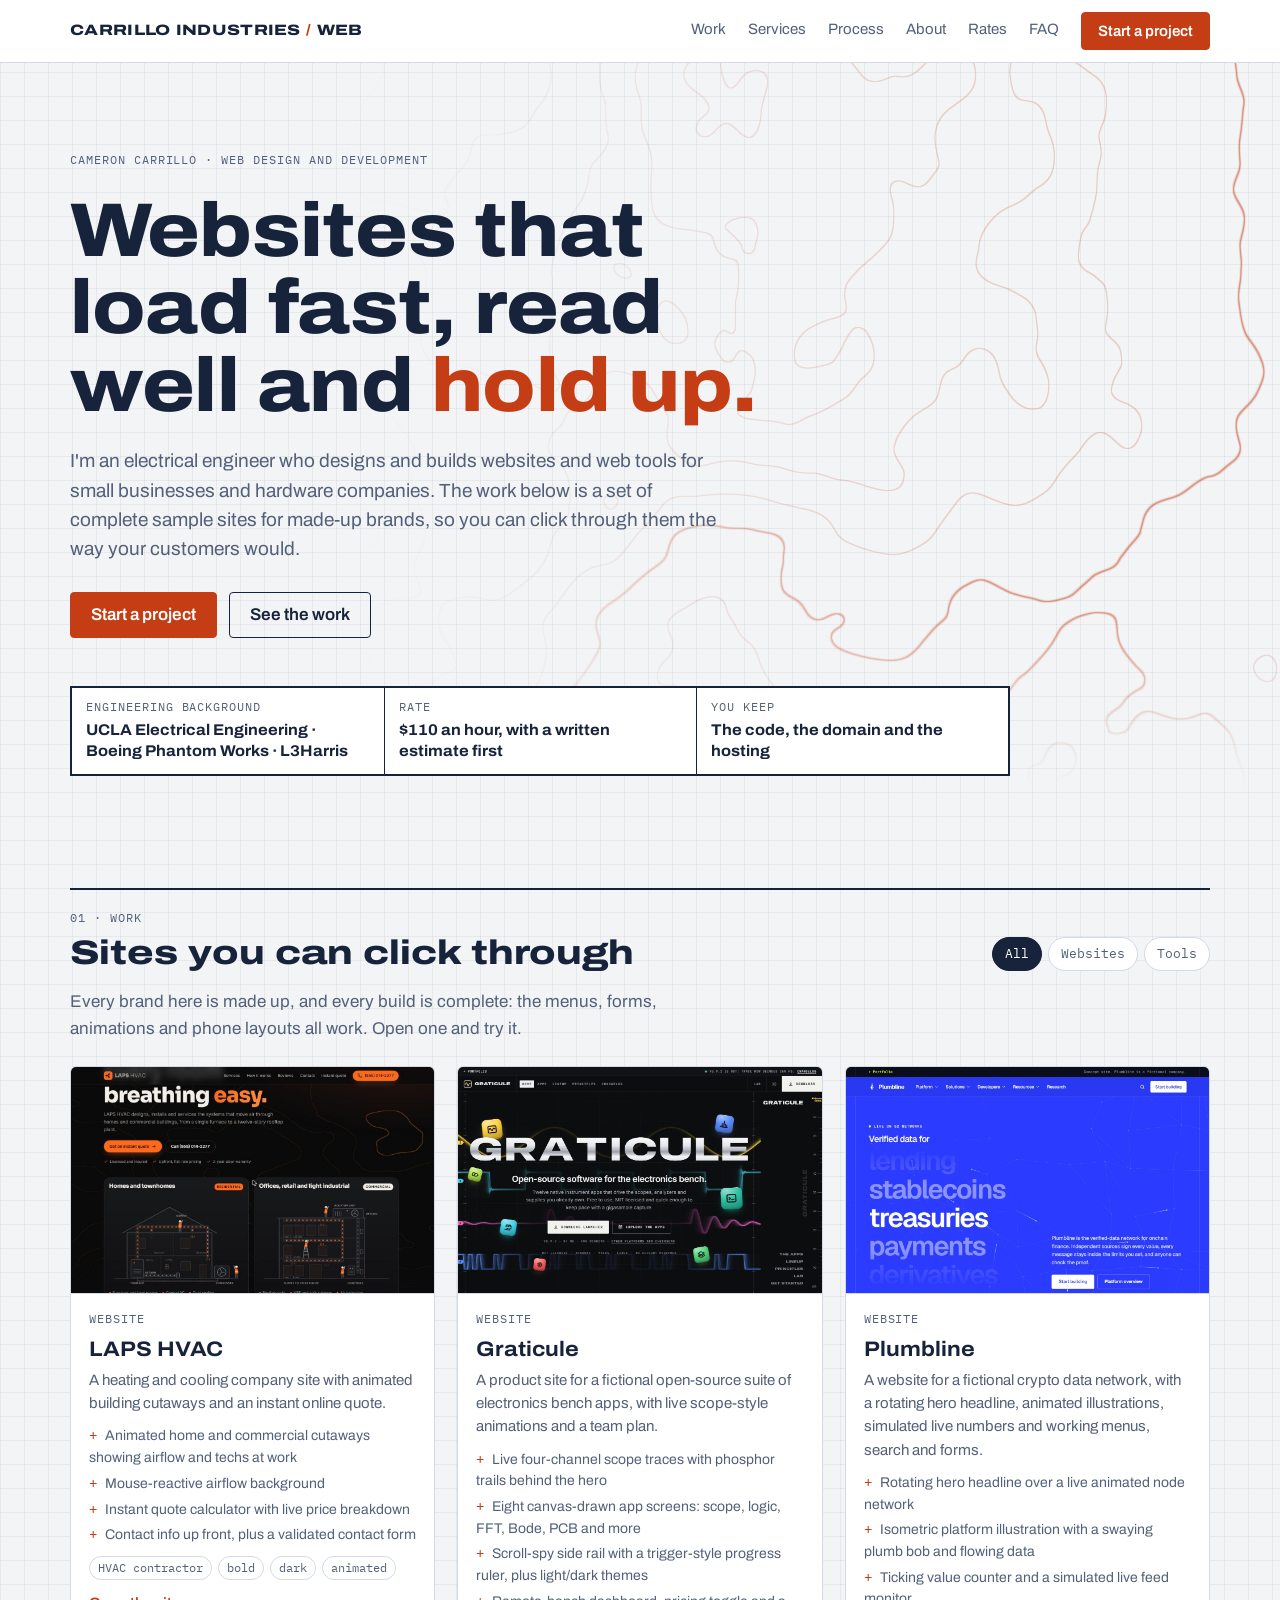
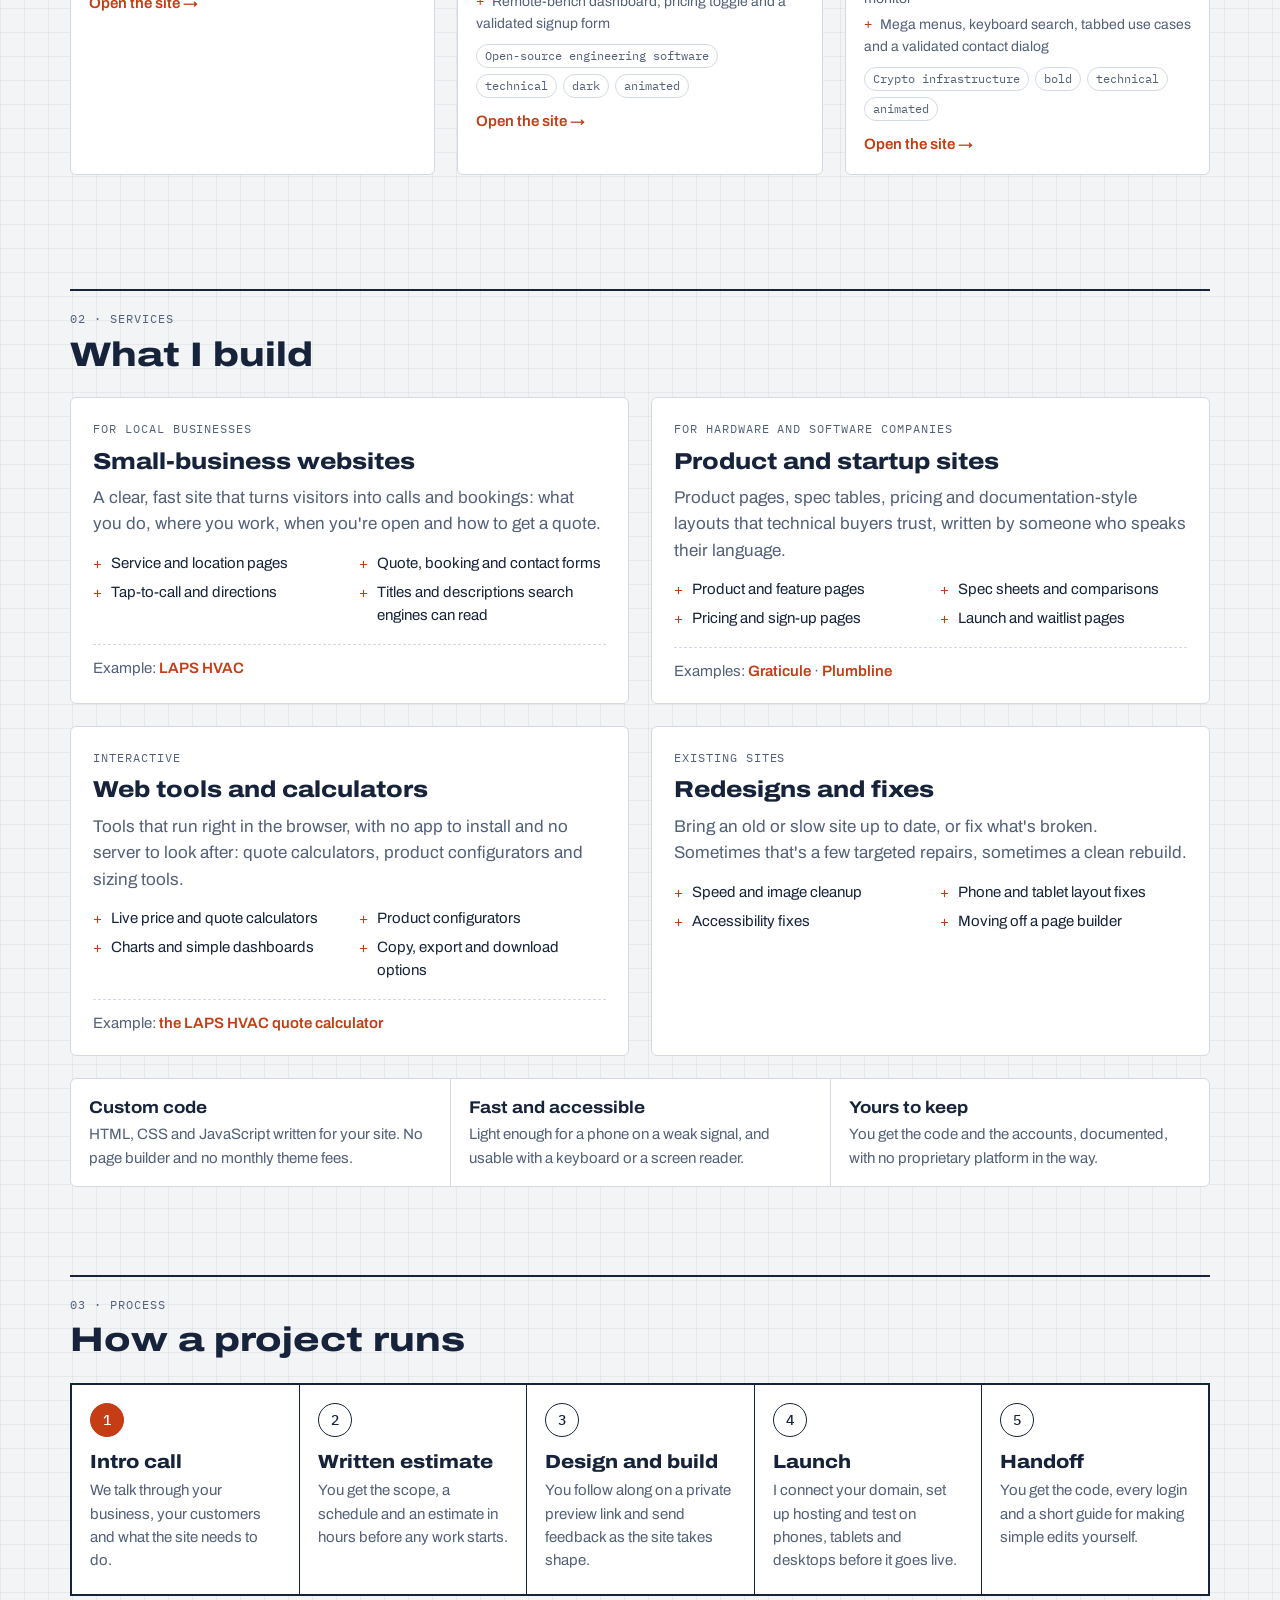
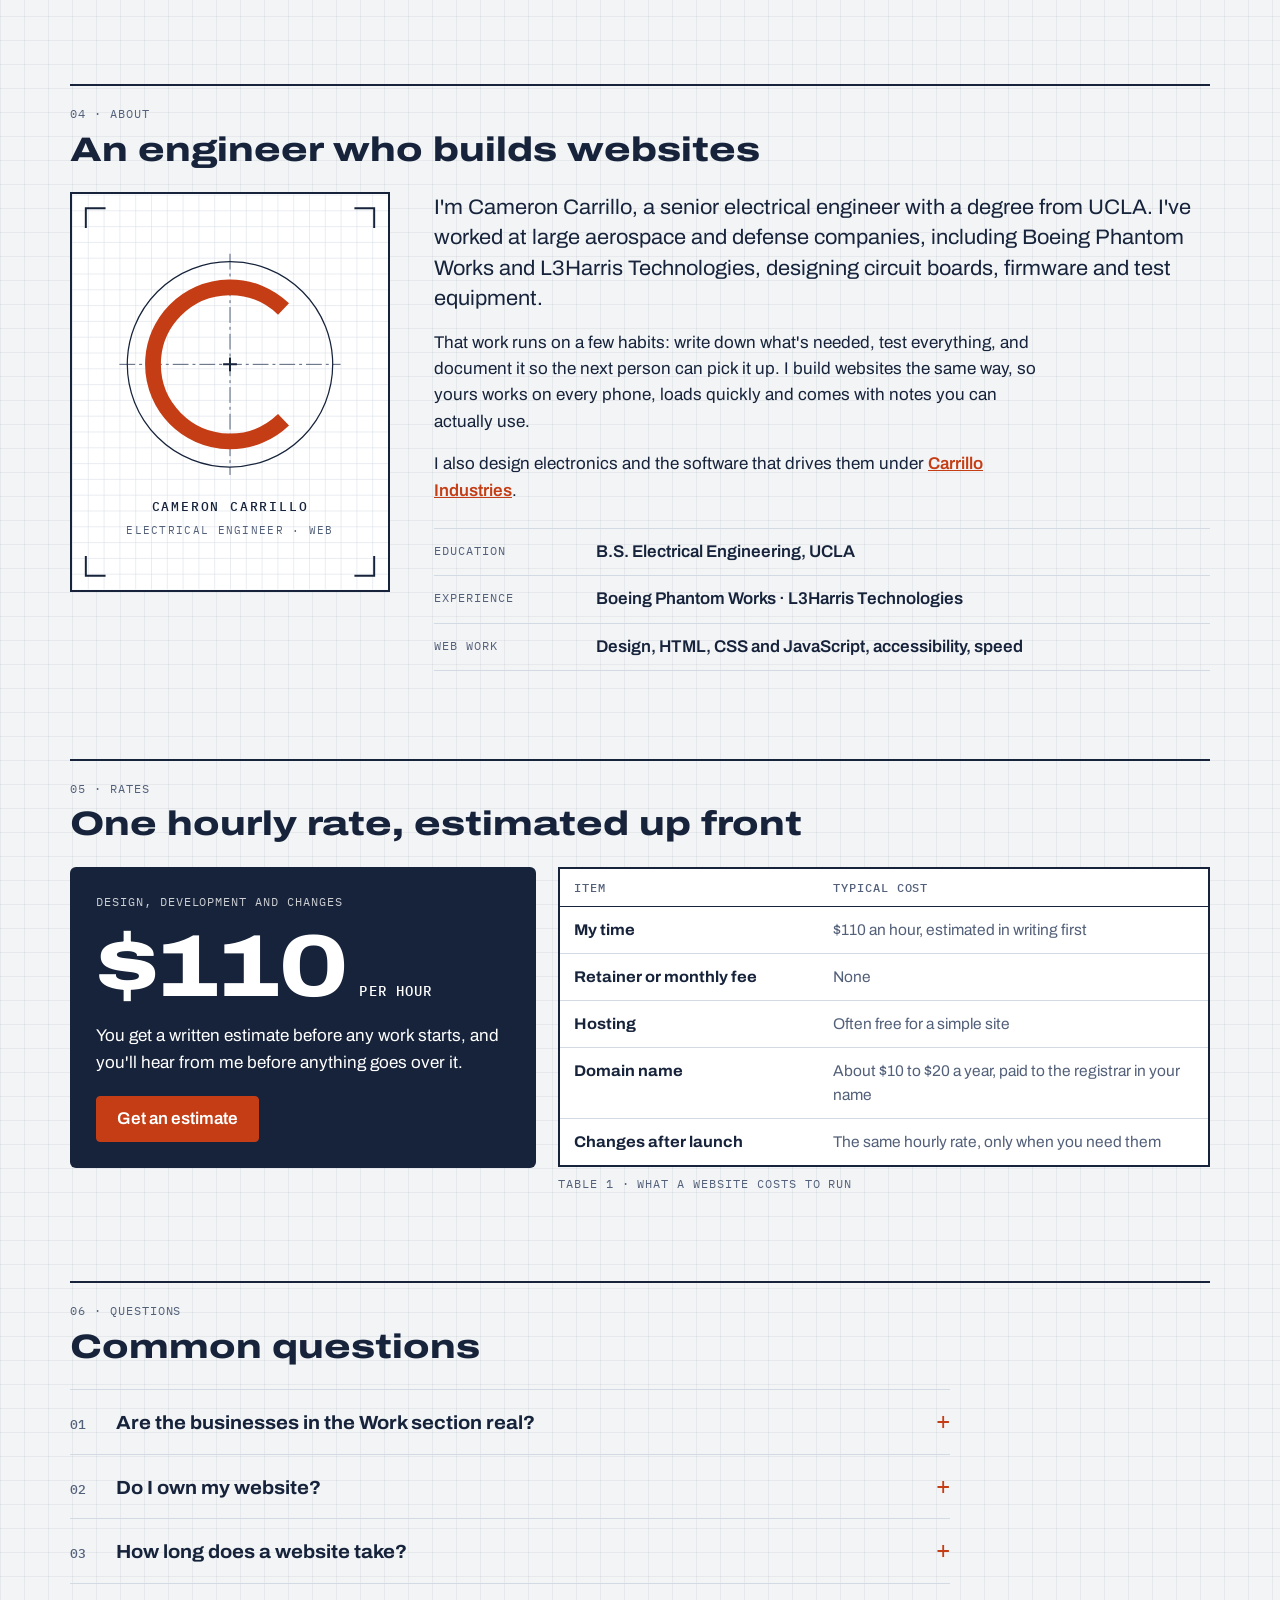
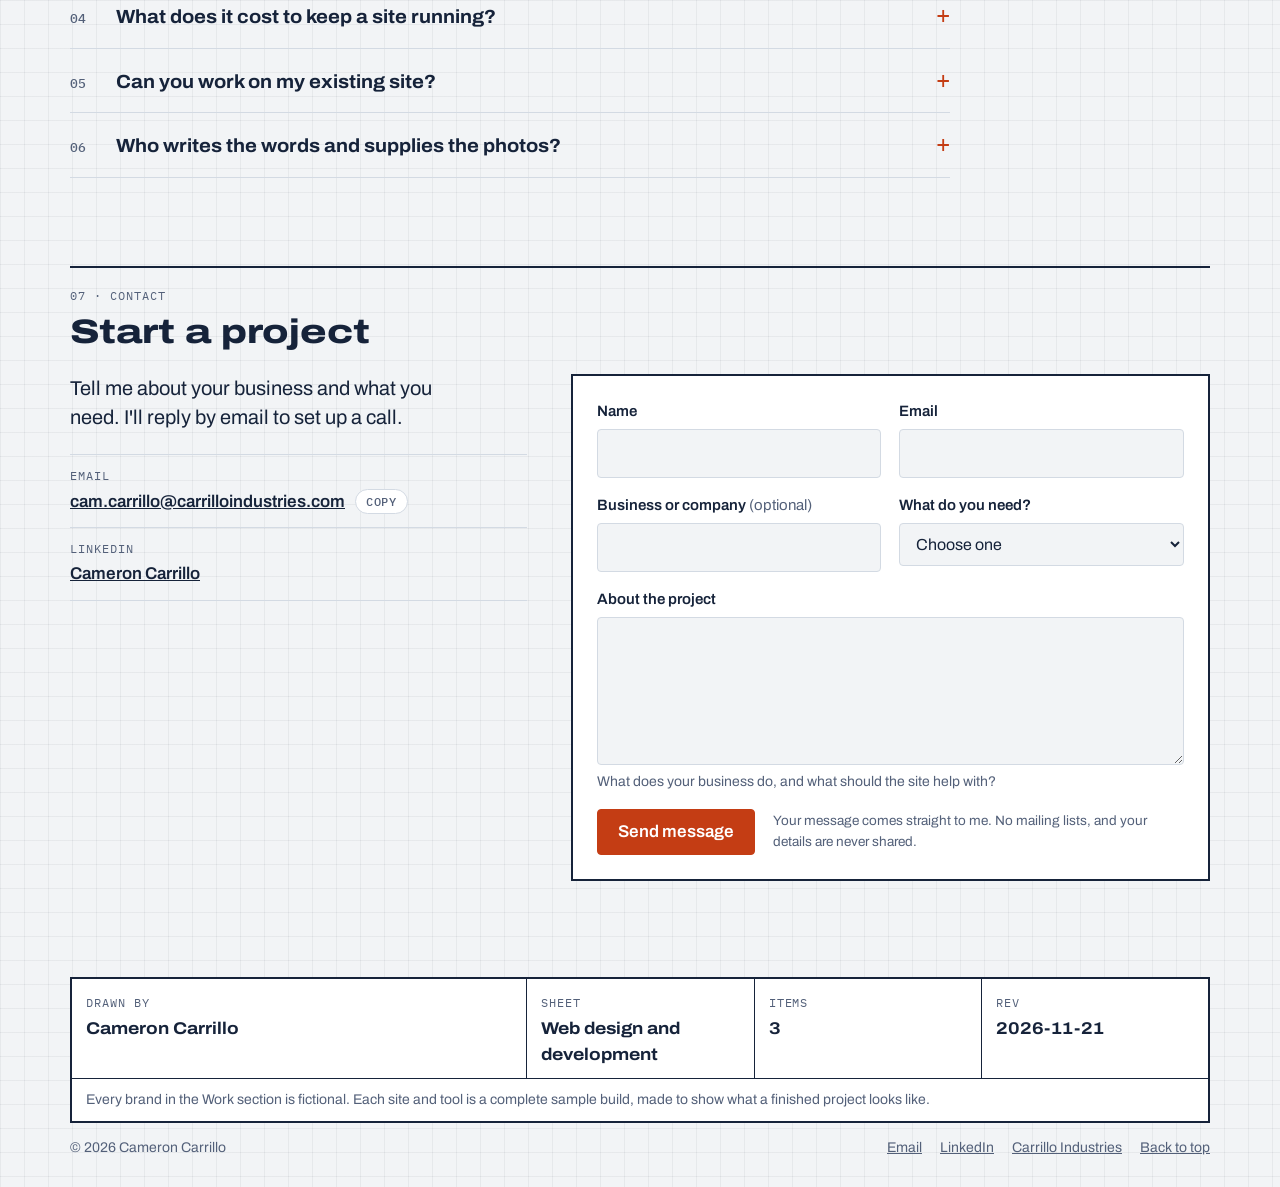
<file: index.html>
<!DOCTYPE html>
<html lang="en">
<head>
<meta charset="utf-8">
<meta name="viewport" content="width=device-width, initial-scale=1">
<title>Cameron Carrillo · Web Design and Development</title>
<meta name="description" content="Fast, accessible websites and web tools for small businesses and hardware companies, designed and built by electrical engineer Cameron Carrillo.">
<link rel="canonical" href="https://carrilloindustries.com/web/">
<meta property="og:type" content="website">
<meta property="og:site_name" content="Carrillo Industries">
<meta property="og:title" content="Cameron Carrillo · Web Design and Development">
<meta property="og:description" content="Websites that load fast, read well and hold up, built by an electrical engineer. $110 an hour, with a written estimate before any work starts.">
<meta property="og:url" content="https://carrilloindustries.com/web/">
<meta property="og:image" content="https://carrilloindustries.com/web/assets/og.jpg">
<meta property="og:image:width" content="1200">
<meta property="og:image:height" content="630">
<meta name="twitter:card" content="summary_large_image">
<link rel="icon" href="assets/favicon.svg" type="image/svg+xml">
<link rel="preconnect" href="https://fonts.googleapis.com">
<link rel="preconnect" href="https://fonts.gstatic.com" crossorigin>
<link rel="stylesheet" href="https://fonts.googleapis.com/css2?family=Archivo:wdth,wght@62..125,400..800&family=IBM+Plex+Mono:wght@400;500&display=swap">
<link rel="stylesheet" href="assets/home.css">
<script>
  /* Hide scroll-reveal elements before first paint. If the page script never runs, show everything after 3 s. */
  document.documentElement.classList.add("js");
  setTimeout(function () { if (!window.homeReady) document.documentElement.classList.add("no-reveal"); }, 3000);
</script>
<script src="assets/home.js" defer></script>
<script type="application/ld+json">
{
  "@context": "https://schema.org",
  "@type": "ProfessionalService",
  "name": "Carrillo Industries · Web design and development",
  "url": "https://carrilloindustries.com/web/",
  "email": "cam.carrillo@carrilloindustries.com",
  "description": "Websites and web tools for small businesses and hardware companies.",
  "priceRange": "$110 per hour",
  "founder": {
    "@type": "Person",
    "name": "Cameron Carrillo",
    "jobTitle": "Electrical engineer and web developer",
    "alumniOf": { "@type": "CollegeOrUniversity", "name": "University of California, Los Angeles" },
    "sameAs": ["https://www.linkedin.com/in/cameron-carrillo-446660215/", "https://carrilloindustries.com/"]
  }
}
</script>
</head>
<body>
<a class="skip" href="#main">Skip to content</a>

<header class="bar" id="top">
  <div class="wrap bar-row">
    <a class="mark" href="./">CARRILLO&nbsp;INDUSTRIES<span> /</span> WEB</a>
    <nav class="nav" id="site-nav" aria-label="Main">
      <a href="#work">Work</a>
      <a href="#services">Services</a>
      <a href="#process">Process</a>
      <a href="#about">About</a>
      <a href="#rates">Rates</a>
      <a href="#faq">FAQ</a>
      <a class="btn primary nav-cta" href="#contact">Start a project</a>
    </nav>
    <button class="menu-btn" type="button" aria-expanded="false" aria-controls="site-nav">
      <span class="menu-icon" aria-hidden="true"></span>Menu
    </button>
  </div>
</header>

<main id="main">
  <div class="hero-band">
    <canvas class="hero-fx" aria-hidden="true"></canvas>
    <div class="wrap">
      <section class="hero" aria-labelledby="hero-title">
        <span class="label" data-reveal>Cameron Carrillo · Web design and development</span>
        <h1 id="hero-title" data-reveal>Websites that load fast, read well and <em>hold up.</em></h1>
        <p class="lede" data-reveal>I'm an electrical engineer who designs and builds websites and web tools for small businesses and hardware companies. The work below is a set of complete sample sites for made-up brands, so you can click through them the way your customers would.</p>
        <div class="ctas" data-reveal>
          <a class="btn primary" href="#contact">Start a project</a>
          <a class="btn" href="#work">See the work</a>
        </div>
        <dl class="specs" data-reveal>
          <div><dt class="label">Engineering background</dt><dd>UCLA Electrical Engineering · Boeing Phantom Works · L3Harris</dd></div>
          <div><dt class="label">Rate</dt><dd>$110 an hour, with a written estimate first</dd></div>
          <div><dt class="label">You keep</dt><dd>The code, the domain and the hosting</dd></div>
        </dl>
      </section>
    </div>
  </div>

  <div class="wrap">
    <section id="work" class="block" aria-labelledby="work-title">
      <div class="head" data-reveal>
        <div>
          <span class="label">01 · Work</span>
          <h2 id="work-title">Sites you can click through</h2>
        </div>
        <div class="filters" role="group" aria-label="Filter work">
          <button type="button" data-f="all" aria-pressed="true">All</button>
          <button type="button" data-f="site" aria-pressed="false">Websites</button>
          <button type="button" data-f="tool" aria-pressed="false">Tools</button>
        </div>
      </div>
      <p class="intro" data-reveal>Every brand here is made up, and every build is complete: the menus, forms, animations and phone layouts all work. Open one and try it.</p>
      <div class="grid" id="grid" aria-live="polite"></div>
      <noscript><p class="empty">Turn on JavaScript to see the work.</p></noscript>
      <div class="more"><button type="button" class="btn" id="show-all" hidden>Show all work</button></div>
    </section>

    <section id="services" class="block" aria-labelledby="services-title">
      <div class="head" data-reveal>
        <div>
          <span class="label">02 · Services</span>
          <h2 id="services-title">What I build</h2>
        </div>
      </div>
      <div class="services">
        <article class="service" data-reveal>
          <span class="label">For local businesses</span>
          <h3>Small-business websites</h3>
          <p>A clear, fast site that turns visitors into calls and bookings: what you do, where you work, when you're open and how to get a quote.</p>
          <ul class="ticks">
            <li>Service and location pages</li>
            <li>Quote, booking and contact forms</li>
            <li>Tap-to-call and directions</li>
            <li>Titles and descriptions search engines can read</li>
          </ul>
          <p class="example">Example: <a href="sites/laps-hvac/">LAPS HVAC</a></p>
        </article>
        <article class="service" data-reveal>
          <span class="label">For hardware and software companies</span>
          <h3>Product and startup sites</h3>
          <p>Product pages, spec tables, pricing and documentation-style layouts that technical buyers trust, written by someone who speaks their language.</p>
          <ul class="ticks">
            <li>Product and feature pages</li>
            <li>Spec sheets and comparisons</li>
            <li>Pricing and sign-up pages</li>
            <li>Launch and waitlist pages</li>
          </ul>
          <p class="example">Examples: <a href="sites/graticule/">Graticule</a> · <a href="sites/plumbline/">Plumbline</a></p>
        </article>
        <article class="service" data-reveal>
          <span class="label">Interactive</span>
          <h3>Web tools and calculators</h3>
          <p>Tools that run right in the browser, with no app to install and no server to look after: quote calculators, product configurators and sizing tools.</p>
          <ul class="ticks">
            <li>Live price and quote calculators</li>
            <li>Product configurators</li>
            <li>Charts and simple dashboards</li>
            <li>Copy, export and download options</li>
          </ul>
          <p class="example">Example: <a href="sites/laps-hvac/">the LAPS HVAC quote calculator</a></p>
        </article>
        <article class="service" data-reveal>
          <span class="label">Existing sites</span>
          <h3>Redesigns and fixes</h3>
          <p>Bring an old or slow site up to date, or fix what's broken. Sometimes that's a few targeted repairs, sometimes a clean rebuild.</p>
          <ul class="ticks">
            <li>Speed and image cleanup</li>
            <li>Phone and tablet layout fixes</li>
            <li>Accessibility fixes</li>
            <li>Moving off a page builder</li>
          </ul>
        </article>
      </div>
      <ul class="standards" data-reveal>
        <li><b>Custom code</b>HTML, CSS and JavaScript written for your site. No page builder and no monthly theme fees.</li>
        <li><b>Fast and accessible</b>Light enough for a phone on a weak signal, and usable with a keyboard or a screen reader.</li>
        <li><b>Yours to keep</b>You get the code and the accounts, documented, with no proprietary platform in the way.</li>
      </ul>
    </section>

    <section id="process" class="block" aria-labelledby="process-title">
      <div class="head" data-reveal>
        <div>
          <span class="label">03 · Process</span>
          <h2 id="process-title">How a project runs</h2>
        </div>
      </div>
      <ol class="steps" data-reveal>
        <li class="step"><span class="num" aria-hidden="true">1</span><h3>Intro call</h3><p>We talk through your business, your customers and what the site needs to do.</p></li>
        <li class="step"><span class="num" aria-hidden="true">2</span><h3>Written estimate</h3><p>You get the scope, a schedule and an estimate in hours before any work starts.</p></li>
        <li class="step"><span class="num" aria-hidden="true">3</span><h3>Design and build</h3><p>You follow along on a private preview link and send feedback as the site takes shape.</p></li>
        <li class="step"><span class="num" aria-hidden="true">4</span><h3>Launch</h3><p>I connect your domain, set up hosting and test on phones, tablets and desktops before it goes live.</p></li>
        <li class="step"><span class="num" aria-hidden="true">5</span><h3>Handoff</h3><p>You get the code, every login and a short guide for making simple edits yourself.</p></li>
      </ol>
    </section>

    <section id="about" class="block" aria-labelledby="about-title">
      <div class="head" data-reveal>
        <div>
          <span class="label">04 · About</span>
          <h2 id="about-title">An engineer who builds websites</h2>
        </div>
      </div>
      <div class="about-grid">
        <div class="stamp" data-reveal aria-hidden="true">
          <svg class="stamp-art" viewBox="0 0 320 400">
            <defs><pattern id="stamp-grid" width="16" height="16" patternUnits="userSpaceOnUse"><path class="s-grid" d="M16 0H0V16"/></pattern></defs>
            <rect width="320" height="400" fill="url(#stamp-grid)"/>
            <path class="s-ink" d="M14 34V14H34M286 14H306V34M306 366V386H286M34 386H14V366"/>
            <path class="s-center" d="M160 60V284M48 172H272"/>
            <circle class="s-thin" cx="160" cy="172" r="104"/>
            <path class="s-arc" d="M214.2 115.9A78 78 0 1 0 214.2 228.1"/>
            <path class="s-ink" d="M153 172h14M160 165v14"/>
            <text class="s-cap" x="160" y="320" text-anchor="middle">CAMERON CARRILLO</text>
            <text class="s-sub" x="160" y="344" text-anchor="middle">ELECTRICAL ENGINEER · WEB</text>
          </svg>
        </div>
        <div class="about-copy" data-reveal>
          <p class="about-lead">I'm Cameron Carrillo, a senior electrical engineer with a degree from UCLA. I've worked at large aerospace and defense companies, including Boeing Phantom Works and L3Harris Technologies, designing circuit boards, firmware and test equipment.</p>
          <p>That work runs on a few habits: write down what's needed, test everything, and document it so the next person can pick it up. I build websites the same way, so yours works on every phone, loads quickly and comes with notes you can actually use.</p>
          <p>I also design electronics and the software that drives them under <a href="https://carrilloindustries.com/">Carrillo Industries</a>.</p>
          <dl class="facts">
            <div><dt class="label">Education</dt><dd>B.S. Electrical Engineering, UCLA</dd></div>
            <div><dt class="label">Experience</dt><dd>Boeing Phantom Works · L3Harris Technologies</dd></div>
            <div><dt class="label">Web work</dt><dd>Design, HTML, CSS and JavaScript, accessibility, speed</dd></div>
          </dl>
        </div>
      </div>
    </section>

    <section id="rates" class="block" aria-labelledby="rates-title">
      <div class="head" data-reveal>
        <div>
          <span class="label">05 · Rates</span>
          <h2 id="rates-title">One hourly rate, estimated up front</h2>
        </div>
      </div>
      <div class="rates">
        <div class="rate-card" data-reveal>
          <span class="label">Design, development and changes</span>
          <p class="rate"><span class="amount">$110</span><span class="per">per hour</span></p>
          <p>You get a written estimate before any work starts, and you'll hear from me before anything goes over it.</p>
          <a class="btn primary" href="#contact">Get an estimate</a>
        </div>
        <table class="spec-table" data-reveal>
          <caption class="label">Table 1 · What a website costs to run</caption>
          <thead><tr><th scope="col">Item</th><th scope="col">Typical cost</th></tr></thead>
          <tbody>
            <tr><th scope="row">My time</th><td>$110 an hour, estimated in writing first</td></tr>
            <tr><th scope="row">Retainer or monthly fee</th><td>None</td></tr>
            <tr><th scope="row">Hosting</th><td>Often free for a simple site</td></tr>
            <tr><th scope="row">Domain name</th><td>About $10 to $20 a year, paid to the registrar in your name</td></tr>
            <tr><th scope="row">Changes after launch</th><td>The same hourly rate, only when you need them</td></tr>
          </tbody>
        </table>
      </div>
    </section>

    <section id="faq" class="block" aria-labelledby="faq-title">
      <div class="head" data-reveal>
        <div>
          <span class="label">06 · Questions</span>
          <h2 id="faq-title">Common questions</h2>
        </div>
      </div>
      <div class="faq">
        <details data-reveal>
          <summary>Are the businesses in the Work section real?</summary>
          <p>No. They're sample projects for made-up brands, built to show what a finished site looks like. Every menu, form and phone layout works, so try them yourself. Client projects will be added with the client's permission.</p>
        </details>
        <details data-reveal>
          <summary>Do I own my website?</summary>
          <p>Yes. The code is yours, and the domain and hosting accounts are set up in your name. If you ever want someone else to work on the site, nothing stands in the way.</p>
        </details>
        <details data-reveal>
          <summary>How long does a website take?</summary>
          <p>It depends on the size of the site and how quickly content and feedback come together. Your written estimate includes a schedule, so you'll know before we start.</p>
        </details>
        <details data-reveal>
          <summary>What does it cost to keep a site running?</summary>
          <p>A simple site can often be hosted for free. You'll pay for your domain name, usually $10 to $20 a year, and for any changes you ask me to make, at the same hourly rate.</p>
        </details>
        <details data-reveal>
          <summary>Can you work on my existing site?</summary>
          <p>Yes. I can fix, speed up or extend an existing site, or rebuild it if that's the better deal over time. We'll work out which on the intro call.</p>
        </details>
        <details data-reveal>
          <summary>Who writes the words and supplies the photos?</summary>
          <p>You know your business best, so the words start with you. I'll shape them into clear pages, and use your own photos or properly licensed stock images.</p>
        </details>
      </div>
    </section>

    <section id="contact" class="block" aria-labelledby="contact-title">
      <div class="head" data-reveal>
        <div>
          <span class="label">07 · Contact</span>
          <h2 id="contact-title">Start a project</h2>
        </div>
      </div>
      <div class="contact-grid">
        <div class="contact-copy" data-reveal>
          <p>Tell me about your business and what you need. I'll reply by email to set up a call.</p>
          <ul class="direct">
            <li>
              <span class="label">Email</span>
              <span class="direct-row"><a href="mailto:cam.carrillo@carrilloindustries.com">cam.carrillo@carrilloindustries.com</a><button type="button" class="copy" data-copy="cam.carrillo@carrilloindustries.com">Copy</button></span>
            </li>
            <li>
              <span class="label">LinkedIn</span>
              <a href="https://www.linkedin.com/in/cameron-carrillo-446660215/" target="_blank" rel="noopener">Cameron Carrillo</a>
            </li>
          </ul>
        </div>
        <form class="form" id="contact-form" action="mailto:cam.carrillo@carrilloindustries.com" method="post" enctype="text/plain" data-endpoint="https://script.google.com/macros/s/AKfycbwzS_slqG1SfFZbzLh1zLfcxiCBCinFiUXAZiLB3kJzZ6Xf8PcMhW62DJYUS49ihqb1/exec" novalidate data-reveal>
          <div class="field">
            <label for="f-name">Name</label>
            <input id="f-name" name="name" type="text" autocomplete="name" required aria-describedby="f-name-err">
            <p class="err" id="f-name-err"></p>
          </div>
          <div class="field">
            <label for="f-email">Email</label>
            <input id="f-email" name="email" type="email" autocomplete="email" required aria-describedby="f-email-err">
            <p class="err" id="f-email-err"></p>
          </div>
          <div class="field">
            <label for="f-company">Business or company <span class="opt">(optional)</span></label>
            <input id="f-company" name="company" type="text" autocomplete="organization">
          </div>
          <div class="field">
            <label for="f-need">What do you need?</label>
            <select id="f-need" name="need" required aria-describedby="f-need-err">
              <option value="">Choose one</option>
              <option>A new website</option>
              <option>A redesign of my current site</option>
              <option>A web tool or calculator</option>
              <option>Fixes or changes to a site</option>
              <option>Something else</option>
            </select>
            <p class="err" id="f-need-err"></p>
          </div>
          <div class="field wide">
            <label for="f-message">About the project</label>
            <textarea id="f-message" name="message" rows="5" required aria-describedby="f-message-hint f-message-err"></textarea>
            <p class="hint" id="f-message-hint">What does your business do, and what should the site help with?</p>
            <p class="err" id="f-message-err"></p>
          </div>
          <div class="trap">
            <label for="f-trap">Leave this field empty</label>
            <input id="f-trap" name="_gotcha" type="text" tabindex="-1" autocomplete="off">
          </div>
          <div class="form-foot wide">
            <button class="btn primary" type="submit">Send message</button>
            <p class="fine">Your message comes straight to me. No mailing lists, and your details are never shared.</p>
          </div>
          <div class="status wide" id="form-status" role="status" aria-live="polite"></div>
        </form>
      </div>
    </section>
  </div>
</main>

<footer class="wrap titleblock">
  <div class="tb" data-reveal>
    <div><span class="label">Drawn by</span><div class="v">Cameron Carrillo</div></div>
    <div><span class="label">Sheet</span><div class="v">Web design and development</div></div>
    <div><span class="label">Items</span><div class="v" id="tb-count">0</div></div>
    <div><span class="label">Rev</span><div class="v" id="tb-rev">—</div></div>
    <div class="note">Every brand in the Work section is fictional. Each site and tool is a complete sample build, made to show what a finished project looks like.</div>
  </div>
  <div class="foot-row">
    <p>© <span id="year">2026</span> Cameron Carrillo</p>
    <nav aria-label="Footer">
      <a href="mailto:cam.carrillo@carrilloindustries.com">Email</a>
      <a href="https://www.linkedin.com/in/cameron-carrillo-446660215/" target="_blank" rel="noopener">LinkedIn</a>
      <a href="https://carrilloindustries.com/">Carrillo Industries</a>
      <a href="#top">Back to top</a>
    </nav>
  </div>
</footer>
</body>
</html>
</file>
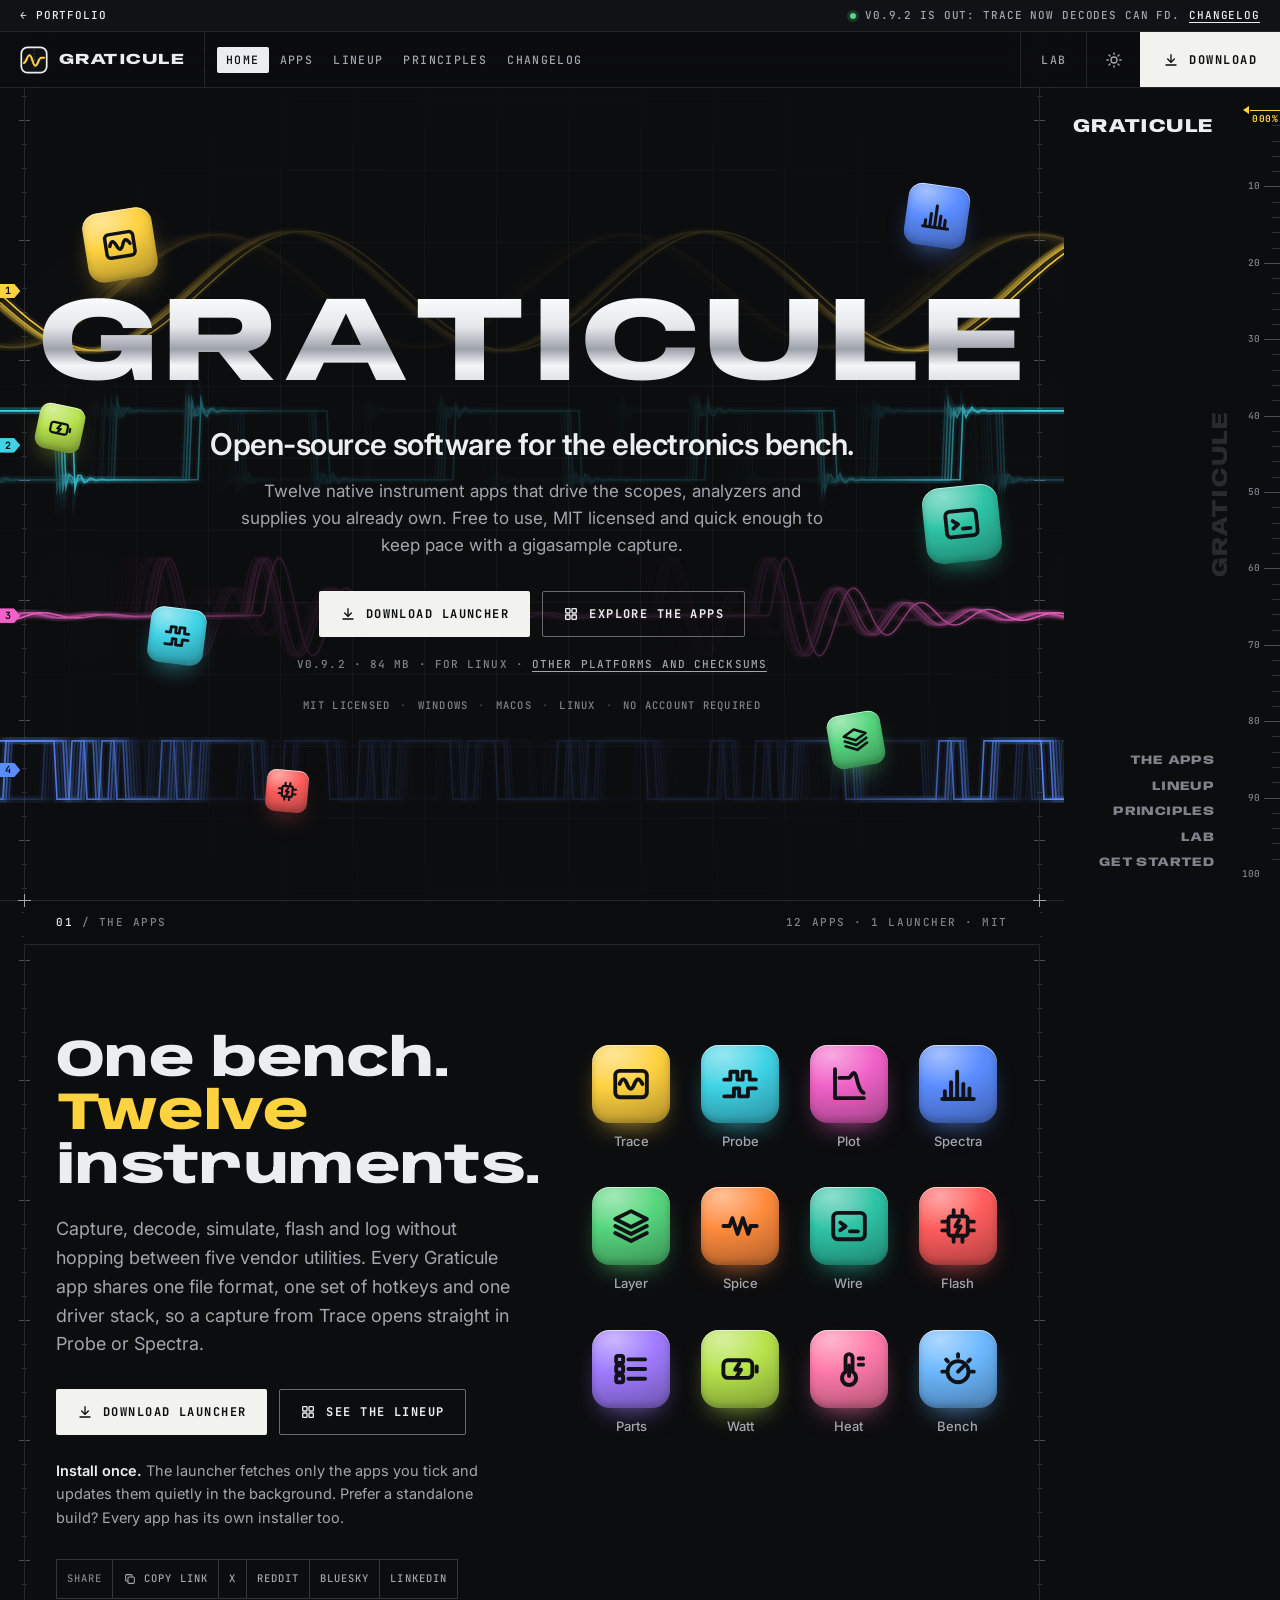
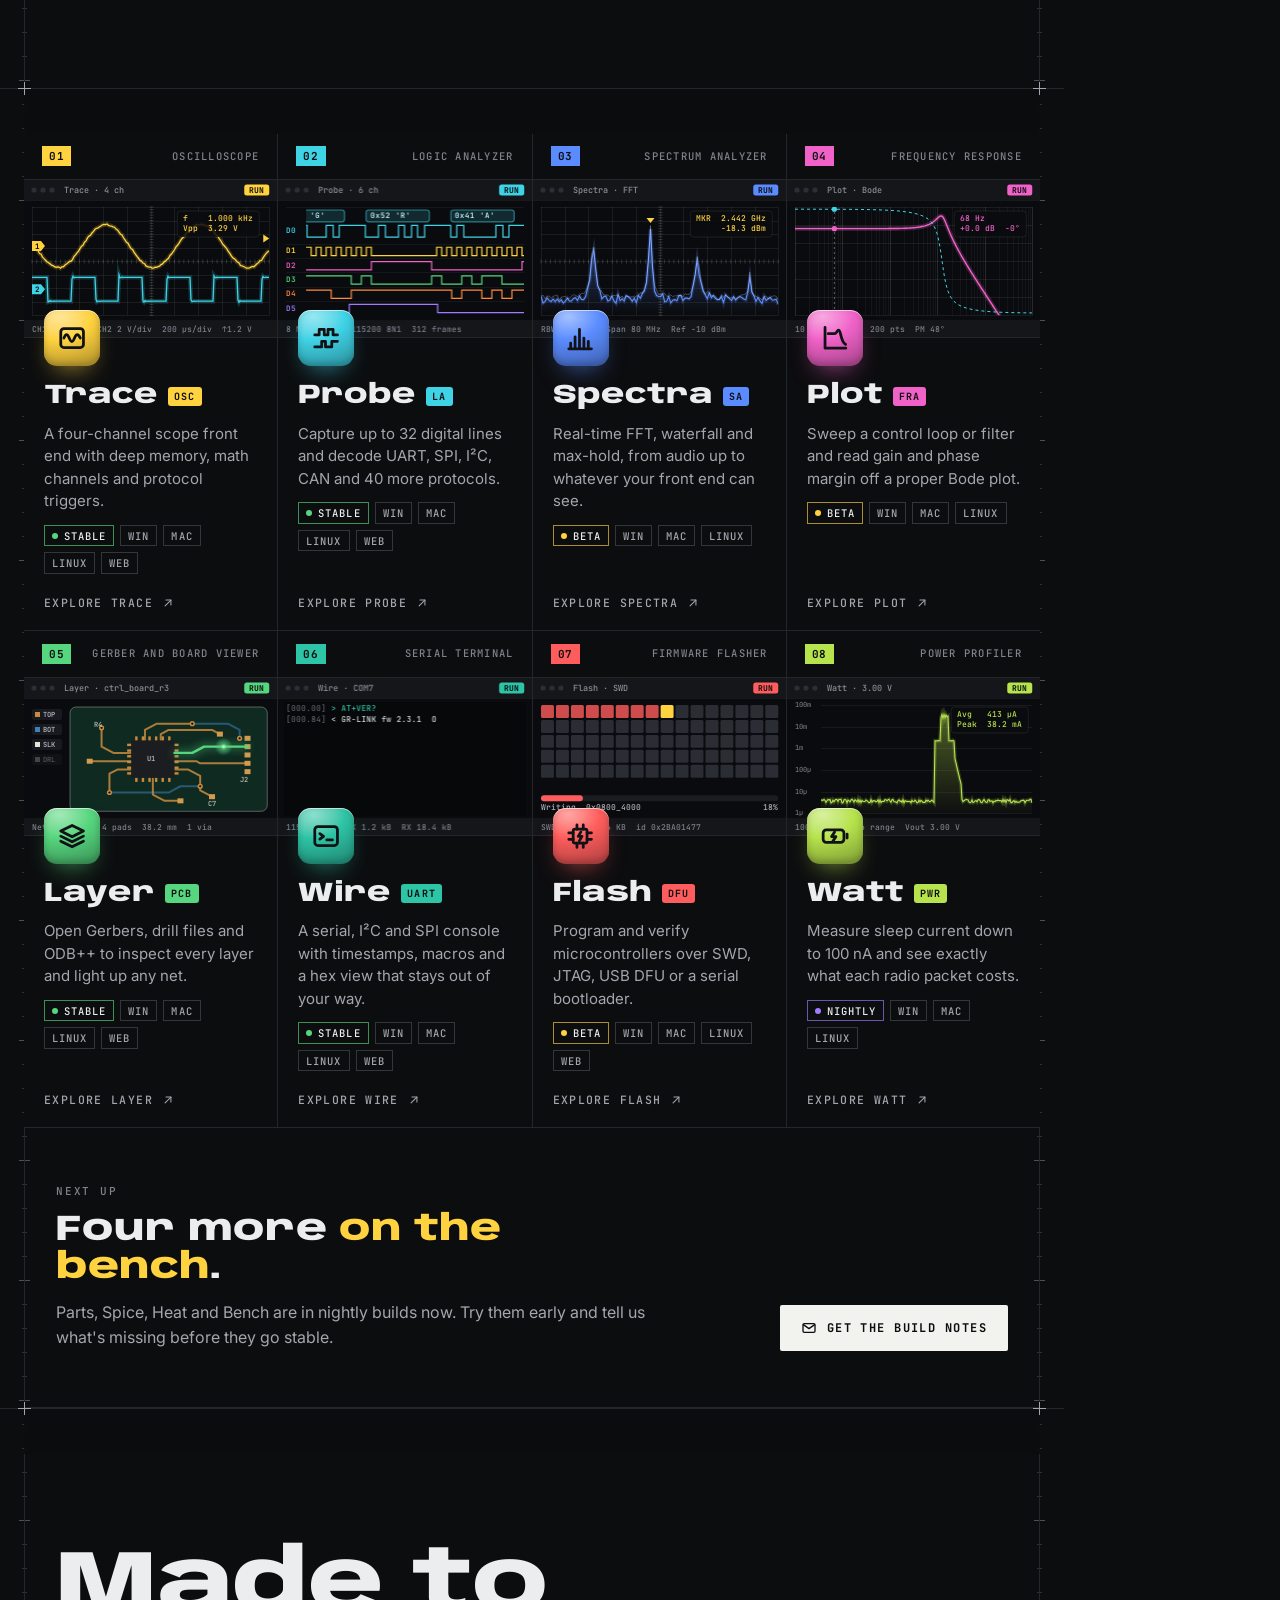
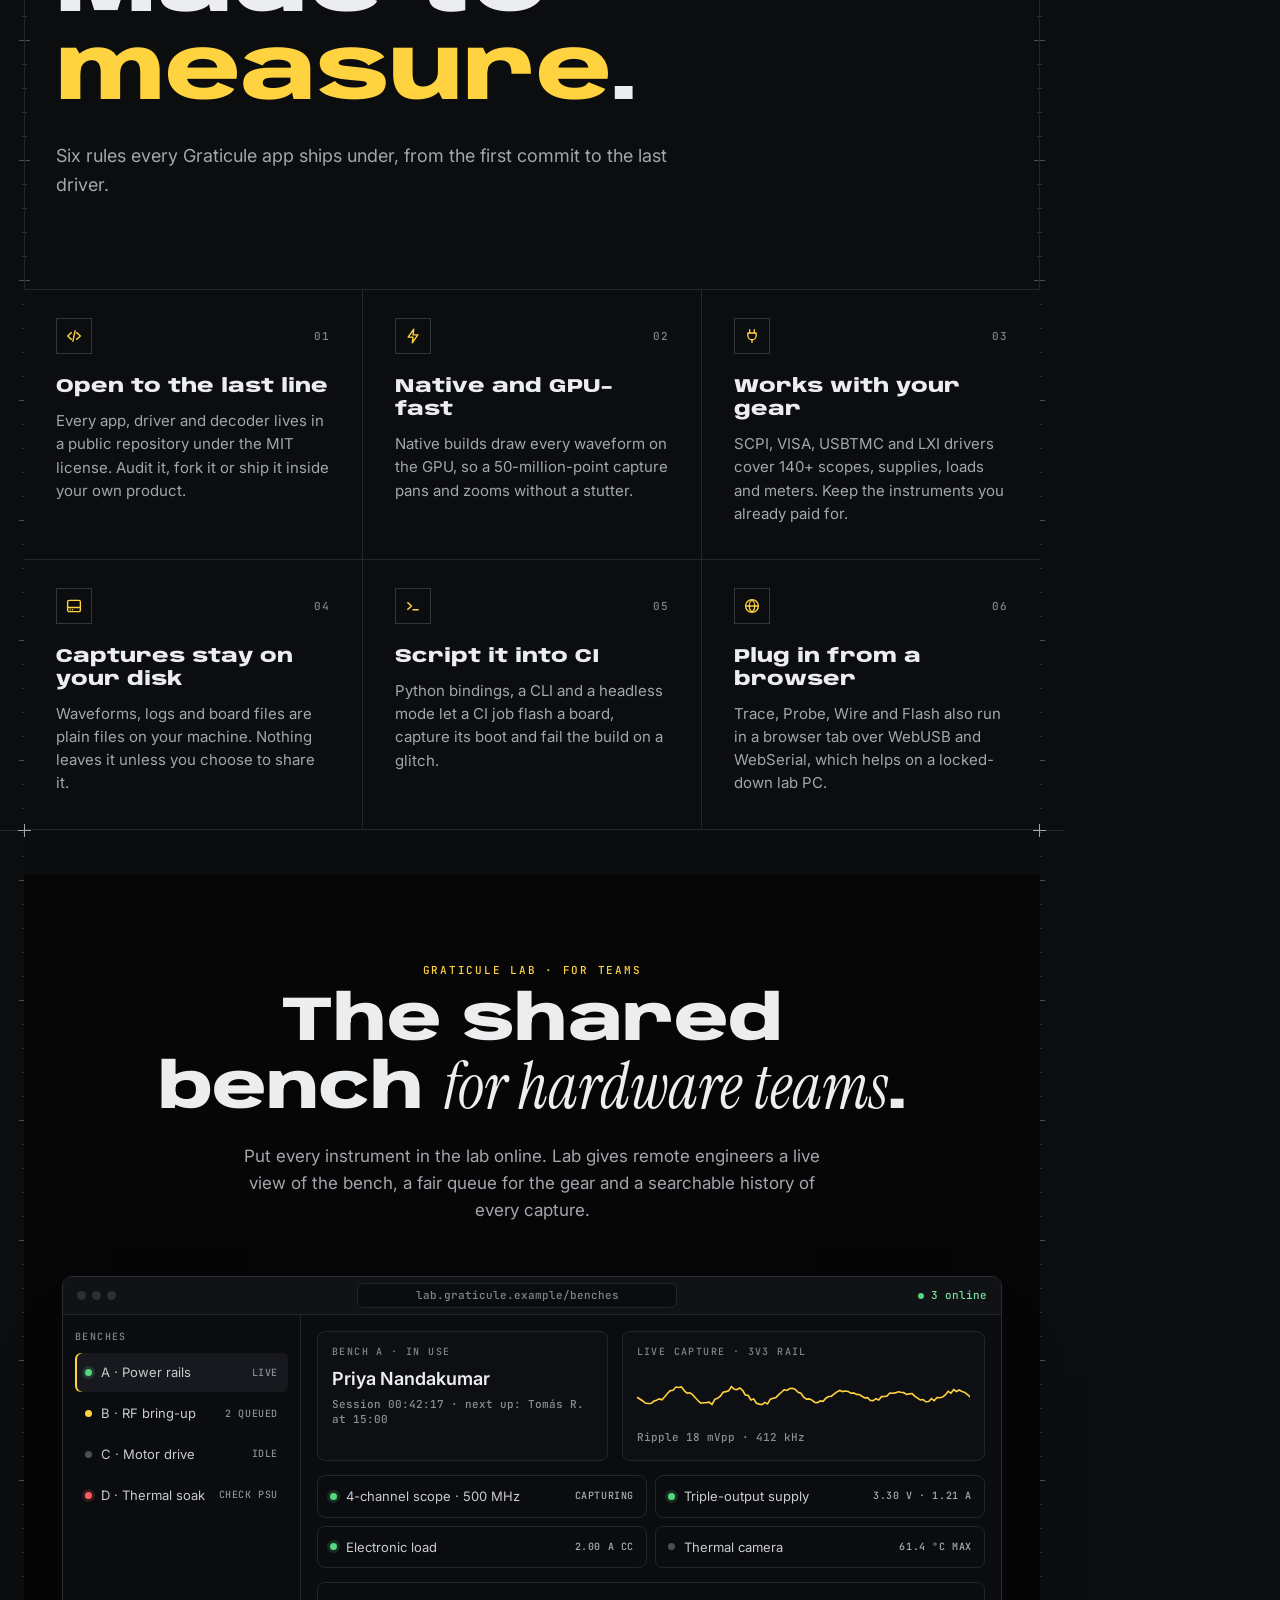
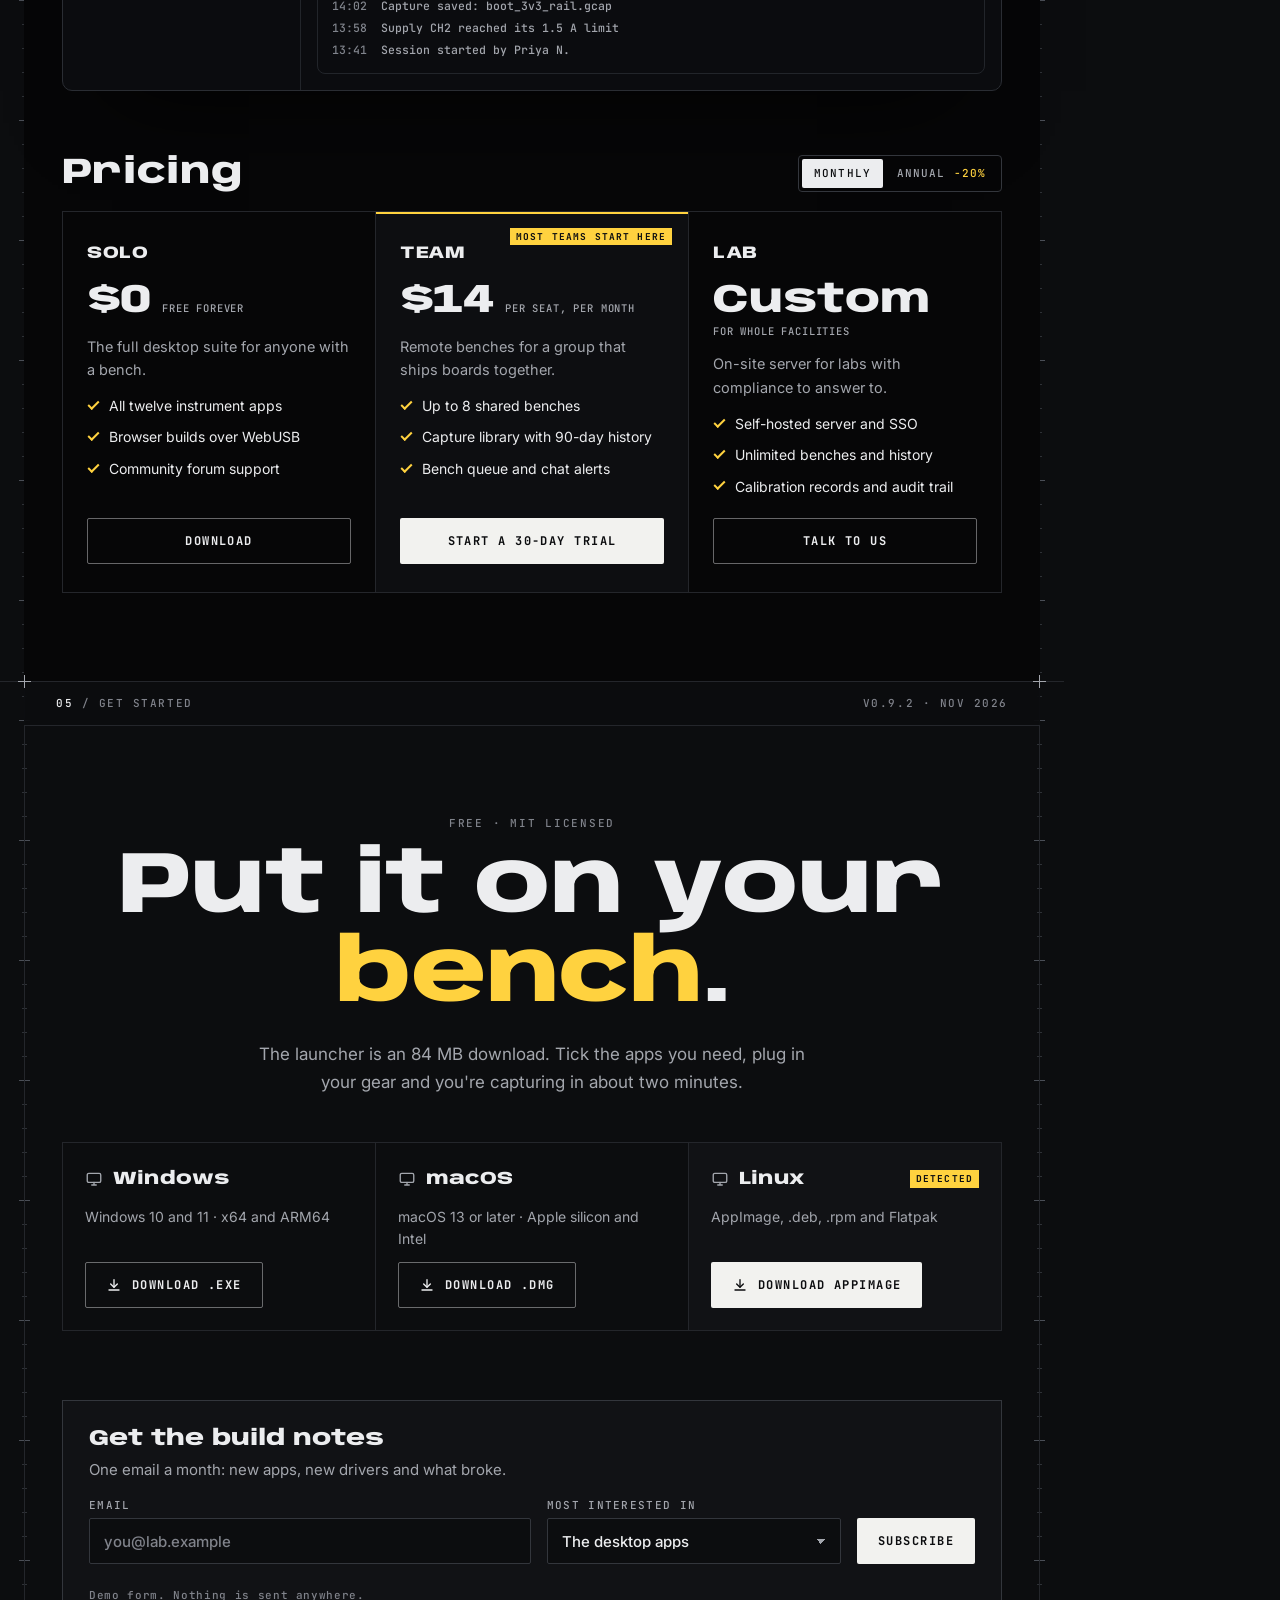
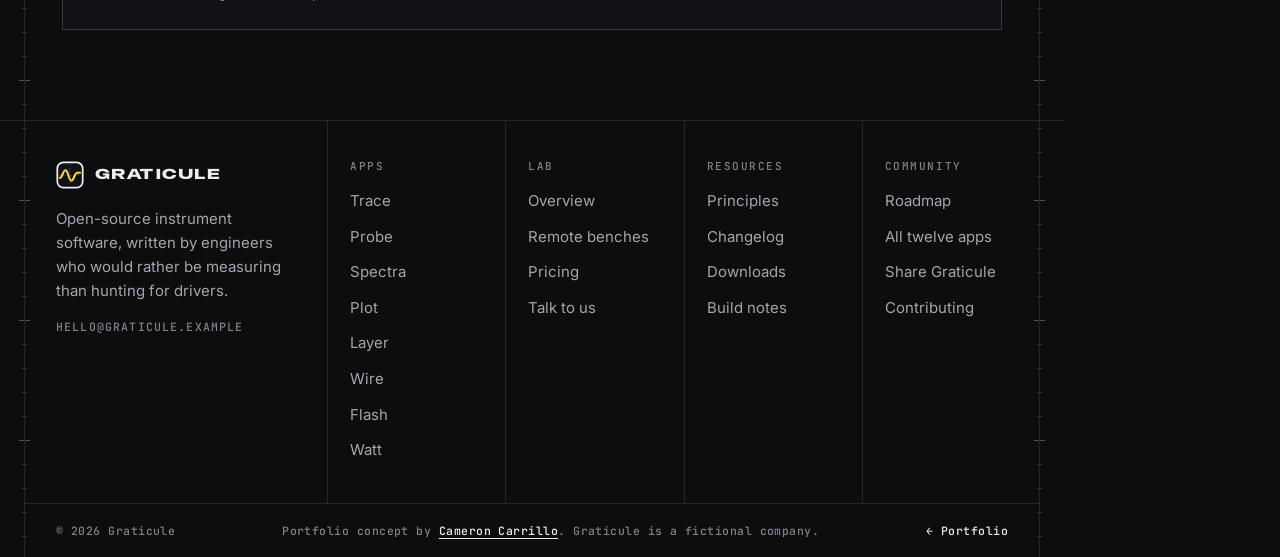
<file: sites/graticule/index.html>
<!DOCTYPE html>
<html lang="en" data-theme="dark">
<head>
<meta charset="utf-8">
<meta name="viewport" content="width=device-width, initial-scale=1">
<title>Graticule · Open-source software for the electronics bench</title>
<meta name="description" content="Graticule makes twelve open-source instrument apps for the electronics bench: scope, logic analyzer, spectrum, Bode, PCB viewer, serial terminal, flasher and more. Free, MIT licensed, no account required.">
<meta name="theme-color" content="#0C0D0F">
<meta name="color-scheme" content="dark light">
<link rel="preconnect" href="https://fonts.googleapis.com">
<link rel="preconnect" href="https://fonts.gstatic.com" crossorigin>
<link rel="stylesheet" href="https://fonts.googleapis.com/css2?family=Anybody:wdth,wght@125..150,700..800&amp;family=Instrument+Serif:ital@1&amp;family=Inter:wght@400;500;600&amp;family=JetBrains+Mono:wght@400;500;700&amp;display=swap">
<link rel="stylesheet" href="styles.css">
<script>
  (function () {
    var t = null;
    try { t = localStorage.getItem("graticule-theme"); } catch (e) { t = null; }
    if (t !== "light" && t !== "dark") t = "dark";
    document.documentElement.setAttribute("data-theme", t);
  })();
</script>
<script src="main.js" defer></script>
</head>
<body>
<a class="skip" href="#main">Skip to content</a>

<svg class="sprite" aria-hidden="true">
  <symbol id="g-trace" viewBox="0 0 24 24"><rect x="3" y="4.5" width="18" height="15" rx="2.5"/><path d="M5.5 12c1.4-3.6 2.8-3.6 4.2 0s2.8 3.6 4.2 0 2.8-3.6 4.6 0"/></symbol>
  <symbol id="g-probe" viewBox="0 0 24 24"><path d="M3 9.5h3.5V5h4v4.5h3V5h4v4.5H21"/><path d="M3 19h5.5v-4.5h3V19h5v-4.5H21"/></symbol>
  <symbol id="g-plot" viewBox="0 0 24 24"><path d="M4 3.5V20h16.5"/><path d="M6.5 8.5h5c1.6 0 2.1-2.8 3.2-2.8 1.3 0 1.5 3.4 2.6 6.6.8 2.4 1.7 4.2 3 4.7"/></symbol>
  <symbol id="g-spectra" viewBox="0 0 24 24"><path d="M4.5 20v-4M8 20v-9M11.5 20V5M15 20v-8M18.5 20v-5.5"/><path d="M3 20.5h18"/></symbol>
  <symbol id="g-layer" viewBox="0 0 24 24"><path d="M12 3.5 3 8l9 4.5L21 8z"/><path d="m3 12 9 4.5 9-4.5"/><path d="m3 16 9 4.5 9-4.5"/></symbol>
  <symbol id="g-spice" viewBox="0 0 24 24"><path d="M2.5 12h3.5l1.6-4.5 3 9 3-9 3 9 1.4-4.5h3.5"/></symbol>
  <symbol id="g-wire" viewBox="0 0 24 24"><rect x="3" y="4.5" width="18" height="15" rx="2.5"/><path d="m7 10 3 2.2L7 14.4"/><path d="M12.5 15H17"/></symbol>
  <symbol id="g-flash" viewBox="0 0 24 24"><rect x="6.5" y="6.5" width="11" height="11" rx="1.5"/><path d="M9.5 3v3.5M14.5 3v3.5M9.5 17.5V21M14.5 17.5V21M3 9.5h3.5M3 14.5h3.5M17.5 9.5H21M17.5 14.5H21"/><path d="m12.6 8.6-2.1 3.6h3l-2.1 3.6"/></symbol>
  <symbol id="g-parts" viewBox="0 0 24 24"><path d="M10.5 6.5H20M10.5 12H20M10.5 17.5H20"/><rect x="3.5" y="4.5" width="4" height="4" rx="1"/><rect x="3.5" y="10" width="4" height="4" rx="1"/><rect x="3.5" y="15.5" width="4" height="4" rx="1"/></symbol>
  <symbol id="g-watt" viewBox="0 0 24 24"><rect x="2.5" y="7" width="16.5" height="10" rx="2.5"/><path d="M21.5 10.5v3"/><path d="m11.6 8.8-2.4 3.6h3.4l-2.4 3.6"/></symbol>
  <symbol id="g-heat" viewBox="0 0 24 24"><path d="M10 13.6V5.5a2 2 0 1 1 4 0v8.1a4 4 0 1 1-4 0z"/><path d="M12 10v6"/><path d="M17.5 6H20M17.5 9.5H20"/></symbol>
  <symbol id="g-bench" viewBox="0 0 24 24"><circle cx="12" cy="13.5" r="6"/><path d="m12 13.5 3.2-3.2"/><path d="M12 3.5V5M5.2 6.6l1 1M18.8 6.6l-1 1M3 13.5h1.5M19.5 13.5H21"/></symbol>
  <symbol id="i-download" viewBox="0 0 24 24"><path d="M12 4v11"/><path d="m7 10.5 5 5 5-5"/><path d="M4.5 19.5h15"/></symbol>
  <symbol id="i-grid" viewBox="0 0 24 24"><rect x="4" y="4" width="6.5" height="6.5" rx="1"/><rect x="13.5" y="4" width="6.5" height="6.5" rx="1"/><rect x="4" y="13.5" width="6.5" height="6.5" rx="1"/><rect x="13.5" y="13.5" width="6.5" height="6.5" rx="1"/></symbol>
  <symbol id="i-arrow" viewBox="0 0 24 24"><path d="M7 17 17 7"/><path d="M8.5 7H17v8.5"/></symbol>
  <symbol id="i-sun" viewBox="0 0 24 24"><circle cx="12" cy="12" r="4"/><path d="M12 2.5v2M12 19.5v2M2.5 12h2M19.5 12h2M5.3 5.3l1.4 1.4M17.3 17.3l1.4 1.4M5.3 18.7l1.4-1.4M17.3 6.7l1.4-1.4"/></symbol>
  <symbol id="i-moon" viewBox="0 0 24 24"><path d="M20 14.5A8 8 0 0 1 9.5 4a8 8 0 1 0 10.5 10.5z"/></symbol>
  <symbol id="i-menu" viewBox="0 0 24 24"><path d="M4 7h16M4 12h16M4 17h16"/></symbol>
  <symbol id="i-close" viewBox="0 0 24 24"><path d="M6 6l12 12M18 6 6 18"/></symbol>
  <symbol id="i-copy" viewBox="0 0 24 24"><rect x="8.5" y="8.5" width="11" height="11" rx="2"/><path d="M15.5 8.5V6A1.5 1.5 0 0 0 14 4.5H6A1.5 1.5 0 0 0 4.5 6v8A1.5 1.5 0 0 0 6 15.5h2.5"/></symbol>
  <symbol id="i-check" viewBox="0 0 24 24"><path d="m5 12.5 4.5 4.5L19 7.5"/></symbol>
  <symbol id="i-monitor" viewBox="0 0 24 24"><rect x="3" y="4.5" width="18" height="12" rx="2"/><path d="M9 20h6M12 16.5V20"/></symbol>
  <symbol id="i-open" viewBox="0 0 24 24"><path d="m8.5 7.5-5 4.5 5 4.5"/><path d="m15.5 7.5 5 4.5-5 4.5"/><path d="m13.5 5-3 14"/></symbol>
  <symbol id="i-bolt" viewBox="0 0 24 24"><path d="M13 3 5.5 13.5H12L11 21l7.5-10.5H12z"/></symbol>
  <symbol id="i-plug" viewBox="0 0 24 24"><path d="M9 3.5V8M15 3.5V8"/><path d="M6.5 8h11v3.5a5.5 5.5 0 0 1-11 0z"/><path d="M12 17v3.5"/></symbol>
  <symbol id="i-disk" viewBox="0 0 24 24"><rect x="3.5" y="4.5" width="17" height="15" rx="2"/><path d="M3.5 14h17"/><path d="M7 17h.01M10 17h.01"/></symbol>
  <symbol id="i-terminal" viewBox="0 0 24 24"><path d="m5 7.5 5 4.5-5 4.5"/><path d="M12 17h7"/></symbol>
  <symbol id="i-globe" viewBox="0 0 24 24"><circle cx="12" cy="12" r="8.5"/><path d="M3.5 12h17M12 3.5c2.6 2.4 3.8 5.2 3.8 8.5s-1.2 6.1-3.8 8.5c-2.6-2.4-3.8-5.2-3.8-8.5s1.2-6.1 3.8-8.5z"/></symbol>
  <symbol id="i-mail" viewBox="0 0 24 24"><rect x="3" y="5.5" width="18" height="13" rx="2"/><path d="m3.5 7 8.5 6 8.5-6"/></symbol>
</svg>

<div class="frame" aria-hidden="true"></div>

<div class="strip">
  <div class="strip-in">
    <a class="back" href="../../">← Portfolio</a>
    <p class="strip-note"><span class="live-dot"></span><span class="strip-text">v0.9.2 is out: Trace now decodes CAN FD.</span> <button type="button" class="link-btn" data-open="changelog">Changelog</button></p>
  </div>
</div>

<header class="site-header">
  <div class="header-in">
    <a class="brand" href="#hero">
      <svg class="mark" viewBox="0 0 32 32" aria-hidden="true"><rect class="mark-box" x="1.5" y="1.5" width="29" height="29" rx="7"/><path class="mark-grid" d="M16 4v24M4 16h24"/><path class="mark-trace" d="M4.5 19.5c2.6 0 3.4-9 6.4-9s3.6 12 6.6 12 3.7-9 6.7-9h3.3"/></svg>
      <span class="brand-word">Graticule</span>
    </a>
    <nav class="nav" aria-label="Primary">
      <ul>
        <li><a class="is-active" href="#hero" aria-current="page">Home</a></li>
        <li><a href="#apps">Apps</a></li>
        <li><a href="#lineup">Lineup</a></li>
        <li><a href="#principles">Principles</a></li>
        <li><button type="button" class="nav-btn" data-open="changelog">Changelog</button></li>
      </ul>
    </nav>
    <div class="header-actions">
      <a class="hdr-link" href="#lab">Lab</a>
      <button type="button" class="icon-btn theme-toggle" aria-label="Switch to light theme">
        <svg class="ico ico-sun" viewBox="0 0 24 24" aria-hidden="true"><use href="#i-sun"/></svg>
        <svg class="ico ico-moon" viewBox="0 0 24 24" aria-hidden="true"><use href="#i-moon"/></svg>
      </button>
      <a class="btn btn-solid hdr-dl" href="#get-started"><svg class="ico" viewBox="0 0 24 24" aria-hidden="true"><use href="#i-download"/></svg>Download</a>
      <button type="button" class="icon-btn menu-toggle" aria-expanded="false" aria-controls="mobile-menu" aria-label="Open menu">
        <svg class="ico" viewBox="0 0 24 24" aria-hidden="true"><use class="menu-use" href="#i-menu"/></svg>
      </button>
    </div>
  </div>
</header>

<div class="mobile-menu" id="mobile-menu" hidden>
  <nav aria-label="Mobile">
    <ul>
      <li><a href="#hero"><span>00</span>Home</a></li>
      <li><a href="#apps"><span>01</span>The apps</a></li>
      <li><a href="#lineup"><span>02</span>Lineup</a></li>
      <li><a href="#principles"><span>03</span>Principles</a></li>
      <li><a href="#lab"><span>04</span>Graticule Lab</a></li>
      <li><a href="#get-started"><span>05</span>Get started</a></li>
    </ul>
  </nav>
  <div class="mobile-menu-foot">
    <a class="btn btn-solid" href="#get-started"><svg class="ico" viewBox="0 0 24 24" aria-hidden="true"><use href="#i-download"/></svg>Download launcher</a>
    <button type="button" class="btn btn-outline" data-open="changelog">Changelog</button>
  </div>
</div>

<main id="main">

  <section class="hero" id="hero" aria-labelledby="hero-title" data-rail="Graticule">
    <canvas class="hero-canvas" aria-hidden="true"></canvas>
    <div class="hero-float" aria-hidden="true">
      <span class="float f1"><span class="tile c-yellow"><svg viewBox="0 0 24 24"><use href="#g-trace"/></svg></span></span>
      <span class="float f2"><span class="tile c-cyan"><svg viewBox="0 0 24 24"><use href="#g-probe"/></svg></span></span>
      <span class="float f3"><span class="tile c-blue"><svg viewBox="0 0 24 24"><use href="#g-spectra"/></svg></span></span>
      <span class="float f4"><span class="tile c-teal"><svg viewBox="0 0 24 24"><use href="#g-wire"/></svg></span></span>
      <span class="float f5"><span class="tile c-lime"><svg viewBox="0 0 24 24"><use href="#g-watt"/></svg></span></span>
      <span class="float f6"><span class="tile c-green"><svg viewBox="0 0 24 24"><use href="#g-layer"/></svg></span></span>
      <span class="float f7"><span class="tile c-red"><svg viewBox="0 0 24 24"><use href="#g-flash"/></svg></span></span>
    </div>
    <div class="hero-in">
      <h1 class="wordmark" id="hero-title"><span>G</span><span>r</span><span>a</span><span>t</span><span>i</span><span>c</span><span>u</span><span>l</span><span>e</span></h1>
      <p class="tagline">Open-source software for the electronics bench.</p>
      <p class="lede">Twelve native instrument apps that drive the scopes, analyzers and supplies you already own. Free to use, MIT licensed and quick enough to keep pace with a gigasample capture.</p>
      <div class="cta-row">
        <a class="btn btn-solid" href="#get-started"><svg class="ico" viewBox="0 0 24 24" aria-hidden="true"><use href="#i-download"/></svg>Download launcher</a>
        <a class="btn btn-outline" href="#apps"><svg class="ico" viewBox="0 0 24 24" aria-hidden="true"><use href="#i-grid"/></svg>Explore the apps</a>
      </div>
      <p class="caption"><span class="os-caption">v0.9.2 · 84 MB · Windows, macOS and Linux</span> · <a href="#get-started">Other platforms and checksums</a></p>
      <ul class="badges">
        <li>MIT licensed</li>
        <li>Windows</li>
        <li>macOS</li>
        <li>Linux</li>
        <li>No account required</li>
      </ul>
    </div>
  </section>

  <section class="sec" id="apps" aria-labelledby="apps-title" data-rail="The apps">
    <div class="sec-head"><p class="sec-num"><span>01</span> / The apps</p><p class="sec-meta">12 apps · 1 launcher · MIT</p></div>
    <div class="wrap sec-body apps-layout">
      <div class="apps-copy">
        <h2 class="h2" id="apps-title">One bench. <span class="hl">Twelve</span> instruments.</h2>
        <p class="body-lg">Capture, decode, simulate, flash and log without hopping between five vendor utilities. Every Graticule app shares one file format, one set of hotkeys and one driver stack, so a capture from Trace opens straight in Probe or Spectra.</p>
        <div class="cta-row">
          <a class="btn btn-solid" href="#get-started"><svg class="ico" viewBox="0 0 24 24" aria-hidden="true"><use href="#i-download"/></svg>Download launcher</a>
          <a class="btn btn-outline" href="#lineup"><svg class="ico" viewBox="0 0 24 24" aria-hidden="true"><use href="#i-grid"/></svg>See the lineup</a>
        </div>
        <p class="tip"><strong>Install once.</strong> The launcher fetches only the apps you tick and updates them quietly in the background. Prefer a standalone build? Every app has its own installer too.</p>
        <div class="share" id="share">
          <span class="share-label">Share</span>
          <button type="button" class="share-btn share-copy"><svg class="ico" viewBox="0 0 24 24" aria-hidden="true"><use class="copy-use" href="#i-copy"/></svg><span class="copy-text">Copy link</span></button>
          <a class="share-btn" data-share="x" href="https://x.com/intent/post?url=https%3A%2F%2Fcarrilloindustries.com%2Fweb%2Fsites%2Fgraticule%2F" target="_blank" rel="noopener">X</a>
          <a class="share-btn" data-share="reddit" href="https://www.reddit.com/submit?url=https%3A%2F%2Fcarrilloindustries.com%2Fweb%2Fsites%2Fgraticule%2F" target="_blank" rel="noopener">Reddit</a>
          <a class="share-btn" data-share="bluesky" href="https://bsky.app/intent/compose?text=https%3A%2F%2Fcarrilloindustries.com%2Fweb%2Fsites%2Fgraticule%2F" target="_blank" rel="noopener">Bluesky</a>
          <a class="share-btn" data-share="linkedin" href="https://www.linkedin.com/sharing/share-offsite/?url=https%3A%2F%2Fcarrilloindustries.com%2Fweb%2Fsites%2Fgraticule%2F" target="_blank" rel="noopener">LinkedIn</a>
          <span class="share-status" aria-live="polite"></span>
        </div>
      </div>
      <ul class="app-icons">
        <li><button type="button" class="app-icon" data-app="trace"><span class="tile c-yellow"><svg viewBox="0 0 24 24" aria-hidden="true"><use href="#g-trace"/></svg></span><span class="app-name">Trace</span></button></li>
        <li><button type="button" class="app-icon" data-app="probe"><span class="tile c-cyan"><svg viewBox="0 0 24 24" aria-hidden="true"><use href="#g-probe"/></svg></span><span class="app-name">Probe</span></button></li>
        <li><button type="button" class="app-icon" data-app="plot"><span class="tile c-magenta"><svg viewBox="0 0 24 24" aria-hidden="true"><use href="#g-plot"/></svg></span><span class="app-name">Plot</span></button></li>
        <li><button type="button" class="app-icon" data-app="spectra"><span class="tile c-blue"><svg viewBox="0 0 24 24" aria-hidden="true"><use href="#g-spectra"/></svg></span><span class="app-name">Spectra</span></button></li>
        <li><button type="button" class="app-icon" data-app="layer"><span class="tile c-green"><svg viewBox="0 0 24 24" aria-hidden="true"><use href="#g-layer"/></svg></span><span class="app-name">Layer</span></button></li>
        <li><button type="button" class="app-icon" data-app="spice"><span class="tile c-orange"><svg viewBox="0 0 24 24" aria-hidden="true"><use href="#g-spice"/></svg></span><span class="app-name">Spice</span></button></li>
        <li><button type="button" class="app-icon" data-app="wire"><span class="tile c-teal"><svg viewBox="0 0 24 24" aria-hidden="true"><use href="#g-wire"/></svg></span><span class="app-name">Wire</span></button></li>
        <li><button type="button" class="app-icon" data-app="flash"><span class="tile c-red"><svg viewBox="0 0 24 24" aria-hidden="true"><use href="#g-flash"/></svg></span><span class="app-name">Flash</span></button></li>
        <li><button type="button" class="app-icon" data-app="parts"><span class="tile c-violet"><svg viewBox="0 0 24 24" aria-hidden="true"><use href="#g-parts"/></svg></span><span class="app-name">Parts</span></button></li>
        <li><button type="button" class="app-icon" data-app="watt"><span class="tile c-lime"><svg viewBox="0 0 24 24" aria-hidden="true"><use href="#g-watt"/></svg></span><span class="app-name">Watt</span></button></li>
        <li><button type="button" class="app-icon" data-app="heat"><span class="tile c-pink"><svg viewBox="0 0 24 24" aria-hidden="true"><use href="#g-heat"/></svg></span><span class="app-name">Heat</span></button></li>
        <li><button type="button" class="app-icon" data-app="bench"><span class="tile c-sky"><svg viewBox="0 0 24 24" aria-hidden="true"><use href="#g-bench"/></svg></span><span class="app-name">Bench</span></button></li>
      </ul>
    </div>
  </section>

  <section class="sec" id="lineup" aria-labelledby="lineup-title" data-rail="Lineup">
    <div class="sec-head"><p class="sec-num"><span>02</span> / The lineup</p><p class="sec-meta">8 featured · open any card</p></div>
    <div class="wrap cards-wrap">
      <h2 class="visually-hidden" id="lineup-title">The lineup</h2>
      <ul class="cards">
        <li class="card c-yellow" id="card-trace">
          <div class="card-top"><span class="num">01</span><span class="card-cat">Oscilloscope</span></div>
          <div class="card-shot"><canvas data-viz="trace" aria-hidden="true"></canvas></div>
          <div class="card-body">
            <span class="tile card-tile"><svg viewBox="0 0 24 24" aria-hidden="true"><use href="#g-trace"/></svg></span>
            <h3 class="card-name">Trace <span class="code">OSC</span></h3>
            <p class="card-desc">A four-channel scope front end with deep memory, math channels and protocol triggers.</p>
            <ul class="tags"><li class="tag tag-status tag-stable">Stable</li><li class="tag">Win</li><li class="tag">Mac</li><li class="tag">Linux</li><li class="tag">Web</li></ul>
            <button type="button" class="explore" data-app="trace">Explore Trace<svg class="ico" viewBox="0 0 24 24" aria-hidden="true"><use href="#i-arrow"/></svg></button>
          </div>
        </li>
        <li class="card c-cyan" id="card-probe">
          <div class="card-top"><span class="num">02</span><span class="card-cat">Logic analyzer</span></div>
          <div class="card-shot"><canvas data-viz="probe" aria-hidden="true"></canvas></div>
          <div class="card-body">
            <span class="tile card-tile"><svg viewBox="0 0 24 24" aria-hidden="true"><use href="#g-probe"/></svg></span>
            <h3 class="card-name">Probe <span class="code">LA</span></h3>
            <p class="card-desc">Capture up to 32 digital lines and decode UART, SPI, I²C, CAN and 40 more protocols.</p>
            <ul class="tags"><li class="tag tag-status tag-stable">Stable</li><li class="tag">Win</li><li class="tag">Mac</li><li class="tag">Linux</li><li class="tag">Web</li></ul>
            <button type="button" class="explore" data-app="probe">Explore Probe<svg class="ico" viewBox="0 0 24 24" aria-hidden="true"><use href="#i-arrow"/></svg></button>
          </div>
        </li>
        <li class="card c-blue" id="card-spectra">
          <div class="card-top"><span class="num">03</span><span class="card-cat">Spectrum analyzer</span></div>
          <div class="card-shot"><canvas data-viz="spectra" aria-hidden="true"></canvas></div>
          <div class="card-body">
            <span class="tile card-tile"><svg viewBox="0 0 24 24" aria-hidden="true"><use href="#g-spectra"/></svg></span>
            <h3 class="card-name">Spectra <span class="code">SA</span></h3>
            <p class="card-desc">Real-time FFT, waterfall and max-hold, from audio up to whatever your front end can see.</p>
            <ul class="tags"><li class="tag tag-status tag-beta">Beta</li><li class="tag">Win</li><li class="tag">Mac</li><li class="tag">Linux</li></ul>
            <button type="button" class="explore" data-app="spectra">Explore Spectra<svg class="ico" viewBox="0 0 24 24" aria-hidden="true"><use href="#i-arrow"/></svg></button>
          </div>
        </li>
        <li class="card c-magenta" id="card-plot">
          <div class="card-top"><span class="num">04</span><span class="card-cat">Frequency response</span></div>
          <div class="card-shot"><canvas data-viz="plot" aria-hidden="true"></canvas></div>
          <div class="card-body">
            <span class="tile card-tile"><svg viewBox="0 0 24 24" aria-hidden="true"><use href="#g-plot"/></svg></span>
            <h3 class="card-name">Plot <span class="code">FRA</span></h3>
            <p class="card-desc">Sweep a control loop or filter and read gain and phase margin off a proper Bode plot.</p>
            <ul class="tags"><li class="tag tag-status tag-beta">Beta</li><li class="tag">Win</li><li class="tag">Mac</li><li class="tag">Linux</li></ul>
            <button type="button" class="explore" data-app="plot">Explore Plot<svg class="ico" viewBox="0 0 24 24" aria-hidden="true"><use href="#i-arrow"/></svg></button>
          </div>
        </li>
        <li class="card c-green" id="card-layer">
          <div class="card-top"><span class="num">05</span><span class="card-cat">Gerber and board viewer</span></div>
          <div class="card-shot"><canvas data-viz="layer" aria-hidden="true"></canvas></div>
          <div class="card-body">
            <span class="tile card-tile"><svg viewBox="0 0 24 24" aria-hidden="true"><use href="#g-layer"/></svg></span>
            <h3 class="card-name">Layer <span class="code">PCB</span></h3>
            <p class="card-desc">Open Gerbers, drill files and ODB++ to inspect every layer and light up any net.</p>
            <ul class="tags"><li class="tag tag-status tag-stable">Stable</li><li class="tag">Win</li><li class="tag">Mac</li><li class="tag">Linux</li><li class="tag">Web</li></ul>
            <button type="button" class="explore" data-app="layer">Explore Layer<svg class="ico" viewBox="0 0 24 24" aria-hidden="true"><use href="#i-arrow"/></svg></button>
          </div>
        </li>
        <li class="card c-teal" id="card-wire">
          <div class="card-top"><span class="num">06</span><span class="card-cat">Serial terminal</span></div>
          <div class="card-shot"><canvas data-viz="wire" aria-hidden="true"></canvas></div>
          <div class="card-body">
            <span class="tile card-tile"><svg viewBox="0 0 24 24" aria-hidden="true"><use href="#g-wire"/></svg></span>
            <h3 class="card-name">Wire <span class="code">UART</span></h3>
            <p class="card-desc">A serial, I²C and SPI console with timestamps, macros and a hex view that stays out of your way.</p>
            <ul class="tags"><li class="tag tag-status tag-stable">Stable</li><li class="tag">Win</li><li class="tag">Mac</li><li class="tag">Linux</li><li class="tag">Web</li></ul>
            <button type="button" class="explore" data-app="wire">Explore Wire<svg class="ico" viewBox="0 0 24 24" aria-hidden="true"><use href="#i-arrow"/></svg></button>
          </div>
        </li>
        <li class="card c-red" id="card-flash">
          <div class="card-top"><span class="num">07</span><span class="card-cat">Firmware flasher</span></div>
          <div class="card-shot"><canvas data-viz="flash" aria-hidden="true"></canvas></div>
          <div class="card-body">
            <span class="tile card-tile"><svg viewBox="0 0 24 24" aria-hidden="true"><use href="#g-flash"/></svg></span>
            <h3 class="card-name">Flash <span class="code">DFU</span></h3>
            <p class="card-desc">Program and verify microcontrollers over SWD, JTAG, USB DFU or a serial bootloader.</p>
            <ul class="tags"><li class="tag tag-status tag-beta">Beta</li><li class="tag">Win</li><li class="tag">Mac</li><li class="tag">Linux</li><li class="tag">Web</li></ul>
            <button type="button" class="explore" data-app="flash">Explore Flash<svg class="ico" viewBox="0 0 24 24" aria-hidden="true"><use href="#i-arrow"/></svg></button>
          </div>
        </li>
        <li class="card c-lime" id="card-watt">
          <div class="card-top"><span class="num">08</span><span class="card-cat">Power profiler</span></div>
          <div class="card-shot"><canvas data-viz="watt" aria-hidden="true"></canvas></div>
          <div class="card-body">
            <span class="tile card-tile"><svg viewBox="0 0 24 24" aria-hidden="true"><use href="#g-watt"/></svg></span>
            <h3 class="card-name">Watt <span class="code">PWR</span></h3>
            <p class="card-desc">Measure sleep current down to 100 nA and see exactly what each radio packet costs.</p>
            <ul class="tags"><li class="tag tag-status tag-nightly">Nightly</li><li class="tag">Win</li><li class="tag">Mac</li><li class="tag">Linux</li></ul>
            <button type="button" class="explore" data-app="watt">Explore Watt<svg class="ico" viewBox="0 0 24 24" aria-hidden="true"><use href="#i-arrow"/></svg></button>
          </div>
        </li>
      </ul>
      <div class="more" id="more">
        <div class="more-copy">
          <p class="eyebrow">Next up</p>
          <h3 class="h3">Four more <span class="hl">on the bench</span>.</h3>
          <p>Parts, Spice, Heat and Bench are in nightly builds now. Try them early and tell us what's missing before they go stable.</p>
        </div>
        <a class="btn btn-solid" href="#notes"><svg class="ico" viewBox="0 0 24 24" aria-hidden="true"><use href="#i-mail"/></svg>Get the build notes</a>
      </div>
    </div>
  </section>

  <section class="sec" id="principles" aria-labelledby="principles-title" data-rail="Principles">
    <div class="sec-head"><p class="sec-num"><span>03</span> / Principles</p><p class="sec-meta">Shipped in every app</p></div>
    <div class="wrap">
      <div class="sec-body principles-head">
        <h2 class="h2 h2-xl" id="principles-title">Made to <span class="hl">measure</span>.</h2>
        <p class="body-lg">Six rules every Graticule app ships under, from the first commit to the last driver.</p>
      </div>
      <ul class="principles">
        <li class="pr">
          <div class="pr-top"><span class="pr-icon"><svg class="ico" viewBox="0 0 24 24" aria-hidden="true"><use href="#i-open"/></svg></span><span class="pr-num">01</span></div>
          <h3>Open to the last line</h3>
          <p>Every app, driver and decoder lives in a public repository under the MIT license. Audit it, fork it or ship it inside your own product.</p>
        </li>
        <li class="pr">
          <div class="pr-top"><span class="pr-icon"><svg class="ico" viewBox="0 0 24 24" aria-hidden="true"><use href="#i-bolt"/></svg></span><span class="pr-num">02</span></div>
          <h3>Native and GPU-fast</h3>
          <p>Native builds draw every waveform on the GPU, so a 50-million-point capture pans and zooms without a stutter.</p>
        </li>
        <li class="pr">
          <div class="pr-top"><span class="pr-icon"><svg class="ico" viewBox="0 0 24 24" aria-hidden="true"><use href="#i-plug"/></svg></span><span class="pr-num">03</span></div>
          <h3>Works with your gear</h3>
          <p>SCPI, VISA, USBTMC and LXI drivers cover 140+ scopes, supplies, loads and meters. Keep the instruments you already paid for.</p>
        </li>
        <li class="pr">
          <div class="pr-top"><span class="pr-icon"><svg class="ico" viewBox="0 0 24 24" aria-hidden="true"><use href="#i-disk"/></svg></span><span class="pr-num">04</span></div>
          <h3>Captures stay on your disk</h3>
          <p>Waveforms, logs and board files are plain files on your machine. Nothing leaves it unless you choose to share it.</p>
        </li>
        <li class="pr">
          <div class="pr-top"><span class="pr-icon"><svg class="ico" viewBox="0 0 24 24" aria-hidden="true"><use href="#i-terminal"/></svg></span><span class="pr-num">05</span></div>
          <h3>Script it into CI</h3>
          <p>Python bindings, a CLI and a headless mode let a CI job flash a board, capture its boot and fail the build on a glitch.</p>
        </li>
        <li class="pr">
          <div class="pr-top"><span class="pr-icon"><svg class="ico" viewBox="0 0 24 24" aria-hidden="true"><use href="#i-globe"/></svg></span><span class="pr-num">06</span></div>
          <h3>Plug in from a browser</h3>
          <p>Trace, Probe, Wire and Flash also run in a browser tab over WebUSB and WebSerial, which helps on a locked-down lab PC.</p>
        </li>
      </ul>
    </div>
  </section>

  <section class="sec" id="lab" aria-labelledby="lab-title" data-rail="Lab">
    <div class="sec-head"><p class="sec-num"><span>04</span> / Graticule Lab</p><p class="sec-meta">Remote benches for teams</p></div>
    <div class="wrap">
      <div class="lab-panel force-dark">
        <div class="lab-intro">
          <p class="eyebrow eyebrow-accent">Graticule Lab · for teams</p>
          <h2 class="h2 lab-title" id="lab-title">The shared bench <em>for hardware teams</em>.</h2>
          <p class="lab-lede">Put every instrument in the lab online. Lab gives remote engineers a live view of the bench, a fair queue for the gear and a searchable history of every capture.</p>
        </div>

        <div class="dash" id="lab-dash" role="img" aria-label="Mock-up of the Graticule Lab dashboard: four remote benches, bench A live with a scope, supply, load and thermal camera, a live capture of a 3.3 volt rail and a short activity log.">
          <div class="dash-bar"><span class="dash-dots"><span></span><span></span><span></span></span><span class="dash-url">lab.graticule.example/benches</span><span class="dash-online">3 online</span></div>
          <div class="dash-body">
            <div class="dash-side">
              <p class="dash-h">Benches</p>
              <ul>
                <li class="is-on"><span class="st st-live"></span><span>A · Power rails</span><em>Live</em></li>
                <li><span class="st st-queue"></span><span>B · RF bring-up</span><em>2 queued</em></li>
                <li><span class="st st-idle"></span><span>C · Motor drive</span><em>Idle</em></li>
                <li><span class="st st-fault"></span><span>D · Thermal soak</span><em>Check PSU</em></li>
              </ul>
            </div>
            <div class="dash-main">
              <div class="dash-row">
                <div class="dash-card">
                  <p class="dash-h">Bench A · in use</p>
                  <p class="dash-big">Priya Nandakumar</p>
                  <p class="dash-sub">Session 00:42:17 · next up: Tomás R. at 15:00</p>
                </div>
                <div class="dash-card dash-capture">
                  <p class="dash-h">Live capture · 3V3 rail</p>
                  <svg class="spark" viewBox="0 0 240 60" preserveAspectRatio="none"><g class="spark-move"><path class="spark-line" d="M0 30H480"/></g></svg>
                  <p class="dash-sub">Ripple 18 mVpp · 412 kHz</p>
                </div>
              </div>
              <ul class="dash-inst">
                <li><span class="st st-live"></span><span>4-channel scope · 500 MHz</span><em>Capturing</em></li>
                <li><span class="st st-live"></span><span>Triple-output supply</span><em>3.30 V · 1.21 A</em></li>
                <li><span class="st st-live"></span><span>Electronic load</span><em>2.00 A CC</em></li>
                <li><span class="st st-idle"></span><span>Thermal camera</span><em>61.4 °C max</em></li>
              </ul>
              <ul class="dash-log">
                <li><span class="t">14:02</span>Capture saved: boot_3v3_rail.gcap</li>
                <li><span class="t">13:58</span>Supply CH2 reached its 1.5 A limit</li>
                <li><span class="t">13:41</span>Session started by Priya N.</li>
              </ul>
            </div>
          </div>
        </div>

        <div class="pricing" id="pricing">
          <div class="pricing-head">
            <h3 class="h3">Pricing</h3>
            <div class="billing" role="group" aria-label="Billing period">
              <button type="button" class="seg is-on" aria-pressed="true" data-billing="monthly">Monthly</button>
              <button type="button" class="seg" aria-pressed="false" data-billing="annual">Annual <span class="save">−20%</span></button>
            </div>
          </div>
          <ul class="tiers">
            <li class="tier">
              <h4>Solo</h4>
              <p class="price"><span class="amt">$0</span><span class="per">free forever</span></p>
              <p class="tier-desc">The full desktop suite for anyone with a bench.</p>
              <ul class="ticks"><li>All twelve instrument apps</li><li>Browser builds over WebUSB</li><li>Community forum support</li></ul>
              <a class="btn btn-outline" href="#get-started">Download</a>
            </li>
            <li class="tier tier-feat">
              <p class="tier-flag">Most teams start here</p>
              <h4>Team</h4>
              <p class="price"><span class="amt" data-monthly="$14" data-annual="$11">$14</span><span class="per" data-monthly="per seat, per month" data-annual="per seat, per month, billed yearly">per seat, per month</span></p>
              <p class="tier-desc">Remote benches for a group that ships boards together.</p>
              <ul class="ticks"><li>Up to 8 shared benches</li><li>Capture library with 90-day history</li><li>Bench queue and chat alerts</li></ul>
              <a class="btn btn-solid" href="#notes" data-interest="team">Start a 30-day trial</a>
            </li>
            <li class="tier">
              <h4>Lab</h4>
              <p class="price"><span class="amt">Custom</span><span class="per">for whole facilities</span></p>
              <p class="tier-desc">On-site server for labs with compliance to answer to.</p>
              <ul class="ticks"><li>Self-hosted server and SSO</li><li>Unlimited benches and history</li><li>Calibration records and audit trail</li></ul>
              <a class="btn btn-outline" href="#notes" data-interest="lab">Talk to us</a>
            </li>
          </ul>
        </div>
      </div>
    </div>
  </section>

  <section class="sec" id="get-started" aria-labelledby="gs-title" data-rail="Get started">
    <div class="sec-head"><p class="sec-num"><span>05</span> / Get started</p><p class="sec-meta">v0.9.2 · Nov 2026</p></div>
    <div class="wrap sec-body gs">
      <p class="eyebrow">Free · MIT licensed</p>
      <h2 class="h2 h2-xl" id="gs-title">Put it on your <span class="hl">bench</span>.</h2>
      <p class="gs-lede">The launcher is an 84 MB download. Tick the apps you need, plug in your gear and you're capturing in about two minutes.</p>
      <ul class="os-cards">
        <li class="os" data-os="windows">
          <div class="os-top"><svg class="ico" viewBox="0 0 24 24" aria-hidden="true"><use href="#i-monitor"/></svg><h3>Windows</h3><span class="os-tag">Detected</span></div>
          <p>Windows 10 and 11 · x64 and ARM64</p>
          <button type="button" class="btn btn-outline" data-dl="Windows"><svg class="ico" viewBox="0 0 24 24" aria-hidden="true"><use href="#i-download"/></svg>Download .exe</button>
        </li>
        <li class="os" data-os="mac">
          <div class="os-top"><svg class="ico" viewBox="0 0 24 24" aria-hidden="true"><use href="#i-monitor"/></svg><h3>macOS</h3><span class="os-tag">Detected</span></div>
          <p>macOS 13 or later · Apple silicon and Intel</p>
          <button type="button" class="btn btn-outline" data-dl="macOS"><svg class="ico" viewBox="0 0 24 24" aria-hidden="true"><use href="#i-download"/></svg>Download .dmg</button>
        </li>
        <li class="os" data-os="linux">
          <div class="os-top"><svg class="ico" viewBox="0 0 24 24" aria-hidden="true"><use href="#i-monitor"/></svg><h3>Linux</h3><span class="os-tag">Detected</span></div>
          <p>AppImage, .deb, .rpm and Flatpak</p>
          <button type="button" class="btn btn-outline" data-dl="Linux"><svg class="ico" viewBox="0 0 24 24" aria-hidden="true"><use href="#i-download"/></svg>Download AppImage</button>
        </li>
      </ul>
      <p class="dl-msg" aria-live="polite"></p>

      <div class="notes-box">
        <form class="notes" id="notes" novalidate>
          <div class="notes-copy">
            <h3>Get the build notes</h3>
            <p>One email a month: new apps, new drivers and what broke.</p>
          </div>
          <div class="field">
            <label for="notes-email">Email</label>
            <input id="notes-email" name="email" type="email" autocomplete="email" required placeholder="you@lab.example" aria-describedby="notes-email-err">
            <p class="field-err" id="notes-email-err"></p>
          </div>
          <div class="field">
            <label for="notes-interest">Most interested in</label>
            <select id="notes-interest" name="interest">
              <option value="apps">The desktop apps</option>
              <option value="team">Graticule Lab for my team</option>
              <option value="lab">Lab for a whole facility</option>
            </select>
          </div>
          <div class="notes-actions">
            <button type="submit" class="btn btn-solid">Subscribe</button>
            <p class="form-note">Demo form. Nothing is sent anywhere.</p>
          </div>
        </form>
        <div class="notes-done" id="notes-done" tabindex="-1" hidden>
          <svg class="ico" viewBox="0 0 24 24" aria-hidden="true"><use href="#i-check"/></svg>
          <div>
            <h3>You're on the list.</h3>
            <p class="notes-done-text">The next build notes go out on the first Monday of the month.</p>
          </div>
        </div>
      </div>
    </div>
  </section>

</main>

<footer class="site-footer">
  <div class="wrap footer-grid">
    <div class="f-brand">
      <a class="brand" href="#hero">
        <svg class="mark" viewBox="0 0 32 32" aria-hidden="true"><rect class="mark-box" x="1.5" y="1.5" width="29" height="29" rx="7"/><path class="mark-grid" d="M16 4v24M4 16h24"/><path class="mark-trace" d="M4.5 19.5c2.6 0 3.4-9 6.4-9s3.6 12 6.6 12 3.7-9 6.7-9h3.3"/></svg>
        <span class="brand-word">Graticule</span>
      </a>
      <p>Open-source instrument software, written by engineers who would rather be measuring than hunting for drivers.</p>
      <a class="f-mail" href="mailto:hello@graticule.example">hello@graticule.example</a>
    </div>
    <nav class="f-col" aria-labelledby="f-apps">
      <p class="f-head" id="f-apps">Apps</p>
      <ul>
        <li><a href="#card-trace">Trace</a></li>
        <li><a href="#card-probe">Probe</a></li>
        <li><a href="#card-spectra">Spectra</a></li>
        <li><a href="#card-plot">Plot</a></li>
        <li><a href="#card-layer">Layer</a></li>
        <li><a href="#card-wire">Wire</a></li>
        <li><a href="#card-flash">Flash</a></li>
        <li><a href="#card-watt">Watt</a></li>
      </ul>
    </nav>
    <nav class="f-col" aria-labelledby="f-lab">
      <p class="f-head" id="f-lab">Lab</p>
      <ul>
        <li><a href="#lab">Overview</a></li>
        <li><a href="#lab-dash">Remote benches</a></li>
        <li><a href="#pricing">Pricing</a></li>
        <li><a href="#notes">Talk to us</a></li>
      </ul>
    </nav>
    <nav class="f-col" aria-labelledby="f-res">
      <p class="f-head" id="f-res">Resources</p>
      <ul>
        <li><a href="#principles">Principles</a></li>
        <li><button type="button" class="link-btn" data-open="changelog">Changelog</button></li>
        <li><a href="#get-started">Downloads</a></li>
        <li><a href="#notes">Build notes</a></li>
      </ul>
    </nav>
    <nav class="f-col" aria-labelledby="f-com">
      <p class="f-head" id="f-com">Community</p>
      <ul>
        <li><a href="#more">Roadmap</a></li>
        <li><a href="#apps">All twelve apps</a></li>
        <li><a href="#share">Share Graticule</a></li>
        <li><a href="#principles">Contributing</a></li>
      </ul>
    </nav>
  </div>
  <div class="wrap f-bottom">
    <p>© 2026 Graticule</p>
    <p class="f-concept">Portfolio concept by <a href="../../">Cameron Carrillo</a>. Graticule is a fictional company.</p>
    <a class="back" href="../../">← Portfolio</a>
  </div>
</footer>

<nav class="rail" aria-label="Section index">
  <ol class="rail-list">
    <li><a href="#hero">Graticule</a></li>
    <li><a href="#apps">The apps</a></li>
    <li><a href="#lineup">Lineup</a></li>
    <li><a href="#principles">Principles</a></li>
    <li><a href="#lab">Lab</a></li>
    <li><a href="#get-started">Get started</a></li>
  </ol>
  <div class="ruler" aria-hidden="true">
    <div class="ruler-scale"></div>
    <div class="ruler-marker"><span class="ruler-read">000%</span></div>
  </div>
  <p class="rail-vert" aria-hidden="true">Graticule</p>
</nav>

<dialog class="dlg" id="app-dialog" aria-labelledby="dlg-title">
  <div class="dlg-in">
    <button type="button" class="icon-btn dlg-close" data-close aria-label="Close"><svg class="ico" viewBox="0 0 24 24" aria-hidden="true"><use href="#i-close"/></svg></button>
    <div class="dlg-head">
      <span class="tile tile-lg c-yellow" id="dlg-tile"><svg viewBox="0 0 24 24" aria-hidden="true"><use id="dlg-use" href="#g-trace"/></svg></span>
      <div>
        <p class="eyebrow" id="dlg-cat">Oscilloscope</p>
        <h2 class="dlg-title" id="dlg-title"><span id="dlg-name">Trace</span> <span class="code" id="dlg-code">OSC</span></h2>
      </div>
    </div>
    <p class="dlg-desc" id="dlg-desc">A four-channel scope front end with deep memory, math channels and protocol triggers.</p>
    <ul class="dlg-feats" id="dlg-feats">
      <li>Pan 50 million points without decimation artifacts</li>
    </ul>
    <ul class="tags" id="dlg-tags">
      <li class="tag tag-status tag-stable">Stable</li>
    </ul>
    <div class="dlg-actions">
      <a class="btn btn-solid" href="#get-started" data-close><svg class="ico" viewBox="0 0 24 24" aria-hidden="true"><use href="#i-download"/></svg>Get it in the launcher</a>
      <button type="button" class="btn btn-outline" data-close>Close</button>
    </div>
  </div>
</dialog>

<dialog class="dlg" id="changelog" aria-labelledby="cl-title">
  <div class="dlg-in">
    <button type="button" class="icon-btn dlg-close" data-close aria-label="Close"><svg class="ico" viewBox="0 0 24 24" aria-hidden="true"><use href="#i-close"/></svg></button>
    <p class="eyebrow">Release notes</p>
    <h2 class="dlg-title" id="cl-title">Changelog</h2>
    <ol class="changes">
      <li>
        <p class="change-ver"><span>v0.9.2</span> Nov 18, 2026</p>
        <ul><li>Trace decodes and triggers on CAN FD frames</li><li>Probe uploads captures twice as fast over USB 3</li><li>Wire gets a split hex and ASCII view</li><li>Fixed: Flash no longer stalls on 2 MB parts</li></ul>
      </li>
      <li>
        <p class="change-ver"><span>v0.9.1</span> Oct 30, 2026</p>
        <ul><li>Spectra's waterfall now scrolls at 120 fps</li><li>Layer imports ODB++ (beta)</li><li>Launcher delta updates are about 70% smaller</li></ul>
      </li>
      <li>
        <p class="change-ver"><span>v0.9.0</span> Oct 2, 2026</p>
        <ul><li>Watt joins the nightly builds</li><li>One shared capture format across every app</li><li>Browser builds for Trace, Probe, Wire and Flash</li></ul>
      </li>
    </ol>
  </div>
</dialog>

</body>
</html>
</file>
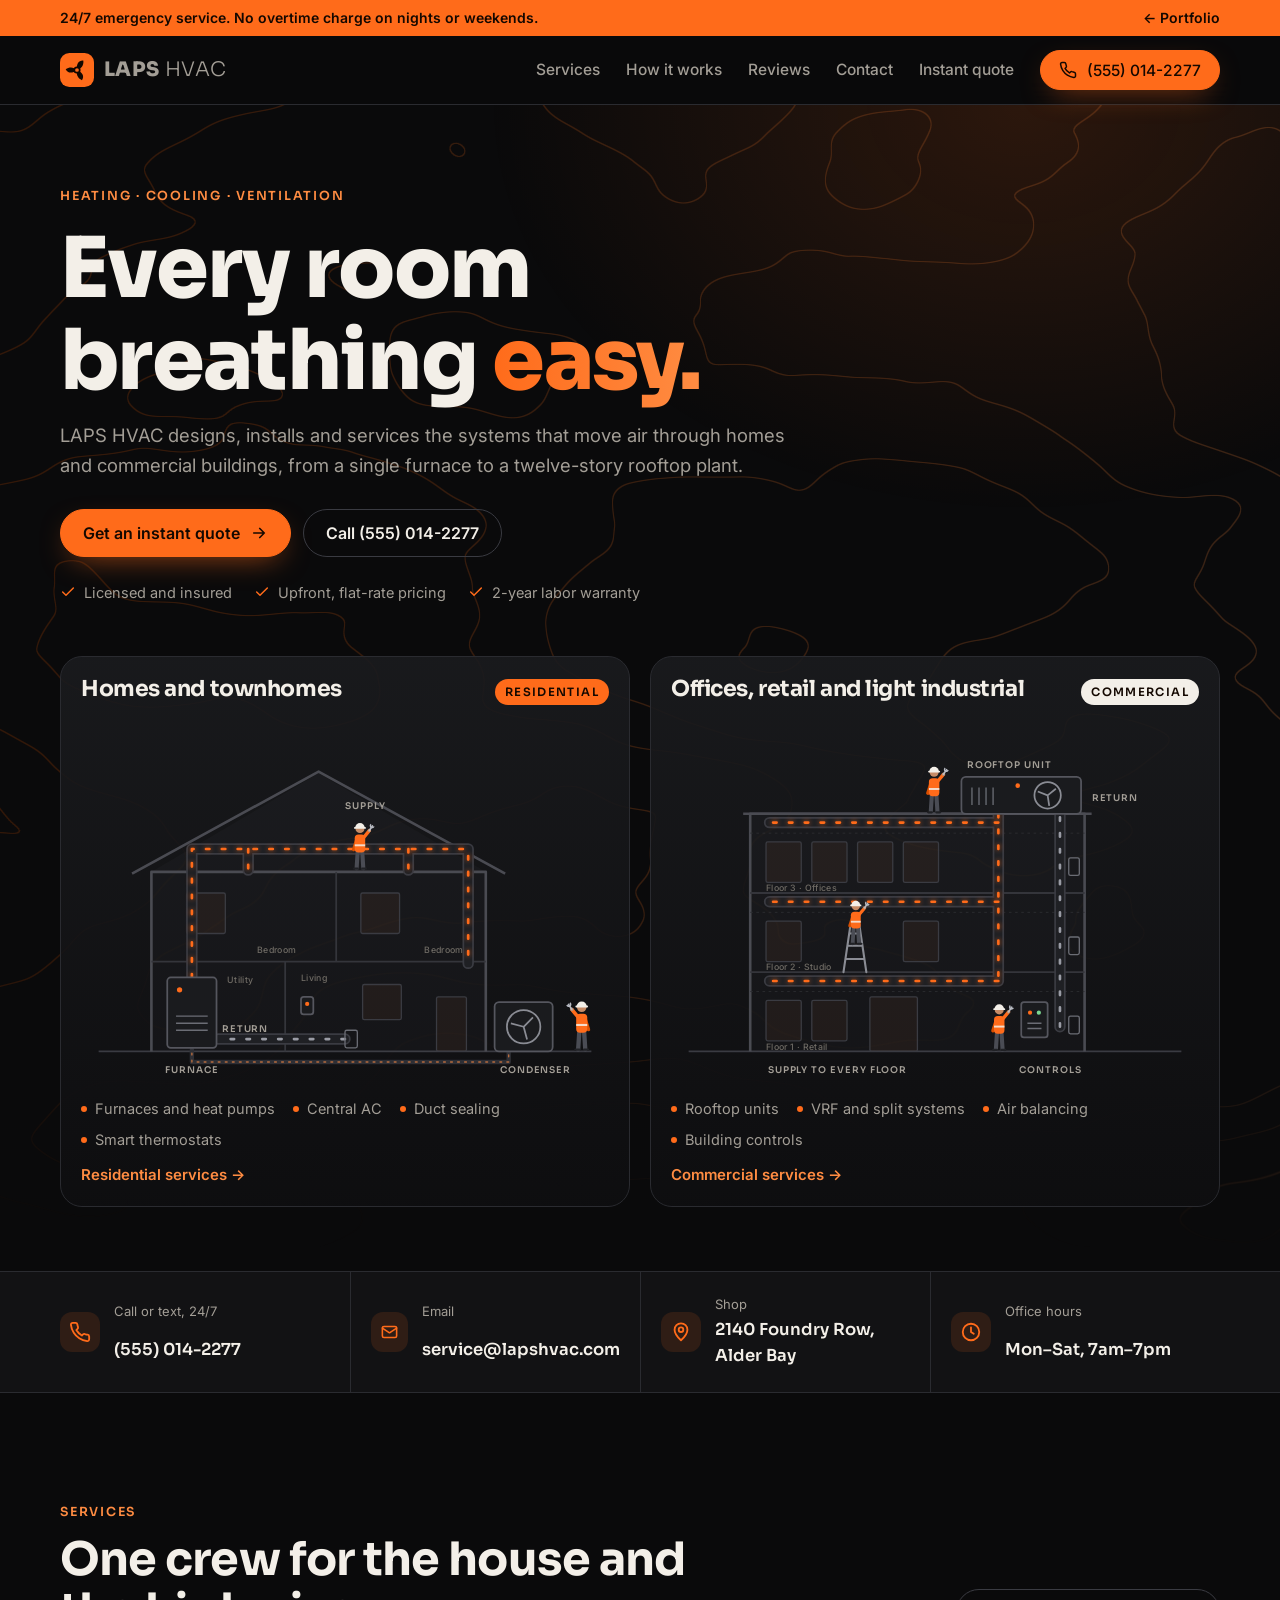
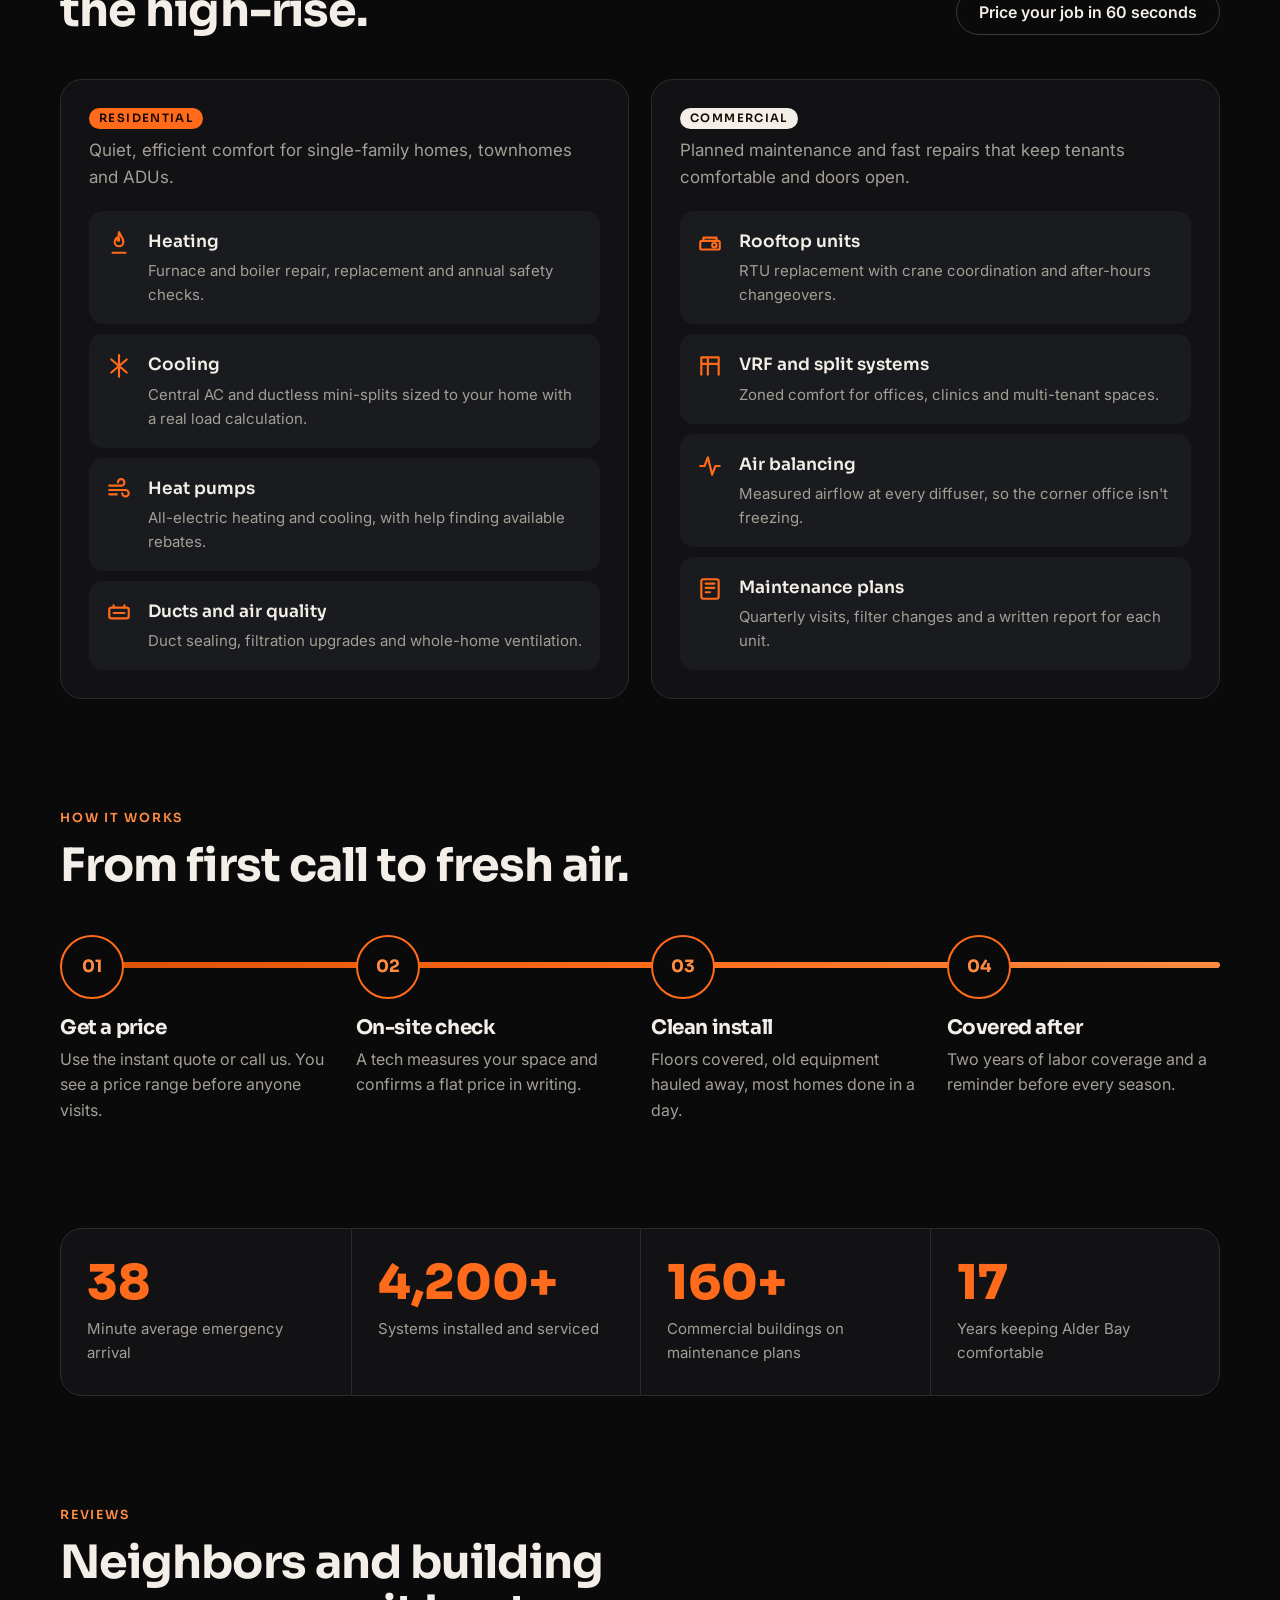
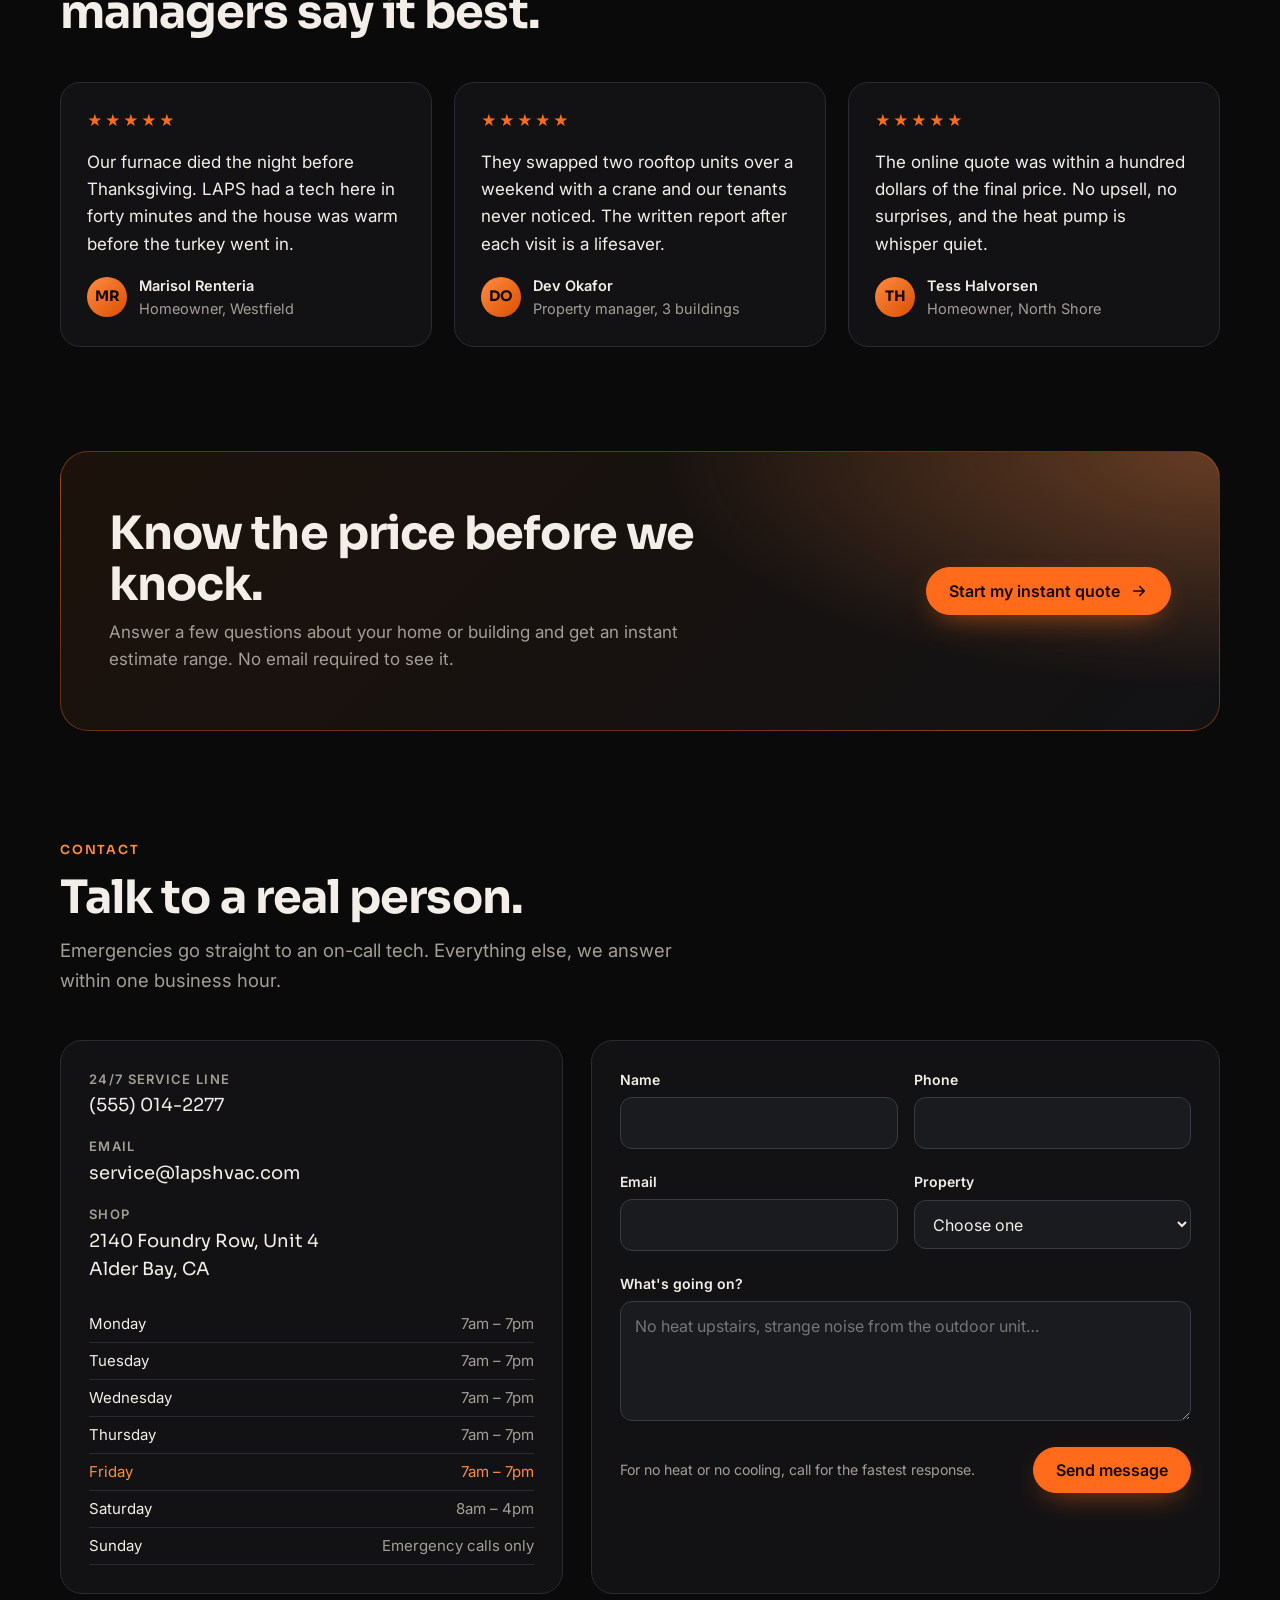
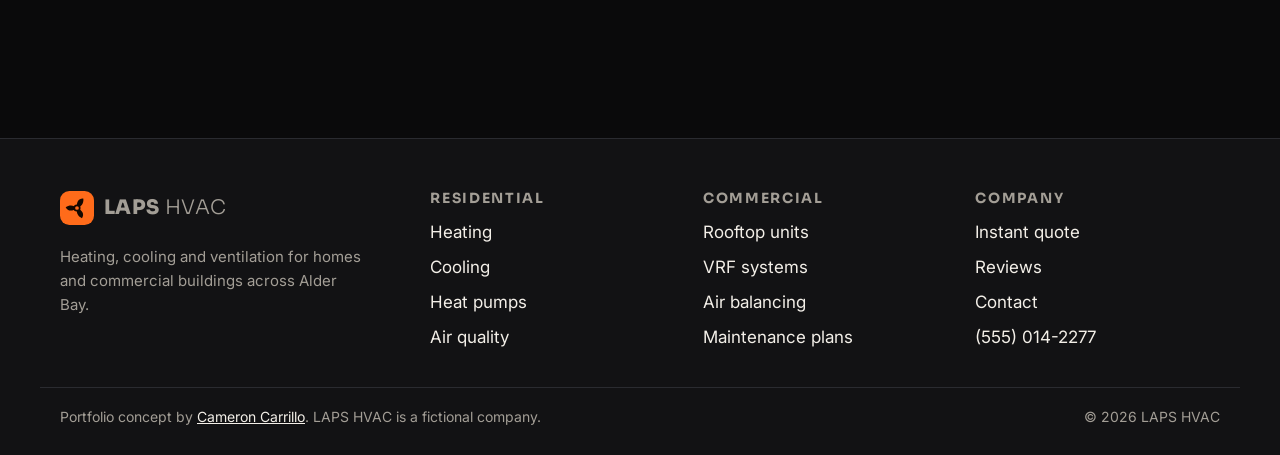
<file: sites/laps-hvac/index.html>
<!doctype html>
<html lang="en">
<head>
<meta charset="utf-8">
<meta name="viewport" content="width=device-width, initial-scale=1">
<title>LAPS HVAC · Heating, Cooling and Ventilation for Homes and Buildings</title>
<meta name="description" content="LAPS HVAC installs, repairs and maintains heating, cooling and ventilation for homes and commercial buildings. 24/7 emergency service and instant online quotes.">
<meta name="theme-color" content="#0A0A0B">
<link rel="preconnect" href="https://fonts.googleapis.com">
<link rel="preconnect" href="https://fonts.gstatic.com" crossorigin>
<link rel="stylesheet" href="https://fonts.googleapis.com/css2?family=Inter:wght@400;500;600&family=Sora:wght@300;600;700;800&display=swap">
<link rel="stylesheet" href="styles.css">
</head>
<body>
<div class="strip">
  <div class="wrap">
    <span>24/7 emergency service. No overtime charge on nights or weekends.</span>
    <span><a href="../../">← Portfolio</a></span>
  </div>
</div>

<header class="site-header">
  <div class="wrap">
    <a class="logo" href="./" aria-label="LAPS HVAC home">
      <svg viewBox="0 0 40 40" aria-hidden="true"><rect width="40" height="40" rx="11" fill="#FF6B1A"/><g fill="#140800"><path d="M20 20C19 13 22 8.5 27.5 9c.5 5.5-2.5 9.5-7.5 11z"/><path d="M20 20C19 13 22 8.5 27.5 9c.5 5.5-2.5 9.5-7.5 11z" transform="rotate(120 20 20)"/><path d="M20 20C19 13 22 8.5 27.5 9c.5 5.5-2.5 9.5-7.5 11z" transform="rotate(240 20 20)"/></g><circle cx="20" cy="20" r="3.2" fill="#FF6B1A" stroke="#140800" stroke-width="2"/></svg>
      <span><b>LAPS</b> <span>HVAC</span></span>
    </a>
    <button class="menu-btn" type="button" aria-expanded="false" aria-controls="site-nav" aria-label="Open menu">
      <svg viewBox="0 0 24 24" fill="none" stroke="currentColor" stroke-width="2" stroke-linecap="round" aria-hidden="true"><path d="M4 7h16M4 12h16M4 17h16"/></svg>
    </button>
    <nav id="site-nav" aria-label="Main">
      <a href="#services">Services</a>
      <a href="#process">How it works</a>
      <a href="#reviews">Reviews</a>
      <a href="#contact">Contact</a>
      <a href="quote.html">Instant quote</a>
      <a class="btn primary header-call" href="tel:+15550142277">
        <svg viewBox="0 0 24 24" fill="none" stroke="currentColor" stroke-width="2" stroke-linecap="round" stroke-linejoin="round" aria-hidden="true"><path d="M22 16.9v3a2 2 0 0 1-2.2 2 19.8 19.8 0 0 1-8.6-3.1 19.5 19.5 0 0 1-6-6A19.8 19.8 0 0 1 2.1 4.2 2 2 0 0 1 4.1 2h3a2 2 0 0 1 2 1.7c.1 1 .4 1.9.7 2.8a2 2 0 0 1-.5 2.1L8 9.9a16 16 0 0 0 6 6l1.3-1.3a2 2 0 0 1 2.1-.4c.9.3 1.8.6 2.8.7a2 2 0 0 1 1.7 2z"/></svg>
        (555) 014-2277
      </a>
    </nav>
  </div>
</header>

<main>
  <section class="hero fx-host" aria-labelledby="hero-title">
    <canvas class="fx" aria-hidden="true"></canvas>
    <div class="wrap">
      <span class="eyebrow" data-reveal>Heating · Cooling · Ventilation</span>
      <h1 id="hero-title" data-reveal>Every room breathing <em>easy.</em></h1>
      <p class="lede" data-reveal>LAPS HVAC designs, installs and services the systems that move air through homes and commercial buildings, from a single furnace to a twelve-story rooftop plant.</p>
      <div class="ctas" data-reveal>
        <a class="btn primary" href="quote.html">Get an instant quote
          <svg viewBox="0 0 24 24" fill="none" stroke="currentColor" stroke-width="2.2" stroke-linecap="round" stroke-linejoin="round" aria-hidden="true"><path d="M5 12h14M13 6l6 6-6 6"/></svg></a>
        <a class="btn" href="tel:+15550142277">Call (555) 014-2277</a>
      </div>
      <div class="hero-meta" data-reveal>
        <span><svg viewBox="0 0 24 24" fill="none" stroke="currentColor" stroke-width="2.2" stroke-linecap="round" stroke-linejoin="round" aria-hidden="true"><path d="M20 6 9 17l-5-5"/></svg>Licensed and insured</span>
        <span><svg viewBox="0 0 24 24" fill="none" stroke="currentColor" stroke-width="2.2" stroke-linecap="round" stroke-linejoin="round" aria-hidden="true"><path d="M20 6 9 17l-5-5"/></svg>Upfront, flat-rate pricing</span>
        <span><svg viewBox="0 0 24 24" fill="none" stroke="currentColor" stroke-width="2.2" stroke-linecap="round" stroke-linejoin="round" aria-hidden="true"><path d="M20 6 9 17l-5-5"/></svg>2-year labor warranty</span>
      </div>

      <div class="split">
        <!-- Residential -->
        <figure class="side res" data-reveal style="margin:0">
          <div class="side-head"><h2>Homes and townhomes</h2><span class="chip">Residential</span></div>
          <svg class="dia" viewBox="0 0 600 420" role="img" aria-labelledby="res-t res-d">
            <title id="res-t">Animated cutaway of a two-story house</title>
            <desc id="res-d">Warm supply air flows from the furnace up through attic ducts into each room while return air flows back. One technician services the attic ductwork and another checks the outdoor condenser.</desc>
            <defs>
              <!-- Technician: orange LAPS uniform, white hard hat, working arm animates -->
              <symbol id="tech" viewBox="0 0 40 72" overflow="visible">
                <path d="M15.5 70 17 47M24.5 70 23 47" stroke="#4A4C54" stroke-width="5.5" stroke-linecap="round" fill="none"/>
                <path d="M12 70.5h5M23 70.5h5" stroke="#202125" stroke-width="3" stroke-linecap="round"/>
                <path d="M16 31 11.5 45" stroke="#D94F00" stroke-width="4.5" stroke-linecap="round"/>
                <rect x="13" y="25" width="14" height="24" rx="5" fill="#FF6B1A"/>
                <rect x="13" y="38" width="14" height="2.6" fill="#F3EFE8" opacity=".85"/>
                <circle cx="20" cy="17" r="6" fill="#C68B66"/>
                <path d="M13.6 16a6.4 6.4 0 0 1 12.8 0z" fill="#F3EFE8"/>
                <rect x="12" y="14.8" width="16" height="2.4" rx="1.2" fill="#F3EFE8"/>
                <g>
                  <path d="M24 30 33 22" stroke="#FF6B1A" stroke-width="4.5" stroke-linecap="round"/>
                  <circle cx="34" cy="21" r="2.4" fill="#C68B66"/>
                  <path d="M34 21 39 15.5" stroke="#B9BCC4" stroke-width="2.2" stroke-linecap="round"/>
                  <path d="M37.6 13.2a2.4 2.4 0 1 0 3.3 3.2" fill="none" stroke="#B9BCC4" stroke-width="2"/>
                  <animateTransform attributeName="transform" type="rotate" values="0 24 30;-24 24 30;0 24 30" dur="1.1s" repeatCount="indefinite"/>
                </g>
              </symbol>
              <path id="r-sup" d="M126 296V150H440V280M190 150V174M372 150V174"/>
              <path id="r-ret" d="M300 366H156"/>
              <path id="r-ref" d="M486 376V392H126V378"/>
            </defs>

            <line class="ground" x1="20" y1="380" x2="580" y2="380"/>
            <path class="fillin" d="M80 380V176L270 64 460 176V380z"/>
            <path class="shell" d="M80 380V176H460V380"/>
            <path class="roof" d="M58 178 270 62 482 178"/>
            <line class="floor" x1="80" y1="278" x2="460" y2="278"/>
            <line class="wall" x1="290" y1="176" x2="290" y2="278"/>
            <line class="wall" x1="232" y1="278" x2="232" y2="380"/>
            <rect class="win" x="120" y="200" width="44" height="46" rx="2"/>
            <rect class="win" x="318" y="200" width="44" height="46" rx="2"/>
            <rect class="win" x="320" y="304" width="44" height="40" rx="2"/>
            <rect class="win" x="404" y="318" width="34" height="62" rx="2"/>
            <text class="room" x="200" y="268">Bedroom</text>
            <text class="room" x="390" y="268">Bedroom</text>
            <text class="room" x="166" y="302">Utility</text>
            <text class="room" x="250" y="300">Living</text>

            <!-- Line set from condenser to furnace, under the slab -->
            <use href="#r-ref" class="line-set"/>
            <use href="#r-ref" class="flow ref"/>
            <!-- Supply ducts -->
            <use href="#r-sup" class="duct-edge"/>
            <use href="#r-sup" class="duct"/>
            <use href="#r-sup" class="flow"/>
            <!-- Return -->
            <use href="#r-ret" class="duct-edge"/>
            <use href="#r-ret" class="duct"/>
            <use href="#r-ret" class="flow ret"/>
            <rect class="grille" x="300" y="356" width="14" height="20" rx="2"/>

            <!-- Registers blowing air -->
            <path class="puff" d="M183 184q3 5 0 10M190 184q3 5 0 10M197 184q3 5 0 10"/>
            <path class="puff" d="M365 184q3 5 0 10M372 184q3 5 0 10M379 184q3 5 0 10" style="animation-delay:.6s"/>
            <path class="puff" d="M433 290q3 5 0 10M440 290q3 5 0 10M447 290q3 5 0 10" style="animation-delay:1.2s"/>

            <!-- Furnace -->
            <rect class="unit" x="98" y="296" width="56" height="80" rx="4"/>
            <path class="grille" d="M108 340h36M108 348h36M108 356h36"/>
            <circle class="led" cx="112" cy="310" r="3"/>
            <!-- Thermostat -->
            <rect class="unit" x="250" y="318" width="14" height="20" rx="3"/>
            <circle class="led" cx="257" cy="326" r="2.4"/>
            <!-- Condenser with spinning fan -->
            <rect class="unit" x="470" y="324" width="66" height="56" rx="5"/>
            <circle class="fan" cx="503" cy="352" r="19"/>
            <g class="fan">
              <path d="M503 352v-15M503 352l13 7.5M503 352l-13 7.5"/>
              <animateTransform attributeName="transform" type="rotate" from="0 503 352" to="360 503 352" dur=".8s" repeatCount="indefinite"/>
            </g>

            <!-- Technicians -->
            <use href="#tech" x="300" y="112" width="34" height="62"/>
            <g transform="matrix(-1 0 0 1 1130 0)"><use href="#tech" x="543" y="314" width="36" height="66"/></g>

            <!-- Callouts -->
            <text x="96" y="404">Furnace</text>
            <text x="476" y="404">Condenser</text>
            <text x="300" y="104">Supply</text>
            <text x="160" y="358">Return</text>
          </svg>
          <ul><li>Furnaces and heat pumps</li><li>Central AC</li><li>Duct sealing</li><li>Smart thermostats</li></ul>
          <a class="more" href="#services">Residential services →</a>
        </figure>

        <!-- Commercial -->
        <figure class="side com" data-reveal style="margin:0">
          <div class="side-head"><h2>Offices, retail and light industrial</h2><span class="chip">Commercial</span></div>
          <svg class="dia" viewBox="0 0 600 420" role="img" aria-labelledby="com-t com-d">
            <title id="com-t">Animated cutaway of a three-story commercial building</title>
            <desc id="com-d">A rooftop unit pushes supply air down a riser into ceiling ducts on every floor while return air rises back. Technicians work on the rooftop unit, a ceiling duct from a ladder, and the building controls panel.</desc>
            <defs>
              <path id="c-sup" d="M372 110V300M372 120H112M372 210H112M372 300H112"/>
              <path id="c-ret" d="M442 352V110"/>
            </defs>

            <line class="ground" x1="20" y1="380" x2="580" y2="380"/>
            <rect class="fillin" x="90" y="110" width="380" height="270"/>
            <path class="shell" d="M90 380V110H470V380"/>
            <path class="roof" d="M82 110H478"/>
            <line class="floor" x1="90" y1="200" x2="470" y2="200"/>
            <line class="floor" x1="90" y1="290" x2="470" y2="290"/>
            <line class="plenum" x1="90" y1="132" x2="470" y2="132"/>
            <line class="plenum" x1="90" y1="222" x2="470" y2="222"/>
            <line class="plenum" x1="90" y1="312" x2="470" y2="312"/>
            <g class="win">
              <rect x="108" y="142" width="40" height="46" rx="2"/><rect x="160" y="142" width="40" height="46" rx="2"/><rect x="212" y="142" width="40" height="46" rx="2"/><rect x="264" y="142" width="40" height="46" rx="2"/>
              <rect x="108" y="232" width="40" height="46" rx="2"/><rect x="264" y="232" width="40" height="46" rx="2"/>
              <rect x="108" y="322" width="40" height="46" rx="2"/><rect x="160" y="322" width="40" height="46" rx="2"/>
              <rect x="226" y="318" width="54" height="62" rx="2"/>
            </g>
            <text class="room" x="108" y="198">Floor 3 · Offices</text>
            <text class="room" x="108" y="288">Floor 2 · Studio</text>
            <text class="room" x="108" y="378">Floor 1 · Retail</text>

            <!-- Supply and return -->
            <use href="#c-sup" class="duct-edge"/>
            <use href="#c-sup" class="duct"/>
            <use href="#c-sup" class="flow"/>
            <use href="#c-ret" class="duct-edge"/>
            <use href="#c-ret" class="duct"/>
            <use href="#c-ret" class="flow ret"/>
            <rect class="grille" x="452" y="160" width="12" height="20" rx="2"/>
            <rect class="grille" x="452" y="250" width="12" height="20" rx="2"/>
            <rect class="grille" x="452" y="340" width="12" height="20" rx="2"/>

            <!-- Diffusers -->
            <path class="puff" d="M143 130q3 5 0 10M150 130q3 5 0 10M157 130q3 5 0 10"/>
            <path class="puff" d="M273 130q3 5 0 10M280 130q3 5 0 10M287 130q3 5 0 10" style="animation-delay:.5s"/>
            <path class="puff" d="M273 220q3 5 0 10M280 220q3 5 0 10M287 220q3 5 0 10" style="animation-delay:.9s"/>
            <path class="puff" d="M143 310q3 5 0 10M150 310q3 5 0 10M157 310q3 5 0 10" style="animation-delay:1.3s"/>
            <path class="puff" d="M293 310q3 5 0 10M300 310q3 5 0 10M307 310q3 5 0 10" style="animation-delay:.3s"/>

            <!-- Rooftop unit -->
            <rect class="unit" x="330" y="68" width="136" height="42" rx="5"/>
            <path class="grille" d="M342 80v20M350 80v20M358 80v20M366 80v20"/>
            <circle class="fan" cx="428" cy="89" r="15"/>
            <g class="fan">
              <path d="M428 89v-12M428 89l10.4 6M428 89l-10.4 6"/>
              <animateTransform attributeName="transform" type="rotate" from="0 428 89" to="360 428 89" dur=".7s" repeatCount="indefinite"/>
            </g>
            <circle class="led" cx="394" cy="78" r="2.6"/>

            <!-- Ladder on floor 2 -->
            <path class="ladder" d="M196 290 204 236M222 290 214 236M198.5 275h21M200.8 260h16.4M203 246h12"/>

            <!-- Controls panel -->
            <rect class="unit" x="398" y="324" width="30" height="40" rx="3"/>
            <circle class="led" cx="408" cy="336" r="2.4"/>
            <circle class="led b" cx="418" cy="336" r="2.4"/>
            <path class="grille" d="M405 348h16M405 354h16"/>

            <!-- Technicians -->
            <use href="#tech" x="282" y="48" width="34" height="62"/>
            <use href="#tech" x="194" y="200" width="32" height="60"/>
            <use href="#tech" x="356" y="318" width="34" height="62"/>

            <!-- Callouts -->
            <text x="336" y="58">Rooftop unit</text>
            <text x="478" y="96" style="text-anchor:start">Return</text>
            <text x="110" y="404">Supply to every floor</text>
            <text x="396" y="404">Controls</text>
          </svg>
          <ul><li>Rooftop units</li><li>VRF and split systems</li><li>Air balancing</li><li>Building controls</li></ul>
          <a class="more" href="#services">Commercial services →</a>
        </figure>
      </div>
    </div>
  </section>

  <!-- Contact info, right on the first screen after the hero -->
  <div class="contact-band" aria-label="Contact LAPS HVAC">
    <div class="wrap">
      <a class="cb-item" href="tel:+15550142277">
        <svg viewBox="0 0 24 24" fill="none" stroke="currentColor" stroke-width="2" stroke-linecap="round" stroke-linejoin="round" aria-hidden="true"><path d="M22 16.9v3a2 2 0 0 1-2.2 2 19.8 19.8 0 0 1-8.6-3.1 19.5 19.5 0 0 1-6-6A19.8 19.8 0 0 1 2.1 4.2 2 2 0 0 1 4.1 2h3a2 2 0 0 1 2 1.7c.1 1 .4 1.9.7 2.8a2 2 0 0 1-.5 2.1L8 9.9a16 16 0 0 0 6 6l1.3-1.3a2 2 0 0 1 2.1-.4c.9.3 1.8.6 2.8.7a2 2 0 0 1 1.7 2z"/></svg>
        <small>Call or text, 24/7</small><strong>(555) 014-2277</strong>
      </a>
      <div class="cb-item">
        <svg viewBox="0 0 24 24" fill="none" stroke="currentColor" stroke-width="2" stroke-linecap="round" stroke-linejoin="round" aria-hidden="true"><rect x="3" y="5" width="18" height="14" rx="2"/><path d="m3 7 9 6 9-6"/></svg>
        <small>Email</small><strong>service@lapshvac.com</strong>
      </div>
      <div class="cb-item">
        <svg viewBox="0 0 24 24" fill="none" stroke="currentColor" stroke-width="2" stroke-linecap="round" stroke-linejoin="round" aria-hidden="true"><path d="M12 21s-7-6.2-7-11.5a7 7 0 0 1 14 0C19 14.8 12 21 12 21z"/><circle cx="12" cy="9.5" r="2.5"/></svg>
        <small>Shop</small><strong>2140 Foundry Row, Alder Bay</strong>
      </div>
      <div class="cb-item">
        <svg viewBox="0 0 24 24" fill="none" stroke="currentColor" stroke-width="2" stroke-linecap="round" stroke-linejoin="round" aria-hidden="true"><circle cx="12" cy="12" r="9"/><path d="M12 7v5l3 2"/></svg>
        <small>Office hours</small><strong>Mon–Sat, 7am–7pm</strong>
      </div>
    </div>
  </div>

  <section id="services" class="section" aria-labelledby="services-title">
    <div class="wrap">
      <div class="section-head" data-reveal>
        <div><span class="eyebrow">Services</span><h2 id="services-title">One crew for the house and the high-rise.</h2></div>
        <a class="btn" href="quote.html">Price your job in 60 seconds</a>
      </div>
      <div class="svc-cols">
        <div class="svc-col" data-reveal>
          <h3><span class="chip">Residential</span></h3>
          <p>Quiet, efficient comfort for single-family homes, townhomes and ADUs.</p>
          <div class="svc-list">
            <div class="svc"><svg viewBox="0 0 24 24" fill="none" stroke="currentColor" stroke-width="2" stroke-linecap="round" stroke-linejoin="round" aria-hidden="true"><path d="M12 2c1 3 4 5 4 9a4 4 0 0 1-8 0c0-2 1-3 2-4 0 2 1 3 2 3 0-3-1-5 0-8z"/><path d="M6 21h12"/></svg><b>Heating</b><span>Furnace and boiler repair, replacement and annual safety checks.</span></div>
            <div class="svc"><svg viewBox="0 0 24 24" fill="none" stroke="currentColor" stroke-width="2" stroke-linecap="round" stroke-linejoin="round" aria-hidden="true"><path d="M12 2v20M4.9 6l14.2 12M19.1 6 4.9 18"/></svg><b>Cooling</b><span>Central AC and ductless mini-splits sized to your home with a real load calculation.</span></div>
            <div class="svc"><svg viewBox="0 0 24 24" fill="none" stroke="currentColor" stroke-width="2" stroke-linecap="round" stroke-linejoin="round" aria-hidden="true"><path d="M3 8h11a3 3 0 1 0-3-3M3 12h15a3 3 0 1 1-3 3M3 16h7"/></svg><b>Heat pumps</b><span>All-electric heating and cooling, with help finding available rebates.</span></div>
            <div class="svc"><svg viewBox="0 0 24 24" fill="none" stroke="currentColor" stroke-width="2" stroke-linecap="round" stroke-linejoin="round" aria-hidden="true"><rect x="3" y="7" width="18" height="10" rx="2"/><path d="M7 7V5M17 7V5M7 12h10"/></svg><b>Ducts and air quality</b><span>Duct sealing, filtration upgrades and whole-home ventilation.</span></div>
          </div>
        </div>
        <div class="svc-col" data-reveal>
          <h3><span class="chip" style="background:var(--text)">Commercial</span></h3>
          <p>Planned maintenance and fast repairs that keep tenants comfortable and doors open.</p>
          <div class="svc-list">
            <div class="svc"><svg viewBox="0 0 24 24" fill="none" stroke="currentColor" stroke-width="2" stroke-linecap="round" stroke-linejoin="round" aria-hidden="true"><rect x="3" y="10" width="18" height="8" rx="1.5"/><circle cx="16" cy="14" r="2"/><path d="M6 10V7h12v3"/></svg><b>Rooftop units</b><span>RTU replacement with crane coordination and after-hours changeovers.</span></div>
            <div class="svc"><svg viewBox="0 0 24 24" fill="none" stroke="currentColor" stroke-width="2" stroke-linecap="round" stroke-linejoin="round" aria-hidden="true"><path d="M4 20V4h16v16M4 10h16M10 4v16"/></svg><b>VRF and split systems</b><span>Zoned comfort for offices, clinics and multi-tenant spaces.</span></div>
            <div class="svc"><svg viewBox="0 0 24 24" fill="none" stroke="currentColor" stroke-width="2" stroke-linecap="round" stroke-linejoin="round" aria-hidden="true"><path d="M3 12h4l3-8 4 16 3-8h4"/></svg><b>Air balancing</b><span>Measured airflow at every diffuser, so the corner office isn't freezing.</span></div>
            <div class="svc"><svg viewBox="0 0 24 24" fill="none" stroke="currentColor" stroke-width="2" stroke-linecap="round" stroke-linejoin="round" aria-hidden="true"><rect x="4" y="3" width="16" height="18" rx="2"/><path d="M8 7h8M8 11h8M8 15h4"/></svg><b>Maintenance plans</b><span>Quarterly visits, filter changes and a written report for each unit.</span></div>
          </div>
        </div>
      </div>
    </div>
  </section>

  <section id="process" class="section" aria-labelledby="process-title" style="padding-top:0">
    <div class="wrap">
      <div class="section-head" data-reveal>
        <div><span class="eyebrow">How it works</span><h2 id="process-title">From first call to fresh air.</h2></div>
      </div>
      <div class="steps">
        <div class="steps-duct" aria-hidden="true"><i></i></div>
        <div class="step" data-reveal><h3>Get a price</h3><p>Use the instant quote or call us. You see a price range before anyone visits.</p></div>
        <div class="step" data-reveal><h3>On-site check</h3><p>A tech measures your space and confirms a flat price in writing.</p></div>
        <div class="step" data-reveal><h3>Clean install</h3><p>Floors covered, old equipment hauled away, most homes done in a day.</p></div>
        <div class="step" data-reveal><h3>Covered after</h3><p>Two years of labor coverage and a reminder before every season.</p></div>
      </div>
    </div>
  </section>

  <section class="section" aria-label="LAPS HVAC by the numbers" style="padding-top:0">
    <div class="wrap">
      <div class="stats" data-reveal>
        <div class="stat"><strong data-count="38">38</strong><span>Minute average emergency arrival</span></div>
        <div class="stat"><strong data-count="4200" data-suffix="+">4,200+</strong><span>Systems installed and serviced</span></div>
        <div class="stat"><strong data-count="160" data-suffix="+">160+</strong><span>Commercial buildings on maintenance plans</span></div>
        <div class="stat"><strong data-count="17">17</strong><span>Years keeping Alder Bay comfortable</span></div>
      </div>
    </div>
  </section>

  <section id="reviews" class="section" aria-labelledby="reviews-title" style="padding-top:0">
    <div class="wrap">
      <div class="section-head" data-reveal>
        <div><span class="eyebrow">Reviews</span><h2 id="reviews-title">Neighbors and building managers say it best.</h2></div>
      </div>
      <div class="reviews">
        <figure class="review" data-reveal>
          <div class="stars" aria-label="5 out of 5 stars">★★★★★</div>
          <blockquote>Our furnace died the night before Thanksgiving. LAPS had a tech here in forty minutes and the house was warm before the turkey went in.</blockquote>
          <figcaption><span class="avatar" aria-hidden="true">MR</span><span><b>Marisol Renteria</b>Homeowner, Westfield</span></figcaption>
        </figure>
        <figure class="review" data-reveal>
          <div class="stars" aria-label="5 out of 5 stars">★★★★★</div>
          <blockquote>They swapped two rooftop units over a weekend with a crane and our tenants never noticed. The written report after each visit is a lifesaver.</blockquote>
          <figcaption><span class="avatar" aria-hidden="true">DO</span><span><b>Dev Okafor</b>Property manager, 3 buildings</span></figcaption>
        </figure>
        <figure class="review" data-reveal>
          <div class="stars" aria-label="5 out of 5 stars">★★★★★</div>
          <blockquote>The online quote was within a hundred dollars of the final price. No upsell, no surprises, and the heat pump is whisper quiet.</blockquote>
          <figcaption><span class="avatar" aria-hidden="true">TH</span><span><b>Tess Halvorsen</b>Homeowner, North Shore</span></figcaption>
        </figure>
      </div>
    </div>
  </section>

  <section class="section" aria-labelledby="cta-title" style="padding-top:0">
    <div class="wrap">
      <div class="cta-band" data-reveal>
        <div><h2 id="cta-title">Know the price before we knock.</h2><p>Answer a few questions about your home or building and get an instant estimate range. No email required to see it.</p></div>
        <a class="btn primary" href="quote.html">Start my instant quote
          <svg viewBox="0 0 24 24" fill="none" stroke="currentColor" stroke-width="2.2" stroke-linecap="round" stroke-linejoin="round" aria-hidden="true"><path d="M5 12h14M13 6l6 6-6 6"/></svg></a>
      </div>
    </div>
  </section>

  <section id="contact" class="section" aria-labelledby="contact-title" style="padding-top:0">
    <div class="wrap">
      <div class="section-head" data-reveal>
        <div><span class="eyebrow">Contact</span><h2 id="contact-title">Talk to a real person.</h2><p class="lede">Emergencies go straight to an on-call tech. Everything else, we answer within one business hour.</p></div>
      </div>
      <div class="contact-grid">
        <div class="info-card" data-reveal>
          <dl>
            <div><dt>24/7 service line</dt><dd><a href="tel:+15550142277">(555) 014-2277</a></dd></div>
            <div><dt>Email</dt><dd>service@lapshvac.com</dd></div>
            <div><dt>Shop</dt><dd>2140 Foundry Row, Unit 4<br>Alder Bay, CA</dd></div>
          </dl>
          <table class="hours" aria-label="Office hours">
            <tbody>
              <tr data-day="1"><td>Monday</td><td>7am – 7pm</td></tr>
              <tr data-day="2"><td>Tuesday</td><td>7am – 7pm</td></tr>
              <tr data-day="3"><td>Wednesday</td><td>7am – 7pm</td></tr>
              <tr data-day="4"><td>Thursday</td><td>7am – 7pm</td></tr>
              <tr data-day="5"><td>Friday</td><td>7am – 7pm</td></tr>
              <tr data-day="6"><td>Saturday</td><td>8am – 4pm</td></tr>
              <tr data-day="0"><td>Sunday</td><td>Emergency calls only</td></tr>
            </tbody>
          </table>
        </div>
        <div class="form-card" data-reveal>
          <form novalidate data-demo="contact-done">
            <div class="fields">
              <div class="field"><label for="c-name">Name</label><input id="c-name" name="name" autocomplete="name" required><span class="err" aria-live="polite"></span></div>
              <div class="field"><label for="c-phone">Phone</label><input id="c-phone" name="phone" type="tel" autocomplete="tel" required pattern="[\d\s()+.\-]{10,}"><span class="err" aria-live="polite"></span></div>
              <div class="field"><label for="c-email">Email</label><input id="c-email" name="email" type="email" autocomplete="email" required><span class="err" aria-live="polite"></span></div>
              <div class="field"><label for="c-type">Property</label>
                <select id="c-type" name="type" required><option value="">Choose one</option><option>Home</option><option>Commercial building</option><option>Multi-family</option></select><span class="err" aria-live="polite"></span></div>
              <div class="field full"><label for="c-msg">What's going on?</label><textarea id="c-msg" name="message" required placeholder="No heat upstairs, strange noise from the outdoor unit…"></textarea><span class="err" aria-live="polite"></span></div>
            </div>
            <div class="form-foot"><small>For no heat or no cooling, call for the fastest response.</small><button class="btn primary" type="submit">Send message</button></div>
          </form>
          <div id="contact-done" class="success" hidden tabindex="-1">
            <svg viewBox="0 0 24 24" fill="none" stroke="currentColor" stroke-width="2" stroke-linecap="round" stroke-linejoin="round" aria-hidden="true"><circle cx="12" cy="12" r="10"/><path d="m8 12.5 2.5 2.5L16 9.5"/></svg>
            <h3>Message received.</h3>
            <p>A LAPS coordinator will reach out within one business hour. If it's an emergency, call (555) 014-2277 now.</p>
          </div>
        </div>
      </div>
    </div>
  </section>
</main>

<footer class="site-footer">
  <div class="wrap foot-grid">
    <div>
      <a class="logo" href="./"><svg viewBox="0 0 40 40" aria-hidden="true"><rect width="40" height="40" rx="11" fill="#FF6B1A"/><g fill="#140800"><path d="M20 20C19 13 22 8.5 27.5 9c.5 5.5-2.5 9.5-7.5 11z"/><path d="M20 20C19 13 22 8.5 27.5 9c.5 5.5-2.5 9.5-7.5 11z" transform="rotate(120 20 20)"/><path d="M20 20C19 13 22 8.5 27.5 9c.5 5.5-2.5 9.5-7.5 11z" transform="rotate(240 20 20)"/></g><circle cx="20" cy="20" r="3.2" fill="#FF6B1A" stroke="#140800" stroke-width="2"/></svg><span><b>LAPS</b> <span>HVAC</span></span></a>
      <p>Heating, cooling and ventilation for homes and commercial buildings across Alder Bay.</p>
    </div>
    <div><h3>Residential</h3><ul><li><a href="#services">Heating</a></li><li><a href="#services">Cooling</a></li><li><a href="#services">Heat pumps</a></li><li><a href="#services">Air quality</a></li></ul></div>
    <div><h3>Commercial</h3><ul><li><a href="#services">Rooftop units</a></li><li><a href="#services">VRF systems</a></li><li><a href="#services">Air balancing</a></li><li><a href="#services">Maintenance plans</a></li></ul></div>
    <div><h3>Company</h3><ul><li><a href="quote.html">Instant quote</a></li><li><a href="#reviews">Reviews</a></li><li><a href="#contact">Contact</a></li><li><a href="tel:+15550142277">(555) 014-2277</a></li></ul></div>
  </div>
  <div class="wrap foot-base">
    <span>Portfolio concept by <a href="../../">Cameron Carrillo</a>. LAPS HVAC is a fictional company.</span>
    <span>© 2026 LAPS HVAC</span>
  </div>
</footer>
<script src="main.js"></script>
</body>
</html>
</file>
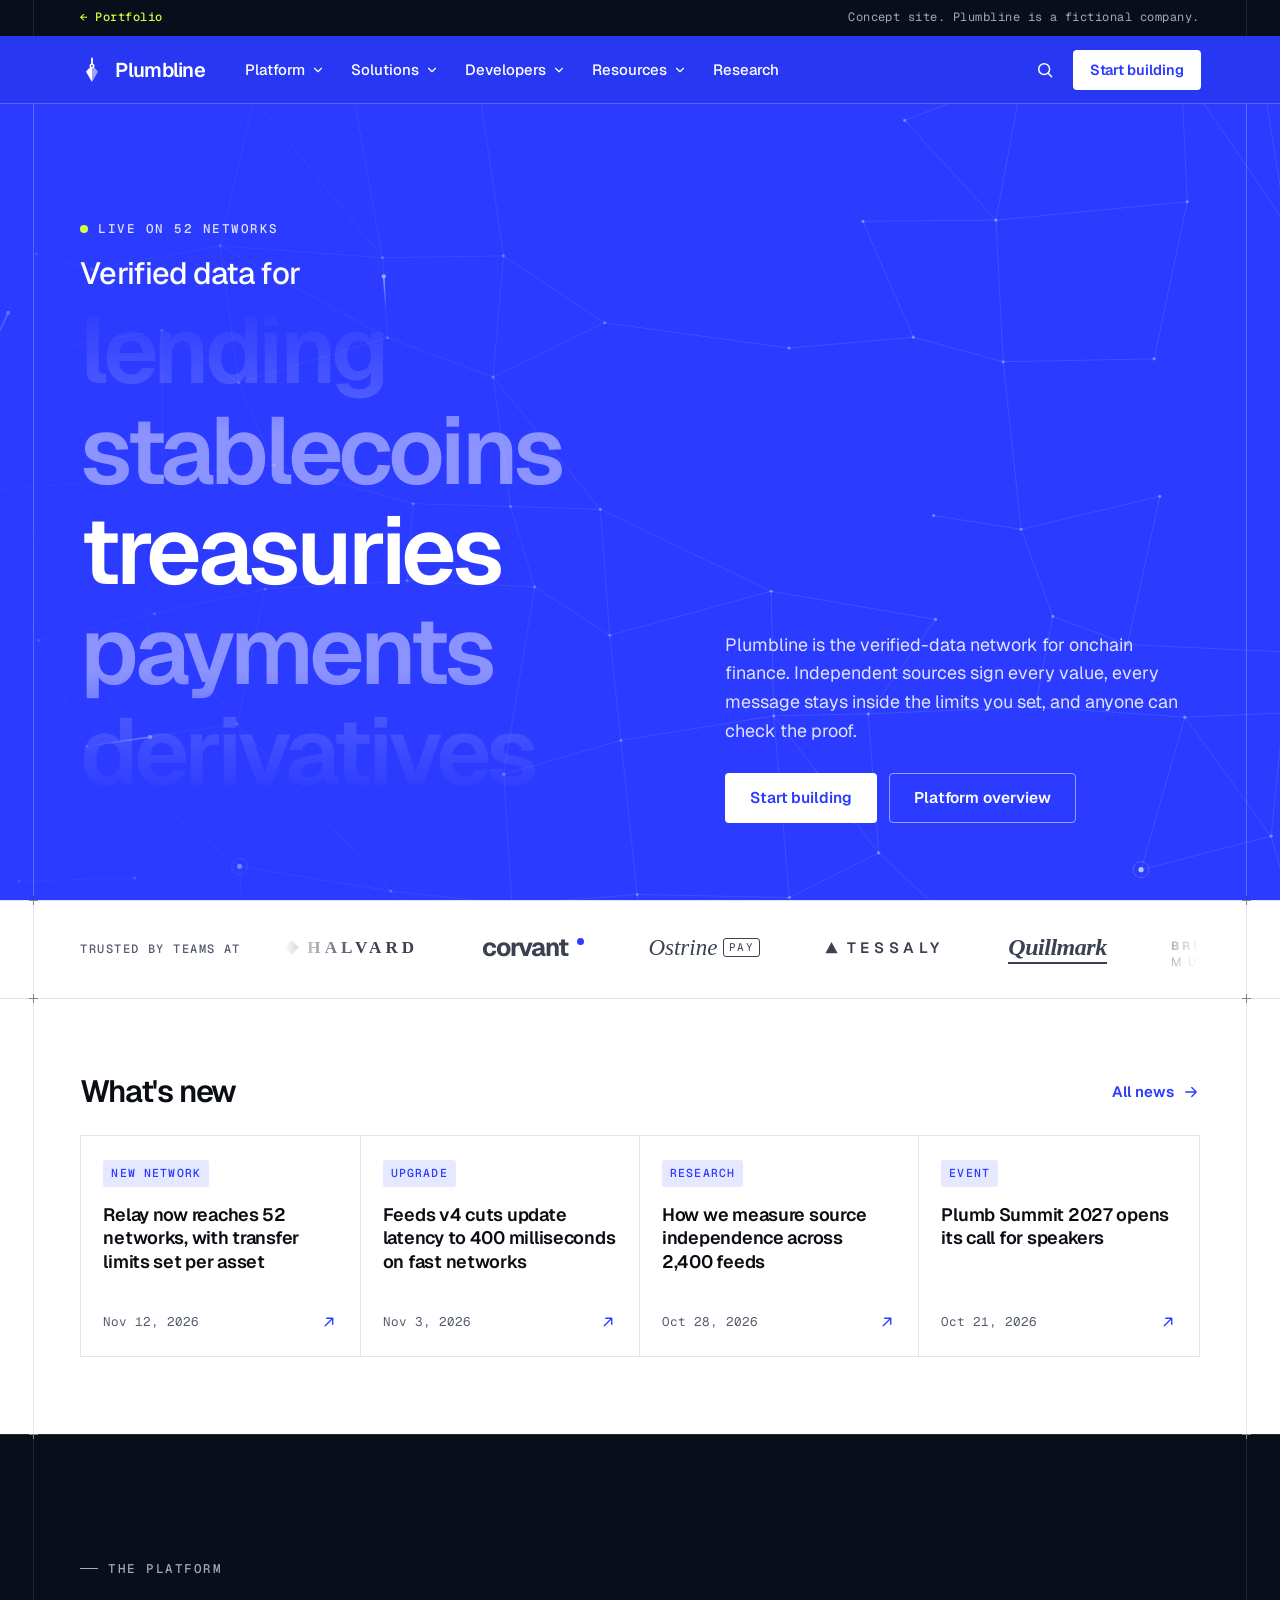
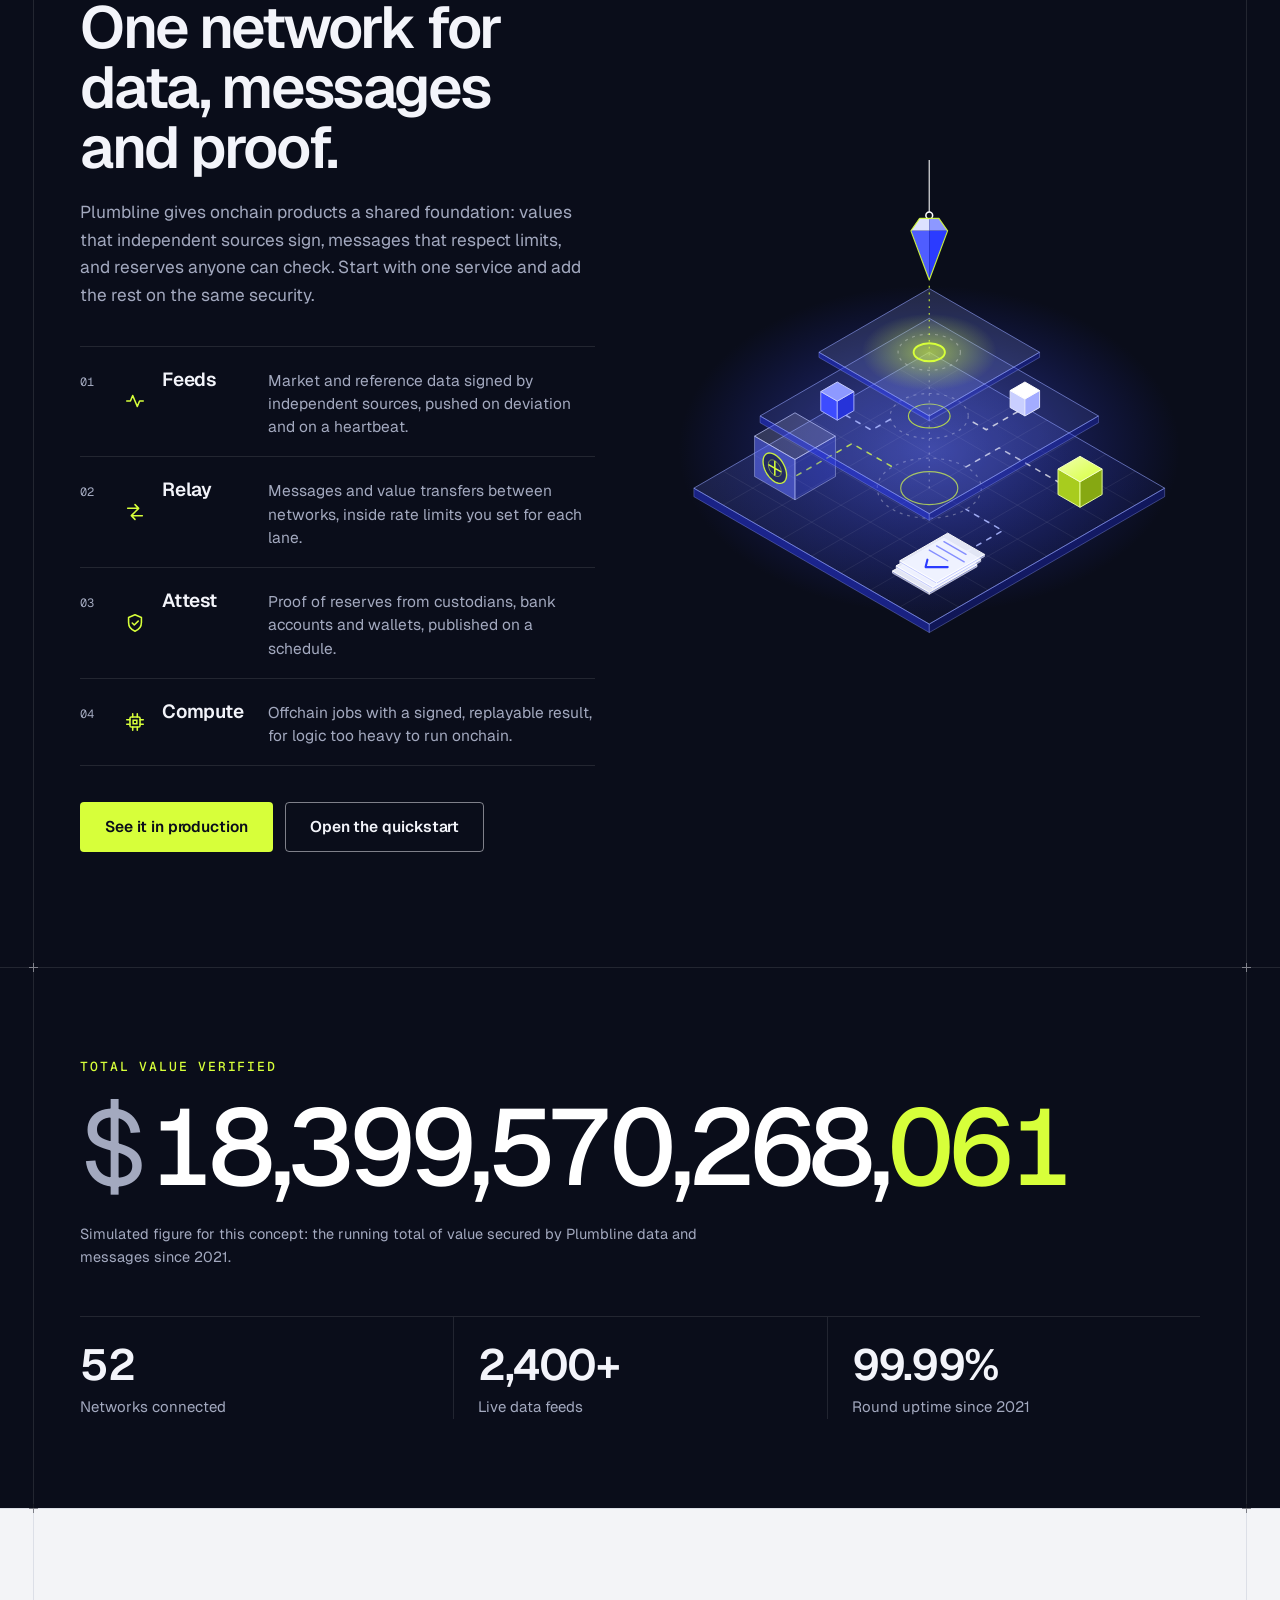
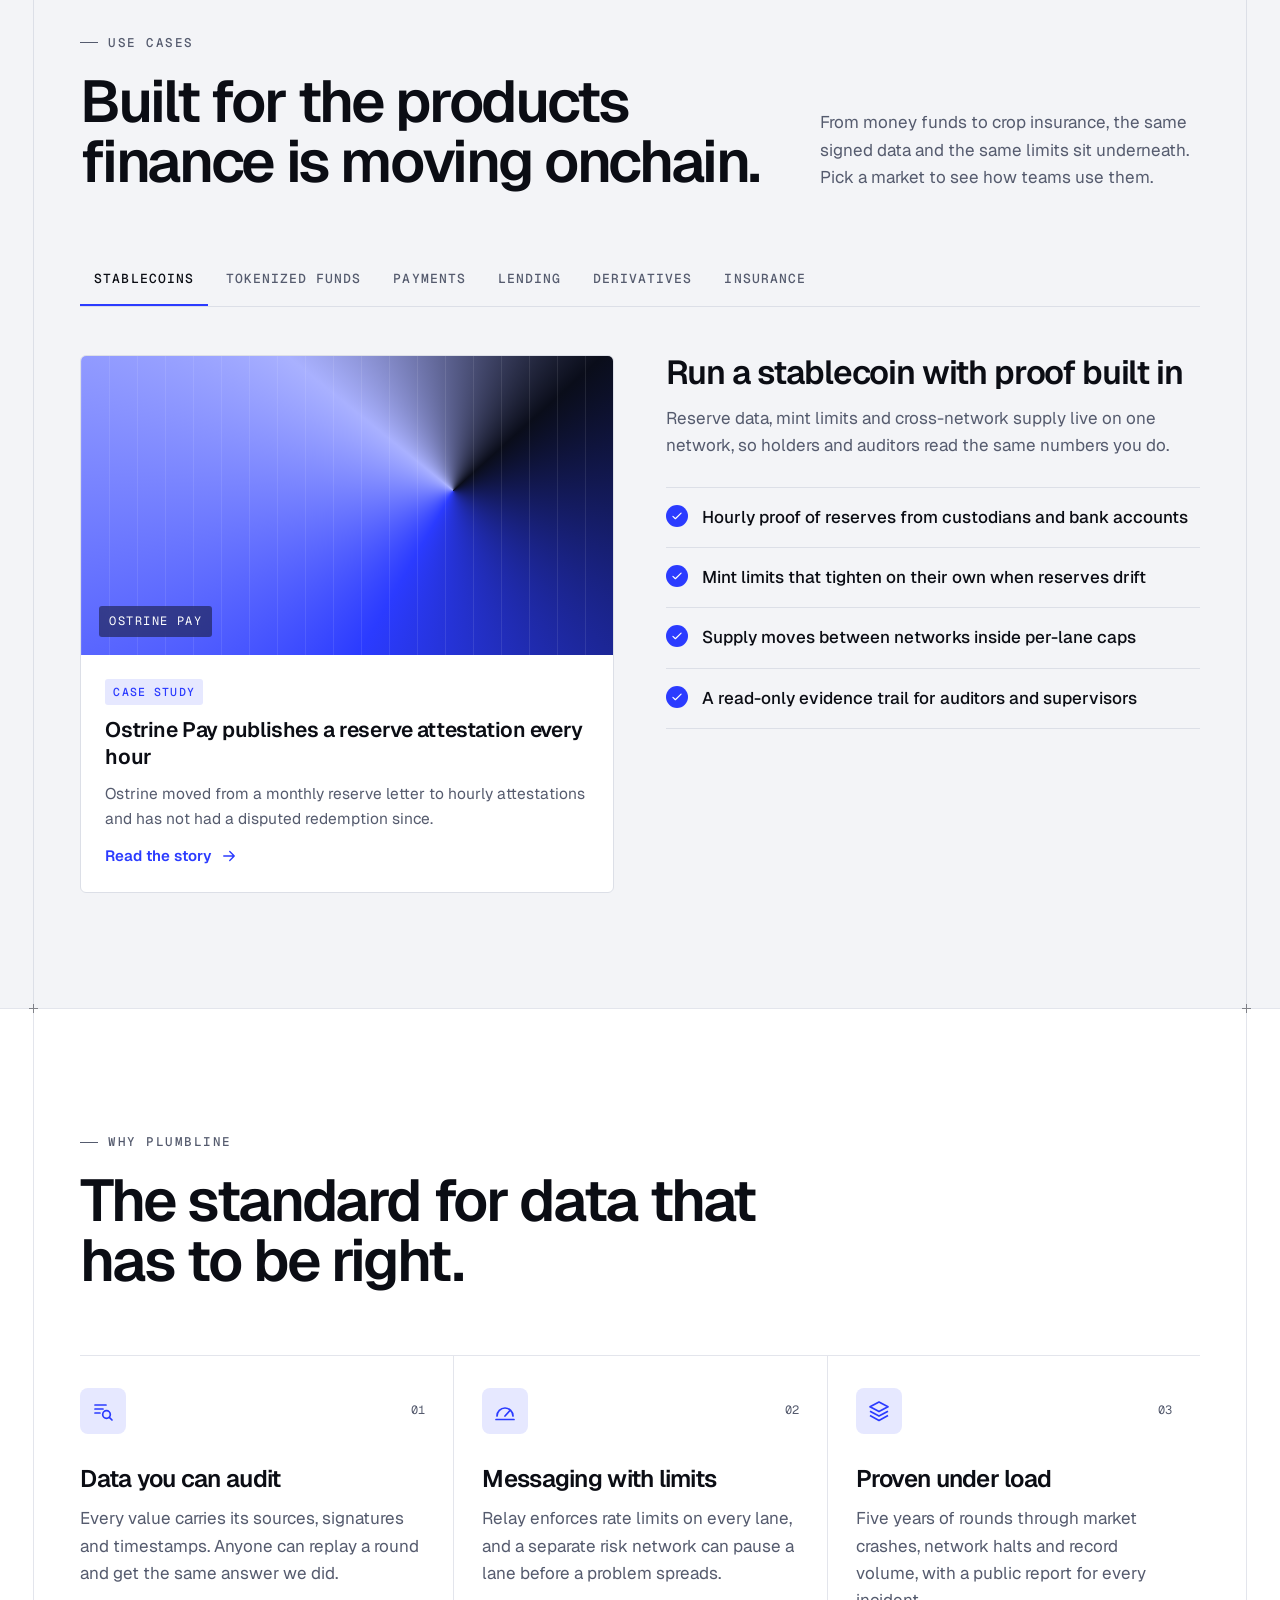
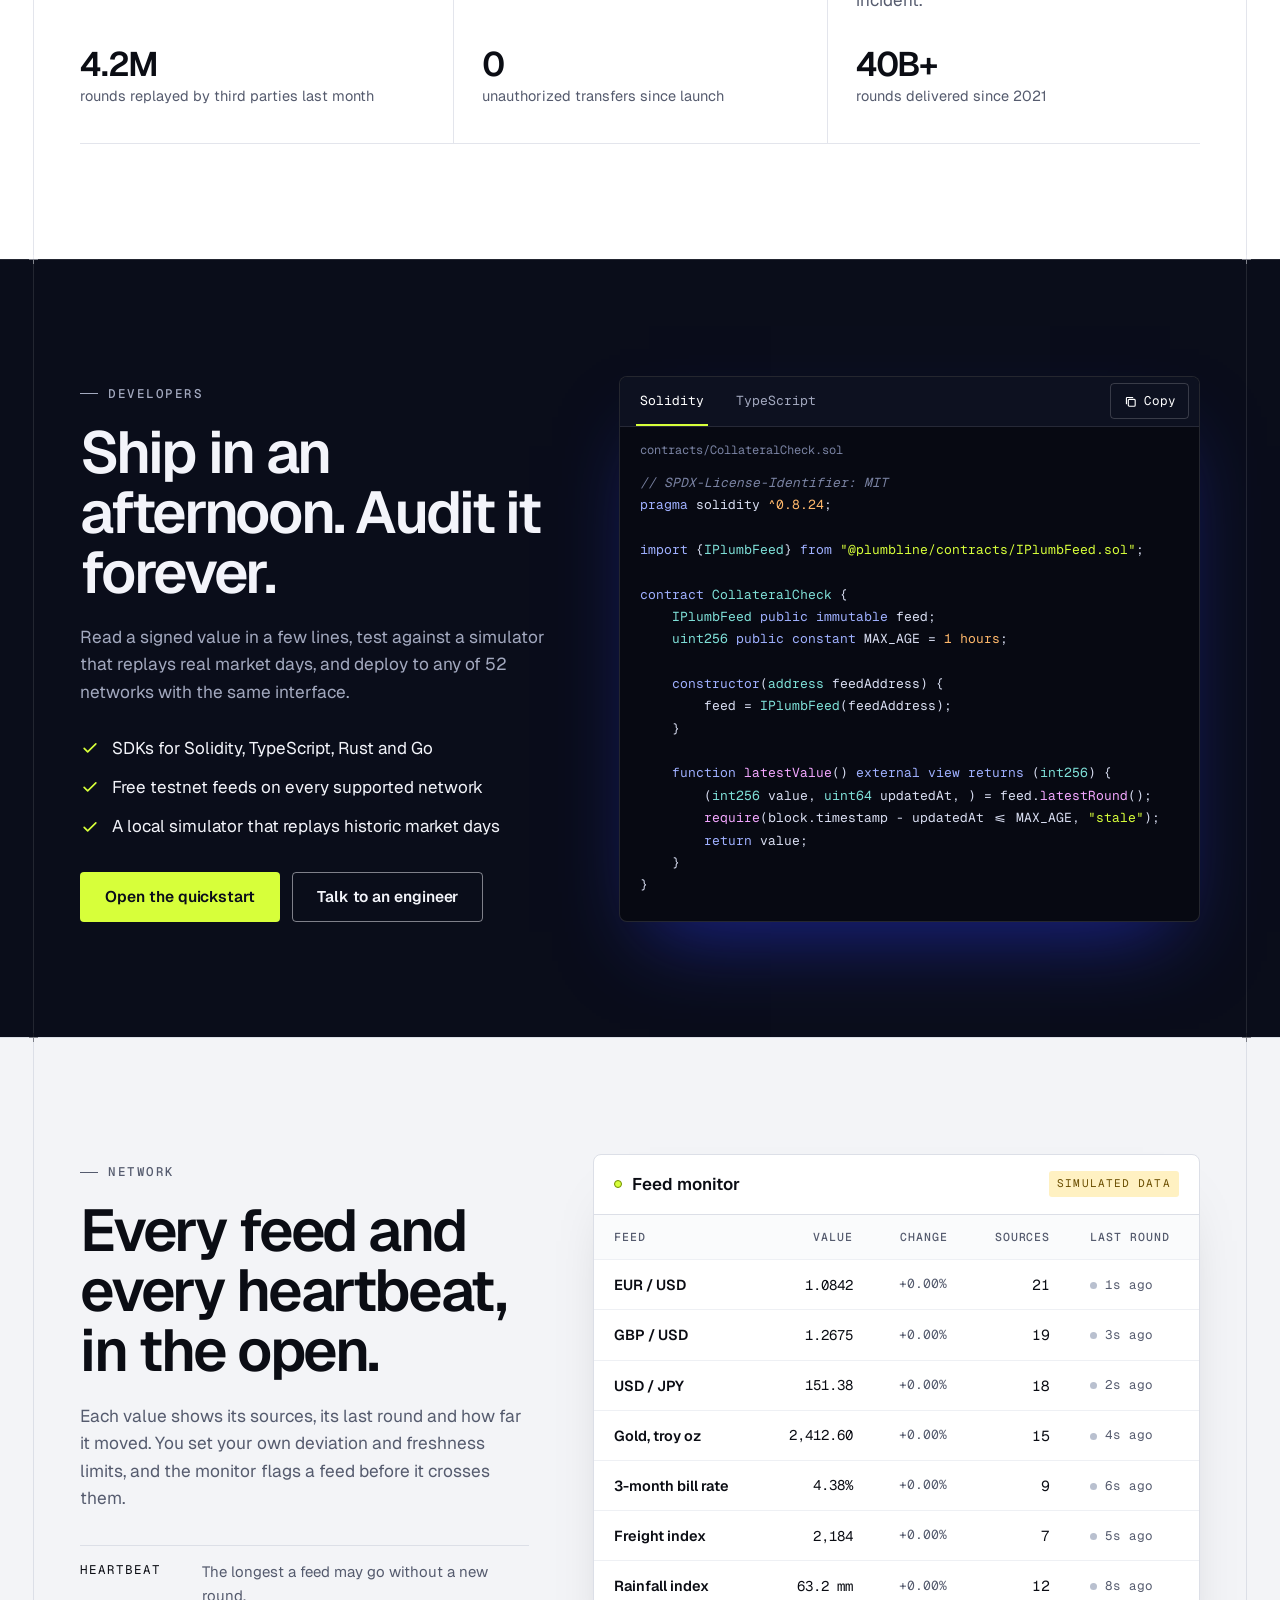
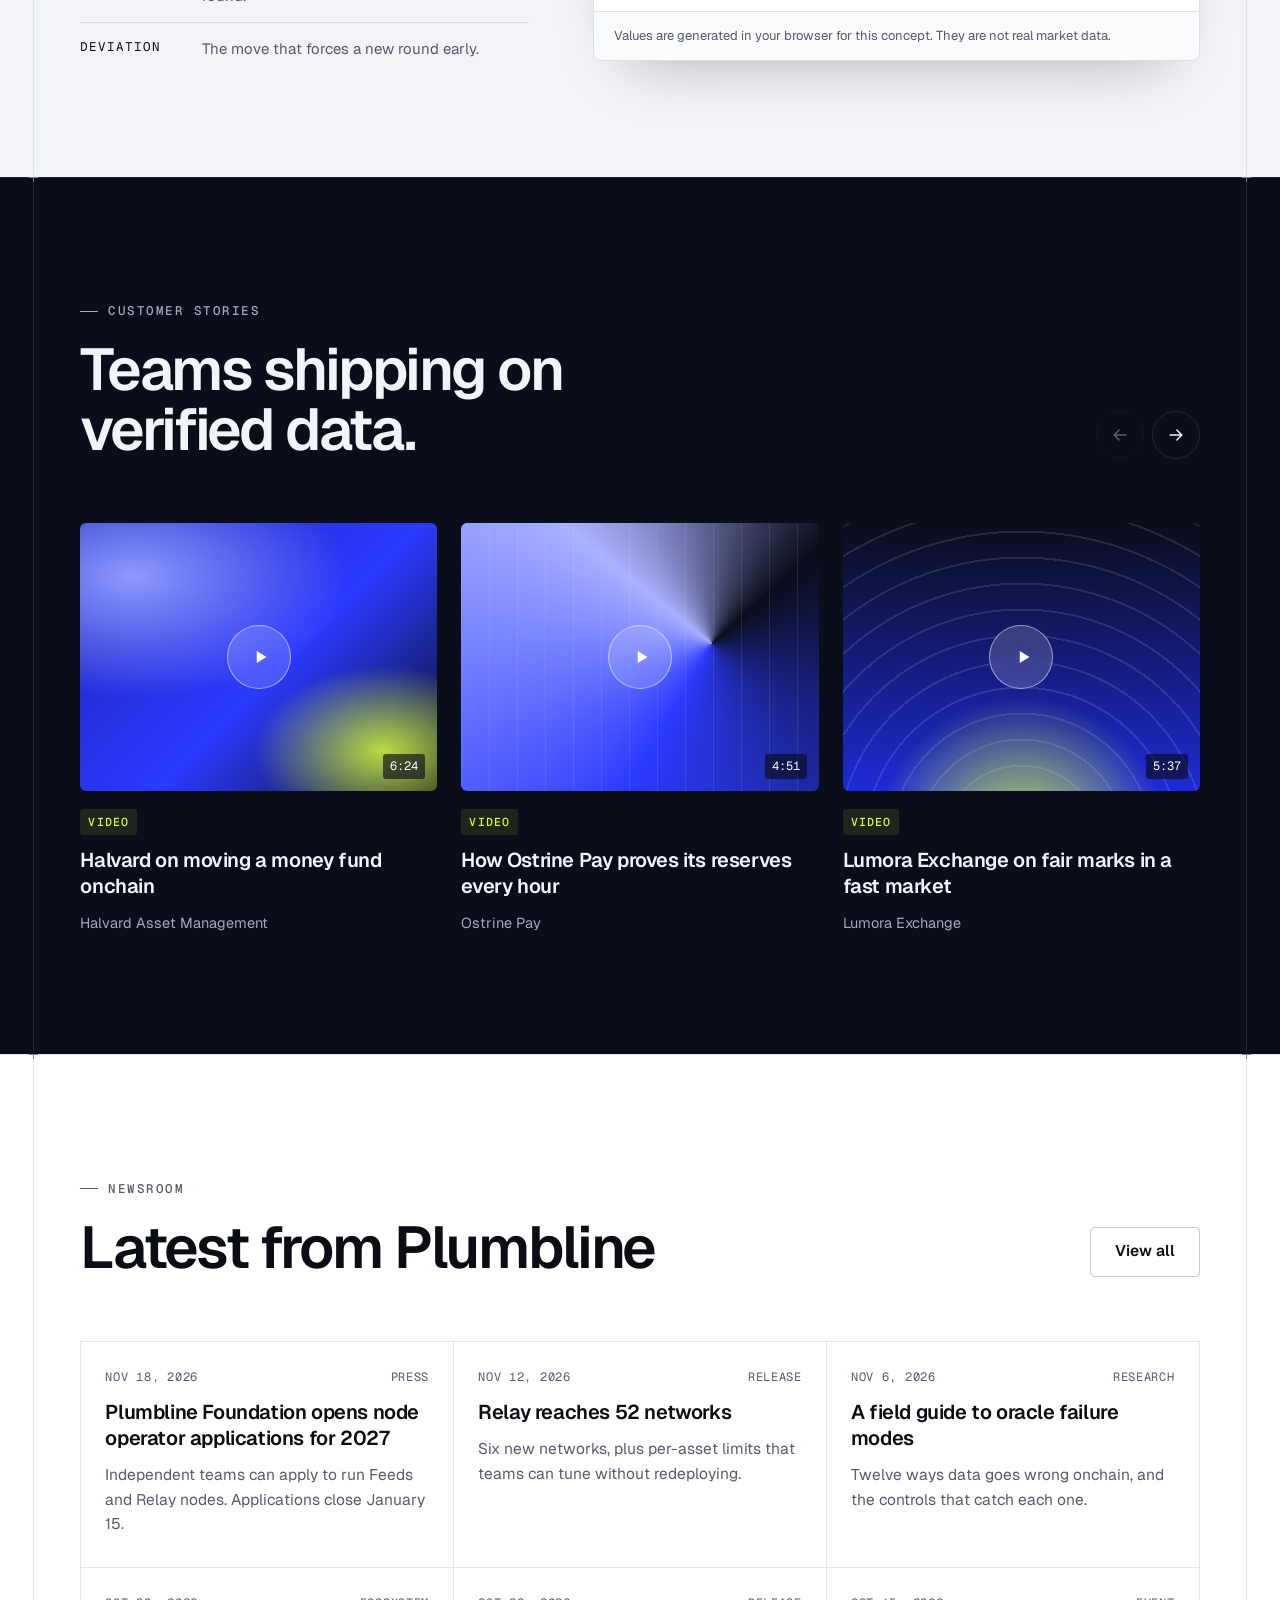
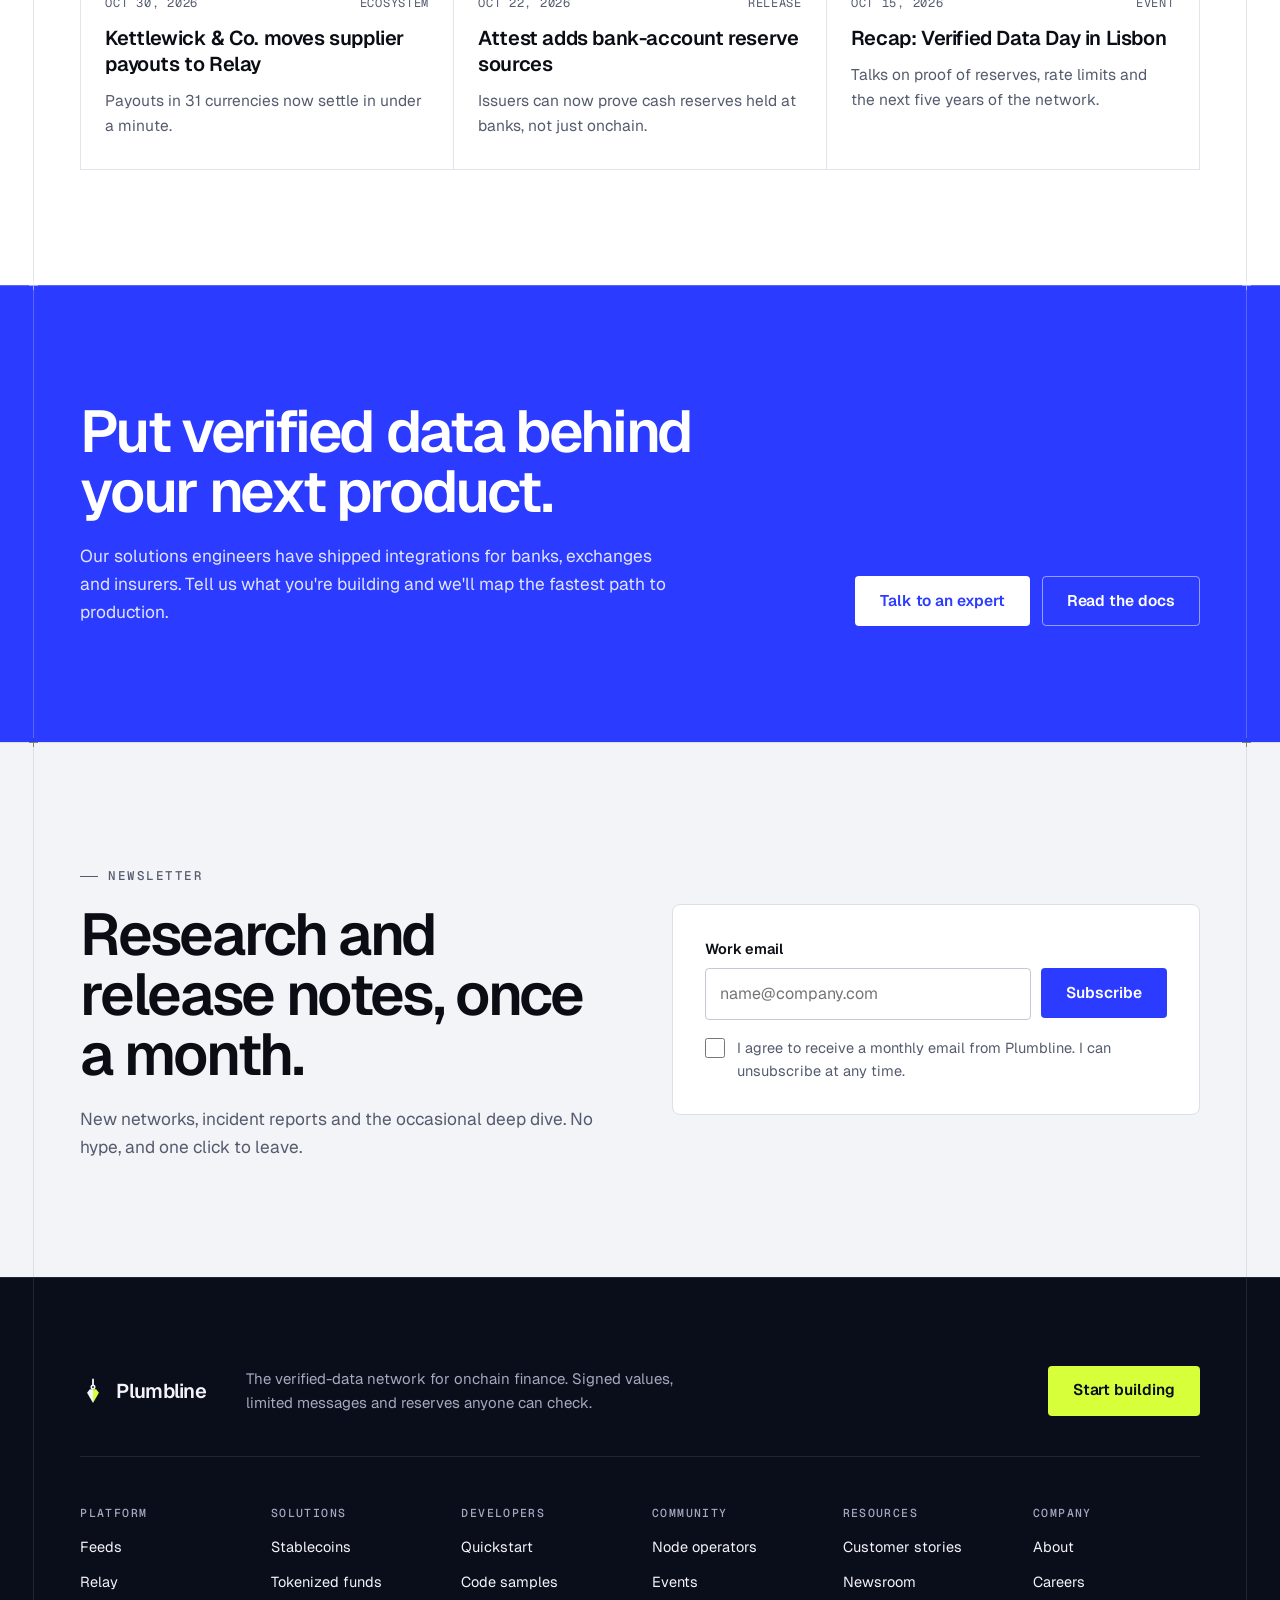
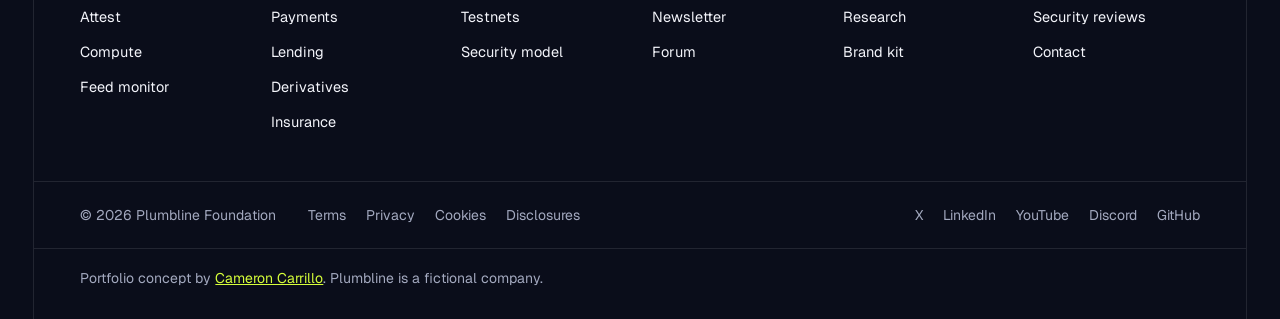
<file: sites/plumbline/index.html>
<!DOCTYPE html>
<html lang="en">
<head>
<meta charset="utf-8">
<meta name="viewport" content="width=device-width, initial-scale=1">
<title>Plumbline · The verified-data network for onchain finance</title>
<meta name="description" content="Plumbline delivers signed data feeds, rate-limited cross-network messaging, proof of reserves and offchain compute to 52 networks.">
<meta name="theme-color" content="#2B3BFF">
<link rel="icon" href="favicon.svg" type="image/svg+xml">
<link rel="preconnect" href="https://fonts.googleapis.com">
<link rel="preconnect" href="https://fonts.gstatic.com" crossorigin>
<link rel="stylesheet" href="https://fonts.googleapis.com/css2?family=Geist:wght@400;500;600;700&amp;family=Geist+Mono:wght@400;500&amp;display=swap">
<link rel="stylesheet" href="styles.css">
<script>document.documentElement.classList.add("js");</script>
<script src="main.js" defer></script>
</head>
<body>
<svg class="sprite" aria-hidden="true">
  <symbol id="i-arrow-r" viewBox="0 0 24 24"><path d="M5 12h14M13 6l6 6-6 6" fill="none" stroke="currentColor" stroke-width="1.8" stroke-linecap="round" stroke-linejoin="round"/></symbol>
  <symbol id="i-arrow-ur" viewBox="0 0 24 24"><path d="M7 17L17 7M9 7h8v8" fill="none" stroke="currentColor" stroke-width="1.8" stroke-linecap="round" stroke-linejoin="round"/></symbol>
  <symbol id="i-check" viewBox="0 0 24 24"><path d="M5 12.5l4.2 4.2L19 7" fill="none" stroke="currentColor" stroke-width="2" stroke-linecap="round" stroke-linejoin="round"/></symbol>
  <symbol id="i-chev" viewBox="0 0 24 24"><path d="M6 9l6 6 6-6" fill="none" stroke="currentColor" stroke-width="2" stroke-linecap="round" stroke-linejoin="round"/></symbol>
  <symbol id="i-search" viewBox="0 0 24 24"><circle cx="11" cy="11" r="6.5" fill="none" stroke="currentColor" stroke-width="1.8"/><path d="M20 20l-4.2-4.2" fill="none" stroke="currentColor" stroke-width="1.8" stroke-linecap="round"/></symbol>
  <symbol id="i-menu" viewBox="0 0 24 24"><path d="M4 7h16M4 12h16M4 17h16" fill="none" stroke="currentColor" stroke-width="1.8" stroke-linecap="round"/></symbol>
  <symbol id="i-close" viewBox="0 0 24 24"><path d="M6 6l12 12M18 6L6 18" fill="none" stroke="currentColor" stroke-width="1.8" stroke-linecap="round"/></symbol>
  <symbol id="i-play" viewBox="0 0 24 24"><path d="M9 6.5v11l9-5.5z" fill="currentColor"/></symbol>
  <symbol id="i-copy" viewBox="0 0 24 24"><rect x="8.5" y="8.5" width="11" height="11" rx="1.5" fill="none" stroke="currentColor" stroke-width="1.8"/><path d="M15.5 5.5h-9a1 1 0 0 0-1 1v9" fill="none" stroke="currentColor" stroke-width="1.8" stroke-linecap="round"/></symbol>
  <symbol id="i-feeds" viewBox="0 0 24 24"><path d="M3 12h4l2.5-6 5 12 2.5-6h4" fill="none" stroke="currentColor" stroke-width="1.7" stroke-linecap="round" stroke-linejoin="round"/></symbol>
  <symbol id="i-relay" viewBox="0 0 24 24"><path d="M4 8h12M12 4l4 4-4 4M20 16H8M12 12l-4 4 4 4" fill="none" stroke="currentColor" stroke-width="1.7" stroke-linecap="round" stroke-linejoin="round"/></symbol>
  <symbol id="i-attest" viewBox="0 0 24 24"><path d="M12 3l7 3v5.5c0 4.2-2.9 7.9-7 9.5-4.1-1.6-7-5.3-7-9.5V6z" fill="none" stroke="currentColor" stroke-width="1.7" stroke-linejoin="round"/><path d="M9 12l2.2 2.2L15.5 10" fill="none" stroke="currentColor" stroke-width="1.7" stroke-linecap="round" stroke-linejoin="round"/></symbol>
  <symbol id="i-compute" viewBox="0 0 24 24"><rect x="6.5" y="6.5" width="11" height="11" rx="1.5" fill="none" stroke="currentColor" stroke-width="1.7"/><path d="M10 10h4v4h-4zM9.5 3v3.5M14.5 3v3.5M9.5 17.5V21M14.5 17.5V21M3 9.5h3.5M3 14.5h3.5M17.5 9.5H21M17.5 14.5H21" fill="none" stroke="currentColor" stroke-width="1.7" stroke-linecap="round"/></symbol>
  <symbol id="i-audit" viewBox="0 0 24 24"><path d="M4 6h11M4 10h8M4 14h5" fill="none" stroke="currentColor" stroke-width="1.7" stroke-linecap="round"/><circle cx="15.5" cy="15.5" r="3.8" fill="none" stroke="currentColor" stroke-width="1.7"/><path d="M18.3 18.3L21 21" fill="none" stroke="currentColor" stroke-width="1.7" stroke-linecap="round"/></symbol>
  <symbol id="i-limit" viewBox="0 0 24 24"><path d="M4 17a8 8 0 1 1 16 0M12 17l4.5-5M3 20.5h18" fill="none" stroke="currentColor" stroke-width="1.7" stroke-linecap="round"/></symbol>
  <symbol id="i-load" viewBox="0 0 24 24"><path d="M12 3l9 4.8-9 4.8-9-4.8zM3 12.3l9 4.8 9-4.8M3 16.6l9 4.8 9-4.8" fill="none" stroke="currentColor" stroke-width="1.7" stroke-linejoin="round"/></symbol>
</svg>

<a class="skip-link" href="#main">Skip to content</a>

<div class="strip" data-theme="dark">
  <div class="wrap strip-inner">
    <a class="strip-back" href="../../">← Portfolio</a>
    <p class="strip-note">Concept site. Plumbline is a fictional company.</p>
  </div>
</div>

<header class="site-header" data-tone="blue">
  <div class="wrap header-inner">
    <a class="logo" href="#top" aria-label="Plumbline home">
      <svg class="logo-mark" viewBox="0 0 28 28" aria-hidden="true"><path d="M14 1.5V8" fill="none" stroke="currentColor" stroke-width="2" stroke-linecap="round"/><circle cx="14" cy="9.7" r="1.9" fill="none" stroke="currentColor" stroke-width="1.7"/><path d="M14 12.2h-3.4L7.6 15.8 14 26.8z" fill="currentColor"/><path d="M14 12.2h3.4l3 3.6L14 26.8z" fill="currentColor" opacity=".55"/></svg>
      <span class="logo-word">Plumbline</span>
    </a>

    <nav class="primary-nav" aria-label="Primary">
      <ul class="nav-list">
        <li class="nav-item">
          <button type="button" class="nav-trigger" aria-expanded="false" aria-controls="menu-platform">Platform<svg class="chev" aria-hidden="true"><use href="#i-chev"/></svg></button>
          <div class="mega" id="menu-platform" hidden>
            <div class="wrap mega-inner">
              <div class="mega-main">
                <p class="mega-label">The platform</p>
                <ul class="mega-grid">
                  <li><a class="mega-card" href="#platform"><svg class="mega-icon" aria-hidden="true"><use href="#i-feeds"/></svg><span class="mega-title">Feeds</span><span class="mega-desc">Signed market and reference data, pushed on deviation and on a heartbeat.</span></a></li>
                  <li><a class="mega-card" href="#platform"><svg class="mega-icon" aria-hidden="true"><use href="#i-relay"/></svg><span class="mega-title">Relay</span><span class="mega-desc">Messages and value transfers between networks, inside limits you set.</span></a></li>
                  <li><a class="mega-card" href="#platform"><svg class="mega-icon" aria-hidden="true"><use href="#i-attest"/></svg><span class="mega-title">Attest</span><span class="mega-desc">Proof of reserves from custodians, bank accounts and wallets.</span></a></li>
                  <li><a class="mega-card" href="#platform"><svg class="mega-icon" aria-hidden="true"><use href="#i-compute"/></svg><span class="mega-title">Compute</span><span class="mega-desc">Offchain jobs that return a signed, replayable result.</span></a></li>
                </ul>
              </div>
              <div class="mega-side">
                <p class="mega-label">Operate</p>
                <ul class="mega-links">
                  <li><a href="#network">Feed monitor</a></li>
                  <li><a href="#value">Network scale</a></li>
                  <li><a href="#why">Security model</a></li>
                </ul>
              </div>
            </div>
          </div>
        </li>
        <li class="nav-item">
          <button type="button" class="nav-trigger" aria-expanded="false" aria-controls="menu-solutions">Solutions<svg class="chev" aria-hidden="true"><use href="#i-chev"/></svg></button>
          <div class="mega" id="menu-solutions" hidden>
            <div class="wrap mega-inner">
              <div class="mega-main">
                <p class="mega-label">By use case</p>
                <ul class="mega-links mega-links-2">
                  <li><a href="#use-cases" data-tab="stablecoins">Stablecoins</a></li>
                  <li><a href="#use-cases" data-tab="funds">Tokenized funds</a></li>
                  <li><a href="#use-cases" data-tab="payments">Payments</a></li>
                  <li><a href="#use-cases" data-tab="lending">Lending</a></li>
                  <li><a href="#use-cases" data-tab="derivatives">Derivatives</a></li>
                  <li><a href="#use-cases" data-tab="insurance">Insurance</a></li>
                </ul>
              </div>
              <div class="mega-side">
                <p class="mega-label">By team</p>
                <ul class="mega-links">
                  <li><a href="#use-cases" data-tab="funds">Asset managers</a></li>
                  <li><a href="#use-cases" data-tab="payments">Banks and payment companies</a></li>
                  <li><a href="#use-cases" data-tab="derivatives">Exchanges</a></li>
                  <li><a href="#use-cases" data-tab="insurance">Insurers</a></li>
                </ul>
              </div>
            </div>
          </div>
        </li>
        <li class="nav-item">
          <button type="button" class="nav-trigger" aria-expanded="false" aria-controls="menu-developers">Developers<svg class="chev" aria-hidden="true"><use href="#i-chev"/></svg></button>
          <div class="mega" id="menu-developers" hidden>
            <div class="wrap mega-inner">
              <div class="mega-main">
                <p class="mega-label">Build</p>
                <ul class="mega-grid mega-grid-3">
                  <li><button type="button" class="mega-card" data-open="quickstart-dialog"><span class="mega-title">Quickstart</span><span class="mega-desc">Install the SDK and read a verified value in three steps.</span></button></li>
                  <li><a class="mega-card" href="#developers"><span class="mega-title">Code samples</span><span class="mega-desc">Solidity and TypeScript examples you can paste and run.</span></a></li>
                  <li><a class="mega-card" href="#network"><span class="mega-title">Feed monitor</span><span class="mega-desc">Heartbeats, deviation and sources for every feed.</span></a></li>
                </ul>
              </div>
              <div class="mega-side">
                <p class="mega-label">Support</p>
                <ul class="mega-links">
                  <li><button type="button" class="mega-link-btn" data-open="contact-dialog">Talk to an engineer</button></li>
                  <li><a href="#why">Security model</a></li>
                </ul>
              </div>
            </div>
          </div>
        </li>
        <li class="nav-item">
          <button type="button" class="nav-trigger" aria-expanded="false" aria-controls="menu-resources">Resources<svg class="chev" aria-hidden="true"><use href="#i-chev"/></svg></button>
          <div class="mega" id="menu-resources" hidden>
            <div class="wrap mega-inner">
              <div class="mega-main">
                <p class="mega-label">Learn</p>
                <ul class="mega-links mega-links-2">
                  <li><a href="#stories">Customer stories</a></li>
                  <li><a href="#news">Newsroom</a></li>
                  <li><a href="#announcements">Announcements and events</a></li>
                  <li><a href="#newsletter">Monthly newsletter</a></li>
                </ul>
              </div>
              <div class="mega-side">
                <p class="mega-label">Featured research</p>
                <button type="button" class="mega-feature" data-read="n3"><span class="mega-title">A field guide to oracle failure modes</span><span class="mega-desc">Twelve ways data goes wrong onchain, and the controls that catch each one.</span></button>
              </div>
            </div>
          </div>
        </li>
        <li class="nav-item"><a class="nav-link" href="#news">Research</a></li>
      </ul>
    </nav>

    <div class="header-actions">
      <button type="button" class="icon-btn" data-open="search-dialog" aria-label="Search the site"><svg aria-hidden="true"><use href="#i-search"/></svg></button>
      <a class="btn btn-header" href="#developers">Start building</a>
      <button type="button" class="icon-btn menu-btn" aria-expanded="false" aria-controls="mobile-panel" aria-label="Open menu"><svg class="i-open" aria-hidden="true"><use href="#i-menu"/></svg><svg class="i-shut" aria-hidden="true"><use href="#i-close"/></svg></button>
    </div>
  </div>
</header>

<div class="mobile-panel" id="mobile-panel" hidden>
  <nav class="m-nav" aria-label="Mobile">
    <ul class="m-list">
      <li class="m-group">
        <button type="button" class="m-trigger" aria-expanded="false" aria-controls="m-platform">Platform<svg aria-hidden="true"><use href="#i-chev"/></svg></button>
        <ul class="m-sub" id="m-platform" hidden>
          <li><a href="#platform">Feeds</a></li>
          <li><a href="#platform">Relay</a></li>
          <li><a href="#platform">Attest</a></li>
          <li><a href="#platform">Compute</a></li>
          <li><a href="#network">Feed monitor</a></li>
        </ul>
      </li>
      <li class="m-group">
        <button type="button" class="m-trigger" aria-expanded="false" aria-controls="m-solutions">Solutions<svg aria-hidden="true"><use href="#i-chev"/></svg></button>
        <ul class="m-sub" id="m-solutions" hidden>
          <li><a href="#use-cases" data-tab="stablecoins">Stablecoins</a></li>
          <li><a href="#use-cases" data-tab="funds">Tokenized funds</a></li>
          <li><a href="#use-cases" data-tab="payments">Payments</a></li>
          <li><a href="#use-cases" data-tab="lending">Lending</a></li>
          <li><a href="#use-cases" data-tab="derivatives">Derivatives</a></li>
          <li><a href="#use-cases" data-tab="insurance">Insurance</a></li>
        </ul>
      </li>
      <li class="m-group">
        <button type="button" class="m-trigger" aria-expanded="false" aria-controls="m-developers">Developers<svg aria-hidden="true"><use href="#i-chev"/></svg></button>
        <ul class="m-sub" id="m-developers" hidden>
          <li><button type="button" data-open="quickstart-dialog">Quickstart</button></li>
          <li><a href="#developers">Code samples</a></li>
          <li><a href="#why">Security model</a></li>
        </ul>
      </li>
      <li class="m-group">
        <button type="button" class="m-trigger" aria-expanded="false" aria-controls="m-resources">Resources<svg aria-hidden="true"><use href="#i-chev"/></svg></button>
        <ul class="m-sub" id="m-resources" hidden>
          <li><a href="#stories">Customer stories</a></li>
          <li><a href="#news">Newsroom</a></li>
          <li><a href="#announcements">Announcements and events</a></li>
          <li><a href="#newsletter">Newsletter</a></li>
        </ul>
      </li>
      <li class="m-group"><a class="m-link" href="#news">Research</a></li>
    </ul>
  </nav>
  <div class="m-actions">
    <a class="btn btn-blue" href="#developers">Start building</a>
    <button type="button" class="btn btn-outline" data-open="contact-dialog">Talk to an expert</button>
  </div>
</div>

<main id="main">

  <section class="hero" id="top" data-theme="blue" aria-labelledby="hero-title">
    <canvas class="hero-canvas" aria-hidden="true"></canvas>
    <div class="wrap hero-wrap">
      <div class="hero-left">
        <p class="eyebrow eyebrow-live"><span class="live-dot" aria-hidden="true"></span>Live on 52 networks</p>
        <h1 class="hero-title" id="hero-title">
          <span class="hero-lead">Verified data for</span>
          <span class="sr-only">lending, stablecoins, treasuries, payments, derivatives, insurance, games and everything else onchain.</span>
          <span class="rotator" aria-hidden="true"><span class="rotator-track"><span class="rw">lending</span><span class="rw">stablecoins</span><span class="rw">treasuries</span><span class="rw">payments</span><span class="rw">derivatives</span><span class="rw">insurance</span><span class="rw">games</span><span class="rw">everything</span></span></span>
        </h1>
      </div>
      <div class="hero-right">
        <p class="hero-copy">Plumbline is the verified-data network for onchain finance. Independent sources sign every value, every message stays inside the limits you set, and anyone can check the proof.</p>
        <div class="actions">
          <a class="btn btn-white" href="#developers">Start building</a>
          <a class="btn btn-ghost" href="#platform">Platform overview</a>
        </div>
      </div>
    </div>
  </section>

  <section class="section partners" id="partners" data-theme="white" aria-labelledby="partners-title">
    <div class="wrap partners-wrap">
      <h2 class="partners-label" id="partners-title">Trusted by teams at</h2>
      <div class="marquee">
        <div class="marquee-track">
          <ul class="marquee-list">
            <li><span class="wm wm-1"><svg class="wm-glyph" viewBox="0 0 16 16" aria-hidden="true"><rect x="2.5" y="2.5" width="11" height="11" transform="rotate(45 8 8)"/></svg>HALVARD</span></li>
            <li><span class="wm wm-2">corvant<span class="wm-dot" aria-hidden="true"></span></span></li>
            <li><span class="wm wm-3"><span class="wm-it">Ostrine</span><span class="wm-box">PAY</span></span></li>
            <li><span class="wm wm-4"><svg class="wm-glyph" viewBox="0 0 16 16" aria-hidden="true"><path d="M8 2l6.5 12h-13z"/></svg>TESSALY</span></li>
            <li><span class="wm wm-5">Quillmark</span></li>
            <li><span class="wm wm-6"><span>BRISANDE</span><span>MUTUAL</span></span></li>
            <li><span class="wm wm-7"><svg class="wm-glyph" viewBox="0 0 16 16" aria-hidden="true"><path d="M2 11a6 6 0 0 1 12 0z"/></svg>lumora</span></li>
            <li><span class="wm wm-8">Kettlewick <span class="wm-amp">&amp;</span> Co.</span></li>
            <li><span class="wm wm-9">[ VANTOREL ]</span></li>
            <li><span class="wm wm-10">Marrowby</span></li>
          </ul>
          <ul class="marquee-list marquee-dupe" aria-hidden="true">
            <li><span class="wm wm-1"><svg class="wm-glyph" viewBox="0 0 16 16"><rect x="2.5" y="2.5" width="11" height="11" transform="rotate(45 8 8)"/></svg>HALVARD</span></li>
            <li><span class="wm wm-2">corvant<span class="wm-dot"></span></span></li>
            <li><span class="wm wm-3"><span class="wm-it">Ostrine</span><span class="wm-box">PAY</span></span></li>
            <li><span class="wm wm-4"><svg class="wm-glyph" viewBox="0 0 16 16"><path d="M8 2l6.5 12h-13z"/></svg>TESSALY</span></li>
            <li><span class="wm wm-5">Quillmark</span></li>
            <li><span class="wm wm-6"><span>BRISANDE</span><span>MUTUAL</span></span></li>
            <li><span class="wm wm-7"><svg class="wm-glyph" viewBox="0 0 16 16"><path d="M2 11a6 6 0 0 1 12 0z"/></svg>lumora</span></li>
            <li><span class="wm wm-8">Kettlewick <span class="wm-amp">&amp;</span> Co.</span></li>
            <li><span class="wm wm-9">[ VANTOREL ]</span></li>
            <li><span class="wm wm-10">Marrowby</span></li>
          </ul>
        </div>
      </div>
    </div>
  </section>

  <section class="section announcements" id="announcements" data-theme="white" aria-labelledby="ann-title">
    <div class="wrap">
      <div class="section-head section-head-row">
        <h2 class="h-sm" id="ann-title">What's new</h2>
        <a class="link-arrow" href="#news">All news<svg aria-hidden="true"><use href="#i-arrow-r"/></svg></a>
      </div>
      <ul class="ann-grid">
        <li class="ann-card reveal">
          <p class="tag">New network</p>
          <h3 class="ann-title"><button type="button" class="stretch" data-read="n2">Relay now reaches 52 networks, with transfer limits set per asset</button></h3>
          <p class="ann-foot"><time datetime="2026-11-12">Nov 12, 2026</time><svg aria-hidden="true"><use href="#i-arrow-ur"/></svg></p>
        </li>
        <li class="ann-card reveal">
          <p class="tag">Upgrade</p>
          <h3 class="ann-title"><button type="button" class="stretch" data-read="a2">Feeds v4 cuts update latency to 400 milliseconds on fast networks</button></h3>
          <p class="ann-foot"><time datetime="2026-11-03">Nov 3, 2026</time><svg aria-hidden="true"><use href="#i-arrow-ur"/></svg></p>
        </li>
        <li class="ann-card reveal">
          <p class="tag">Research</p>
          <h3 class="ann-title"><button type="button" class="stretch" data-read="a3">How we measure source independence across 2,400 feeds</button></h3>
          <p class="ann-foot"><time datetime="2026-10-28">Oct 28, 2026</time><svg aria-hidden="true"><use href="#i-arrow-ur"/></svg></p>
        </li>
        <li class="ann-card reveal">
          <p class="tag">Event</p>
          <h3 class="ann-title"><button type="button" class="stretch" data-read="a4">Plumb Summit 2027 opens its call for speakers</button></h3>
          <p class="ann-foot"><time datetime="2026-10-21">Oct 21, 2026</time><svg aria-hidden="true"><use href="#i-arrow-ur"/></svg></p>
        </li>
      </ul>
    </div>
  </section>

  <section class="section platform" id="platform" data-theme="dark" aria-labelledby="platform-title">
    <div class="wrap platform-grid">
      <div class="platform-copy">
        <p class="eyebrow">The platform</p>
        <h2 id="platform-title">One network for data, messages and proof.</h2>
        <p class="lede">Plumbline gives onchain products a shared foundation: values that independent sources sign, messages that respect limits, and reserves anyone can check. Start with one service and add the rest on the same security.</p>
        <ol class="products">
          <li class="product reveal"><span class="product-num">01</span><svg class="product-icon" aria-hidden="true"><use href="#i-feeds"/></svg><span class="product-name">Feeds</span><span class="product-desc">Market and reference data signed by independent sources, pushed on deviation and on a heartbeat.</span></li>
          <li class="product reveal"><span class="product-num">02</span><svg class="product-icon" aria-hidden="true"><use href="#i-relay"/></svg><span class="product-name">Relay</span><span class="product-desc">Messages and value transfers between networks, inside rate limits you set for each lane.</span></li>
          <li class="product reveal"><span class="product-num">03</span><svg class="product-icon" aria-hidden="true"><use href="#i-attest"/></svg><span class="product-name">Attest</span><span class="product-desc">Proof of reserves from custodians, bank accounts and wallets, published on a schedule.</span></li>
          <li class="product reveal"><span class="product-num">04</span><svg class="product-icon" aria-hidden="true"><use href="#i-compute"/></svg><span class="product-name">Compute</span><span class="product-desc">Offchain jobs with a signed, replayable result, for logic too heavy to run onchain.</span></li>
        </ol>
        <div class="actions">
          <a class="btn btn-lime" href="#use-cases">See it in production</a>
          <button type="button" class="btn btn-ghost" data-open="quickstart-dialog">Open the quickstart</button>
        </div>
      </div>
      <figure class="iso-figure">
<svg class="iso" viewBox="0 0 560 500" role="img" aria-labelledby="iso-title"><title id="iso-title">Three stacked network layers aligned under a plumb bob, with a vault, a signed document and data blocks linked by glowing traces</title><defs>
<linearGradient id="isoTop" x1="0" y1="0" x2="1" y2="1"><stop offset="0" stop-color="#7C8BFF" stop-opacity=".22"/><stop offset="1" stop-color="#2B3BFF" stop-opacity=".05"/></linearGradient>
<linearGradient id="isoTopLime" x1="0" y1="0" x2="1" y2="1"><stop offset="0" stop-color="#F0FFB0"/><stop offset="1" stop-color="#D7FF3A"/></linearGradient>
<radialGradient id="isoGlow"><stop offset="0" stop-color="#D7FF3A" stop-opacity=".55"/><stop offset="1" stop-color="#D7FF3A" stop-opacity="0"/></radialGradient>
<radialGradient id="isoHalo"><stop offset="0" stop-color="#5C6BFF" stop-opacity=".5"/><stop offset="1" stop-color="#2B3BFF" stop-opacity="0"/></radialGradient>
</defs><ellipse class="halo" cx="280" cy="300" rx="260" ry="170" fill="url(#isoHalo)"/><g class="plate plate-a"><g class="slab"><polygon class="f-left" points="36.1,340 280,480.8 280,489.6 36.1,348.8"/><polygon class="f-right" points="523.9,340 280,480.8 280,489.6 523.9,348.8"/><polygon class="f-top" points="280,199.2 523.9,340 280,480.8 36.1,340"/></g><g class="grid"><line x1="310.5" y1="216.8" x2="66.6" y2="357.6"/><line x1="249.5" y1="216.8" x2="493.4" y2="357.6"/><line x1="341" y1="234.4" x2="97.1" y2="375.2"/><line x1="219" y1="234.4" x2="462.9" y2="375.2"/><line x1="371.5" y1="252" x2="127.6" y2="392.8"/><line x1="188.5" y1="252" x2="432.4" y2="392.8"/><line x1="401.9" y1="269.6" x2="158.1" y2="410.4"/><line x1="158.1" y1="269.6" x2="401.9" y2="410.4"/><line x1="432.4" y1="287.2" x2="188.5" y2="428"/><line x1="127.6" y1="287.2" x2="371.5" y2="428"/><line x1="462.9" y1="304.8" x2="219" y2="445.6"/><line x1="97.1" y1="304.8" x2="341" y2="445.6"/><line x1="493.4" y1="322.4" x2="249.5" y2="463.2"/><line x1="66.6" y1="322.4" x2="310.5" y2="463.2"/></g><ellipse class="ring ring-outer" cx="280" cy="340" rx="53.9" ry="31.1"/><ellipse class="ring ring-inner" cx="280" cy="340" rx="29.6" ry="17.1"/><polyline class="trace" points="142.8,326.8 200,293.8 241.9,318"/><polyline class="trace trace-b" points="287.6,423.6 356.2,384 318.1,362"/><polyline class="trace trace-c" points="436.2,346.6 352.4,298.2 318.1,318"/><g class="obj vault"><polygon class="f-left" points="99,286.1 140.9,310.3 140.9,352.1 99,327.9"/><polygon class="f-right" points="182.8,286.1 140.9,310.3 140.9,352.1 182.8,327.9"/><polygon class="f-top" points="140.9,261.9 182.8,286.1 140.9,310.3 99,286.1"/></g><polygon class="door" points="132.2,326.4 132,323.8 131.4,321.1 130.5,318.4 129.3,315.7 127.8,313.1 126.1,310.6 124.1,308.5 122.1,306.7 120,305.2 117.8,304.2 115.8,303.7 113.9,303.6 112.1,304 110.6,304.9 109.4,306.2 108.5,307.9 108,309.9 107.8,312.3 108,314.8 108.5,317.5 109.4,320.3 110.6,323 112.1,325.6 113.9,328 115.8,330.1 117.8,332 120,333.4 122.1,334.4 124.1,335 126.1,335 127.8,334.6 129.3,333.8 130.5,332.5 131.4,330.8 132,328.7"/><polygon class="door-inner" points="126.7,323.2 126.6,321.8 126.3,320.3 125.8,318.8 125.1,317.3 124.3,315.9 123.3,314.5 122.3,313.4 121.1,312.4 120,311.6 118.8,311 117.7,310.7 116.6,310.7 115.6,310.9 114.8,311.4 114.2,312.1 113.7,313 113.4,314.2 113.3,315.4 113.4,316.9 113.7,318.3 114.2,319.8 114.8,321.3 115.6,322.8 116.6,324.1 117.7,325.3 118.8,326.3 120,327.1 121.1,327.6 122.3,327.9 123.3,328 124.3,327.7 125.1,327.3 125.8,326.5 126.3,325.6 126.6,324.5"/><path class="door-handle" d="M113.9 315.8L126.1 322.8M120 326.4L120 312.3"/><g class="obj sheet"><polygon class="f-left" points="241.9,425.8 280,447.8 280,450 241.9,428"/><polygon class="f-right" points="329.5,419.2 280,447.8 280,450 329.5,421.4"/><polygon class="f-top" points="291.4,397.2 329.5,419.2 280,447.8 241.9,425.8"/></g><g class="obj sheet"><polygon class="f-left" points="245.7,420.5 283.8,442.5 283.8,444.7 245.7,422.7"/><polygon class="f-right" points="333.3,413.9 283.8,442.5 283.8,444.7 333.3,416.1"/><polygon class="f-top" points="295.2,391.9 333.3,413.9 283.8,442.5 245.7,420.5"/></g><g class="obj sheet sheet-top"><polygon class="f-left" points="249.5,415.2 287.6,437.2 287.6,439.4 249.5,417.4"/><polygon class="f-right" points="337.2,408.6 287.6,437.2 287.6,439.4 337.2,410.8"/><polygon class="f-top" points="299.1,386.6 337.2,408.6 287.6,437.2 249.5,415.2"/></g><line class="doc-line" x1="295.2" y1="395.4" x2="318.1" y2="408.6"/><line class="doc-line" x1="287.6" y1="399.8" x2="316.2" y2="416.3"/><line class="doc-line" x1="280" y1="404.2" x2="299.1" y2="415.2"/><polyline class="doc-check" points="278.1,414.1 276.2,421.8 299.1,421.8"/><g class="bob-cube"><g class="obj cube-lime"><polygon class="f-left" points="413.4,320.2 436.2,333.4 436.2,359.8 413.4,346.6"/><polygon class="f-right" points="459.1,320.2 436.2,333.4 436.2,359.8 459.1,346.6"/><polygon class="f-top" points="436.2,307 459.1,320.2 436.2,333.4 413.4,320.2"/></g></g></g><line class="plumb-dash" x1="280" y1="340" x2="280" y2="265.2"/><g class="plate plate-b float-b"><g class="slab slab-mid"><polygon class="f-left" points="104.7,265.2 280,366.4 280,373.4 104.7,272.2"/><polygon class="f-right" points="455.3,265.2 280,366.4 280,373.4 455.3,272.2"/><polygon class="f-top" points="280,164 455.3,265.2 280,366.4 104.7,265.2"/></g><ellipse class="ring ring-outer" cx="280" cy="265.2" rx="40.4" ry="23.3"/><ellipse class="ring ring-inner" cx="280" cy="265.2" rx="21.6" ry="12.4"/><polyline class="trace trace-b" points="193.5,264.5 220.2,279.9 240,268.5"/><polyline class="trace trace-c" points="371.5,260.8 339.1,279.5 320,268.5"/><g class="float-cube"><g class="obj cube-blue"><polygon class="f-left" points="167.6,239.9 184.7,249.8 184.7,269.6 167.6,259.7"/><polygon class="f-right" points="201.9,239.9 184.7,249.8 184.7,269.6 201.9,259.7"/><polygon class="f-top" points="184.7,230 201.9,239.9 184.7,249.8 167.6,239.9"/></g></g><g class="float-cube float-cube-2"><g class="obj cube-white"><polygon class="f-left" points="363.8,238.8 379.1,247.6 379.1,265.2 363.8,256.4"/><polygon class="f-right" points="394.3,238.8 379.1,247.6 379.1,265.2 394.3,256.4"/><polygon class="f-top" points="379.1,230 394.3,238.8 379.1,247.6 363.8,238.8"/></g></g></g><line class="plumb-dash" x1="280" y1="265.2" x2="280" y2="199.2"/><g class="plate plate-c float-c"><g class="slab slab-top"><polygon class="f-left" points="165.7,199.2 280,265.2 280,270.5 165.7,204.5"/><polygon class="f-right" points="394.3,199.2 280,265.2 280,270.5 394.3,204.5"/><polygon class="f-top" points="280,133.2 394.3,199.2 280,265.2 165.7,199.2"/></g><ellipse class="glow" cx="280" cy="199.2" rx="70" ry="40" fill="url(#isoGlow)"/><ellipse class="ring ring-outer" cx="280" cy="199.2" rx="32.3" ry="18.7"/><ellipse class="ring ring-core" cx="280" cy="199.2" rx="16.2" ry="9.3"/></g><circle class="packet packet-1" cx="280" cy="340" r="3"/><circle class="packet packet-2" cx="280" cy="340" r="3"/><circle class="packet packet-3" cx="280" cy="340" r="3"/><line class="plumb-dash plumb-dash-lime" x1="280" y1="130.4" x2="280" y2="199.2"/><g class="sway"><line class="plumb-line" x1="280" y1="0" x2="280" y2="55.4"/><circle class="bob-cap" cx="280" cy="57.4" r="3.5"/><polygon class="bob f1" points="280,60.4 270,60.4 261,73.4 280,73.4"/><polygon class="bob f2" points="280,60.4 290,60.4 299,73.4 280,73.4"/><polygon class="bob f3" points="261,73.4 280,124.4 280,73.4"/><polygon class="bob f4" points="299,73.4 280,124.4 280,73.4"/><polyline class="bob-rim" points="270,60.4 261,73.4 280,124.4 299,73.4 290,60.4 270,60.4"/></g></svg>
      </figure>
    </div>
  </section>

  <section class="section value" id="value" data-theme="dark" aria-labelledby="value-title">
    <div class="wrap value-wrap">
      <h2 class="value-label" id="value-title">Total value verified</h2>
      <p class="value-number"><span class="value-cur">$</span><span class="value-digits" id="value-digits">18,402,551,209,734</span></p>
      <p class="value-note">Simulated figure for this concept: the running total of value secured by Plumbline data and messages since 2021.</p>
      <dl class="stats">
        <div class="stat reveal"><dt>Networks connected</dt><dd>52</dd></div>
        <div class="stat reveal"><dt>Live data feeds</dt><dd>2,400+</dd></div>
        <div class="stat reveal"><dt>Round uptime since 2021</dt><dd>99.99%</dd></div>
      </dl>
    </div>
  </section>

  <section class="section usecases" id="use-cases" data-theme="light" aria-labelledby="uc-title">
    <div class="wrap">
      <div class="section-head section-head-split">
        <div>
          <p class="eyebrow">Use cases</p>
          <h2 id="uc-title">Built for the products finance is moving onchain.</h2>
        </div>
        <p class="section-intro">From money funds to crop insurance, the same signed data and the same limits sit underneath. Pick a market to see how teams use them.</p>
      </div>

      <div class="tabs" role="tablist" aria-label="Use cases" data-tabs="uc">
        <button type="button" class="tab" role="tab" id="tab-stablecoins" aria-controls="panel-stablecoins" aria-selected="true" data-key="stablecoins">Stablecoins</button>
        <button type="button" class="tab" role="tab" id="tab-funds" aria-controls="panel-funds" aria-selected="false" tabindex="-1" data-key="funds">Tokenized funds</button>
        <button type="button" class="tab" role="tab" id="tab-payments" aria-controls="panel-payments" aria-selected="false" tabindex="-1" data-key="payments">Payments</button>
        <button type="button" class="tab" role="tab" id="tab-lending" aria-controls="panel-lending" aria-selected="false" tabindex="-1" data-key="lending">Lending</button>
        <button type="button" class="tab" role="tab" id="tab-derivatives" aria-controls="panel-derivatives" aria-selected="false" tabindex="-1" data-key="derivatives">Derivatives</button>
        <button type="button" class="tab" role="tab" id="tab-insurance" aria-controls="panel-insurance" aria-selected="false" tabindex="-1" data-key="insurance">Insurance</button>
      </div>

      <div class="tabpanel uc-panel" role="tabpanel" id="panel-stablecoins" aria-labelledby="tab-stablecoins" tabindex="0">
        <div class="uc-copy">
          <h3>Run a stablecoin with proof built in</h3>
          <p>Reserve data, mint limits and cross-network supply live on one network, so holders and auditors read the same numbers you do.</p>
          <ul class="caps">
            <li><svg aria-hidden="true"><use href="#i-check"/></svg>Hourly proof of reserves from custodians and bank accounts</li>
            <li><svg aria-hidden="true"><use href="#i-check"/></svg>Mint limits that tighten on their own when reserves drift</li>
            <li><svg aria-hidden="true"><use href="#i-check"/></svg>Supply moves between networks inside per-lane caps</li>
            <li><svg aria-hidden="true"><use href="#i-check"/></svg>A read-only evidence trail for auditors and supervisors</li>
          </ul>
        </div>
        <article class="case">
          <div class="case-art art-2" aria-hidden="true"><span class="case-art-name">Ostrine Pay</span></div>
          <div class="case-body">
            <p class="tag">Case study</p>
            <h4 class="case-title">Ostrine Pay publishes a reserve attestation every hour</h4>
            <p>Ostrine moved from a monthly reserve letter to hourly attestations and has not had a disputed redemption since.</p>
            <button type="button" class="link-arrow" data-read="st2">Read the story<svg aria-hidden="true"><use href="#i-arrow-r"/></svg></button>
          </div>
        </article>
      </div>

      <div class="tabpanel uc-panel" role="tabpanel" id="panel-funds" aria-labelledby="tab-funds" tabindex="0" hidden>
        <div class="uc-copy">
          <h3>Strike the NAV once and use it everywhere</h3>
          <p>The fund administrator signs the net asset value once, and Plumbline delivers it to every network where the fund's shares live.</p>
          <ul class="caps">
            <li><svg aria-hidden="true"><use href="#i-check"/></svg>NAV delivered onchain the moment the administrator signs it</li>
            <li><svg aria-hidden="true"><use href="#i-check"/></svg>Subscriptions and redemptions across networks in one flow</li>
            <li><svg aria-hidden="true"><use href="#i-check"/></svg>Holder registers kept in sync with the transfer agent</li>
            <li><svg aria-hidden="true"><use href="#i-check"/></svg>Corporate actions published as signed, timestamped events</li>
          </ul>
        </div>
        <article class="case">
          <div class="case-art art-1" aria-hidden="true"><span class="case-art-name">Halvard</span></div>
          <div class="case-body">
            <p class="tag">Case study</p>
            <h4 class="case-title">Halvard runs a tokenized money fund on four networks</h4>
            <p>One signed NAV a day now reaches every share class, wherever shareholders hold it.</p>
            <button type="button" class="link-arrow" data-read="st1">Read the story<svg aria-hidden="true"><use href="#i-arrow-r"/></svg></button>
          </div>
        </article>
      </div>

      <div class="tabpanel uc-panel" role="tabpanel" id="panel-payments" aria-labelledby="tab-payments" tabindex="0" hidden>
        <div class="uc-copy">
          <h3>Settle across ledgers in seconds</h3>
          <p>Relay carries payment instructions between bank ledgers and public networks, with exchange rates from independent sources at the moment of settlement.</p>
          <ul class="caps">
            <li><svg aria-hidden="true"><use href="#i-check"/></svg>Exchange rates from independent sources at settlement time</li>
            <li><svg aria-hidden="true"><use href="#i-check"/></svg>Instructions relayed between bank ledgers and public networks</li>
            <li><svg aria-hidden="true"><use href="#i-check"/></svg>Delivery versus payment with automatic rollback</li>
            <li><svg aria-hidden="true"><use href="#i-check"/></svg>Reconciliation files your treasury team already reads</li>
          </ul>
        </div>
        <article class="case">
          <div class="case-art art-5" aria-hidden="true"><span class="case-art-name">Kettlewick &amp; Co.</span></div>
          <div class="case-body">
            <p class="tag">Case study</p>
            <h4 class="case-title">Kettlewick &amp; Co. pays suppliers in 40 seconds, not two days</h4>
            <p>Payouts in 31 currencies now settle in under a minute, with every rate recorded next to the payment.</p>
            <button type="button" class="link-arrow" data-read="n4">Read the story<svg aria-hidden="true"><use href="#i-arrow-r"/></svg></button>
          </div>
        </article>
      </div>

      <div class="tabpanel uc-panel" role="tabpanel" id="panel-lending" aria-labelledby="tab-lending" tabindex="0" hidden>
        <div class="uc-copy">
          <h3>Keep liquidations fair when markets move</h3>
          <p>Collateral values refresh on deviation and on a heartbeat, and circuit breakers trip when sources disagree.</p>
          <ul class="caps">
            <li><svg aria-hidden="true"><use href="#i-check"/></svg>Collateral values refreshed on deviation and on a heartbeat</li>
            <li><svg aria-hidden="true"><use href="#i-check"/></svg>Circuit breakers when sources disagree past your threshold</li>
            <li><svg aria-hidden="true"><use href="#i-check"/></svg>Interest rate references from regulated benchmarks</li>
            <li><svg aria-hidden="true"><use href="#i-check"/></svg>Every liquidation linked to the round that triggered it</li>
          </ul>
        </div>
        <article class="case">
          <div class="case-art art-6" aria-hidden="true"><span class="case-art-name">Corvant</span></div>
          <div class="case-body">
            <p class="tag">Case study</p>
            <h4 class="case-title">Corvant kept liquidations orderly through a 9% intraday drop</h4>
            <p>Rounds every 400 milliseconds and a disagreement breaker meant no bad debt and no disputed liquidations.</p>
            <button type="button" class="link-arrow" data-read="st6">Read the story<svg aria-hidden="true"><use href="#i-arrow-r"/></svg></button>
          </div>
        </article>
      </div>

      <div class="tabpanel uc-panel" role="tabpanel" id="panel-derivatives" aria-labelledby="tab-derivatives" tabindex="0" hidden>
        <div class="uc-copy">
          <h3>Mark and settle from the same sources</h3>
          <p>Low-latency streams carry a signed report for every update, and settlement uses the same sources as your marks.</p>
          <ul class="caps">
            <li><svg aria-hidden="true"><use href="#i-check"/></svg>Low-latency streams with a signed report for each update</li>
            <li><svg aria-hidden="true"><use href="#i-check"/></svg>Settlement values from the same sources as your marks</li>
            <li><svg aria-hidden="true"><use href="#i-check"/></svg>Funding inputs published on a fixed schedule</li>
            <li><svg aria-hidden="true"><use href="#i-check"/></svg>Replayable history when a counterparty disputes a fill</li>
          </ul>
        </div>
        <article class="case">
          <div class="case-art art-3" aria-hidden="true"><span class="case-art-name">Lumora Exchange</span></div>
          <div class="case-body">
            <p class="tag">Case study</p>
            <h4 class="case-title">Lumora Exchange marks 300 markets from one stream</h4>
            <p>Signed sub-second reports replaced three data vendors and a weekly reconciliation.</p>
            <button type="button" class="link-arrow" data-read="st3">Read the story<svg aria-hidden="true"><use href="#i-arrow-r"/></svg></button>
          </div>
        </article>
      </div>

      <div class="tabpanel uc-panel" role="tabpanel" id="panel-insurance" aria-labelledby="tab-insurance" tabindex="0" hidden>
        <div class="uc-copy">
          <h3>Pay claims when the index says so</h3>
          <p>Weather and catastrophe indices arrive from many stations, and the network evaluates each trigger in the open.</p>
          <ul class="caps">
            <li><svg aria-hidden="true"><use href="#i-check"/></svg>Weather and catastrophe indices from multiple stations</li>
            <li><svg aria-hidden="true"><use href="#i-check"/></svg>Parametric triggers evaluated by the network, not the insurer</li>
            <li><svg aria-hidden="true"><use href="#i-check"/></svg>Payouts sent to policyholders automatically</li>
            <li><svg aria-hidden="true"><use href="#i-check"/></svg>Every payout traceable to the reading behind it</li>
          </ul>
        </div>
        <article class="case">
          <div class="case-art art-4" aria-hidden="true"><span class="case-art-name">Brisande Mutual</span></div>
          <div class="case-body">
            <p class="tag">Case study</p>
            <h4 class="case-title">Brisande Mutual paid 11,000 crop claims in a week</h4>
            <p>When the rains failed, payouts went out on their own, each linked to the station readings behind it.</p>
            <button type="button" class="link-arrow" data-read="st4">Read the story<svg aria-hidden="true"><use href="#i-arrow-r"/></svg></button>
          </div>
        </article>
      </div>
    </div>
  </section>

  <section class="section why" id="why" data-theme="white" aria-labelledby="why-title">
    <div class="wrap">
      <div class="section-head">
        <p class="eyebrow">Why Plumbline</p>
        <h2 id="why-title">The standard for data that has to be right.</h2>
      </div>
      <ul class="pillars">
        <li class="pillar reveal">
          <div class="pillar-top"><svg class="pillar-icon" aria-hidden="true"><use href="#i-audit"/></svg><span class="pillar-num">01</span></div>
          <h3>Data you can audit</h3>
          <p>Every value carries its sources, signatures and timestamps. Anyone can replay a round and get the same answer we did.</p>
          <p class="pillar-stat"><strong>4.2M</strong> rounds replayed by third parties last month</p>
        </li>
        <li class="pillar reveal">
          <div class="pillar-top"><svg class="pillar-icon" aria-hidden="true"><use href="#i-limit"/></svg><span class="pillar-num">02</span></div>
          <h3>Messaging with limits</h3>
          <p>Relay enforces rate limits on every lane, and a separate risk network can pause a lane before a problem spreads.</p>
          <p class="pillar-stat"><strong>0</strong> unauthorized transfers since launch</p>
        </li>
        <li class="pillar reveal">
          <div class="pillar-top"><svg class="pillar-icon" aria-hidden="true"><use href="#i-load"/></svg><span class="pillar-num">03</span></div>
          <h3>Proven under load</h3>
          <p>Five years of rounds through market crashes, network halts and record volume, with a public report for every incident.</p>
          <p class="pillar-stat"><strong>40B+</strong> rounds delivered since 2021</p>
        </li>
      </ul>
    </div>
  </section>

  <section class="section dev" id="developers" data-theme="dark" aria-labelledby="dev-title">
    <div class="wrap dev-grid">
      <div class="dev-copy">
        <p class="eyebrow">Developers</p>
        <h2 id="dev-title">Ship in an afternoon. Audit it forever.</h2>
        <p class="lede">Read a signed value in a few lines, test against a simulator that replays real market days, and deploy to any of 52 networks with the same interface.</p>
        <ul class="checks">
          <li><svg aria-hidden="true"><use href="#i-check"/></svg>SDKs for Solidity, TypeScript, Rust and Go</li>
          <li><svg aria-hidden="true"><use href="#i-check"/></svg>Free testnet feeds on every supported network</li>
          <li><svg aria-hidden="true"><use href="#i-check"/></svg>A local simulator that replays historic market days</li>
        </ul>
        <div class="actions">
          <button type="button" class="btn btn-lime" data-open="quickstart-dialog">Open the quickstart</button>
          <button type="button" class="btn btn-ghost" data-open="contact-dialog">Talk to an engineer</button>
        </div>
      </div>
      <div class="code-window reveal">
        <div class="code-bar">
          <div class="code-tabs" role="tablist" aria-label="Code sample language" data-tabs="code">
            <button type="button" class="code-tab" role="tab" id="code-tab-sol" aria-controls="code-sol" aria-selected="true" data-key="sol">Solidity</button>
            <button type="button" class="code-tab" role="tab" id="code-tab-ts" aria-controls="code-ts" aria-selected="false" tabindex="-1" data-key="ts">TypeScript</button>
          </div>
          <button type="button" class="copy-btn" id="copy-btn"><svg aria-hidden="true"><use href="#i-copy"/></svg><span>Copy</span></button>
        </div>
        <div class="code-panel" role="tabpanel" id="code-sol" aria-labelledby="code-tab-sol" tabindex="0">
          <p class="code-file">contracts/CollateralCheck.sol</p>
<pre><code><span class="c">// SPDX-License-Identifier: MIT</span>
<span class="k">pragma</span> solidity <span class="n">^0.8.24</span>;

<span class="k">import</span> {<span class="t">IPlumbFeed</span>} <span class="k">from</span> <span class="s">"@plumbline/contracts/IPlumbFeed.sol"</span>;

<span class="k">contract</span> <span class="t">CollateralCheck</span> {
    <span class="t">IPlumbFeed</span> <span class="k">public immutable</span> feed;
    <span class="t">uint256</span> <span class="k">public constant</span> MAX_AGE = <span class="n">1 hours</span>;

    <span class="k">constructor</span>(<span class="t">address</span> feedAddress) {
        feed = <span class="t">IPlumbFeed</span>(feedAddress);
    }

    <span class="k">function</span> <span class="f">latestValue</span>() <span class="k">external view returns</span> (<span class="t">int256</span>) {
        (<span class="t">int256</span> value, <span class="t">uint64</span> updatedAt, ) = feed.<span class="f">latestRound</span>();
        <span class="f">require</span>(block.timestamp - updatedAt &lt;= MAX_AGE, <span class="s">"stale"</span>);
        <span class="k">return</span> value;
    }
}</code></pre>
        </div>
        <div class="code-panel" role="tabpanel" id="code-ts" aria-labelledby="code-tab-ts" tabindex="0" hidden>
          <p class="code-file">scripts/read-feed.ts</p>
<pre><code><span class="k">import</span> { <span class="f">createClient</span> } <span class="k">from</span> <span class="s">"@plumbline/sdk"</span>;

<span class="k">const</span> plumb = <span class="f">createClient</span>({ network: <span class="s">"testnet"</span> });

<span class="c">// Read the latest round, then check its signatures</span>
<span class="c">// before you use the value anywhere.</span>
<span class="k">const</span> round = <span class="k">await</span> plumb.feeds.<span class="f">latest</span>(<span class="s">"EUR/USD"</span>);
<span class="k">await</span> plumb.<span class="f">verify</span>(round);

console.<span class="f">log</span>(round.value, round.sources.length, round.updatedAt);</code></pre>
        </div>
        <p class="sr-only" id="copy-status" aria-live="polite"></p>
      </div>
    </div>
  </section>

  <section class="section network" id="network" data-theme="light" aria-labelledby="net-title">
    <div class="wrap net-grid">
      <div class="net-copy">
        <p class="eyebrow">Network</p>
        <h2 id="net-title">Every feed and every heartbeat, in the open.</h2>
        <p class="lede">Each value shows its sources, its last round and how far it moved. You set your own deviation and freshness limits, and the monitor flags a feed before it crosses them.</p>
        <dl class="legend">
          <div><dt>Heartbeat</dt><dd>The longest a feed may go without a new round.</dd></div>
          <div><dt>Deviation</dt><dd>The move that forces a new round early.</dd></div>
        </dl>
      </div>
      <div class="monitor reveal">
        <div class="monitor-head">
          <p class="monitor-title"><span class="live-dot" aria-hidden="true"></span>Feed monitor</p>
          <p class="badge-sim">Simulated data</p>
        </div>
        <div class="table-wrap">
        <table class="feeds">
          <caption class="sr-only">Simulated feed values that update every few seconds</caption>
          <thead>
            <tr><th scope="col">Feed</th><th scope="col" class="num">Value</th><th scope="col" class="num col-chg">Change</th><th scope="col" class="num col-src">Sources</th><th scope="col">Last round</th></tr>
          </thead>
          <tbody id="feed-rows">
            <tr data-v="1.0842" data-dp="4" data-vol="0.00035"><th scope="row">EUR / USD</th><td class="num v">1.0842</td><td class="num col-chg d">+0.00%</td><td class="num col-src">21</td><td class="hb"><span class="hb-dot"></span><span class="hb-t">1s ago</span></td></tr>
            <tr data-v="1.2675" data-dp="4" data-vol="0.0004"><th scope="row">GBP / USD</th><td class="num v">1.2675</td><td class="num col-chg d">+0.00%</td><td class="num col-src">19</td><td class="hb"><span class="hb-dot"></span><span class="hb-t">3s ago</span></td></tr>
            <tr data-v="151.38" data-dp="2" data-vol="0.05"><th scope="row">USD / JPY</th><td class="num v">151.38</td><td class="num col-chg d">+0.00%</td><td class="num col-src">18</td><td class="hb"><span class="hb-dot"></span><span class="hb-t">2s ago</span></td></tr>
            <tr data-v="2412.60" data-dp="2" data-vol="0.8"><th scope="row">Gold, troy oz</th><td class="num v">2,412.60</td><td class="num col-chg d">+0.00%</td><td class="num col-src">15</td><td class="hb"><span class="hb-dot"></span><span class="hb-t">4s ago</span></td></tr>
            <tr data-v="4.38" data-dp="2" data-vol="0.004" data-unit="%"><th scope="row">3-month bill rate</th><td class="num v">4.38%</td><td class="num col-chg d">+0.00%</td><td class="num col-src">9</td><td class="hb"><span class="hb-dot"></span><span class="hb-t">6s ago</span></td></tr>
            <tr data-v="2184" data-dp="0" data-vol="1.6"><th scope="row">Freight index</th><td class="num v">2,184</td><td class="num col-chg d">+0.00%</td><td class="num col-src">7</td><td class="hb"><span class="hb-dot"></span><span class="hb-t">5s ago</span></td></tr>
            <tr data-v="63.2" data-dp="1" data-vol="0.12" data-unit=" mm"><th scope="row">Rainfall index</th><td class="num v">63.2 mm</td><td class="num col-chg d">+0.00%</td><td class="num col-src">12</td><td class="hb"><span class="hb-dot"></span><span class="hb-t">8s ago</span></td></tr>
          </tbody>
        </table>
        </div>
        <p class="monitor-foot">Values are generated in your browser for this concept. They are not real market data.</p>
      </div>
    </div>
  </section>

  <section class="section stories" id="stories" data-theme="dark" aria-labelledby="stories-title">
    <div class="wrap">
      <div class="section-head section-head-split">
        <div>
          <p class="eyebrow">Customer stories</p>
          <h2 id="stories-title">Teams shipping on verified data.</h2>
        </div>
        <div class="car-controls">
          <button type="button" class="car-btn" data-dir="-1" aria-controls="stories-track" aria-label="Previous stories"><svg class="flip" aria-hidden="true"><use href="#i-arrow-r"/></svg></button>
          <button type="button" class="car-btn" data-dir="1" aria-controls="stories-track" aria-label="Next stories"><svg aria-hidden="true"><use href="#i-arrow-r"/></svg></button>
        </div>
      </div>
      <ul class="stories-track" id="stories-track">
        <li class="story">
          <div class="story-art art-1" aria-hidden="true"><span class="play"><svg><use href="#i-play"/></svg></span><span class="story-dur">6:24</span></div>
          <p class="tag tag-dark">Video</p>
          <h3 class="story-title"><button type="button" class="stretch" data-read="st1">Halvard on moving a money fund onchain</button></h3>
          <p class="story-meta">Halvard Asset Management</p>
        </li>
        <li class="story">
          <div class="story-art art-2" aria-hidden="true"><span class="play"><svg><use href="#i-play"/></svg></span><span class="story-dur">4:51</span></div>
          <p class="tag tag-dark">Video</p>
          <h3 class="story-title"><button type="button" class="stretch" data-read="st2">How Ostrine Pay proves its reserves every hour</button></h3>
          <p class="story-meta">Ostrine Pay</p>
        </li>
        <li class="story">
          <div class="story-art art-3" aria-hidden="true"><span class="play"><svg><use href="#i-play"/></svg></span><span class="story-dur">5:37</span></div>
          <p class="tag tag-dark">Video</p>
          <h3 class="story-title"><button type="button" class="stretch" data-read="st3">Lumora Exchange on fair marks in a fast market</button></h3>
          <p class="story-meta">Lumora Exchange</p>
        </li>
        <li class="story">
          <div class="story-art art-4" aria-hidden="true"><span class="play"><svg><use href="#i-play"/></svg></span><span class="story-dur">7:02</span></div>
          <p class="tag tag-dark">Video</p>
          <h3 class="story-title"><button type="button" class="stretch" data-read="st4">Brisande Mutual on parametric cover at field scale</button></h3>
          <p class="story-meta">Brisande Mutual</p>
        </li>
        <li class="story">
          <div class="story-art art-5" aria-hidden="true"><span class="play"><svg><use href="#i-play"/></svg></span><span class="story-dur">3:58</span></div>
          <p class="tag tag-dark">Video</p>
          <h3 class="story-title"><button type="button" class="stretch" data-read="st5">Marrowby Clearing on settlement that never closes</button></h3>
          <p class="story-meta">Marrowby Clearing</p>
        </li>
        <li class="story">
          <div class="story-art art-6" aria-hidden="true"><span class="play"><svg><use href="#i-play"/></svg></span><span class="story-dur">5:15</span></div>
          <p class="tag tag-dark">Video</p>
          <h3 class="story-title"><button type="button" class="stretch" data-read="st6">Corvant on liquidations without the panic</button></h3>
          <p class="story-meta">Corvant</p>
        </li>
      </ul>
    </div>
  </section>

  <section class="section news" id="news" data-theme="white" aria-labelledby="news-title">
    <div class="wrap">
      <div class="section-head section-head-split">
        <div>
          <p class="eyebrow">Newsroom</p>
          <h2 id="news-title">Latest from Plumbline</h2>
        </div>
        <button type="button" class="btn btn-outline" id="news-toggle" aria-expanded="false" aria-controls="news-grid">View all</button>
      </div>
      <ul class="news-grid" id="news-grid">
        <li class="news-card reveal">
          <p class="news-meta"><time datetime="2026-11-18">Nov 18, 2026</time><span>Press</span></p>
          <h3><button type="button" class="stretch" data-read="n1">Plumbline Foundation opens node operator applications for 2027</button></h3>
          <p>Independent teams can apply to run Feeds and Relay nodes. Applications close January 15.</p>
        </li>
        <li class="news-card reveal">
          <p class="news-meta"><time datetime="2026-11-12">Nov 12, 2026</time><span>Release</span></p>
          <h3><button type="button" class="stretch" data-read="n2">Relay reaches 52 networks</button></h3>
          <p>Six new networks, plus per-asset limits that teams can tune without redeploying.</p>
        </li>
        <li class="news-card reveal">
          <p class="news-meta"><time datetime="2026-11-06">Nov 6, 2026</time><span>Research</span></p>
          <h3><button type="button" class="stretch" data-read="n3">A field guide to oracle failure modes</button></h3>
          <p>Twelve ways data goes wrong onchain, and the controls that catch each one.</p>
        </li>
        <li class="news-card reveal">
          <p class="news-meta"><time datetime="2026-10-30">Oct 30, 2026</time><span>Ecosystem</span></p>
          <h3><button type="button" class="stretch" data-read="n4">Kettlewick &amp; Co. moves supplier payouts to Relay</button></h3>
          <p>Payouts in 31 currencies now settle in under a minute.</p>
        </li>
        <li class="news-card reveal">
          <p class="news-meta"><time datetime="2026-10-22">Oct 22, 2026</time><span>Release</span></p>
          <h3><button type="button" class="stretch" data-read="n5">Attest adds bank-account reserve sources</button></h3>
          <p>Issuers can now prove cash reserves held at banks, not just onchain.</p>
        </li>
        <li class="news-card reveal">
          <p class="news-meta"><time datetime="2026-10-15">Oct 15, 2026</time><span>Event</span></p>
          <h3><button type="button" class="stretch" data-read="n6">Recap: Verified Data Day in Lisbon</button></h3>
          <p>Talks on proof of reserves, rate limits and the next five years of the network.</p>
        </li>
        <li class="news-card news-more" hidden>
          <p class="news-meta"><time datetime="2026-09-30">Sep 30, 2026</time><span>Research</span></p>
          <h3><button type="button" class="stretch" data-read="n7">What 40 billion rounds taught us about heartbeats</button></h3>
          <p>Longer heartbeats save fees, until they don't. Our data on where the line sits.</p>
        </li>
        <li class="news-card news-more" hidden>
          <p class="news-meta"><time datetime="2026-09-18">Sep 18, 2026</time><span>Release</span></p>
          <h3><button type="button" class="stretch" data-read="n8">Compute jobs can now read private inputs</button></h3>
          <p>Jobs can use confidential data and publish only the signed result.</p>
        </li>
        <li class="news-card news-more" hidden>
          <p class="news-meta"><time datetime="2026-09-04">Sep 4, 2026</time><span>Press</span></p>
          <h3><button type="button" class="stretch" data-read="n9">Plumbline publishes its third independent security review</button></h3>
          <p>Two medium findings, both fixed before publication.</p>
        </li>
      </ul>
    </div>
  </section>

  <section class="section cta" id="contact" data-theme="blue" aria-labelledby="cta-title">
    <div class="wrap cta-grid">
      <div>
        <h2 id="cta-title">Put verified data behind your next product.</h2>
        <p class="lede">Our solutions engineers have shipped integrations for banks, exchanges and insurers. Tell us what you're building and we'll map the fastest path to production.</p>
      </div>
      <div class="actions">
        <button type="button" class="btn btn-white" data-open="contact-dialog">Talk to an expert</button>
        <button type="button" class="btn btn-ghost" data-open="quickstart-dialog">Read the docs</button>
      </div>
    </div>
  </section>

  <section class="section newsletter" id="newsletter" data-theme="light" aria-labelledby="nl-title">
    <div class="wrap nl-grid">
      <div>
        <p class="eyebrow">Newsletter</p>
        <h2 id="nl-title">Research and release notes, once a month.</h2>
        <p class="lede">New networks, incident reports and the occasional deep dive. No hype, and one click to leave.</p>
      </div>
      <form class="nl-form" id="nl-form" novalidate>
        <div class="field">
          <label for="nl-email">Work email</label>
          <div class="nl-row">
            <input id="nl-email" name="email" type="email" autocomplete="email" required placeholder="name@company.com" aria-describedby="nl-email-err">
            <button type="submit" class="btn btn-blue">Subscribe</button>
          </div>
          <p class="field-error" id="nl-email-err" hidden></p>
        </div>
        <div class="check">
          <input id="nl-consent" name="consent" type="checkbox" required aria-describedby="nl-consent-err">
          <label for="nl-consent">I agree to receive a monthly email from Plumbline. I can unsubscribe at any time.</label>
        </div>
        <p class="field-error" id="nl-consent-err" hidden></p>
        <div class="form-success" id="nl-success" role="status" hidden>
          <p class="success-title"><svg aria-hidden="true"><use href="#i-check"/></svg>You're on the list.</p>
          <p>We'd send a confirmation to <strong id="nl-success-email">your inbox</strong>. This is a portfolio demo, so nothing was sent.</p>
        </div>
      </form>
    </div>
  </section>

</main>

<footer class="site-footer" data-theme="dark">
  <div class="wrap footer-top">
    <div class="footer-brand">
      <a class="logo" href="#top" aria-label="Plumbline, back to top">
        <svg class="logo-mark" viewBox="0 0 28 28" aria-hidden="true"><path d="M14 1.5V8" fill="none" stroke="currentColor" stroke-width="2" stroke-linecap="round"/><circle cx="14" cy="9.7" r="1.9" fill="none" stroke="currentColor" stroke-width="1.7"/><path d="M14 12.2h-3.4L7.6 15.8 14 26.8z" fill="currentColor"/><path d="M14 12.2h3.4l3 3.6L14 26.8z" fill="#D7FF3A"/></svg>
        <span class="logo-word">Plumbline</span>
      </a>
      <p>The verified-data network for onchain finance. Signed values, limited messages and reserves anyone can check.</p>
      <a class="btn btn-lime" href="#developers">Start building</a>
    </div>
    <nav class="footer-nav" aria-label="Footer">
      <div class="fcol">
        <h2 class="fhead">Platform</h2>
        <ul>
          <li><a href="#platform">Feeds</a></li>
          <li><a href="#platform">Relay</a></li>
          <li><a href="#platform">Attest</a></li>
          <li><a href="#platform">Compute</a></li>
          <li><a href="#network">Feed monitor</a></li>
        </ul>
      </div>
      <div class="fcol">
        <h2 class="fhead">Solutions</h2>
        <ul>
          <li><a href="#use-cases" data-tab="stablecoins">Stablecoins</a></li>
          <li><a href="#use-cases" data-tab="funds">Tokenized funds</a></li>
          <li><a href="#use-cases" data-tab="payments">Payments</a></li>
          <li><a href="#use-cases" data-tab="lending">Lending</a></li>
          <li><a href="#use-cases" data-tab="derivatives">Derivatives</a></li>
          <li><a href="#use-cases" data-tab="insurance">Insurance</a></li>
        </ul>
      </div>
      <div class="fcol">
        <h2 class="fhead">Developers</h2>
        <ul>
          <li><button type="button" data-open="quickstart-dialog">Quickstart</button></li>
          <li><a href="#developers">Code samples</a></li>
          <li><button type="button" data-open="quickstart-dialog">Testnets</button></li>
          <li><a href="#why">Security model</a></li>
        </ul>
      </div>
      <div class="fcol">
        <h2 class="fhead">Community</h2>
        <ul>
          <li><button type="button" data-read="n1">Node operators</button></li>
          <li><a href="#announcements">Events</a></li>
          <li><a href="#newsletter">Newsletter</a></li>
          <li><button type="button" data-open="notice-dialog" data-notice="Forum">Forum</button></li>
        </ul>
      </div>
      <div class="fcol">
        <h2 class="fhead">Resources</h2>
        <ul>
          <li><a href="#stories">Customer stories</a></li>
          <li><a href="#news">Newsroom</a></li>
          <li><button type="button" data-read="n3">Research</button></li>
          <li><button type="button" data-open="notice-dialog" data-notice="Brand kit">Brand kit</button></li>
        </ul>
      </div>
      <div class="fcol">
        <h2 class="fhead">Company</h2>
        <ul>
          <li><button type="button" data-open="notice-dialog" data-notice="About">About</button></li>
          <li><button type="button" data-open="notice-dialog" data-notice="Careers">Careers</button></li>
          <li><button type="button" data-read="n9">Security reviews</button></li>
          <li><button type="button" data-open="contact-dialog">Contact</button></li>
        </ul>
      </div>
    </nav>
  </div>
  <div class="wrap footer-bottom">
    <p class="copyright">© 2026 Plumbline Foundation</p>
    <ul class="legal">
      <li><button type="button" data-open="notice-dialog" data-notice="Terms of use">Terms</button></li>
      <li><button type="button" data-open="notice-dialog" data-notice="Privacy">Privacy</button></li>
      <li><button type="button" data-open="notice-dialog" data-notice="Cookies">Cookies</button></li>
      <li><button type="button" data-open="notice-dialog" data-notice="Disclosures">Disclosures</button></li>
    </ul>
    <ul class="social">
      <li><button type="button" data-open="notice-dialog" data-notice="X">X</button></li>
      <li><button type="button" data-open="notice-dialog" data-notice="LinkedIn">LinkedIn</button></li>
      <li><button type="button" data-open="notice-dialog" data-notice="YouTube">YouTube</button></li>
      <li><button type="button" data-open="notice-dialog" data-notice="Discord">Discord</button></li>
      <li><button type="button" data-open="notice-dialog" data-notice="GitHub">GitHub</button></li>
    </ul>
  </div>
  <div class="wrap footer-credit">
    <p>Portfolio concept by <a href="../../">Cameron Carrillo</a>. Plumbline is a fictional company.</p>
  </div>
</footer>

<dialog class="dialog dialog-search" id="search-dialog" aria-labelledby="search-title">
  <div class="dialog-head">
    <h2 class="dialog-title" id="search-title">Search Plumbline</h2>
    <button type="button" class="dialog-close" data-close aria-label="Close search"><svg aria-hidden="true"><use href="#i-close"/></svg></button>
  </div>
  <div class="search-box">
    <svg aria-hidden="true"><use href="#i-search"/></svg>
    <label class="sr-only" for="search-input">Search this site</label>
    <input id="search-input" type="search" autocomplete="off" placeholder="Try “reserves” or “limits”" aria-controls="search-results">
  </div>
  <ul class="search-results" id="search-results">
    <li><a href="#platform" data-k="platform feeds relay attest compute products overview">Platform overview<span>Feeds, Relay, Attest and Compute</span></a></li>
    <li><a href="#use-cases" data-tab="stablecoins" data-k="stablecoins reserves mint proof attest">Stablecoins<span>Proof of reserves and mint limits</span></a></li>
    <li><a href="#use-cases" data-tab="funds" data-k="tokenized funds nav asset managers">Tokenized funds<span>One signed NAV on every network</span></a></li>
    <li><a href="#use-cases" data-tab="payments" data-k="payments fx settlement banks relay">Payments<span>Settlement across bank ledgers and networks</span></a></li>
    <li><a href="#use-cases" data-tab="lending" data-k="lending collateral liquidations circuit breaker">Lending<span>Collateral values and circuit breakers</span></a></li>
    <li><a href="#use-cases" data-tab="derivatives" data-k="derivatives streams marks settlement exchanges latency">Derivatives<span>Low-latency streams for marks and settlement</span></a></li>
    <li><a href="#use-cases" data-tab="insurance" data-k="insurance parametric weather index claims">Insurance<span>Parametric triggers from weather indices</span></a></li>
    <li><a href="#why" data-k="security audit limits rate risk network why">Security model<span>Auditable data and rate-limited messaging</span></a></li>
    <li><a href="#developers" data-k="developers sdk code solidity typescript docs quickstart">Developers<span>SDKs and code samples</span></a></li>
    <li><a href="#network" data-k="network monitor heartbeat deviation feeds status">Feed monitor<span>Heartbeats, deviation and sources</span></a></li>
    <li><a href="#stories" data-k="stories customers video case studies">Customer stories<span>Six teams building on Plumbline</span></a></li>
    <li><a href="#news" data-k="news newsroom research press releases">Newsroom<span>Releases, research and press</span></a></li>
    <li><a href="#newsletter" data-k="newsletter email subscribe">Newsletter<span>Monthly research and release notes</span></a></li>
  </ul>
  <p class="search-empty" id="search-empty" hidden>No matches. Try “feeds”, “stories” or “newsletter”.</p>
</dialog>

<dialog class="dialog" id="contact-dialog" aria-labelledby="contact-title">
  <div class="dialog-head">
    <h2 class="dialog-title" id="contact-title">Talk to an expert</h2>
    <button type="button" class="dialog-close" data-close aria-label="Close contact form"><svg aria-hidden="true"><use href="#i-close"/></svg></button>
  </div>
  <form class="contact-form" id="contact-form" novalidate>
    <p class="dialog-intro">Tell us about your product and a solutions engineer will reply within one business day.</p>
    <div class="form-grid">
      <div class="field">
        <label for="c-name">Full name</label>
        <input id="c-name" name="name" type="text" autocomplete="name" required aria-describedby="c-name-err">
        <p class="field-error" id="c-name-err" hidden></p>
      </div>
      <div class="field">
        <label for="c-email">Work email</label>
        <input id="c-email" name="email" type="email" autocomplete="email" required aria-describedby="c-email-err">
        <p class="field-error" id="c-email-err" hidden></p>
      </div>
      <div class="field">
        <label for="c-company">Company</label>
        <input id="c-company" name="company" type="text" autocomplete="organization" required aria-describedby="c-company-err">
        <p class="field-error" id="c-company-err" hidden></p>
      </div>
      <div class="field">
        <label for="c-interest">Interested in</label>
        <select id="c-interest" name="interest" required aria-describedby="c-interest-err">
          <option value="" selected disabled>Choose one</option>
          <option value="feeds">Data feeds</option>
          <option value="relay">Cross-network messaging</option>
          <option value="attest">Proof of reserves</option>
          <option value="compute">Offchain compute</option>
          <option value="other">Something else</option>
        </select>
        <p class="field-error" id="c-interest-err" hidden></p>
      </div>
      <div class="field field-wide">
        <label for="c-message">What are you building? <span class="optional">Optional</span></label>
        <textarea id="c-message" name="message" rows="4" maxlength="800"></textarea>
      </div>
    </div>
    <div class="form-foot">
      <button type="submit" class="btn btn-blue">Send message</button>
      <p class="form-note">Demo form. Nothing is sent anywhere.</p>
    </div>
  </form>
  <div class="form-success form-success-lg" id="contact-success" role="status" hidden>
    <p class="success-title"><svg aria-hidden="true"><use href="#i-check"/></svg>Thanks, <span id="contact-success-name">there</span>.</p>
    <p>Your reference is <strong id="contact-ref">PL-000000</strong>. A solutions engineer would reply within one business day. This is a portfolio demo, so nothing was sent.</p>
    <button type="button" class="btn btn-blue" data-close>Close</button>
  </div>
</dialog>

<dialog class="dialog" id="quickstart-dialog" aria-labelledby="qs-title">
  <div class="dialog-head">
    <h2 class="dialog-title" id="qs-title">Quickstart</h2>
    <button type="button" class="dialog-close" data-close aria-label="Close quickstart"><svg aria-hidden="true"><use href="#i-close"/></svg></button>
  </div>
  <ol class="qs-steps">
    <li>
      <h3>Install the SDK</h3>
      <pre class="qs-code"><code>npm install @plumbline/sdk</code></pre>
    </li>
    <li>
      <h3>Point it at a testnet</h3>
      <p>Testnet feeds are free and mirror mainnet sources on a delay.</p>
      <pre class="qs-code"><code>PLUMB_NETWORK=testnet</code></pre>
    </li>
    <li>
      <h3>Read and verify a round</h3>
      <pre class="qs-code"><code>const round = await plumb.feeds.latest("EUR/USD");
await plumb.verify(round);</code></pre>
    </li>
  </ol>
  <p class="dialog-note">The full documentation lives in the product. This concept site includes the quickstart only.</p>
  <div class="dialog-actions">
    <button type="button" class="btn btn-blue" data-open="contact-dialog">Talk to an engineer</button>
    <button type="button" class="btn btn-outline" data-close>Done</button>
  </div>
</dialog>

<dialog class="dialog dialog-read" id="read-dialog" aria-labelledby="read-title">
  <div class="dialog-head">
    <p class="tag" id="read-kicker">News</p>
    <button type="button" class="dialog-close" data-close aria-label="Close"><svg aria-hidden="true"><use href="#i-close"/></svg></button>
  </div>
  <h2 class="read-title" id="read-title">Story</h2>
  <p class="read-meta" id="read-meta">Plumbline</p>
  <div class="read-body" id="read-body"></div>
</dialog>

<dialog class="dialog dialog-sm" id="notice-dialog" aria-labelledby="notice-title">
  <div class="dialog-head">
    <h2 class="dialog-title" id="notice-title">Notice</h2>
    <button type="button" class="dialog-close" data-close aria-label="Close notice"><svg aria-hidden="true"><use href="#i-close"/></svg></button>
  </div>
  <p>Plumbline is a fictional company made for Cameron Carrillo's portfolio, so there's nothing real behind this link: no terms, policies, accounts or job openings.</p>
  <div class="dialog-actions">
    <a class="btn btn-blue" href="../../">Back to the portfolio</a>
    <button type="button" class="btn btn-outline" data-close>Keep browsing</button>
  </div>
</dialog>
</body>
</html>
</file>
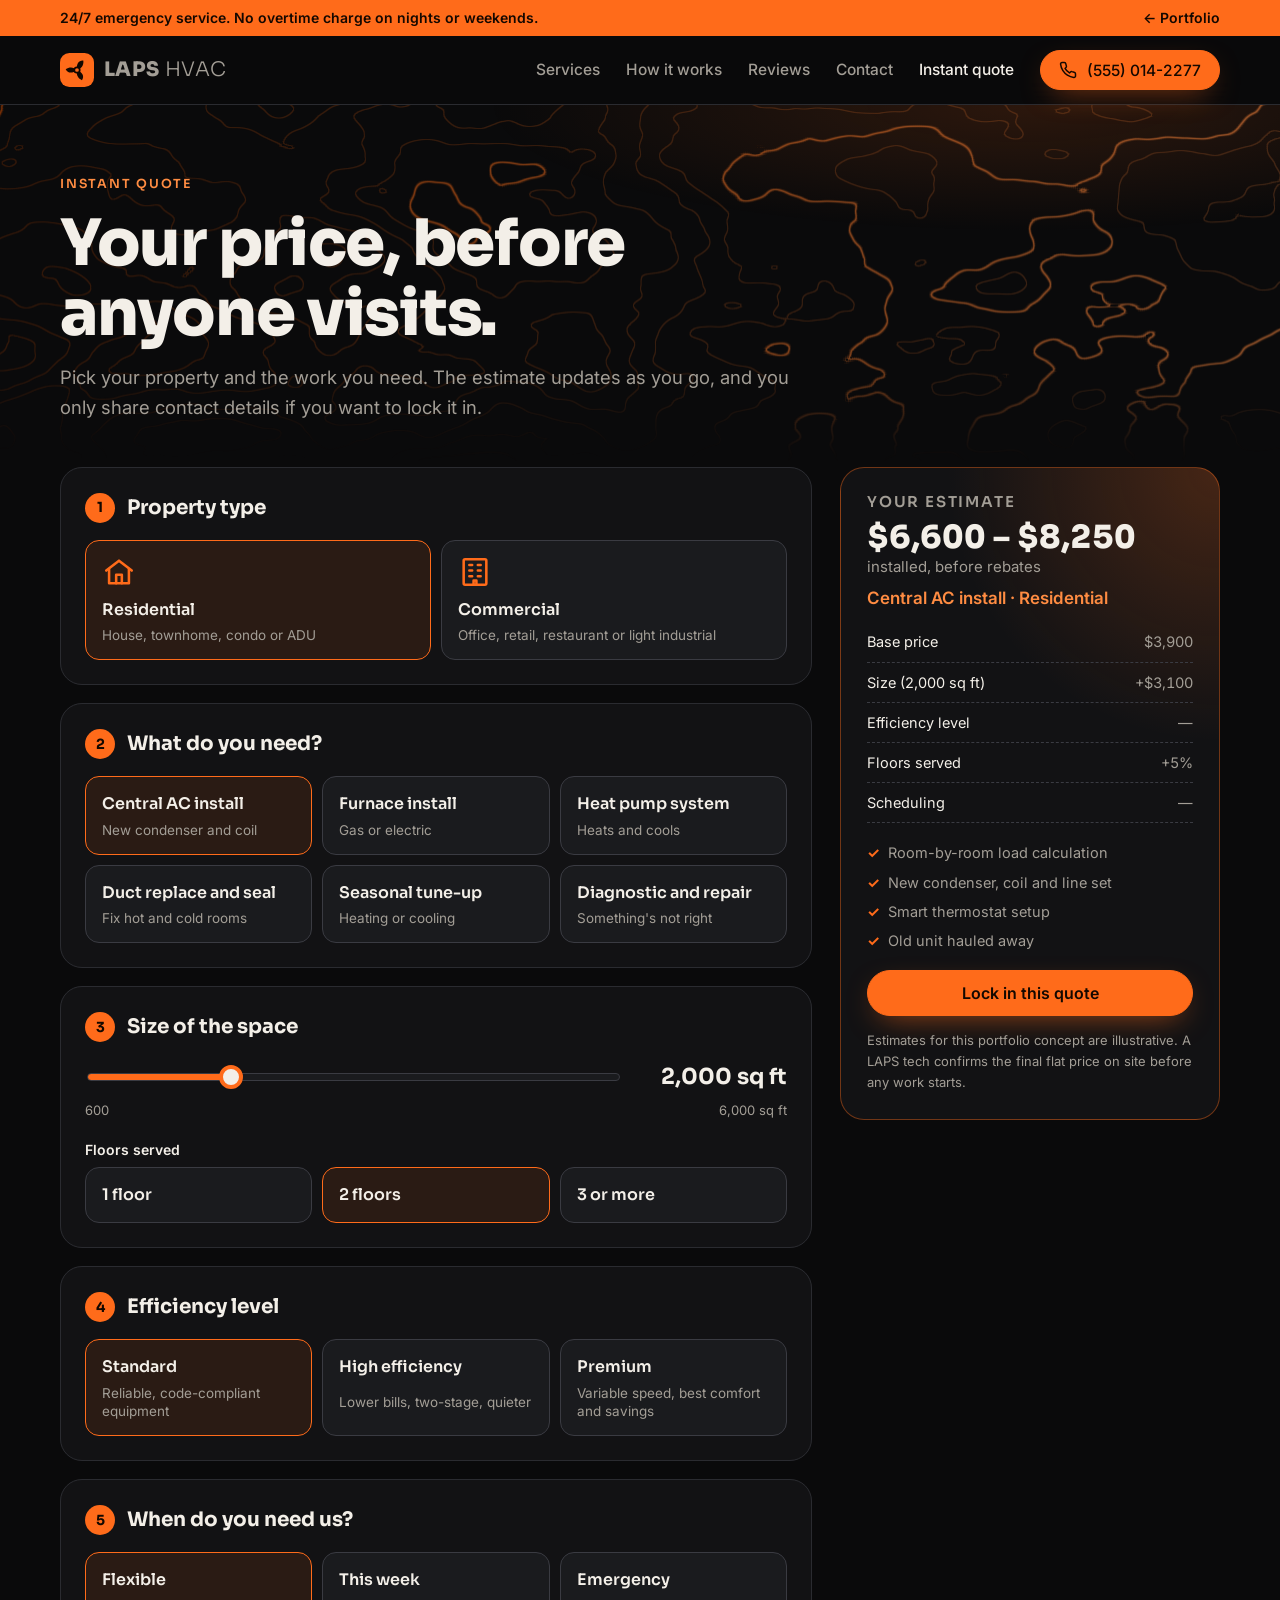
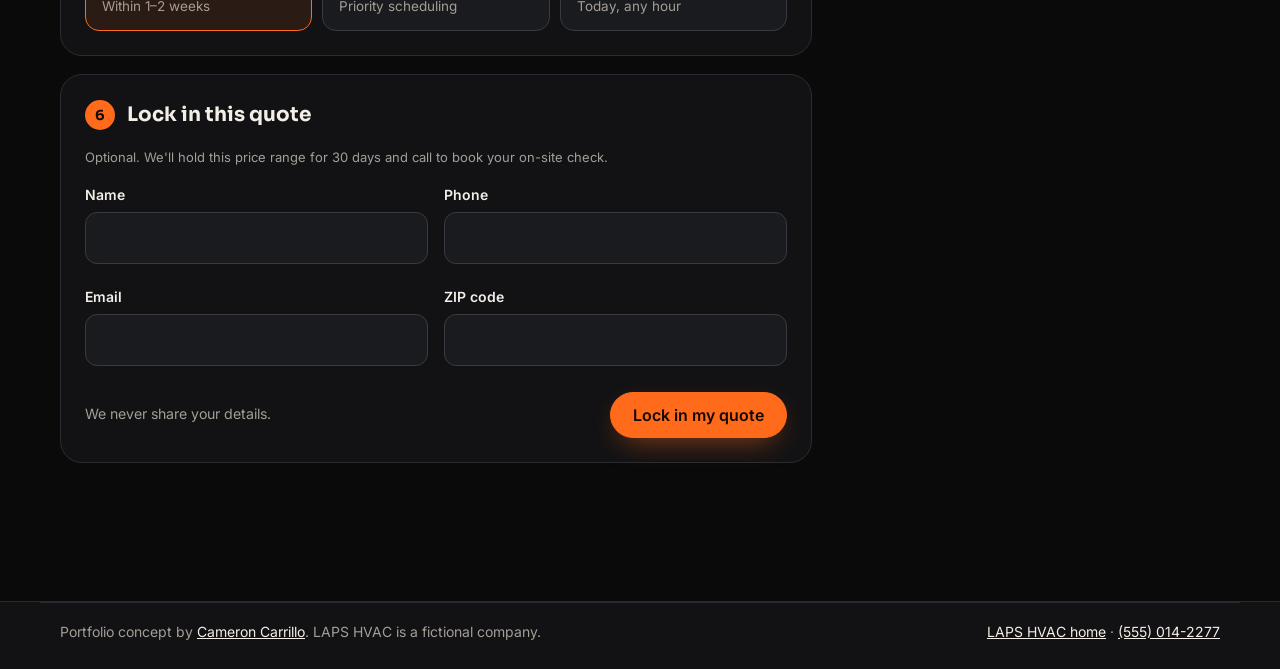
<file: sites/laps-hvac/quote.html>
<!doctype html>
<html lang="en">
<head>
<meta charset="utf-8">
<meta name="viewport" content="width=device-width, initial-scale=1">
<title>Instant Quote · LAPS HVAC</title>
<meta name="description" content="Get an instant price range for HVAC installation, repair or maintenance at your home or commercial building.">
<meta name="theme-color" content="#0A0A0B">
<link rel="preconnect" href="https://fonts.googleapis.com">
<link rel="preconnect" href="https://fonts.gstatic.com" crossorigin>
<link rel="stylesheet" href="https://fonts.googleapis.com/css2?family=Inter:wght@400;500;600&family=Sora:wght@300;600;700;800&display=swap">
<link rel="stylesheet" href="styles.css">
</head>
<body>
<div class="strip">
  <div class="wrap">
    <span>24/7 emergency service. No overtime charge on nights or weekends.</span>
    <span><a href="../../">← Portfolio</a></span>
  </div>
</div>

<header class="site-header">
  <div class="wrap">
    <a class="logo" href="./" aria-label="LAPS HVAC home">
      <svg viewBox="0 0 40 40" aria-hidden="true"><rect width="40" height="40" rx="11" fill="#FF6B1A"/><g fill="#140800"><path d="M20 20C19 13 22 8.5 27.5 9c.5 5.5-2.5 9.5-7.5 11z"/><path d="M20 20C19 13 22 8.5 27.5 9c.5 5.5-2.5 9.5-7.5 11z" transform="rotate(120 20 20)"/><path d="M20 20C19 13 22 8.5 27.5 9c.5 5.5-2.5 9.5-7.5 11z" transform="rotate(240 20 20)"/></g><circle cx="20" cy="20" r="3.2" fill="#FF6B1A" stroke="#140800" stroke-width="2"/></svg>
      <span><b>LAPS</b> <span>HVAC</span></span>
    </a>
    <button class="menu-btn" type="button" aria-expanded="false" aria-controls="site-nav" aria-label="Open menu">
      <svg viewBox="0 0 24 24" fill="none" stroke="currentColor" stroke-width="2" stroke-linecap="round" aria-hidden="true"><path d="M4 7h16M4 12h16M4 17h16"/></svg>
    </button>
    <nav id="site-nav" aria-label="Main">
      <a href="./#services">Services</a>
      <a href="./#process">How it works</a>
      <a href="./#reviews">Reviews</a>
      <a href="./#contact">Contact</a>
      <a href="quote.html" aria-current="page">Instant quote</a>
      <a class="btn primary header-call" href="tel:+15550142277">
        <svg viewBox="0 0 24 24" fill="none" stroke="currentColor" stroke-width="2" stroke-linecap="round" stroke-linejoin="round" aria-hidden="true"><path d="M22 16.9v3a2 2 0 0 1-2.2 2 19.8 19.8 0 0 1-8.6-3.1 19.5 19.5 0 0 1-6-6A19.8 19.8 0 0 1 2.1 4.2 2 2 0 0 1 4.1 2h3a2 2 0 0 1 2 1.7c.1 1 .4 1.9.7 2.8a2 2 0 0 1-.5 2.1L8 9.9a16 16 0 0 0 6 6l1.3-1.3a2 2 0 0 1 2.1-.4c.9.3 1.8.6 2.8.7a2 2 0 0 1 1.7 2z"/></svg>
        (555) 014-2277
      </a>
    </nav>
  </div>
</header>

<main>
  <section class="quote-hero fx-host" aria-labelledby="q-title">
    <canvas class="fx" aria-hidden="true"></canvas>
    <div class="wrap">
      <span class="eyebrow" data-reveal>Instant quote</span>
      <h1 id="q-title" data-reveal>Your price, before anyone visits.</h1>
      <p class="lede" data-reveal>Pick your property and the work you need. The estimate updates as you go, and you only share contact details if you want to lock it in.</p>
    </div>
  </section>

  <div class="wrap quote-grid">
    <form id="quote" novalidate>
      <fieldset class="q-step" data-reveal>
        <legend><i>1</i>Property type</legend>
        <div class="opts two">
          <label class="opt"><input type="radio" name="ptype" value="residential" checked><span>
            <svg viewBox="0 0 24 24" fill="none" stroke="currentColor" stroke-width="1.8" stroke-linecap="round" stroke-linejoin="round" aria-hidden="true"><path d="M3 11 12 4l9 7"/><path d="M5 10v10h14V10"/><path d="M10 20v-6h4v6"/></svg>
            <b>Residential</b><small>House, townhome, condo or ADU</small></span></label>
          <label class="opt"><input type="radio" name="ptype" value="commercial"><span>
            <svg viewBox="0 0 24 24" fill="none" stroke="currentColor" stroke-width="1.8" stroke-linecap="round" stroke-linejoin="round" aria-hidden="true"><rect x="4" y="3" width="16" height="18" rx="1"/><path d="M8 7h2M14 7h2M8 11h2M14 11h2M8 15h2M14 15h2M11 21v-3h2v3"/></svg>
            <b>Commercial</b><small>Office, retail, restaurant or light industrial</small></span></label>
        </div>
      </fieldset>

      <fieldset class="q-step" data-reveal>
        <legend><i>2</i>What do you need?</legend>
        <div class="opts" id="svc-opts"></div>
      </fieldset>

      <fieldset class="q-step" data-reveal>
        <legend><i>3</i>Size of the space</legend>
        <div class="range-row">
          <label class="sr-only" for="sqft">Conditioned square feet</label>
          <input id="sqft" name="sqft" type="range" min="600" max="6000" step="50" value="2000">
          <output id="sqft-out" for="sqft">2,000 sq ft</output>
        </div>
        <div class="range-scale"><span id="sqft-min">600</span><span id="sqft-max">6,000 sq ft</span></div>
        <div class="field" style="margin-top:18px">
          <span class="legend" id="floors-l">Floors served</span>
          <div class="opts" id="floor-opts" role="radiogroup" aria-labelledby="floors-l"></div>
        </div>
      </fieldset>

      <fieldset class="q-step" id="tier-step" data-reveal>
        <legend><i>4</i>Efficiency level</legend>
        <div class="opts">
          <label class="opt"><input type="radio" name="tier" value="1" checked><span><b>Standard</b><small>Reliable, code-compliant equipment</small></span></label>
          <label class="opt"><input type="radio" name="tier" value="1.18"><span><b>High efficiency</b><small>Lower bills, two-stage, quieter</small></span></label>
          <label class="opt"><input type="radio" name="tier" value="1.38"><span><b>Premium</b><small>Variable speed, best comfort and savings</small></span></label>
        </div>
      </fieldset>

      <fieldset class="q-step" id="age-step" data-reveal hidden>
        <legend><i>4</i>How old is the system?</legend>
        <div class="opts">
          <label class="opt"><input type="radio" name="age" value="1" checked><span><b>Under 5 years</b><small>Likely a simple fix</small></span></label>
          <label class="opt"><input type="radio" name="age" value="1.25"><span><b>5 to 10 years</b><small>Wear parts start to fail</small></span></label>
          <label class="opt"><input type="radio" name="age" value="1.55"><span><b>10 to 15 years</b><small>Bigger components at risk</small></span></label>
          <label class="opt"><input type="radio" name="age" value="1.9"><span><b>15+ years</b><small>We'll compare repair vs. replace</small></span></label>
        </div>
      </fieldset>

      <fieldset class="q-step" data-reveal>
        <legend><i>5</i>When do you need us?</legend>
        <div class="opts">
          <label class="opt"><input type="radio" name="urg" value="1" checked><span><b>Flexible</b><small>Within 1–2 weeks</small></span></label>
          <label class="opt"><input type="radio" name="urg" value="1.12"><span><b>This week</b><small>Priority scheduling</small></span></label>
          <label class="opt"><input type="radio" name="urg" value="1.35"><span><b>Emergency</b><small>Today, any hour</small></span></label>
        </div>
      </fieldset>

      <fieldset class="q-step" id="lock" data-reveal>
        <legend><i>6</i>Lock in this quote</legend>
        <p class="fine" style="margin:0 0 16px">Optional. We'll hold this price range for 30 days and call to book your on-site check.</p>
        <div class="fields">
          <div class="field"><label for="q-name">Name</label><input id="q-name" name="name" autocomplete="name" required><span class="err" aria-live="polite"></span></div>
          <div class="field"><label for="q-phone">Phone</label><input id="q-phone" name="phone" type="tel" autocomplete="tel" required pattern="[\d\s()+.\-]{10,}"><span class="err" aria-live="polite"></span></div>
          <div class="field"><label for="q-email">Email</label><input id="q-email" name="email" type="email" autocomplete="email" required><span class="err" aria-live="polite"></span></div>
          <div class="field"><label for="q-zip">ZIP code</label><input id="q-zip" name="zip" inputmode="numeric" autocomplete="postal-code" required pattern="\d{5}" data-msg="Enter a 5-digit ZIP code."><span class="err" aria-live="polite"></span></div>
        </div>
        <div class="form-foot"><small>We never share your details.</small><button class="btn primary" type="submit">Lock in my quote</button></div>
      </fieldset>
      <div id="quote-done" class="q-step success" hidden tabindex="-1">
        <svg viewBox="0 0 24 24" fill="none" stroke="currentColor" stroke-width="2" stroke-linecap="round" stroke-linejoin="round" aria-hidden="true"><circle cx="12" cy="12" r="10"/><path d="m8 12.5 2.5 2.5L16 9.5"/></svg>
        <h3>Quote locked in.</h3>
        <p id="done-text">We'll call within one business hour to schedule your on-site check.</p>
      </div>
    </form>

    <aside class="summary" aria-labelledby="sum-title">
      <h2 id="sum-title">Your estimate</h2>
      <div class="price" id="price" aria-live="polite">$0</div>
      <div class="price-unit" id="price-unit">installed, before rebates</div>
      <div class="sum-svc" id="sum-svc"></div>
      <ul class="breakdown" id="breakdown"></ul>
      <ul class="includes" id="includes"></ul>
      <a class="btn primary" href="#lock">Lock in this quote</a>
      <p class="fine">Estimates for this portfolio concept are illustrative. A LAPS tech confirms the final flat price on site before any work starts.</p>
    </aside>
  </div>
</main>

<footer class="site-footer">
  <div class="wrap foot-base">
    <span>Portfolio concept by <a href="../../">Cameron Carrillo</a>. LAPS HVAC is a fictional company.</span>
    <span><a href="./">LAPS HVAC home</a> · <a href="tel:+15550142277">(555) 014-2277</a></span>
  </div>
</footer>
<script src="main.js"></script>
<script src="quote.js"></script>
</body>
</html>
</file>
<file: assets/home.css>
/* Cameron Carrillo · home page.
   Layout: an engineering drawing sheet. Grid-paper ground, wide display type, numbered sheets
   for each section, item balloons for the process, a spec table for rates and a title block
   for the footer. */
:root {
  --paper: #F2F4F6;
  --sheet: #FFFFFF;
  --ink: #16233A;
  --soft: #536079;
  --rule: #D3DAE3;
  --grid: rgba(22, 35, 58, 0.055);
  --mark: #C43D14;
  --mark-ink: #FFFFFF;
  --err: #B3261E;
  --ok: #1E7D4F;
  --display: "Archivo", "Helvetica Neue", Arial, sans-serif;
  --mono: "IBM Plex Mono", ui-monospace, "Cascadia Mono", Consolas, monospace;
  color-scheme: light;
}
@media (prefers-color-scheme: dark) {
  :root {
    --paper: #0C121B; --sheet: #131B27; --ink: #E3E9F0; --soft: #98A5B7; --rule: #253145;
    --grid: rgba(227, 233, 240, 0.05); --mark: #FF7447; --mark-ink: #1A0A04;
    --err: #FF8A80; --ok: #6FD3A0;
    color-scheme: dark;
  }
}
* { box-sizing: border-box; }
[hidden] { display: none !important; }
html { scroll-behavior: smooth; scroll-padding-top: 76px; }
body {
  margin: 0; background-color: var(--paper); color: var(--ink);
  background-image: linear-gradient(var(--grid) 1px, transparent 1px), linear-gradient(90deg, var(--grid) 1px, transparent 1px);
  background-size: 24px 24px;
  font-family: var(--display); font-size: 17px; line-height: 1.55;
}
a { color: inherit; }
:focus-visible { outline: 2px solid var(--mark); outline-offset: 3px; }
.wrap { max-width: 1180px; margin: 0 auto; padding-inline: 20px; }
.label { font-family: var(--mono); font-size: 12px; letter-spacing: .08em; text-transform: uppercase; color: var(--soft); }
.skip { position: absolute; left: 12px; top: -60px; z-index: 50; background: var(--ink); color: var(--sheet); padding: 10px 14px; border-radius: 4px; font-weight: 600; text-decoration: none; }
.skip:focus { top: 12px; }

/* Buttons */
.btn { display: inline-flex; align-items: center; justify-content: center; gap: 8px; padding: 12px 20px; border-radius: 4px; font: inherit; font-weight: 600; line-height: 1.2; text-decoration: none; color: var(--ink); background: transparent; border: 1.5px solid var(--ink); cursor: pointer; transition: transform .15s ease; }
.btn.primary { background: var(--mark); border-color: var(--mark); color: var(--mark-ink); }
.btn:hover { transform: translateY(-1px); }
.btn:disabled { opacity: .6; cursor: progress; transform: none; }

/* Top bar: sticky, with a dropdown menu on narrow screens */
.bar { position: sticky; top: 0; z-index: 30; background: var(--sheet); border-bottom: 1px solid var(--rule); transition: box-shadow .2s ease; }
.bar.scrolled { box-shadow: 0 8px 20px -14px rgba(10, 18, 32, .45); }
.bar-row { display: flex; align-items: center; justify-content: space-between; gap: 16px; min-height: 62px; }
.mark { font-weight: 800; font-stretch: 125%; letter-spacing: .02em; text-decoration: none; font-size: 15px; white-space: nowrap; }
.mark span { color: var(--mark); }
.nav { display: flex; align-items: center; gap: 22px; font-size: 15px; }
.nav a:not(.btn) { text-decoration: none; color: var(--soft); padding-block: 6px; border-bottom: 2px solid transparent; }
.nav a:not(.btn):hover { color: var(--ink); }
.nav a[aria-current="true"] { color: var(--ink); border-bottom-color: var(--mark); }
.nav .btn { padding: 9px 16px; font-size: 15px; }
.menu-btn { display: none; align-items: center; gap: 10px; font: 500 13px/1 var(--mono); letter-spacing: .06em; text-transform: uppercase; color: var(--ink); background: none; border: 1.5px solid var(--ink); border-radius: 4px; padding: 9px 12px; cursor: pointer; }
.menu-icon { position: relative; display: inline-block; width: 16px; height: 2px; background: currentColor; transition: background .2s; }
.menu-icon::before, .menu-icon::after { content: ""; position: absolute; left: 0; width: 16px; height: 2px; background: currentColor; transition: transform .2s; }
.menu-icon::before { top: -5px; }
.menu-icon::after { top: 5px; }
.bar.open .menu-icon { background: transparent; }
.bar.open .menu-icon::before { transform: translateY(5px) rotate(45deg); }
.bar.open .menu-icon::after { transform: translateY(-5px) rotate(-45deg); }
@media (max-width: 960px) {
  .menu-btn { display: inline-flex; }
  .nav { display: none; position: absolute; top: 100%; left: 0; right: 0; flex-direction: column; align-items: stretch; gap: 0; padding: 4px 20px 20px; background: var(--sheet); border-bottom: 1px solid var(--rule); box-shadow: 0 18px 28px -20px rgba(10, 18, 32, .5); }
  .bar.open .nav { display: flex; }
  .nav a:not(.btn) { padding: 14px 0; color: var(--ink); font-size: 17px; border-bottom: 1px solid var(--rule); }
  .nav a[aria-current="true"] { color: var(--mark); border-bottom-color: var(--rule); }
  .nav .btn { margin-top: 16px; padding: 13px 16px; font-size: 16px; }
}
/* Narrower logo on phones so it fits beside the Menu button */
@media (max-width: 480px) { .mark { font-stretch: 100%; font-size: 14px; letter-spacing: .01em; } }
@media (max-width: 380px) { .mark { font-stretch: 80%; } }

/* Hero: contour-line shader behind the copy, full bleed */
.hero-band { position: relative; overflow: hidden; }
.hero-band .wrap { position: relative; }
.hero-fx { position: absolute; inset: 0; width: 100%; height: 100%; display: block; pointer-events: none; }
.hero { padding-block: 88px 24px; display: grid; gap: 22px; }
.hero h1 { margin: 0; font-weight: 800; font-stretch: 112%; font-size: clamp(38px, 6.4vw, 76px); line-height: 1.02; letter-spacing: -.01em; max-width: 15ch; text-wrap: balance; }
.hero h1 em { font-style: normal; color: var(--mark); }
.lede { margin: 0; max-width: 60ch; font-size: 19px; color: var(--soft); }
.ctas { display: flex; gap: 12px; flex-wrap: wrap; margin-top: 6px; }
.specs { margin: 26px 0 0; display: grid; grid-template-columns: repeat(3, minmax(0, 1fr)); max-width: 940px; background: var(--sheet); border: 2px solid var(--ink); }
.specs > div { padding: 10px 14px 12px; border-left: 1px solid var(--ink); min-width: 0; }
.specs > div:first-child { border-left: 0; }
.specs dt { margin-bottom: 3px; }
.specs dd { margin: 0; font-weight: 700; font-stretch: 106%; font-size: 15.5px; line-height: 1.35; }
@media (max-width: 760px) {
  .specs { grid-template-columns: 1fr; }
  .specs > div { border-left: 0; border-top: 1px solid var(--ink); }
  .specs > div:first-child { border-top: 0; }
}

/* Sections */
/* Space above each section is margin, not padding, so an anchor jump lands the section's top rule just under the header. */
.block { margin-top: 88px; }
.head { display: flex; justify-content: space-between; align-items: end; gap: 16px; flex-wrap: wrap; border-top: 2px solid var(--ink); padding-top: 14px; margin-bottom: 24px; }
.head h2 { margin: 4px 0 0; font-weight: 800; font-stretch: 125%; font-size: clamp(26px, 3.4vw, 34px); line-height: 1.1; text-wrap: balance; }
.intro { margin: -6px 0 24px; max-width: 64ch; color: var(--soft); }

/* Work */
.filters { display: flex; gap: 6px; flex-wrap: wrap; }
.filters button { font: inherit; font-family: var(--mono); font-size: 13px; padding: 6px 12px; border: 1px solid var(--rule); background: var(--sheet); color: var(--soft); border-radius: 999px; cursor: pointer; }
.filters button[aria-pressed="true"] { background: var(--ink); color: var(--sheet); border-color: var(--ink); }
.grid { display: grid; grid-template-columns: repeat(auto-fill, minmax(min(100%, 300px), 1fr)); gap: 22px; }
.card { display: grid; grid-template-rows: auto 1fr; background: var(--sheet); border: 1px solid var(--rule); border-radius: 6px; overflow: hidden; text-decoration: none; transition: transform .15s ease, border-color .15s ease; }
.card:hover { transform: translateY(-3px); border-color: var(--ink); }
.thumb { aspect-ratio: 16 / 10; width: 100%; display: block; object-fit: cover; object-position: top; border-bottom: 1px solid var(--rule); background: var(--paper); }
.tile { aspect-ratio: 16 / 10; border-bottom: 1px solid var(--rule); position: relative; display: grid; align-content: end; padding: 18px; color: #fff;
  background-image: linear-gradient(rgba(255,255,255,.12) 1px, transparent 1px), linear-gradient(90deg, rgba(255,255,255,.12) 1px, transparent 1px);
  background-size: 20px 20px; }
.tile b { font-weight: 800; font-stretch: 118%; font-size: 26px; line-height: 1.05; text-wrap: balance; }
.tile i { position: absolute; top: 14px; left: 18px; font-style: normal; font-family: var(--mono); font-size: 11px; letter-spacing: .08em; text-transform: uppercase; opacity: .85; }
.body { padding: 16px 18px 18px; display: grid; gap: 8px; align-content: start; }
.body h3 { margin: 0; font-weight: 700; font-stretch: 110%; font-size: 21px; line-height: 1.15; }
.body p { margin: 0; font-size: 15px; color: var(--soft); }
.tags { display: flex; gap: 6px; flex-wrap: wrap; margin-top: 2px; }
.tags span { font-family: var(--mono); font-size: 11.5px; padding: 2px 8px; border: 1px solid var(--rule); border-radius: 999px; color: var(--soft); }
.feats { list-style: none; margin: 2px 0 0; padding: 0; display: grid; gap: 4px; font-size: 14px; color: var(--soft); }
.feats li::before { content: "+ "; font-family: var(--mono); color: var(--mark); }
.open { font-weight: 600; font-size: 15px; color: var(--mark); margin-top: 4px; }
.empty { background: var(--sheet); border: 1.5px dashed var(--rule); border-radius: 6px; padding: 36px 24px; text-align: center; color: var(--soft); margin: 0; }
.empty b { display: block; color: var(--ink); font-stretch: 112%; font-size: 21px; margin-bottom: 4px; }
.more { display: flex; justify-content: center; margin-top: 26px; }

/* Services */
.services { display: grid; grid-template-columns: repeat(2, minmax(0, 1fr)); gap: 22px; }
.service { display: grid; gap: 10px; align-content: start; padding: 22px 22px 20px; background: var(--sheet); border: 1px solid var(--rule); border-radius: 6px; }
.service h3 { margin: 0; font-weight: 800; font-stretch: 115%; font-size: 23px; line-height: 1.15; }
.service > p { margin: 0; color: var(--soft); }
.ticks { list-style: none; margin: 4px 0 0; padding: 0; display: grid; grid-template-columns: repeat(2, minmax(0, 1fr)); gap: 6px 18px; font-size: 15px; }
.ticks li { position: relative; padding-left: 18px; }
.ticks li::before { content: "+"; position: absolute; left: 0; font-family: var(--mono); color: var(--mark); }
.service .example { margin: 6px 0 0; padding-top: 12px; border-top: 1px dashed var(--rule); font-size: 15px; color: var(--soft); }
.example a { color: var(--mark); font-weight: 600; text-decoration: none; }
.example a:hover { text-decoration: underline; }
.standards { list-style: none; margin: 22px 0 0; padding: 0; display: grid; grid-template-columns: repeat(3, minmax(0, 1fr)); background: var(--sheet); border: 1px solid var(--rule); border-radius: 6px; }
.standards li { padding: 16px 18px; border-left: 1px solid var(--rule); font-size: 15px; color: var(--soft); }
.standards li:first-child { border-left: 0; }
.standards b { display: block; margin-bottom: 2px; color: var(--ink); font-stretch: 110%; font-size: 17px; }
@media (max-width: 820px) {
  .services { grid-template-columns: 1fr; }
  .standards { grid-template-columns: 1fr; }
  .standards li { border-left: 0; border-top: 1px solid var(--rule); }
  .standards li:first-child { border-top: 0; }
}
@media (max-width: 440px) { .ticks { grid-template-columns: 1fr; } }

/* Process: numbered item balloons in a bordered strip */
.steps { list-style: none; margin: 0; padding: 0; display: grid; grid-template-columns: repeat(5, minmax(0, 1fr)); background: var(--sheet); border: 2px solid var(--ink); }
.step { padding: 18px 18px 22px; border-left: 1px solid var(--ink); }
.step:first-child { border-left: 0; }
.num { display: inline-grid; place-items: center; width: 34px; height: 34px; border: 1.5px solid var(--ink); border-radius: 50%; font: 500 14px/1 var(--mono); }
.step:first-child .num { background: var(--mark); border-color: var(--mark); color: var(--mark-ink); }
.step h3 { margin: 14px 0 6px; font-weight: 800; font-stretch: 112%; font-size: 19px; line-height: 1.2; }
.step p { margin: 0; color: var(--soft); font-size: 15px; }
@media (max-width: 980px) {
  .steps { grid-template-columns: 1fr; }
  .step { display: grid; grid-template-columns: 34px 1fr; column-gap: 16px; border-left: 0; border-top: 1px solid var(--ink); }
  .step:first-child { border-top: 0; }
  .num { grid-row: span 2; }
  .step h3 { margin-top: 5px; }
}

/* About */
.about-grid { display: grid; grid-template-columns: minmax(0, 320px) minmax(0, 1fr); gap: 44px; align-items: start; }
.stamp { aspect-ratio: 4 / 5; background: var(--sheet); border: 2px solid var(--ink); }
.stamp-art { display: block; width: 100%; height: 100%; }
.s-grid { fill: none; stroke: var(--rule); stroke-width: 1; }
.s-ink { fill: none; stroke: var(--ink); stroke-width: 2; }
.s-thin { fill: none; stroke: var(--ink); stroke-width: 1.25; }
.s-center { fill: none; stroke: var(--soft); stroke-width: 1; stroke-dasharray: 16 4 3 4; }
.s-arc { fill: none; stroke: var(--mark); stroke-width: 16; }
.s-cap { font: 500 13px var(--mono); letter-spacing: .14em; fill: var(--ink); }
.s-sub { font: 400 11px var(--mono); letter-spacing: .12em; fill: var(--soft); }
.about-copy p { margin: 0 0 16px; max-width: 62ch; }
.about-copy .about-lead { font-size: 21px; line-height: 1.45; font-stretch: 104%; }
.about-copy a { color: var(--mark); font-weight: 600; }
.facts { margin: 24px 0 0; border-top: 1px solid var(--rule); }
.facts > div { display: grid; grid-template-columns: 150px minmax(0, 1fr); gap: 12px; padding: 10px 0; border-bottom: 1px solid var(--rule); }
.facts dt { padding-top: 3px; }
.facts dd { margin: 0; font-weight: 600; }
@media (max-width: 820px) {
  .about-grid { grid-template-columns: 1fr; gap: 28px; }
  .stamp { width: min(100%, 260px); }
}
@media (max-width: 480px) { .facts > div { grid-template-columns: 1fr; gap: 2px; } }

/* Rates */
.rates { display: grid; grid-template-columns: minmax(0, 5fr) minmax(0, 7fr); gap: 22px; align-items: start; }
.rate-card { display: grid; gap: 12px; padding: 26px; border-radius: 6px; background: var(--ink); color: var(--sheet); }
.rate-card .label { color: inherit; opacity: .78; }
.rate-card p { margin: 0; }
.rate { display: flex; align-items: baseline; gap: 12px; flex-wrap: wrap; }
.amount { font-weight: 800; font-stretch: 125%; font-size: clamp(60px, 8vw, 88px); line-height: 1; letter-spacing: -.01em; }
.per { font: 500 14px var(--mono); letter-spacing: .08em; text-transform: uppercase; }
.rate-card .btn { justify-self: start; margin-top: 8px; }
.spec-table { width: 100%; border-collapse: collapse; background: var(--sheet); border: 2px solid var(--ink); font-size: 15.5px; }
.spec-table caption { caption-side: bottom; text-align: left; padding-top: 8px; }
.spec-table th, .spec-table td { text-align: left; vertical-align: top; padding: 11px 14px; border-top: 1px solid var(--rule); }
.spec-table thead th { border-top: 0; border-bottom: 1px solid var(--ink); font: 500 12px var(--mono); letter-spacing: .08em; text-transform: uppercase; color: var(--soft); }
.spec-table tbody th { width: 40%; font-weight: 700; font-stretch: 106%; }
.spec-table td { color: var(--soft); }
@media (max-width: 820px) { .rates { grid-template-columns: 1fr; } }

/* FAQ, numbered like the general notes on a drawing */
.faq { max-width: 880px; border-top: 1px solid var(--rule); counter-reset: note; }
.faq details { border-bottom: 1px solid var(--rule); }
.faq summary { display: grid; grid-template-columns: 34px 1fr auto; gap: 12px; align-items: baseline; padding: 18px 0; cursor: pointer; list-style: none; font-weight: 700; font-stretch: 106%; font-size: 19px; line-height: 1.3; }
.faq summary::-webkit-details-marker { display: none; }
.faq summary::before { counter-increment: note; content: counter(note, decimal-leading-zero); font: 500 13px var(--mono); color: var(--soft); }
.faq summary::after { content: "+"; font: 400 24px/1 var(--mono); color: var(--mark); transition: transform .2s ease; }
.faq details[open] summary::after { transform: rotate(45deg); }
.faq summary:hover { color: var(--mark); }
.faq details p { margin: 0 0 20px 46px; max-width: 66ch; color: var(--soft); }
@media (max-width: 480px) { .faq details p { margin-left: 0; } }

/* Contact */
.contact-grid { display: grid; grid-template-columns: minmax(0, 5fr) minmax(0, 7fr); gap: 44px; align-items: start; }
.contact-copy > p { margin: 0 0 22px; font-size: 20px; line-height: 1.45; max-width: 34ch; }
.direct { list-style: none; margin: 0; padding: 0; border-top: 1px solid var(--rule); }
.direct li { display: grid; gap: 3px; padding: 12px 0; border-bottom: 1px solid var(--rule); }
.direct a { font-weight: 600; overflow-wrap: anywhere; }
.direct-row { display: flex; align-items: center; gap: 10px; flex-wrap: wrap; }
.copy { font: 500 12px var(--mono); letter-spacing: .06em; text-transform: uppercase; color: var(--soft); background: var(--sheet); border: 1px solid var(--rule); border-radius: 999px; padding: 4px 10px; cursor: pointer; }
.copy:hover { color: var(--ink); border-color: var(--ink); }
.form { display: grid; grid-template-columns: repeat(2, minmax(0, 1fr)); gap: 16px 18px; padding: 24px; background: var(--sheet); border: 2px solid var(--ink); }
.field { display: grid; gap: 6px; align-content: start; min-width: 0; }
.wide { grid-column: 1 / -1; }
.field label { font-weight: 600; font-size: 15px; }
.opt { font-weight: 400; color: var(--soft); }
.field input, .field select, .field textarea { width: 100%; font: inherit; font-size: 16px; color: var(--ink); background: var(--paper); border: 1.5px solid var(--rule); border-radius: 4px; padding: 11px 12px; }
.field textarea { min-height: 130px; resize: vertical; }
.field input:focus, .field select:focus, .field textarea:focus { outline: 2px solid var(--mark); outline-offset: 1px; border-color: var(--ink); }
.field [aria-invalid="true"] { border-color: var(--err); }
.hint, .err { margin: 0; font-size: 14px; }
.hint { color: var(--soft); }
.err { color: var(--err); font-weight: 600; }
.err:empty { display: none; }
.trap { display: none; }
.form-foot { display: flex; align-items: center; gap: 14px 18px; flex-wrap: wrap; }
.fine { flex: 1 1 220px; margin: 0; font-size: 13.5px; color: var(--soft); }
.status:empty { display: none; }
.status { padding: 14px 16px; border: 1.5px solid var(--ok); border-left-width: 6px; border-radius: 4px; }
.status.is-error { border-color: var(--err); }
.status:focus { outline: none; }
.status a { color: var(--mark); font-weight: 600; overflow-wrap: anywhere; }
.form.sent .field, .form.sent .form-foot { display: none; }
@media (max-width: 860px) { .contact-grid { grid-template-columns: 1fr; gap: 28px; } }
@media (max-width: 560px) { .form { grid-template-columns: 1fr; padding: 18px; } }

/* Title block footer */
.titleblock { margin-top: 96px; margin-bottom: 28px; }
.tb { display: grid; grid-template-columns: 2fr repeat(3, 1fr); border: 2px solid var(--ink); background: var(--sheet); }
.tb > div { padding: 10px 14px; border-left: 1px solid var(--ink); min-width: 0; }
.tb > div:first-child { border-left: 0; }
.tb .v { font-weight: 700; font-stretch: 112%; font-size: 17px; overflow-wrap: anywhere; }
.tb .note { grid-column: 1 / -1; border-left: 0; border-top: 1px solid var(--ink); font-size: 14px; color: var(--soft); }
.foot-row { display: flex; justify-content: space-between; align-items: center; gap: 10px 22px; flex-wrap: wrap; margin-top: 14px; font-size: 14px; color: var(--soft); }
.foot-row p { margin: 0; }
.foot-row nav { display: flex; gap: 8px 18px; flex-wrap: wrap; }
.foot-row a { color: var(--soft); }
.foot-row a:hover { color: var(--ink); }
@media (max-width: 640px) {
  .tb { grid-template-columns: 1fr 1fr; }
  .tb > div:nth-child(3) { border-left: 0; }
  .tb > div:nth-child(n+3):not(.note) { border-top: 1px solid var(--ink); }
  .hero { padding-top: 56px; }
  .block { margin-top: 72px; }
}

/* Scroll reveal. Armed by a class set in <head> so nothing flashes, and only when motion is allowed.
   The animation fills backwards only, so cards get their own hover transform back once it ends. */
@media (prefers-reduced-motion: no-preference) {
  .js:not(.no-reveal) [data-reveal]:not(.in) { opacity: 0; }
  .js:not(.no-reveal) [data-reveal].in { animation: rise .7s cubic-bezier(.2, .7, .2, 1) var(--d, 0ms) backwards; }
}
@keyframes rise { from { opacity: 0; transform: translateY(18px); } to { opacity: 1; transform: none; } }
@media (prefers-reduced-motion: reduce) {
  html { scroll-behavior: auto; }
  *, *::before, *::after { transition: none !important; }
}
@media print {
  .bar, .hero-fx, .form, .more { display: none; }
  [data-reveal] { opacity: 1 !important; animation: none !important; }
}
</file>
<file: sites/graticule/styles.css>
/* Graticule. Open-source software for the electronics bench. */

/* ---------- Tokens ---------- */
:root {
  --bg: #0C0D0F;
  --bg-2: #111215;
  --bg-3: #17191D;
  --panel: #060607;
  --line: #24262B;
  --line-2: #33363C;
  --tick: #4A4E56;
  --tick-2: #2E3136;
  --text: #ECEDEF;
  --muted: #A3A6AD;
  --dim: #80838B;
  --accent-ink: #FFD23F;
  --focus: #FFD23F;
  --btn-bg: #F2F2EF;
  --btn-ink: #0C0D0F;
  --grid: rgba(255, 255, 255, .04);
  --mark-stroke: #ECEDEF;
  --metal: linear-gradient(180deg, #FFFFFF 0%, #E6E8EC 32%, #9DA1AA 52%, #F4F5F7 66%, #C2C5CC 100%);
  --sheen: rgba(255, 255, 255, .95);

  --c-yellow: #FFD23F;
  --c-cyan: #3FD3E6;
  --c-magenta: #F062C8;
  --c-blue: #5B8CFF;
  --c-green: #56D67E;
  --c-orange: #FF8B3D;
  --c-teal: #2EC4A6;
  --c-red: #FF5D5D;
  --c-violet: #A07BFF;
  --c-lime: #B7E34C;
  --c-pink: #FF7AA8;
  --c-sky: #6CB8FF;

  --strip-h: 32px;
  --header-h: 56px;
  --rail: 0px;
  --gutter: 24px;
  --pad: clamp(16px, 3vw, 32px);
  --col: min(1120px, calc(100% - 2 * var(--gutter)));

  --display: "Anybody", "Archivo", "Arial Black", system-ui, sans-serif;
  --sans: "Inter", system-ui, -apple-system, "Segoe UI", Roboto, sans-serif;
  --mono: "JetBrains Mono", ui-monospace, "SFMono-Regular", Menlo, Consolas, monospace;
  --serif: "Instrument Serif", Georgia, "Times New Roman", serif;
  color-scheme: dark;
}

[data-theme="light"] {
  --bg: #F3F2ED;
  --bg-2: #EBEAE4;
  --bg-3: #FFFFFF;
  --line: #D9D7CF;
  --line-2: #C4C1B7;
  --tick: #9C998F;
  --tick-2: #C9C6BC;
  --text: #131417;
  --muted: #4A4D54;
  --dim: #5F626A;
  --accent-ink: #7A5A00;
  --focus: #2F5BFF;
  --btn-bg: #131417;
  --btn-ink: #F6F5F0;
  --grid: rgba(20, 20, 24, .055);
  --mark-stroke: #131417;
  --metal: linear-gradient(180deg, #3A3D44 0%, #5A5E67 34%, #17181C 54%, #62666F 74%, #26282D 100%);
  --sheen: rgba(255, 255, 255, .55);
  color-scheme: light;
}

/* The Lab panel stays dark in both themes. */
.force-dark {
  --bg: #0C0D0F;
  --bg-2: #111215;
  --line: #24262B;
  --line-2: #33363C;
  --text: #ECEDEF;
  --muted: #A3A6AD;
  --dim: #80838B;
  --accent-ink: #FFD23F;
  --focus: #FFD23F;
  --btn-bg: #F2F2EF;
  --btn-ink: #0C0D0F;
  color: var(--text);
  color-scheme: dark;
}

@media (max-width: 900px) { :root { --gutter: 16px; } }
@media (max-width: 480px) { :root { --gutter: 12px; } }
@media (min-width: 1280px) { :root { --rail: 216px; } }

/* ---------- Base ---------- */
*, *::before, *::after { box-sizing: border-box; }
html {
  scroll-behavior: smooth;
  scroll-padding-top: 112px;
  -webkit-text-size-adjust: 100%;
  text-size-adjust: 100%;
}
html.menu-open { overflow: hidden; }
body {
  position: relative;
  margin: 0;
  min-width: 320px;
  background: var(--bg);
  color: var(--text);
  font: 400 16px/1.6 var(--sans);
  -webkit-font-smoothing: antialiased;
  -moz-osx-font-smoothing: grayscale;
  transition: background-color .3s ease, color .3s ease;
}
a { color: inherit; }
img, svg, canvas { display: block; }
button, input, select { font: inherit; color: inherit; }
p { margin: 0; }
:focus-visible { outline: 2px solid var(--focus); outline-offset: 3px; }
::selection { background: var(--c-yellow); color: #0C0D0F; }

[hidden] { display: none !important; }
.sprite { position: absolute; width: 0; height: 0; overflow: hidden; }
.visually-hidden, .share-status {
  position: absolute !important;
  width: 1px; height: 1px;
  padding: 0; margin: -1px;
  overflow: hidden;
  clip: rect(0 0 0 0);
  white-space: nowrap;
  border: 0;
}
.skip {
  position: absolute; left: 12px; top: -80px; z-index: 200;
  padding: 10px 14px;
  background: var(--btn-bg); color: var(--btn-ink);
  font: 700 12px/1 var(--mono); letter-spacing: .1em; text-transform: uppercase; text-decoration: none;
}
.skip:focus { top: 12px; }

.ico {
  width: 18px; height: 18px; flex: none;
  fill: none; stroke: currentColor; stroke-width: 1.8; stroke-linecap: round; stroke-linejoin: round;
}

.wrap { width: var(--col); margin-inline: auto; }
main, .site-footer { margin-right: var(--rail); }

/* ---------- Graticule frame: column rules with minor and major ticks ---------- */
.frame {
  position: absolute; top: 0; left: 0; right: var(--rail); bottom: 0;
  pointer-events: none; z-index: 0;
}
.frame::before, .frame::after {
  content: "";
  position: absolute; top: 0; bottom: 0; width: 15px;
  left: calc(50% - var(--col) / 2 - 7px);
  background:
    linear-gradient(var(--line), var(--line)) center / 1px 100% no-repeat,
    repeating-linear-gradient(to bottom, var(--tick) 0 1px, transparent 1px 120px) center / 11px 100% no-repeat,
    repeating-linear-gradient(to bottom, var(--tick-2) 0 1px, transparent 1px 24px) center / 5px 100% no-repeat;
}
.frame::after { left: calc(50% + var(--col) / 2 - 8px); }

/* ---------- Release strip ---------- */
.strip {
  position: relative; z-index: 3;
  height: var(--strip-h);
  background: var(--bg-2);
  border-bottom: 1px solid var(--line);
}
.strip-in {
  height: 100%;
  display: flex; align-items: center; justify-content: space-between; gap: 16px;
  padding: 0 20px;
  font: 500 11px/1 var(--mono); letter-spacing: .08em; text-transform: uppercase;
  color: var(--muted);
}
.back { color: var(--text); text-decoration: none; white-space: nowrap; }
.back:hover { color: var(--accent-ink); }
.strip-note { display: flex; align-items: center; gap: 9px; min-width: 0; }
.strip-text { white-space: nowrap; overflow: hidden; text-overflow: ellipsis; }
.live-dot {
  width: 6px; height: 6px; flex: none; border-radius: 50%;
  background: var(--c-green); box-shadow: 0 0 0 3px rgba(86, 214, 126, .18);
}
.link-btn {
  padding: 0; border: 0; background: none; cursor: pointer;
  font: inherit; letter-spacing: inherit; text-transform: inherit;
  color: var(--text); text-decoration: underline; text-underline-offset: 3px;
}
.link-btn:hover { color: var(--accent-ink); }

/* ---------- Header ---------- */
.site-header {
  position: sticky; top: 0; z-index: 50;
  height: var(--header-h);
  background: color-mix(in srgb, var(--bg) 84%, transparent);
  -webkit-backdrop-filter: blur(14px);
  backdrop-filter: blur(14px);
  border-bottom: 1px solid var(--line);
}
.header-in { height: 100%; display: flex; align-items: stretch; }
.brand {
  display: flex; align-items: center; gap: 11px;
  padding: 0 20px;
  color: var(--text); text-decoration: none;
}
.site-header .brand { border-right: 1px solid var(--line); }
.mark { width: 28px; height: 28px; flex: none; }
.mark-box { fill: #101114; stroke: var(--mark-stroke); stroke-width: 2; }
.mark-grid { fill: none; stroke: #5A5E66; stroke-width: 1; stroke-dasharray: 1.5 2.5; }
.mark-trace { fill: none; stroke: var(--c-yellow); stroke-width: 2.4; stroke-linecap: round; stroke-linejoin: round; }
.brand-word {
  font-family: var(--display); font-weight: 800; font-stretch: 140%;
  font-size: 15px; letter-spacing: .03em; text-transform: uppercase;
}
.nav ul {
  height: 100%; margin: 0; padding: 0 12px;
  display: flex; align-items: center; gap: 2px;
  list-style: none;
}
.nav a, .nav-btn {
  display: inline-block;
  padding: 7px 9px;
  border: 0; border-radius: 2px; background: none; cursor: pointer;
  font: 500 11.5px/1 var(--mono); letter-spacing: .12em; text-transform: uppercase;
  color: var(--muted); text-decoration: none;
  transition: color .15s, background-color .15s;
}
.nav a:hover, .nav-btn:hover { color: var(--text); }
.nav a.is-active { background: var(--text); color: var(--bg); }
.header-actions { margin-left: auto; display: flex; align-items: stretch; }
.hdr-link {
  display: flex; align-items: center;
  padding: 0 20px;
  border-left: 1px solid var(--line);
  font: 500 11.5px/1 var(--mono); letter-spacing: .12em; text-transform: uppercase;
  color: var(--muted); text-decoration: none;
}
.hdr-link:hover { color: var(--text); }
.icon-btn {
  display: grid; place-items: center;
  width: 54px; padding: 0;
  border: 0; border-left: 1px solid var(--line);
  background: none; color: var(--muted); cursor: pointer;
}
.icon-btn:hover { color: var(--text); }
[data-theme="dark"] .ico-moon, [data-theme="light"] .ico-sun { display: none; }
.btn.hdr-dl { min-height: 0; height: 100%; padding: 0 22px; border-radius: 0; }
.menu-toggle { display: none; }

@media (max-width: 960px) {
  .nav, .hdr-link, .btn.hdr-dl { display: none; }
  .menu-toggle { display: grid; }
}

/* ---------- Mobile menu ---------- */
.mobile-menu {
  position: fixed; z-index: 45;
  top: var(--menu-top, var(--header-h)); left: 0; right: 0; bottom: 0;
  display: flex; flex-direction: column;
  padding: 8px var(--gutter) 28px;
  background: var(--bg);
  overflow-y: auto;
}
.mobile-menu[hidden] { display: none; }
.mobile-menu ul { margin: 0; padding: 0; list-style: none; }
.mobile-menu li a {
  display: flex; align-items: baseline; gap: 14px;
  padding: 16px 4px;
  border-bottom: 1px solid var(--line);
  font: 800 clamp(24px, 7vw, 40px)/1 var(--display); font-stretch: 125%;
  text-transform: uppercase; color: var(--text); text-decoration: none;
}
.mobile-menu li a span { font: 500 11px/1 var(--mono); letter-spacing: .1em; color: var(--accent-ink); }
.mobile-menu-foot { margin-top: auto; display: grid; gap: 10px; padding-top: 28px; }

/* ---------- Buttons, tags, type ---------- */
.btn {
  display: inline-flex; align-items: center; justify-content: center; gap: 10px;
  min-height: 46px; padding: 0 20px;
  border: 1px solid transparent; border-radius: 2px; cursor: pointer;
  font: 700 12px/1 var(--mono); letter-spacing: .12em; text-transform: uppercase;
  text-decoration: none; white-space: nowrap;
  transition: background-color .18s, color .18s, border-color .18s, transform .18s;
}
.btn .ico { width: 16px; height: 16px; stroke-width: 2; }
.btn-solid { background: var(--btn-bg); color: var(--btn-ink); }
.btn-solid:hover { background: var(--c-yellow); color: #0C0D0F; }
.btn-outline { background: transparent; color: var(--text); border-color: color-mix(in srgb, var(--text) 42%, transparent); }
.btn-outline:hover { border-color: var(--text); background: color-mix(in srgb, var(--text) 6%, transparent); }
.btn:active { transform: translateY(1px); }

.cta-row { display: flex; flex-wrap: wrap; gap: 12px; }

.eyebrow {
  margin: 0 0 14px;
  font: 500 11px/1.3 var(--mono); letter-spacing: .16em; text-transform: uppercase;
  color: var(--dim);
}
.eyebrow-accent { color: var(--accent-ink); }

.h2 {
  margin: 0;
  font-family: var(--display); font-weight: 800; font-stretch: 125%;
  font-size: clamp(32px, 4.4vw, 60px); line-height: 1.02; letter-spacing: -.012em;
}
.h2-xl { font-size: clamp(40px, 6.8vw, 92px); }
.h3 {
  margin: 0;
  font-family: var(--display); font-weight: 800; font-stretch: 125%;
  font-size: clamp(24px, 2.8vw, 36px); line-height: 1.05;
}
.hl { color: var(--c-yellow); }
[data-theme="light"] .hl {
  color: inherit;
  background: linear-gradient(transparent 60%, rgba(255, 210, 63, .9) 60%, rgba(255, 210, 63, .9) 92%, transparent 92%);
  -webkit-box-decoration-break: clone;
  box-decoration-break: clone;
}
.body-lg {
  max-width: 36em; margin-top: 20px;
  font-size: clamp(16px, 1.45vw, 18px); line-height: 1.6;
  color: var(--muted);
}

.tags { display: flex; flex-wrap: wrap; gap: 6px; margin: 0; padding: 0; list-style: none; }
.tag {
  display: inline-flex; align-items: center;
  padding: 5px 7px 4px;
  border: 1px solid var(--line-2);
  font: 500 10.5px/1 var(--mono); letter-spacing: .1em; text-transform: uppercase;
  color: var(--muted);
}
.tag-status { color: var(--text); border-color: color-mix(in srgb, var(--status) 65%, transparent); }
.tag-status::before {
  content: ""; width: 6px; height: 6px; margin-right: 6px; border-radius: 50%;
  background: var(--status);
}
.tag-stable { --status: var(--c-green); }
.tag-beta { --status: var(--c-yellow); }
.tag-nightly { --status: var(--c-violet); }

/* ---------- Instrument tiles ---------- */
.c-yellow { --c: var(--c-yellow); }
.c-cyan { --c: var(--c-cyan); }
.c-magenta { --c: var(--c-magenta); }
.c-blue { --c: var(--c-blue); }
.c-green { --c: var(--c-green); }
.c-orange { --c: var(--c-orange); }
.c-teal { --c: var(--c-teal); }
.c-red { --c: var(--c-red); }
.c-violet { --c: var(--c-violet); }
.c-lime { --c: var(--c-lime); }
.c-pink { --c: var(--c-pink); }
.c-sky { --c: var(--c-sky); }

.tile {
  display: inline-grid; place-items: center; flex: none;
  width: 64px; aspect-ratio: 1;
  border-radius: 23%;
  color: #111216;
  background:
    radial-gradient(120% 90% at 28% 12%, color-mix(in srgb, var(--c) 55%, #fff) 0%, var(--c) 46%, color-mix(in srgb, var(--c) 74%, #000) 100%);
  box-shadow:
    inset 0 1px 0 rgba(255, 255, 255, .6),
    inset 0 -3px 6px rgba(0, 0, 0, .2),
    0 12px 26px -12px color-mix(in srgb, var(--c) 75%, transparent);
  transition: transform .25s cubic-bezier(.2, .8, .2, 1), box-shadow .25s;
}
.tile svg {
  width: 54%; height: auto; aspect-ratio: 1;
  fill: none; stroke: currentColor; stroke-width: 2.2; stroke-linecap: round; stroke-linejoin: round;
}

/* ---------- Hero ---------- */
.hero {
  position: relative; z-index: 1;
  min-height: clamp(580px, calc(100svh - var(--header-h) - var(--strip-h)), 900px);
  display: grid; place-items: center;
  padding: 88px var(--gutter) 76px;
  overflow: clip;
  text-align: center;
}
.hero::before {
  content: "";
  position: absolute; inset: 0;
  background-image:
    linear-gradient(to right, var(--grid) 1px, transparent 1px),
    linear-gradient(to bottom, var(--grid) 1px, transparent 1px);
  background-size: 72px 72px;
  background-position: 50% 50%;
  -webkit-mask-image: radial-gradient(ellipse 70% 72% at 50% 50%, #000 35%, transparent 88%);
  mask-image: radial-gradient(ellipse 70% 72% at 50% 50%, #000 35%, transparent 88%);
  pointer-events: none;
}
.hero-canvas {
  position: absolute; inset: 0; width: 100%; height: 100%;
  -webkit-mask-image: linear-gradient(90deg, #000 3%, rgba(0, 0, 0, .14) 27%, rgba(0, 0, 0, .14) 73%, #000 97%);
  mask-image: linear-gradient(90deg, #000 3%, rgba(0, 0, 0, .14) 27%, rgba(0, 0, 0, .14) 73%, #000 97%);
  pointer-events: none;
}
.hero-float { position: absolute; inset: 0; pointer-events: none; }
.float {
  position: absolute;
  transform: translate3d(calc(var(--mx, 0) * var(--d, 12px) * -1), calc(var(--my, 0) * var(--d, 12px) * -1), 0);
  transition: transform .7s cubic-bezier(.2, .7, .2, 1);
}
.float .tile { animation: bob var(--bob, 7s) ease-in-out infinite; transform: rotate(var(--r, 0deg)); }
.f1 { left: 8%; top: 15%; --d: 22px; --r: -9deg; --bob: 7.5s; }
.f1 .tile { width: 70px; }
.f2 { left: 14%; top: 64%; --d: 14px; --r: 7deg; --bob: 6.4s; }
.f2 .tile { width: 56px; animation-delay: -2s; }
.f3 { right: 9%; top: 12%; --d: 18px; --r: 8deg; --bob: 8.2s; }
.f3 .tile { width: 62px; animation-delay: -4s; }
.f4 { right: 6%; top: 49%; --d: 26px; --r: -6deg; --bob: 7s; }
.f4 .tile { width: 76px; animation-delay: -1s; }
.f5 { left: 3.5%; top: 39%; --d: 10px; --r: 12deg; --bob: 9s; }
.f5 .tile { width: 46px; animation-delay: -3s; }
.f6 { right: 17%; top: 77%; --d: 16px; --r: -10deg; --bob: 6.8s; }
.f6 .tile { width: 54px; animation-delay: -5s; }
.f7 { left: 25%; top: 84%; --d: 12px; --r: 5deg; --bob: 8.6s; }
.f7 .tile { width: 42px; animation-delay: -2.5s; }
@keyframes bob {
  0%, 100% { transform: translateY(0) rotate(var(--r, 0deg)); }
  50% { transform: translateY(-12px) rotate(calc(var(--r, 0deg) + 3deg)); }
}

.hero-in { position: relative; z-index: 2; max-width: 1000px; }
.wordmark {
  margin: 0;
  display: flex; justify-content: center;
  font-family: var(--display); font-weight: 800; font-stretch: 140%;
  font-size: clamp(36px, 10.4vw, 120px);
  line-height: .95; letter-spacing: -.012em; text-transform: uppercase;
}
.wordmark span {
  display: inline-block;
  padding: 0 .005em;
  background-image: linear-gradient(105deg, transparent 38%, var(--sheen) 50%, transparent 62%), var(--metal);
  background-size: 300% 100%, 100% 100%;
  background-position: 130% 0, 0 0;
  background-repeat: no-repeat;
  -webkit-background-clip: text;
  background-clip: text;
  color: transparent;
  animation: rise .9s cubic-bezier(.2, .8, .2, 1) both, sheen 1.6s ease-in-out both;
}
.wordmark span:nth-child(1) { animation-delay: .05s, .95s; }
.wordmark span:nth-child(2) { animation-delay: .1s, 1.01s; }
.wordmark span:nth-child(3) { animation-delay: .15s, 1.07s; }
.wordmark span:nth-child(4) { animation-delay: .2s, 1.13s; }
.wordmark span:nth-child(5) { animation-delay: .25s, 1.19s; }
.wordmark span:nth-child(6) { animation-delay: .3s, 1.25s; }
.wordmark span:nth-child(7) { animation-delay: .35s, 1.31s; }
.wordmark span:nth-child(8) { animation-delay: .4s, 1.37s; }
.wordmark span:nth-child(9) { animation-delay: .45s, 1.43s; }
@keyframes rise {
  from { opacity: 0; transform: translateY(42%); filter: blur(8px); }
  to { opacity: 1; transform: none; filter: none; }
}
@keyframes sheen {
  from { background-position: 130% 0, 0 0; }
  to { background-position: -30% 0, 0 0; }
}
.tagline {
  margin-top: 22px;
  font: 600 clamp(20px, 2.5vw, 30px)/1.2 var(--sans); letter-spacing: -.015em;
}
.lede {
  max-width: 35em; margin: 16px auto 0;
  font-size: clamp(15px, 1.35vw, 17px);
  color: var(--muted);
}
.hero .cta-row { justify-content: center; margin-top: 32px; }
.caption {
  margin-top: 18px;
  font: 500 11px/1.7 var(--mono); letter-spacing: .1em; text-transform: uppercase;
  color: var(--dim);
}
.caption a { color: var(--muted); text-underline-offset: 3px; }
.caption a:hover { color: var(--text); }
.badges {
  display: flex; flex-wrap: wrap; justify-content: center; gap: 6px 0;
  margin: 26px 0 0; padding: 0; list-style: none;
  font: 500 10.5px/1 var(--mono); letter-spacing: .12em; text-transform: uppercase;
  color: var(--dim);
}
.badges li + li::before { content: "·"; margin: 0 10px; color: var(--tick); }

/* ---------- Sections ---------- */
.sec { position: relative; z-index: 1; border-top: 1px solid var(--line); }
.sec::before, .sec::after {
  content: "";
  position: absolute; top: -7px; z-index: 25;
  width: 13px; height: 13px;
  left: calc(50% - var(--col) / 2 - 6px);
  background:
    linear-gradient(var(--muted), var(--muted)) center / 13px 1px no-repeat,
    linear-gradient(var(--muted), var(--muted)) center / 1px 13px no-repeat;
}
.sec::after { left: calc(50% + var(--col) / 2 - 7px); }
.sec-head {
  position: sticky; top: var(--header-h); z-index: 20;
  width: var(--col); margin-inline: auto;
  min-height: 44px;
  display: flex; align-items: center; justify-content: space-between; gap: 16px;
  padding: 0 var(--pad);
  background: color-mix(in srgb, var(--bg) 90%, transparent);
  -webkit-backdrop-filter: blur(10px);
  backdrop-filter: blur(10px);
  border-bottom: 1px solid var(--line);
}
.sec-num, .sec-meta {
  font: 500 11px/1.2 var(--mono); letter-spacing: .14em; text-transform: uppercase;
  color: var(--dim);
}
.sec-num span { color: var(--text); }
.sec-meta { text-align: right; }
.sec-body { padding: clamp(52px, 7vw, 96px) var(--pad); }

/* 01 · Apps */
.apps-layout {
  display: grid;
  grid-template-columns: minmax(0, 1.08fr) minmax(0, 1fr);
  gap: clamp(36px, 5vw, 72px);
  align-items: start;
}
.apps-copy .h2 { font-size: clamp(32px, 4.1vw, 56px); }
.apps-copy .cta-row { margin-top: 30px; }
.tip { max-width: 36em; margin-top: 24px; font-size: 14.5px; color: var(--muted); }
.tip strong { color: var(--text); font-weight: 600; }
.share {
  display: inline-flex; flex-wrap: wrap;
  margin-top: 30px;
  border: 1px solid var(--line-2);
}
.share-label, .share-btn {
  display: inline-flex; align-items: center; justify-content: center; gap: 7px;
  min-height: 38px; padding: 0 10px;
  border: 0; border-right: 1px solid var(--line-2);
  background: none;
  font: 500 10.5px/1 var(--mono); letter-spacing: .1em; text-transform: uppercase;
  color: var(--muted); text-decoration: none;
}
.share-label { color: var(--dim); }
.share-btn { cursor: pointer; transition: color .15s, background-color .15s; }
.share-btn:hover { color: var(--text); background: var(--bg-2); }
.share-btn:nth-last-child(2) { border-right: 0; }
.share-btn .ico { width: 14px; height: 14px; }

.app-icons {
  display: grid; grid-template-columns: repeat(4, minmax(0, 1fr));
  gap: 26px 8px;
  margin: 0; padding: 4px 0 0;
  list-style: none;
}
.app-icon {
  width: 100%;
  display: flex; flex-direction: column; align-items: center; gap: 11px;
  padding: 6px 0;
  border: 0; border-radius: 8px; background: none; cursor: pointer;
  font: 500 13px/1.2 var(--sans); color: var(--muted);
}
.app-icon .tile { width: clamp(54px, 6.4vw, 78px); }
.app-icon:hover .tile, .app-icon:focus-visible .tile {
  transform: translateY(-5px) rotate(-4deg);
  box-shadow:
    inset 0 1px 0 rgba(255, 255, 255, .6),
    inset 0 -3px 6px rgba(0, 0, 0, .2),
    0 18px 34px -12px color-mix(in srgb, var(--c) 90%, transparent);
}
.app-icon:hover, .app-icon:focus-visible { color: var(--text); }

/* 02 · Lineup */
.cards-wrap { container-type: inline-size; }
.cards {
  display: grid; grid-template-columns: repeat(4, minmax(0, 1fr));
  gap: 1px;
  margin: 0; padding: 0; list-style: none;
  background: var(--line);
  border-bottom: 1px solid var(--line);
}
@container (max-width: 940px) { .cards { grid-template-columns: repeat(2, minmax(0, 1fr)); } }
@container (max-width: 560px) { .cards { grid-template-columns: minmax(0, 1fr); } }
.card { display: flex; flex-direction: column; background: var(--bg); }
.card-top {
  display: flex; align-items: center; justify-content: space-between; gap: 12px;
  padding: 13px 18px;
  border-bottom: 1px solid var(--line);
}
.num {
  padding: 5px 7px 4px;
  background: var(--c); color: #0E0F11;
  font: 700 11px/1 var(--mono); letter-spacing: .06em;
}
.card-cat {
  min-width: 0;
  font: 500 10.5px/1.2 var(--mono); letter-spacing: .12em; text-transform: uppercase;
  color: var(--dim);
  white-space: nowrap; overflow: hidden; text-overflow: ellipsis;
}
.card-shot { position: relative; aspect-ratio: 16 / 10; background: #0A0B0E; border-bottom: 1px solid var(--line); }
.card-shot canvas { width: 100%; height: 100%; }
.card-body {
  position: relative; z-index: 1; flex: 1;
  display: flex; flex-direction: column; align-items: flex-start; gap: 12px;
  padding: 0 20px 20px;
}
.card-tile { width: 56px; margin-top: -28px; }
.card-name {
  margin: 4px 0 0;
  display: flex; align-items: center; flex-wrap: wrap; gap: 10px;
  font-family: var(--display); font-weight: 800; font-stretch: 125%;
  font-size: clamp(22px, 2.1vw, 27px); line-height: 1.05;
}
.code {
  display: inline-block;
  padding: 5px 6px 4px; border-radius: 3px;
  background: var(--c); color: #0E0F11;
  font: 700 10px/1 var(--mono); letter-spacing: .12em; font-stretch: normal;
}
.card-desc { font-size: 15px; line-height: 1.5; color: var(--muted); }
.explore {
  margin-top: auto;
  display: inline-flex; align-items: center; gap: 8px;
  padding: 10px 0 0;
  border: 0; background: none; cursor: pointer;
  font: 500 11.5px/1 var(--mono); letter-spacing: .12em; text-transform: uppercase;
  color: var(--muted);
}
.explore .ico { width: 14px; height: 14px; transition: transform .2s; }
.explore:hover { color: var(--text); }
.explore:hover .ico { transform: translate(2px, -2px); }

.more {
  display: flex; flex-wrap: wrap; align-items: flex-end; justify-content: space-between;
  gap: 24px 40px;
  padding: clamp(36px, 5vw, 56px) var(--pad);
  border-bottom: 1px solid var(--line);
}
.more-copy { max-width: 38em; }
.more-copy p:last-child { margin-top: 12px; color: var(--muted); }

/* 03 · Principles */
.principles-head .body-lg { margin-top: 22px; }
.principles {
  display: grid; grid-template-columns: repeat(3, minmax(0, 1fr));
  gap: 1px;
  margin: 0; padding: 0; list-style: none;
  background: var(--line);
  border-top: 1px solid var(--line);
  border-bottom: 1px solid var(--line);
}
.pr { background: var(--bg); padding: 28px var(--pad) 34px; }
.pr-top { display: flex; align-items: center; justify-content: space-between; margin-bottom: 22px; }
.pr-icon {
  display: grid; place-items: center;
  width: 36px; height: 36px;
  border: 1px solid var(--line-2);
  color: var(--accent-ink);
}
.pr-num { font: 500 11px/1 var(--mono); letter-spacing: .1em; color: var(--dim); }
.pr h3 {
  margin: 0 0 10px;
  font-family: var(--display); font-weight: 800; font-stretch: 125%;
  font-size: 19px; line-height: 1.2;
}
.pr p { font-size: 15px; line-height: 1.55; color: var(--muted); }

/* 04 · Lab */
.lab-panel {
  background: var(--panel);
  padding: clamp(48px, 7vw, 88px) var(--pad);
  text-align: center;
}
.lab-intro { max-width: 760px; margin: 0 auto; }
.lab-title { font-size: clamp(32px, 4.9vw, 64px); }
.lab-title em {
  font-family: var(--serif); font-style: italic; font-weight: 400; font-stretch: normal;
  letter-spacing: 0;
}
.lab-lede { max-width: 34em; margin: 20px auto 0; font-size: clamp(15px, 1.4vw, 17px); color: var(--muted); }

.dash {
  max-width: 940px; margin: 52px auto 0;
  text-align: left;
  border: 1px solid #2A2D33; border-radius: 10px;
  background: #0B0C0F;
  overflow: hidden;
  box-shadow: 0 50px 90px -50px rgba(0, 0, 0, .9);
}
.dash-bar {
  display: flex; align-items: center; gap: 12px;
  height: 38px; padding: 0 14px;
  border-bottom: 1px solid #22252A;
  background: #111216;
  font: 500 11px/1 var(--mono); color: #80848C;
}
.dash-dots { display: flex; gap: 6px; }
.dash-dots span { width: 9px; height: 9px; border-radius: 50%; background: #2C2F35; }
.dash-url {
  flex: 1; max-width: 320px; margin: 0 auto;
  padding: 6px 12px;
  border: 1px solid #22252A; border-radius: 6px; background: #0B0C0F;
  text-align: center; white-space: nowrap; overflow: hidden; text-overflow: ellipsis;
}
.dash-online { display: flex; align-items: center; gap: 7px; color: #7BE39B; white-space: nowrap; }
.dash-online::before { content: ""; width: 6px; height: 6px; border-radius: 50%; background: var(--c-green); }
.dash-body { display: grid; grid-template-columns: 238px minmax(0, 1fr); }
.dash-side { padding: 16px 12px; border-right: 1px solid #22252A; }
.dash-side ul { margin: 0; padding: 0; list-style: none; display: grid; gap: 2px; }
.dash-side li {
  display: flex; align-items: center; gap: 9px;
  padding: 9px 10px; border-radius: 6px;
  font-size: 13px; color: #C9CBD0; white-space: nowrap;
}
.dash-side li span:nth-child(2) { min-width: 0; overflow: hidden; text-overflow: ellipsis; }
.dash-side li.is-on { background: #17191E; box-shadow: inset 2px 0 0 var(--c-yellow); }
.dash-side em, .dash-inst em {
  margin-left: auto;
  font: normal 500 10px/1 var(--mono); letter-spacing: .06em; text-transform: uppercase;
  color: #8A8E96; white-space: nowrap;
}
.dash-h {
  margin-bottom: 10px;
  font: 500 10px/1.2 var(--mono); letter-spacing: .14em; text-transform: uppercase;
  color: #80848C;
}
.st { width: 7px; height: 7px; flex: none; border-radius: 50%; }
.st-live { background: var(--c-green); box-shadow: 0 0 0 3px rgba(86, 214, 126, .16); }
.st-queue { background: var(--c-yellow); }
.st-idle { background: #4A4E56; }
.st-fault { background: var(--c-red); box-shadow: 0 0 0 3px rgba(255, 93, 93, .16); }
.dash-main { display: grid; gap: 14px; padding: 16px; min-width: 0; }
.dash-row { display: grid; grid-template-columns: minmax(0, 1fr) minmax(0, 1.25fr); gap: 14px; }
.dash-card { min-width: 0; padding: 14px; border: 1px solid #22252A; border-radius: 8px; background: #0E0F13; }
.dash-big { font: 600 18px/1.25 var(--sans); color: #ECEDEF; }
.dash-sub { margin-top: 6px; font: 500 11px/1.4 var(--mono); color: #8A8E96; }
.spark { width: 100%; height: 56px; overflow: hidden; }
.spark-line { fill: none; stroke: var(--c-yellow); stroke-width: 1.6; vector-effect: non-scaling-stroke; }
.spark-move { animation: spark 5s linear infinite; }
@keyframes spark { to { transform: translateX(-240px); } }
.dash-inst {
  display: grid; grid-template-columns: repeat(2, minmax(0, 1fr)); gap: 8px;
  margin: 0; padding: 0; list-style: none;
}
.dash-inst li {
  min-width: 0;
  display: flex; align-items: center; gap: 9px;
  padding: 10px 12px; border: 1px solid #22252A; border-radius: 8px;
  font-size: 13px; color: #C9CBD0;
}
.dash-inst li span:nth-child(2) { min-width: 0; overflow: hidden; text-overflow: ellipsis; white-space: nowrap; }
.dash-inst em { color: #A9ADB5; }
.dash-log {
  margin: 0; padding: 12px 14px; list-style: none;
  border: 1px solid #22252A; border-radius: 8px;
  font: 500 11.5px/1.9 var(--mono); color: #A3A6AD;
}
.dash-log li { white-space: nowrap; overflow: hidden; text-overflow: ellipsis; }
.dash-log .t { margin-right: 14px; color: #80848C; }

.pricing { max-width: 940px; margin: 64px auto 0; text-align: left; }
.pricing-head { display: flex; flex-wrap: wrap; align-items: center; justify-content: space-between; gap: 16px; margin-bottom: 18px; }
.billing { display: inline-flex; gap: 2px; padding: 3px; border: 1px solid var(--line-2); border-radius: 4px; }
.seg {
  padding: 9px 12px;
  border: 0; border-radius: 2px; background: none; cursor: pointer;
  font: 500 11px/1 var(--mono); letter-spacing: .1em; text-transform: uppercase;
  color: var(--muted);
}
.seg:hover { color: var(--text); }
.seg.is-on { background: var(--text); color: var(--bg); }
.save { color: var(--accent-ink); }
.seg.is-on .save { color: inherit; }
.tiers {
  display: grid; grid-template-columns: repeat(3, minmax(0, 1fr));
  gap: 1px;
  margin: 0; padding: 0; list-style: none;
  background: var(--line); border: 1px solid var(--line);
}
.tier { position: relative; display: flex; flex-direction: column; gap: 14px; padding: 28px 24px; background: var(--panel); }
.tier h4 {
  margin: 0;
  font-family: var(--display); font-weight: 800; font-stretch: 125%;
  font-size: 17px; letter-spacing: .03em; text-transform: uppercase;
}
.price { display: flex; flex-wrap: wrap; align-items: baseline; gap: 4px 10px; }
.amt { font-family: var(--display); font-weight: 800; font-stretch: 125%; font-size: 40px; line-height: 1; }
.per { font: 500 10.5px/1.3 var(--mono); letter-spacing: .08em; text-transform: uppercase; color: var(--muted); }
.tier-desc { font-size: 14.5px; color: var(--muted); }
.ticks { display: grid; gap: 9px; margin: 0 0 6px; padding: 0; list-style: none; font-size: 14px; }
.ticks li { position: relative; padding-left: 22px; }
.ticks li::before {
  content: "";
  position: absolute; left: 1px; top: .42em;
  width: 11px; height: 6px;
  border-left: 2px solid var(--accent-ink); border-bottom: 2px solid var(--accent-ink);
  transform: rotate(-45deg);
}
.tier .btn { margin-top: auto; }
.tier-feat { background: #0D0E11; box-shadow: inset 0 2px 0 var(--c-yellow); }
.tier-flag {
  position: absolute; top: 16px; right: 16px;
  padding: 4px 6px 3px;
  background: var(--c-yellow); color: #0E0F11;
  font: 700 9.5px/1.1 var(--mono); letter-spacing: .12em; text-transform: uppercase;
}

/* 05 · Get started */
.gs { text-align: center; }
.gs-lede { max-width: 34em; margin: 20px auto 0; font-size: clamp(15px, 1.4vw, 17px); color: var(--muted); }
.os-cards {
  display: grid; grid-template-columns: repeat(3, minmax(0, 1fr));
  gap: 1px;
  max-width: 940px; margin: 46px auto 0; padding: 0; list-style: none;
  background: var(--line); border: 1px solid var(--line);
  text-align: left;
}
.os { display: flex; flex-direction: column; gap: 12px; padding: 22px; background: var(--bg); }
.os.is-detected { background: var(--bg-2); }
.os-top { display: flex; align-items: center; gap: 10px; }
.os-top .ico { color: var(--muted); }
.os-top h3 {
  margin: 0;
  font-family: var(--display); font-weight: 800; font-stretch: 125%;
  font-size: 18px;
}
.os-tag {
  display: none; margin-left: auto;
  padding: 4px 6px 3px;
  background: var(--c-yellow); color: #0E0F11;
  font: 700 9.5px/1.1 var(--mono); letter-spacing: .12em; text-transform: uppercase;
}
.os.is-detected .os-tag { display: inline-block; }
.os p { font-size: 14px; color: var(--muted); }
.os .btn { margin-top: auto; align-self: flex-start; }
.dl-msg { min-height: 1.7em; margin-top: 14px; font: 500 12px/1.5 var(--mono); color: var(--muted); }

.notes-box {
  max-width: 940px; margin: 34px auto 0;
  border: 1px solid var(--line-2);
  background: var(--bg-2);
  text-align: left;
}
.notes {
  display: grid;
  grid-template-columns: minmax(0, 1.5fr) minmax(0, 1fr) auto;
  align-items: end; gap: 18px 16px;
  padding: 26px;
}
.notes-copy { grid-column: 1 / -1; }
.notes-copy h3, .notes-done h3 {
  margin: 0 0 6px;
  font-family: var(--display); font-weight: 800; font-stretch: 125%;
  font-size: 22px; line-height: 1.15;
}
.notes-copy p, .notes-done p { color: var(--muted); font-size: 15px; }
.field { position: relative; display: grid; gap: 7px; min-width: 0; }
.field label { font: 500 11px/1 var(--mono); letter-spacing: .12em; text-transform: uppercase; color: var(--muted); }
.field input, .field select {
  width: 100%; height: 46px; padding: 0 14px;
  border: 1px solid var(--line-2); border-radius: 2px;
  background: var(--bg); color: var(--text);
  font: 500 15px/1 var(--sans);
}
.field select {
  -webkit-appearance: none; appearance: none;
  padding-right: 38px;
  background-image: linear-gradient(45deg, transparent 50%, var(--muted) 50%), linear-gradient(135deg, var(--muted) 50%, transparent 50%);
  background-position: calc(100% - 19px) 50%, calc(100% - 14px) 50%;
  background-size: 5px 5px, 5px 5px;
  background-repeat: no-repeat;
}
.field input::placeholder { color: var(--dim); }
.field input:hover, .field select:hover { border-color: var(--tick); }
.field input[aria-invalid="true"] { border-color: #FF6B6B; }
.field-err {
  position: absolute; top: 100%; left: 0;
  margin-top: 5px;
  font: 500 12.5px/1.3 var(--sans); color: #FF8A8A;
}
[data-theme="light"] .field-err { color: #B42318; }
[data-theme="light"] .field input[aria-invalid="true"] { border-color: #B42318; }
.notes-actions { display: contents; }
.form-note { grid-column: 1 / -1; margin-top: 6px; font: 500 11px/1.4 var(--mono); letter-spacing: .06em; color: var(--dim); }
.notes-done { display: flex; align-items: center; gap: 18px; padding: 28px 26px; }
.notes-done[hidden] { display: none; }
.notes-done > .ico {
  width: 46px; height: 46px; padding: 11px;
  border-radius: 50%;
  background: var(--c-yellow); color: #0E0F11; stroke-width: 2.4;
}
.notes-done:focus { outline: none; }
.notes-done:focus-visible { outline: 2px solid var(--focus); outline-offset: -4px; }

/* ---------- Footer ---------- */
.site-footer { position: relative; z-index: 1; border-top: 1px solid var(--line); }
.footer-grid { display: grid; grid-template-columns: minmax(0, 1.7fr) repeat(4, minmax(0, 1fr)); }
.f-brand { padding: 40px var(--pad); }
.f-brand .brand { padding: 0; }
.f-brand p { max-width: 24em; margin-top: 18px; font-size: 15px; color: var(--muted); }
.f-mail {
  display: inline-block; margin-top: 18px;
  font: 500 11.5px/1 var(--mono); letter-spacing: .1em; text-transform: uppercase;
  color: var(--dim); text-decoration: none;
}
.f-mail:hover { color: var(--text); }
.f-col { padding: 40px 22px; border-left: 1px solid var(--line); }
.f-head { margin-bottom: 16px; font: 500 11px/1 var(--mono); letter-spacing: .14em; text-transform: uppercase; color: var(--dim); }
.f-col ul { display: grid; gap: 10px; margin: 0; padding: 0; list-style: none; }
.f-col a, .f-col .link-btn {
  font: 400 15px/1.35 var(--sans); letter-spacing: 0; text-transform: none;
  color: var(--muted); text-decoration: none;
}
.f-col a:hover, .f-col .link-btn:hover { color: var(--text); }
.f-bottom {
  display: flex; flex-wrap: wrap; align-items: center; justify-content: space-between; gap: 10px 24px;
  padding: 18px var(--pad);
  border-top: 1px solid var(--line);
  font: 500 11.5px/1.5 var(--mono); letter-spacing: .04em;
  color: var(--dim);
}
.f-concept a { color: var(--text); text-underline-offset: 3px; }

/* ---------- Right rail: section index and scroll ruler ---------- */
.rail { display: none; }
@media (min-width: 1280px) {
  .rail {
    display: block;
    position: fixed; z-index: 30;
    top: var(--rail-top, var(--header-h)); right: 0; bottom: 0;
    width: var(--rail);
    pointer-events: none;
  }
  .rail-list {
    position: absolute; top: 22px; bottom: 26px; left: 10px; right: 66px;
    display: flex; flex-direction: column; align-items: flex-end;
    margin: 0; padding: 0; list-style: none;
    text-align: right;
  }
  .rail-list li { pointer-events: auto; }
  .rail-list a {
    display: inline-block;
    font-family: var(--display); font-weight: 800; font-stretch: 125%;
    font-size: 12.5px; line-height: 1.3; letter-spacing: .03em; text-transform: uppercase;
    color: var(--dim); text-decoration: none;
    transition: color .2s;
  }
  .rail-list a:hover { color: var(--text); }
  .rail-list li.is-current a { margin: 8px 0 4px; font-size: 19px; line-height: 1.05; color: var(--text); }
  .rail-list li.is-next { margin-top: auto; }
  .ruler { position: absolute; top: 22px; bottom: 26px; right: 0; width: 46px; }
  .ruler-scale {
    position: absolute; inset: 0;
    background:
      repeating-linear-gradient(to bottom, var(--tick) 0 1px, transparent 1px 10%) right top / 16px 100% no-repeat,
      repeating-linear-gradient(to bottom, var(--tick-2) 0 1px, transparent 1px 2%) right top / 8px 100% no-repeat;
  }
  .ruler-num {
    position: absolute; right: 20px;
    transform: translateY(-50%);
    font: 500 9.5px/1 var(--mono); color: var(--dim);
    transition: opacity .2s;
  }
  .ruler-num.is-near { opacity: 0; }
  .ruler-marker {
    position: absolute; right: 0; top: calc(var(--p, 0) * 100%);
    width: 30px; height: 1px;
    background: var(--accent-ink);
  }
  .ruler-marker::before {
    content: "";
    position: absolute; left: -7px; top: -4px;
    border: 4px solid transparent; border-right: 6px solid var(--accent-ink); border-left: 0;
  }
  .ruler-read {
    position: absolute; right: 2px; top: 4px;
    font: 700 9.5px/1 var(--mono); letter-spacing: .04em;
    color: var(--accent-ink);
  }
  .rail-vert {
    position: absolute; right: 48px; top: 50%;
    writing-mode: vertical-rl;
    transform: translateY(-50%) rotate(180deg);
    font-family: var(--display); font-weight: 800; font-stretch: 125%;
    font-size: 22px; line-height: 1; letter-spacing: .05em; text-transform: uppercase;
    color: var(--text); opacity: .13;
    white-space: nowrap;
  }
}

/* ---------- Dialogs ---------- */
.dlg {
  width: min(560px, calc(100% - 32px));
  max-height: calc(100% - 48px);
  padding: 0;
  border: 1px solid var(--line-2); border-radius: 8px;
  background: var(--bg-2); color: var(--text);
  box-shadow: 0 40px 100px -30px rgba(0, 0, 0, .7);
}
.dlg::backdrop { background: rgba(6, 7, 8, .72); -webkit-backdrop-filter: blur(3px); backdrop-filter: blur(3px); }
.dlg[open] { animation: dlg-in .24s cubic-bezier(.2, .8, .2, 1); }
@keyframes dlg-in { from { opacity: 0; transform: translateY(14px) scale(.98); } }
.dlg-in { position: relative; padding: 28px; }
.dlg-close {
  position: absolute; top: 12px; right: 12px;
  width: 40px; height: 40px;
  border: 1px solid var(--line-2); border-radius: 4px;
}
.dlg-head { display: flex; align-items: center; gap: 16px; padding-right: 44px; }
.tile-lg { width: 72px; }
.dlg-title {
  margin: 0;
  font-family: var(--display); font-weight: 800; font-stretch: 125%;
  font-size: 30px; line-height: 1.05;
}
.dlg-title .code { vertical-align: 6px; }
.dlg-head .eyebrow { margin-bottom: 8px; }
.dlg-desc { margin-top: 20px; color: var(--muted); }
.dlg-feats { display: grid; gap: 10px; margin: 18px 0 20px; padding: 0; list-style: none; font-size: 15px; }
.dlg-feats li { position: relative; padding-left: 22px; }
.dlg-feats li::before {
  content: "";
  position: absolute; left: 1px; top: .45em;
  width: 11px; height: 6px;
  border-left: 2px solid var(--accent-ink); border-bottom: 2px solid var(--accent-ink);
  transform: rotate(-45deg);
}
.dlg-actions { display: flex; flex-wrap: wrap; gap: 10px; margin-top: 24px; }
.changes { display: grid; gap: 20px; margin: 20px 0 0; padding: 0; list-style: none; }
.change-ver { font: 500 11.5px/1 var(--mono); letter-spacing: .08em; text-transform: uppercase; color: var(--dim); }
.change-ver span { margin-right: 10px; padding: 4px 6px 3px; background: var(--c-yellow); color: #0E0F11; font-weight: 700; }
.changes ul { margin: 12px 0 0; padding-left: 18px; color: var(--muted); font-size: 15px; }
.changes ul li + li { margin-top: 4px; }

/* ---------- Responsive ---------- */
@media (max-width: 1100px) {
  .f5, .f7 { display: none; }
  .footer-grid { grid-template-columns: repeat(4, minmax(0, 1fr)); }
  .f-brand { grid-column: 1 / -1; border-bottom: 1px solid var(--line); }
  .f-col:nth-child(2) { border-left: 0; }
}
@media (max-width: 960px) {
  .apps-layout { grid-template-columns: minmax(0, 1fr); }
  .principles { grid-template-columns: repeat(2, minmax(0, 1fr)); }
  .dash-body { grid-template-columns: minmax(0, 1fr); }
  .dash-side { border-right: 0; border-bottom: 1px solid #22252A; }
  .dash-side ul { grid-template-columns: repeat(2, minmax(0, 1fr)); }
  .tiers, .os-cards { grid-template-columns: minmax(0, 1fr); }
  .f4 { right: 3%; }
  .f1 { left: 3%; }
}
@media (max-width: 760px) {
  .hero-float { display: none; }
  .hero-canvas { opacity: .42; -webkit-mask-image: none; mask-image: none; }
  .hero { padding-top: 64px; padding-bottom: 60px; }
  .notes { grid-template-columns: minmax(0, 1fr); }
  .notes .btn { justify-self: start; }
  .field-err { position: static; margin-top: 0; }
  .dash-row, .dash-inst { grid-template-columns: minmax(0, 1fr); }
  .footer-grid { grid-template-columns: repeat(2, minmax(0, 1fr)); }
  .f-col { border-left: 0; border-top: 1px solid var(--line); padding: 28px var(--pad); }
  .f-col:nth-child(odd) { border-left: 1px solid var(--line); }
}
@media (max-width: 640px) {
  .strip-text { display: none; }
  .sec-meta { display: none; }
  .principles { grid-template-columns: minmax(0, 1fr); }
  .app-icons { gap: 20px 4px; }
  .app-icon { font-size: 12px; }
  .dash-side ul { grid-template-columns: minmax(0, 1fr); }
  .dash-url { display: none; }
  .share-label { display: none; }
  .share { display: grid; grid-template-columns: repeat(4, minmax(0, 1fr)); gap: 1px; background: var(--line-2); }
  .share-btn { border-right: 0; padding: 0 6px; background: var(--bg); }
  .share-copy { grid-column: 1 / -1; }
  .brand { padding: 0 14px; }
}
@media (max-width: 480px) {
  .hero .cta-row .btn, .os .btn { width: 100%; }
  .hero .cta-row { width: 100%; }
  .badges li:nth-child(n+2):nth-child(-n+4) { display: none; }
  .badges li:nth-child(5)::before { content: "·"; }
  .tier { padding: 24px 18px; }
  .dlg-in { padding: 22px 18px; }
  .tile-lg { width: 60px; }
  .dlg-title { font-size: 25px; }
  .wordmark { font-stretch: 128%; }
}

/* ---------- Reduced motion ---------- */
@media (prefers-reduced-motion: reduce) {
  html { scroll-behavior: auto; }
  *, *::before, *::after {
    animation-duration: .001ms !important;
    animation-iteration-count: 1 !important;
    animation-delay: 0s !important;
    transition-duration: .001ms !important;
  }
  .float .tile, .spark-move { animation: none !important; }
  .float { transform: none !important; }
}
</file>
<file: sites/laps-hvac/styles.css>
/* LAPS HVAC — black and orange. Blacks are slightly warm so the orange glows instead of buzzing. */
:root {
  --ink-0: #0A0A0B;      /* page */
  --ink-1: #121214;      /* surfaces */
  --ink-2: #1A1B1E;      /* raised */
  --line: #2A2B30;
  --line-hi: #3A3B42;
  --text: #F3EFE8;
  --muted: #A39E96;
  --orange: #FF6B1A;     /* brand: safety orange */
  --orange-hi: #FF8C42;  /* hover, airflow highlights */
  --orange-deep: #D94F00;
  --on-orange: #140800;
  --return: #9A9CA5;     /* return air in diagrams */
  --display: "Sora", "Segoe UI", system-ui, sans-serif;
  --body: "Inter", "Segoe UI", system-ui, sans-serif;
  --radius: 16px;
  color-scheme: dark;
}
* { box-sizing: border-box; }
html { scroll-behavior: smooth; }
body { margin: 0; background: var(--ink-0); color: var(--text); font-family: var(--body); font-size: 17px; line-height: 1.6; -webkit-font-smoothing: antialiased; }
img, svg { max-width: 100%; }
a { color: inherit; }
a:focus-visible, button:focus-visible, input:focus-visible, select:focus-visible, textarea:focus-visible { outline: 2px solid var(--orange-hi); outline-offset: 3px; }
.wrap { max-width: 1200px; margin: 0 auto; padding-inline: 20px; }
.eyebrow { font-family: var(--display); font-size: 12.5px; font-weight: 600; letter-spacing: .14em; text-transform: uppercase; color: var(--orange-hi); }
h1, h2, h3 { font-family: var(--display); line-height: 1.1; margin: 0; letter-spacing: -.02em; }
h2 { font-size: clamp(30px, 4vw, 46px); font-weight: 700; }
.lede { color: var(--muted); font-size: 18.5px; max-width: 62ch; margin: 14px 0 0; }
.sr-only { position: absolute; width: 1px; height: 1px; overflow: hidden; clip: rect(0 0 0 0); white-space: nowrap; }

/* Buttons */
.btn { display: inline-flex; align-items: center; gap: 10px; padding: 14px 22px; border-radius: 999px; font: 600 16px/1 var(--body); text-decoration: none; border: 1.5px solid var(--line-hi); background: transparent; color: var(--text); cursor: pointer; transition: transform .2s ease, background-color .2s ease, border-color .2s ease, box-shadow .2s ease; }
.btn:hover { border-color: var(--text); transform: translateY(-2px); }
.btn.primary { background: var(--orange); border-color: var(--orange); color: var(--on-orange); box-shadow: 0 10px 30px -12px rgba(255, 107, 26, .7); }
.btn.primary:hover { background: var(--orange-hi); border-color: var(--orange-hi); box-shadow: 0 14px 34px -10px rgba(255, 140, 66, .75); }
.btn svg { width: 18px; height: 18px; flex: none; }

/* Top strip and header */
.strip { background: var(--orange); color: var(--on-orange); font-size: 14px; font-weight: 600; }
.strip .wrap { display: flex; justify-content: space-between; gap: 12px; padding-block: 7px; flex-wrap: wrap; }
.strip a { text-decoration: none; }
.strip a:hover { text-decoration: underline; }
.site-header { position: sticky; top: 0; z-index: 50; background: rgba(10, 10, 11, .78); backdrop-filter: blur(14px) saturate(1.4); -webkit-backdrop-filter: blur(14px) saturate(1.4); border-bottom: 1px solid var(--line); }
.site-header .wrap { display: flex; align-items: center; gap: 24px; min-height: 68px; }
.logo { display: inline-flex; align-items: center; gap: 10px; text-decoration: none; font-family: var(--display); font-size: 20px; letter-spacing: .02em; }
.logo svg { width: 34px; height: 34px; }
.logo b { font-weight: 800; }
.logo span { font-weight: 300; color: var(--muted); }
#site-nav { display: flex; gap: 26px; margin-left: auto; align-items: center; }
#site-nav a { text-decoration: none; color: var(--muted); font-size: 15.5px; font-weight: 500; }
#site-nav a:hover, #site-nav a[aria-current="page"] { color: var(--text); }
#site-nav a.btn.primary { color: var(--on-orange); }
.header-call { padding: 10px 18px; font-size: 15px; }
.menu-btn { display: none; margin-left: auto; background: none; border: 1px solid var(--line-hi); color: var(--text); border-radius: 10px; width: 44px; height: 44px; cursor: pointer; }
.menu-btn svg { width: 22px; height: 22px; }
@media (max-width: 900px) {
  .menu-btn { display: inline-grid; place-items: center; }
  .header-call { display: none; }
  #site-nav { display: none; position: absolute; left: 0; right: 0; top: 100%; flex-direction: column; align-items: stretch; gap: 0; background: var(--ink-1); border-bottom: 1px solid var(--line); padding: 8px 20px 18px; }
  #site-nav.open { display: flex; }
  #site-nav a { padding: 12px 0; border-bottom: 1px solid var(--line); font-size: 17px; }
  #site-nav .btn { margin-top: 14px; justify-content: center; border-bottom: 1.5px solid var(--orange); }
}

/* Mouse-reactive airflow contours (canvas) */
.fx-host { position: relative; overflow: hidden; isolation: isolate; }
.fx { position: absolute; inset: 0; width: 100%; height: 100%; display: block; pointer-events: none; z-index: -1; }
.fx-host::after { content: ""; position: absolute; inset: 0; z-index: -1; pointer-events: none; background: radial-gradient(60% 50% at 80% 0%, rgba(255, 107, 26, .14), transparent 70%); }

/* Hero */
.hero { padding: 76px 0 64px; }
.hero h1 { font-size: clamp(42px, 6.6vw, 84px); font-weight: 800; max-width: 13ch; margin-top: 14px; text-wrap: balance; }
.hero h1 em { font-style: normal; background: linear-gradient(90deg, var(--orange), var(--orange-hi)); -webkit-background-clip: text; background-clip: text; color: transparent; }
.hero .ctas { display: flex; gap: 12px; flex-wrap: wrap; margin-top: 28px; }
.hero-meta { display: flex; gap: 22px; flex-wrap: wrap; margin-top: 24px; color: var(--muted); font-size: 14.5px; }
.hero-meta span { display: inline-flex; align-items: center; gap: 8px; }
.hero-meta svg { width: 16px; height: 16px; color: var(--orange); }

/* Split diagrams: residential | commercial */
.split { display: grid; grid-template-columns: 1fr 1fr; gap: 20px; margin-top: 52px; --px: 0; --py: 0; }
.side { position: relative; background: linear-gradient(180deg, rgba(26, 27, 30, .9), rgba(14, 14, 16, .9)); border: 1px solid var(--line); border-radius: 22px; padding: 20px 20px 18px; transition: opacity .35s ease, border-color .35s ease, transform .35s ease; transform: translate(calc(var(--px) * 7px), calc(var(--py) * 5px)); }
.side.com { transform: translate(calc(var(--px) * -7px), calc(var(--py) * -5px)); }
.side:hover, .side:focus-within { border-color: rgba(255, 107, 26, .55); }
.split:hover .side:not(:hover):not(:focus-within) { opacity: .55; }
.side:hover .flow, .side:focus-within .flow { animation-duration: .9s; }
.side-head { display: flex; justify-content: space-between; align-items: baseline; gap: 12px; flex-wrap: wrap; }
.side-head h2 { font-size: 22px; font-weight: 700; }
.chip { font-family: var(--display); font-size: 11.5px; font-weight: 600; letter-spacing: .12em; text-transform: uppercase; color: var(--on-orange); background: var(--orange); padding: 4px 10px; border-radius: 999px; }
.side.com .chip { background: var(--text); }
.side svg.dia { display: block; width: 100%; height: auto; margin: 12px 0 10px; }
.side ul { list-style: none; margin: 0; padding: 0; display: flex; gap: 8px 18px; flex-wrap: wrap; font-size: 14.5px; color: var(--muted); }
.side li::before { content: ""; display: inline-block; width: 6px; height: 6px; border-radius: 50%; background: var(--orange); margin-right: 8px; vertical-align: 2px; }
.side .more { display: inline-block; margin-top: 12px; color: var(--orange-hi); font-weight: 600; text-decoration: none; font-size: 15px; }
.side .more:hover { text-decoration: underline; }
@media (max-width: 860px) { .split { grid-template-columns: 1fr; } .side, .side.com { transform: none; } }

/* Diagram drawing */
.dia text { font-family: var(--display); font-size: 10.5px; font-weight: 600; letter-spacing: .1em; text-transform: uppercase; fill: var(--muted); }
.dia text.room { font-family: var(--body); font-weight: 500; letter-spacing: .04em; text-transform: none; font-size: 10px; fill: #6F6B65; }
.dia .ground { stroke: var(--line-hi); stroke-width: 2; }
.dia .shell, .dia .roof { fill: none; stroke: #4A4B52; stroke-width: 3; stroke-linejoin: round; }
.dia .fillin { fill: rgba(255, 255, 255, .018); }
.dia .floor, .dia .wall { stroke: #34353B; stroke-width: 2; }
.dia .plenum { stroke: #2C2D32; stroke-width: 1; stroke-dasharray: 3 4; }
.dia .win { fill: rgba(255, 140, 66, .05); stroke: #3A3B42; stroke-width: 1.5; }
.dia .unit { fill: var(--ink-2); stroke: #55565E; stroke-width: 2; }
.dia .grille { fill: none; stroke: #6B6D75; stroke-width: 1.5; }
.dia .duct-edge { fill: none; stroke: #3A3B42; stroke-width: 13; stroke-linecap: round; stroke-linejoin: round; }
.dia .duct { fill: none; stroke: #1F2024; stroke-width: 9; stroke-linecap: round; stroke-linejoin: round; }
.dia .flow { fill: none; stroke: var(--orange); stroke-width: 3; stroke-linecap: round; stroke-linejoin: round; stroke-dasharray: 4 14; animation: flow 1.6s linear infinite; filter: drop-shadow(0 0 3px rgba(255, 107, 26, .8)); }
.dia .flow.ret { stroke: var(--return); filter: none; animation-duration: 2.3s; }
.dia .flow.ref { stroke: var(--orange-hi); stroke-width: 1.6; stroke-dasharray: 2 6; opacity: .65; filter: none; animation-duration: 1.2s; }
.dia .line-set { fill: none; stroke: #2E2F35; stroke-width: 5; stroke-linecap: round; stroke-linejoin: round; }
@keyframes flow { to { stroke-dashoffset: -36; } }
.dia .puff { fill: none; stroke: var(--orange-hi); stroke-width: 1.6; stroke-linecap: round; opacity: 0; animation: puff 1.9s ease-out infinite; }
@keyframes puff { 0% { opacity: 0; transform: translateY(-3px); } 30% { opacity: .95; } 100% { opacity: 0; transform: translateY(9px); } }
.dia .led { fill: var(--orange); animation: led 1.4s ease-in-out infinite; }
.dia .led.b { animation-delay: .45s; fill: #7CD992; }
@keyframes led { 50% { opacity: .25; } }
.dia .fan { fill: none; stroke: #8A8C94; stroke-width: 2; }
.dia .ladder { fill: none; stroke: #8A8C94; stroke-width: 2.4; stroke-linecap: round; }
.dia .callout { stroke: var(--orange); stroke-width: 1; opacity: .6; }

/* Contact band, shown right under the hero */
.contact-band { border-block: 1px solid var(--line); background: var(--ink-1); }
.contact-band .wrap { display: grid; grid-template-columns: repeat(4, 1fr); }
.cb-item { padding: 22px 20px; border-left: 1px solid var(--line); display: grid; grid-template-columns: auto 1fr; gap: 2px 14px; align-items: center; text-decoration: none; }
.cb-item:first-child { border-left: 0; padding-left: 0; }
.cb-item svg { grid-row: span 2; width: 40px; height: 40px; padding: 9px; border-radius: 12px; background: rgba(255, 107, 26, .12); color: var(--orange); }
.cb-item small { color: var(--muted); font-size: 13px; }
.cb-item strong { font-family: var(--display); font-weight: 600; font-size: 16.5px; }
a.cb-item:hover strong { color: var(--orange-hi); }
@media (max-width: 980px) {
  .contact-band .wrap { grid-template-columns: 1fr 1fr; }
  .cb-item:nth-child(3) { border-left: 0; padding-left: 0; }
  .cb-item:nth-child(n+3) { border-top: 1px solid var(--line); }
}
@media (max-width: 520px) {
  .contact-band .wrap { grid-template-columns: 1fr; }
  .cb-item { border-left: 0; padding-left: 0; }
  .cb-item + .cb-item { border-top: 1px solid var(--line); }
}

/* Sections */
section { scroll-margin-top: 80px; }
.section { padding: 104px 0; }
.section-head { display: flex; justify-content: space-between; align-items: end; gap: 24px; flex-wrap: wrap; margin-bottom: 44px; }
.section-head > div { max-width: 640px; }
.section-head h2 { margin-top: 10px; }

/* Services */
.svc-cols { display: grid; grid-template-columns: 1fr 1fr; gap: 22px; }
.svc-col { background: var(--ink-1); border: 1px solid var(--line); border-radius: 22px; padding: 28px; }
.svc-col h3 { font-size: 24px; display: flex; align-items: center; gap: 12px; }
.svc-col > p { color: var(--muted); margin: 8px 0 20px; }
.svc-list { display: grid; gap: 10px; }
.svc { display: grid; grid-template-columns: auto 1fr; gap: 4px 16px; padding: 16px; border-radius: 14px; background: var(--ink-2); border: 1px solid transparent; transition: border-color .25s ease, transform .25s ease; }
.svc:hover { border-color: rgba(255, 107, 26, .45); transform: translateX(4px); }
.svc svg { grid-row: span 2; width: 26px; height: 26px; color: var(--orange); margin-top: 2px; }
.svc b { font-family: var(--display); font-weight: 600; }
.svc span { color: var(--muted); font-size: 15px; }
@media (max-width: 860px) { .svc-cols { grid-template-columns: 1fr; } }

/* Process with a duct line that fills as it reveals */
.steps { position: relative; display: grid; grid-template-columns: repeat(4, 1fr); gap: 22px; counter-reset: s; }
.steps-duct { position: absolute; left: 0; right: 0; top: 27px; height: 6px; border-radius: 6px; background: var(--ink-2); overflow: hidden; }
.steps-duct i { position: absolute; inset: 0; background: linear-gradient(90deg, var(--orange-deep), var(--orange), var(--orange-hi)); transform: scaleX(0); transform-origin: left; transition: transform 1.6s cubic-bezier(.4, .1, .2, 1) .2s; }
.steps-duct.in i { transform: scaleX(1); }
.step { position: relative; }
.step::before { counter-increment: s; content: "0" counter(s); display: grid; place-items: center; width: 60px; height: 60px; border-radius: 50%; background: var(--ink-0); border: 2px solid var(--orange); font-family: var(--display); font-weight: 700; color: var(--orange-hi); margin-bottom: 18px; }
.step h3 { font-size: 20px; }
.step p { color: var(--muted); margin: 8px 0 0; font-size: 16px; }
@media (max-width: 860px) { .steps { grid-template-columns: 1fr 1fr; } .steps-duct { display: none; } }
@media (max-width: 520px) { .steps { grid-template-columns: 1fr; } }

/* Stats */
.stats { display: grid; grid-template-columns: repeat(4, 1fr); border: 1px solid var(--line); border-radius: 22px; background: var(--ink-1); }
.stat { padding: 30px 26px; border-left: 1px solid var(--line); }
.stat:first-child { border-left: 0; }
.stat strong { display: block; font-family: var(--display); font-weight: 800; font-size: clamp(34px, 4vw, 48px); color: var(--orange); line-height: 1; }
.stat span { color: var(--muted); font-size: 15px; display: block; margin-top: 10px; }
@media (max-width: 860px) { .stats { grid-template-columns: 1fr 1fr; } .stat:nth-child(3) { border-left: 0; } .stat:nth-child(n+3) { border-top: 1px solid var(--line); } }

/* Reviews */
.reviews { display: grid; grid-template-columns: repeat(3, 1fr); gap: 22px; }
.review { margin: 0; background: var(--ink-1); border: 1px solid var(--line); border-radius: 20px; padding: 26px; display: grid; gap: 16px; align-content: space-between; }
.review blockquote { margin: 0; font-size: 17px; }
.review figcaption { display: flex; align-items: center; gap: 12px; font-size: 14.5px; color: var(--muted); }
.review figcaption b { color: var(--text); display: block; font-weight: 600; }
.avatar { width: 40px; height: 40px; border-radius: 50%; display: grid; place-items: center; font-family: var(--display); font-weight: 700; color: var(--on-orange); background: linear-gradient(135deg, var(--orange-hi), var(--orange-deep)); }
.stars { color: var(--orange); letter-spacing: 2px; font-size: 15px; }
@media (max-width: 900px) { .reviews { grid-template-columns: 1fr; } }

/* Quote call-to-action band */
.cta-band { border-radius: 28px; padding: 56px 48px; display: flex; justify-content: space-between; align-items: center; gap: 28px; flex-wrap: wrap; background: radial-gradient(80% 140% at 100% 0%, rgba(255, 140, 66, .35), transparent 60%), linear-gradient(135deg, #1C120B, var(--ink-1)); border: 1px solid rgba(255, 107, 26, .35); }
.cta-band h2 { max-width: 18ch; }
.cta-band p { color: var(--muted); margin: 10px 0 0; max-width: 52ch; }
@media (max-width: 600px) { .cta-band { padding: 36px 24px; } }

/* Contact section */
.contact-grid { display: grid; grid-template-columns: 1fr 1.25fr; gap: 28px; }
.info-card { background: var(--ink-1); border: 1px solid var(--line); border-radius: 22px; padding: 28px; display: grid; gap: 22px; align-content: start; }
.info-card dl { margin: 0; display: grid; gap: 16px; }
.info-card dt { font-size: 13px; color: var(--muted); text-transform: uppercase; letter-spacing: .1em; font-weight: 600; }
.info-card dd { margin: 2px 0 0; font-family: var(--display); font-size: 18px; }
.info-card dd a { text-decoration: none; }
.info-card dd a:hover { color: var(--orange-hi); }
.hours { width: 100%; border-collapse: collapse; font-size: 15px; }
.hours td { padding: 6px 0; border-bottom: 1px solid var(--line); }
.hours td + td { text-align: right; color: var(--muted); }
.hours .now td { color: var(--orange-hi); }
@media (max-width: 900px) { .contact-grid { grid-template-columns: 1fr; } }

/* Forms */
.form-card { background: var(--ink-1); border: 1px solid var(--line); border-radius: 22px; padding: 28px; }
.fields { display: grid; grid-template-columns: 1fr 1fr; gap: 16px; }
.field { display: grid; gap: 6px; }
.field.full { grid-column: 1 / -1; }
.field label, .legend { font-size: 14px; font-weight: 600; }
.field input, .field select, .field textarea { font: inherit; font-size: 16px; color: var(--text); background: var(--ink-2); border: 1.5px solid var(--line-hi); border-radius: 12px; padding: 12px 14px; width: 100%; }
.field textarea { min-height: 120px; resize: vertical; }
.field input:focus, .field select:focus, .field textarea:focus { border-color: var(--orange); outline: none; box-shadow: 0 0 0 3px rgba(255, 107, 26, .25); }
.field .err { color: #FF9C7A; font-size: 13.5px; min-height: 0; }
.field.bad input, .field.bad select, .field.bad textarea { border-color: #FF7A59; }
.form-foot { display: flex; justify-content: space-between; align-items: center; gap: 16px; margin-top: 20px; flex-wrap: wrap; }
.form-foot small { color: var(--muted); }
.success { text-align: center; padding: 28px 10px; }
.success svg { width: 64px; height: 64px; color: var(--orange); }
.success h3 { font-size: 26px; margin-top: 12px; }
.success p { color: var(--muted); margin: 10px auto 0; max-width: 46ch; }
@media (max-width: 600px) { .fields { grid-template-columns: 1fr; } }

/* Footer */
.site-footer { border-top: 1px solid var(--line); background: var(--ink-1); margin-top: 40px; }
.foot-grid { display: grid; grid-template-columns: 1.4fr 1fr 1fr 1fr; gap: 28px; padding-block: 52px 36px; }
.foot-grid h3 { font-size: 14px; letter-spacing: .12em; text-transform: uppercase; color: var(--muted); margin-bottom: 12px; }
.foot-grid ul { list-style: none; padding: 0; margin: 0; display: grid; gap: 8px; }
.foot-grid a { text-decoration: none; color: var(--text); }
.foot-grid a:hover { color: var(--orange-hi); }
.foot-grid p { color: var(--muted); margin: 12px 0 0; font-size: 15px; max-width: 34ch; }
.foot-base { border-top: 1px solid var(--line); padding-block: 18px 26px; display: flex; justify-content: space-between; gap: 16px; flex-wrap: wrap; font-size: 14px; color: var(--muted); }
.foot-base a { color: var(--text); }
@media (max-width: 860px) { .foot-grid { grid-template-columns: 1fr 1fr; } }
@media (max-width: 520px) { .foot-grid { grid-template-columns: 1fr; } }

/* Quote page */
.quote-hero { padding: 64px 0 44px; }
.quote-hero h1 { font-size: clamp(38px, 5.4vw, 64px); font-weight: 800; margin-top: 12px; max-width: 16ch; }
.quote-grid { display: grid; grid-template-columns: minmax(0, 1fr) 380px; gap: 28px; align-items: start; padding-bottom: 80px; }
.q-step { border: 1px solid var(--line); border-radius: 22px; background: var(--ink-1); padding: 24px; margin: 0 0 18px; min-width: 0; }
.q-step legend { float: left; width: 100%; padding: 0; margin-bottom: 16px; font-family: var(--display); font-weight: 700; font-size: 20px; display: flex; align-items: center; gap: 12px; }
.q-step legend + * { clear: both; }
.q-step legend i { font-style: normal; display: grid; place-items: center; width: 30px; height: 30px; border-radius: 50%; background: var(--orange); color: var(--on-orange); font-size: 14px; }
.q-step[hidden] { display: none; }
.opts { display: grid; grid-template-columns: repeat(auto-fill, minmax(min(100%, 190px), 1fr)); gap: 10px; }
.opts.two { grid-template-columns: 1fr 1fr; }
.opt { position: relative; cursor: pointer; }
.opt input { position: absolute; opacity: 0; inset: 0; margin: 0; cursor: pointer; }
.opt > span { display: grid; gap: 4px; height: 100%; padding: 14px 16px; border-radius: 14px; border: 1.5px solid var(--line-hi); background: var(--ink-2); transition: border-color .2s ease, background-color .2s ease, transform .2s ease; }
.opt > span b { font-family: var(--display); font-weight: 600; font-size: 16px; }
.opt > span small { color: var(--muted); font-size: 13.5px; line-height: 1.4; }
.opt > span svg { width: 34px; height: 34px; color: var(--orange); margin-bottom: 4px; }
.opt:hover > span { border-color: #5A5B63; }
.opt input:checked + span { border-color: var(--orange); background: rgba(255, 107, 26, .1); }
.opt input:focus-visible + span { outline: 2px solid var(--orange-hi); outline-offset: 2px; }
.range-row { display: grid; grid-template-columns: 1fr auto; gap: 16px; align-items: center; }
.range-row output { font-family: var(--display); font-weight: 700; font-size: 22px; min-width: 9ch; text-align: right; }
input[type="range"] { -webkit-appearance: none; appearance: none; width: 100%; height: 8px; border-radius: 8px; background: linear-gradient(90deg, var(--orange) var(--fill, 30%), var(--ink-2) var(--fill, 30%)); border: 1px solid var(--line-hi); }
input[type="range"]::-webkit-slider-thumb { -webkit-appearance: none; width: 24px; height: 24px; border-radius: 50%; background: var(--text); border: 4px solid var(--orange); cursor: pointer; }
input[type="range"]::-moz-range-thumb { width: 18px; height: 18px; border-radius: 50%; background: var(--text); border: 4px solid var(--orange); cursor: pointer; }
.range-scale { display: flex; justify-content: space-between; color: var(--muted); font-size: 13px; margin-top: 6px; }
.summary { position: sticky; top: 92px; border-radius: 24px; padding: 26px; border: 1px solid rgba(255, 107, 26, .4); background: radial-gradient(120% 70% at 100% 0%, rgba(255, 107, 26, .22), transparent 60%), var(--ink-1); }
.summary h2 { font-size: 15px; letter-spacing: .12em; text-transform: uppercase; color: var(--muted); font-weight: 600; }
.price { font-family: var(--display); font-weight: 800; font-size: clamp(28px, 2.5vw, 34px); line-height: 1.1; margin-top: 10px; font-variant-numeric: tabular-nums; }
.price-unit { color: var(--muted); font-size: 15px; }
.sum-svc { margin-top: 6px; color: var(--orange-hi); font-weight: 600; }
.breakdown { list-style: none; padding: 0; margin: 18px 0; display: grid; gap: 8px; font-size: 14.5px; }
.breakdown li { display: flex; justify-content: space-between; gap: 12px; border-bottom: 1px dashed var(--line-hi); padding-bottom: 8px; }
.breakdown li span:last-child { color: var(--muted); font-variant-numeric: tabular-nums; }
.includes { margin: 0 0 18px; padding: 0; list-style: none; display: grid; gap: 6px; font-size: 14.5px; color: var(--muted); }
.includes li { display: flex; gap: 8px; }
.includes li::before { content: "✓"; color: var(--orange); font-weight: 700; }
.summary .btn { width: 100%; justify-content: center; }
.fine { color: var(--muted); font-size: 13px; margin: 14px 0 0; }
@media (max-width: 980px) { .quote-grid { grid-template-columns: 1fr; } .summary { position: static; } }

/* Scroll reveal: only armed when JS runs and motion is allowed */
.reveal-on [data-reveal]:not(.in) { opacity: 0; }
.reveal-on [data-reveal].in { animation: rise .8s cubic-bezier(.2, .7, .2, 1) var(--d, 0ms) backwards; }
@keyframes rise { from { opacity: 0; transform: translateY(22px); } to { opacity: 1; transform: none; } }
.side[data-reveal].in { animation-name: rise-side; }
@keyframes rise-side { from { opacity: 0; transform: translateY(30px) scale(.98); } }

@media (prefers-reduced-motion: reduce) {
  html { scroll-behavior: auto; }
  *, *::before, *::after { animation: none !important; transition: none !important; }
  .dia .puff { opacity: .7; }
  .steps-duct i { transform: none; }
}
</file>
<file: sites/plumbline/styles.css>
/* Plumbline concept site */

:root {
  --blue: #2B3BFF;
  --blue-700: #1E2AD6;
  --blue-100: #E6E8FF;
  --navy: #0A0D1A;
  --navy-2: #10142A;
  --light: #F3F4F7;
  --ink: #0B0D14;
  --ink-2: #262B3B;
  --muted: #555B6E;
  --muted-on-dark: #A3A9BF;
  --lime: #D7FF3A;
  --font: "Geist", system-ui, -apple-system, "Segoe UI", Roboto, Helvetica, Arial, sans-serif;
  --mono: "Geist Mono", ui-monospace, SFMono-Regular, Menlo, Consolas, monospace;
  --wrap: 1280px;
  --gutter: clamp(12px, 2.6vw, 40px);
  --pad: clamp(18px, 3.6vw, 56px);
  --header-h: 68px;
  --radius: 4px;
  --ease: cubic-bezier(.2, .7, .2, 1);
}

*, *::before, *::after { box-sizing: border-box; }
[hidden] { display: none !important; }

html {
  -webkit-text-size-adjust: 100%;
  scroll-padding-top: calc(var(--header-h) + 12px);
}
@media (prefers-reduced-motion: no-preference) {
  html { scroll-behavior: smooth; }
}
html.menu-open, html:has(dialog[open]) { overflow: hidden; }

body {
  margin: 0;
  font-family: var(--font);
  font-size: 17px;
  line-height: 1.6;
  color: var(--ink);
  background: var(--navy);
  -webkit-font-smoothing: antialiased;
  text-rendering: optimizeLegibility;
}

svg, canvas { display: block; }
a { color: inherit; }
button, input, select, textarea { font: inherit; color: inherit; }
h1, h2, h3, h4 { margin: 0; font-weight: 600; letter-spacing: -0.03em; line-height: 1.08; }
p { margin: 0; }
ul, ol { margin: 0; padding: 0; list-style: none; }

.sprite { position: absolute; width: 0; height: 0; overflow: hidden; }
.sr-only {
  position: absolute !important; width: 1px; height: 1px; padding: 0; margin: -1px;
  overflow: hidden; clip: rect(0 0 0 0); white-space: nowrap; border: 0;
}
.skip-link {
  position: absolute; left: 12px; top: -60px; z-index: 100;
  padding: 10px 16px; border-radius: var(--radius);
  background: var(--lime); color: var(--navy); font-weight: 600; text-decoration: none;
}
.skip-link:focus { top: 12px; }
:focus-visible { outline: 2px solid var(--focus, var(--blue)); outline-offset: 3px; }

/* ---------- Themes ---------- */
[data-theme] { background: var(--bg); color: var(--fg); }
[data-theme="blue"] { --bg: var(--blue); --fg: #fff; --fg-2: rgba(255, 255, 255, .86); --rule: rgba(255, 255, 255, .22); --focus: var(--lime); }
[data-theme="dark"] { --bg: var(--navy); --fg: #F3F4FA; --fg-2: var(--muted-on-dark); --rule: rgba(255, 255, 255, .1); --focus: var(--lime); }
[data-theme="light"] { --bg: var(--light); --fg: var(--ink); --fg-2: var(--muted); --rule: #DCDFE7; --focus: var(--blue); }
[data-theme="white"] { --bg: #fff; --fg: var(--ink); --fg-2: var(--muted); --rule: #E3E5EC; --focus: var(--blue); }

/* ---------- Layout frame: guide lines at the container edges ---------- */
.wrap {
  position: relative;
  width: min(var(--wrap), calc(100% - 2 * var(--gutter)));
  margin-inline: auto;
  padding-inline: var(--pad);
  border-inline: 1px solid var(--rule);
}
.section { position: relative; border-top: 1px solid var(--rule); }
.section > .wrap { padding-block: clamp(72px, 9vw, 132px); }
.section > .wrap::before,
.section > .wrap::after {
  content: ""; position: absolute; top: -5px; width: 9px; height: 9px; opacity: .45; pointer-events: none;
  background:
    linear-gradient(var(--fg), var(--fg)) center / 1px 100% no-repeat,
    linear-gradient(var(--fg), var(--fg)) center / 100% 1px no-repeat;
}
.section > .wrap::before { left: -5px; }
.section > .wrap::after { right: -5px; }

/* ---------- Type helpers ---------- */
h2 { font-size: clamp(34px, 4.6vw, 62px); letter-spacing: -0.04em; line-height: 1.02; max-width: 17ch; }
.h-sm { font-size: clamp(24px, 2.4vw, 32px); max-width: none; }
.lede { margin-top: 22px; max-width: 54ch; font-size: clamp(17px, 1.35vw, 19px); line-height: 1.6; color: var(--fg-2); }
.eyebrow {
  display: inline-flex; align-items: center; gap: 10px; margin-bottom: 18px;
  font-family: var(--mono); font-size: 12.5px; font-weight: 500; letter-spacing: .12em; text-transform: uppercase;
  color: var(--fg-2);
}
.eyebrow::before { content: ""; width: 18px; height: 1px; background: currentColor; }
.eyebrow-live::before { display: none; }
.live-dot { width: 8px; height: 8px; border-radius: 50%; background: var(--lime); animation: live 2s infinite; flex-shrink: 0; }
@keyframes live {
  0% { box-shadow: 0 0 0 0 rgba(215, 255, 58, .55); }
  70% { box-shadow: 0 0 0 8px rgba(215, 255, 58, 0); }
  100% { box-shadow: 0 0 0 0 rgba(215, 255, 58, 0); }
}
.section-head { margin-bottom: clamp(36px, 5vw, 64px); }
.section-head-split { display: flex; flex-wrap: wrap; align-items: flex-end; justify-content: space-between; gap: 24px 32px; }
.section-head-row { display: flex; align-items: center; justify-content: space-between; gap: 16px; margin-bottom: 28px; }
.section-head-split > div { flex: 1 1 520px; min-width: 0; }
.section-head-split > .car-controls { flex: 0 0 auto; margin-left: auto; }
.section-intro { flex: 0 1 380px; max-width: 44ch; color: var(--fg-2); }
.tag {
  display: inline-block; padding: 4px 8px; border-radius: 3px;
  font-family: var(--mono); font-size: 11.5px; font-weight: 500; letter-spacing: .1em; text-transform: uppercase;
  color: var(--blue); background: var(--blue-100);
}
.tag-dark { color: var(--lime); background: rgba(215, 255, 58, .1); }
.link-arrow {
  display: inline-flex; align-items: center; gap: 8px; padding: 0; border: 0; background: none; cursor: pointer;
  font-size: 15px; font-weight: 600; color: var(--blue); text-decoration: none;
}
.link-arrow svg { width: 18px; height: 18px; transition: transform .2s var(--ease); }
.link-arrow:hover svg { transform: translateX(4px); }

/* ---------- Buttons ---------- */
.btn {
  display: inline-flex; align-items: center; justify-content: center; gap: 8px;
  height: 50px; padding: 0 24px; border: 1px solid transparent; border-radius: var(--radius);
  font-size: 15.5px; font-weight: 600; letter-spacing: -0.005em; text-decoration: none; white-space: nowrap;
  cursor: pointer; transition: background-color .2s, color .2s, border-color .2s, transform .2s var(--ease);
}
.btn:active { transform: translateY(1px); }
.btn-white { background: #fff; color: var(--blue); }
.btn-white:hover { background: var(--lime); color: var(--navy); }
.btn-ghost { background: transparent; color: var(--fg); border-color: color-mix(in srgb, currentColor 50%, transparent); }
.btn-ghost:hover { background: color-mix(in srgb, currentColor 10%, transparent); border-color: currentColor; }
.btn-lime { background: var(--lime); color: var(--navy); }
.btn-lime:hover { background: #fff; }
.btn-blue { background: var(--blue); color: #fff; }
.btn-blue:hover { background: var(--blue-700); }
.btn-outline { background: transparent; color: var(--ink); border-color: #C3C8D4; }
.btn-outline:hover { border-color: var(--ink); }
.actions { display: flex; flex-wrap: wrap; gap: 12px; }

/* ---------- Portfolio strip ---------- */
.strip { font-family: var(--mono); font-size: 12px; letter-spacing: .04em; }
.strip-inner { display: flex; align-items: center; justify-content: space-between; gap: 12px; min-height: 36px; }
.strip-back { color: var(--lime); font-weight: 500; text-decoration: none; }
.strip-back:hover { text-decoration: underline; text-underline-offset: 3px; }
.strip-note { color: var(--fg-2); }

/* ---------- Header ---------- */
.site-header {
  position: sticky; top: 0; z-index: 60; height: var(--header-h);
  background: var(--hbg); color: var(--hfg); border-bottom: 1px solid var(--hrule);
  -webkit-backdrop-filter: blur(12px) saturate(1.3); backdrop-filter: blur(12px) saturate(1.3);
  transition: background-color .35s var(--ease), color .35s var(--ease), border-color .35s var(--ease);
}
.site-header[data-tone="blue"] { --hbg: rgba(43, 59, 255, .94); --hfg: #fff; --hrule: rgba(255, 255, 255, .22); --focus: var(--lime); --hbtn-bg: #fff; --hbtn-fg: var(--blue); }
.site-header[data-tone="dark"] { --hbg: rgba(10, 13, 26, .9); --hfg: #F3F4FA; --hrule: rgba(255, 255, 255, .1); --focus: var(--lime); --hbtn-bg: var(--lime); --hbtn-fg: var(--navy); }
.site-header[data-tone="light"] { --hbg: rgba(255, 255, 255, .94); --hfg: var(--ink); --hrule: #E3E5EC; --focus: var(--blue); --hbtn-bg: var(--blue); --hbtn-fg: #fff; }
.site-header .wrap { border-inline-color: var(--hrule); }
.header-inner { display: flex; align-items: center; gap: clamp(14px, 2.2vw, 32px); height: 100%; }
.logo { display: inline-flex; align-items: center; gap: 10px; flex-shrink: 0; color: inherit; text-decoration: none; }
.logo-mark { width: 26px; height: 26px; }
.logo-word { font-size: 20px; font-weight: 600; letter-spacing: -0.035em; }

.primary-nav { flex: 1; min-width: 0; }
.nav-list { display: flex; align-items: center; gap: 2px; }
.nav-trigger, .nav-link {
  display: inline-flex; align-items: center; gap: 6px; height: 40px; padding: 0 12px;
  border: 0; border-radius: var(--radius); background: transparent; cursor: pointer;
  font-size: 15px; font-weight: 500; color: inherit; text-decoration: none;
}
.nav-trigger:hover, .nav-link:hover, .nav-trigger[aria-expanded="true"] { background: color-mix(in srgb, currentColor 10%, transparent); }
.chev { width: 14px; height: 14px; transition: transform .25s var(--ease); }
.nav-trigger[aria-expanded="true"] .chev { transform: rotate(180deg); }

.mega {
  position: absolute; left: 0; right: 0; top: 100%;
  background: #fff; color: var(--ink); border-bottom: 1px solid #E3E5EC;
  box-shadow: 0 30px 60px -24px rgba(10, 13, 26, .35);
  --focus: var(--blue);
  animation: megaIn .22s var(--ease);
}
@keyframes megaIn { from { opacity: 0; transform: translateY(-6px); } }
.mega .wrap { border-inline-color: #E3E5EC; }
.mega-inner { display: grid; grid-template-columns: minmax(0, 1fr) 290px; gap: 40px; padding-block: 28px 32px; }
.mega-label { margin-bottom: 14px; font-family: var(--mono); font-size: 11.5px; letter-spacing: .1em; text-transform: uppercase; color: var(--muted); }
.mega-grid { display: grid; grid-template-columns: repeat(4, minmax(0, 1fr)); gap: 12px; }
.mega-grid-3 { grid-template-columns: repeat(3, minmax(0, 1fr)); }
.mega-card {
  display: flex; flex-direction: column; gap: 6px; width: 100%; height: 100%; padding: 16px;
  border: 1px solid #E3E5EC; border-radius: 6px; background: #fff; color: var(--ink);
  text-align: left; text-decoration: none; cursor: pointer;
  transition: border-color .2s, background-color .2s;
}
.mega-card:hover { border-color: var(--blue); background: #F7F8FF; }
.mega-icon { width: 24px; height: 24px; margin-bottom: 6px; color: var(--blue); }
.mega-title { font-size: 16px; font-weight: 600; letter-spacing: -0.01em; }
.mega-desc { font-size: 14px; line-height: 1.45; color: var(--muted); }
.mega-side { padding-left: 32px; border-left: 1px solid #E3E5EC; }
.mega-links { display: grid; gap: 2px; }
.mega-links-2 { grid-template-columns: repeat(2, minmax(0, 1fr)); column-gap: 24px; }
.mega-links a, .mega-link-btn {
  display: block; padding: 8px 0; border: 0; background: none; cursor: pointer; text-align: left;
  font-size: 15px; font-weight: 500; color: var(--ink); text-decoration: none;
}
.mega-links a:hover, .mega-link-btn:hover { color: var(--blue); }
.mega-feature {
  display: flex; flex-direction: column; gap: 8px; width: 100%; padding: 18px; border: 0; border-radius: 6px;
  background: linear-gradient(135deg, var(--blue), #5A66FF); color: #fff; text-align: left; cursor: pointer;
}
.mega-feature .mega-desc { color: rgba(255, 255, 255, .88); }
.mega-feature:hover { background: linear-gradient(135deg, var(--blue-700), var(--blue)); }

.header-actions { display: flex; align-items: center; gap: 8px; margin-left: auto; }
.icon-btn {
  display: inline-grid; place-items: center; width: 40px; height: 40px;
  border: 0; border-radius: var(--radius); background: transparent; color: inherit; cursor: pointer;
}
.icon-btn:hover { background: color-mix(in srgb, currentColor 10%, transparent); }
.icon-btn svg { width: 20px; height: 20px; }
.btn-header { height: 40px; padding: 0 16px; font-size: 14.5px; background: var(--hbtn-bg); color: var(--hbtn-fg); }
.btn-header:hover { filter: brightness(1.08); }
.menu-btn { display: none; }
.menu-btn .i-shut { display: none; }
.menu-btn[aria-expanded="true"] .i-open { display: none; }
.menu-btn[aria-expanded="true"] .i-shut { display: block; }

/* ---------- Mobile panel ---------- */
.mobile-panel {
  position: fixed; left: 0; right: 0; top: var(--panel-top, 68px); bottom: 0; z-index: 55;
  overflow-y: auto; padding: 8px var(--gutter) 32px;
  background: #fff; color: var(--ink); border-top: 1px solid #E3E5EC;
  --focus: var(--blue);
  animation: panelIn .28s var(--ease);
}
@keyframes panelIn { from { opacity: 0; transform: translateY(-8px); } }
.m-group { border-bottom: 1px solid #E3E5EC; }
.m-trigger, .m-link {
  display: flex; align-items: center; justify-content: space-between; width: 100%; padding: 18px 4px;
  border: 0; background: none; cursor: pointer; text-align: left; text-decoration: none;
  font-size: 19px; font-weight: 600; letter-spacing: -0.02em; color: inherit;
}
.m-trigger svg { width: 20px; height: 20px; transition: transform .25s var(--ease); }
.m-trigger[aria-expanded="true"] svg { transform: rotate(180deg); }
.m-sub { display: grid; gap: 2px; padding: 0 0 16px; }
.m-sub a, .m-sub button {
  display: block; width: 100%; padding: 10px 12px; border: 0; border-radius: 6px; background: none;
  cursor: pointer; text-align: left; text-decoration: none; font-size: 16px; color: var(--ink-2);
}
.m-sub a:hover, .m-sub button:hover { background: var(--light); }
.m-actions { display: grid; gap: 10px; margin-top: 24px; }

/* ---------- Hero ---------- */
.hero { position: relative; overflow: hidden; isolation: isolate; }
.hero-canvas {
  position: absolute; inset: 0; z-index: -1; width: 100%; height: 100%;
  -webkit-mask-image: linear-gradient(90deg, rgba(0, 0, 0, .3), #000 62%);
  mask-image: linear-gradient(90deg, rgba(0, 0, 0, .3), #000 62%);
}
.hero-wrap {
  display: grid; grid-template-columns: minmax(0, 1.25fr) minmax(0, 1fr); align-items: end; gap: clamp(24px, 4vw, 64px);
  min-height: clamp(560px, calc(100svh - var(--header-h) - 36px), 820px);
  padding-block: clamp(56px, 7vw, 96px) clamp(56px, 6vw, 88px);
}
.hero-left { align-self: center; }
.hero-lead { display: block; margin-bottom: 10px; font-size: clamp(24px, 2.4vw, 34px); font-weight: 500; letter-spacing: -0.03em; }
.rotator {
  --rows: 5;
  --fs: clamp(42px, 7.4vw, 108px);
  --lh: calc(var(--fs) * 1.06);
  position: relative; display: block; overflow: hidden;
  height: calc(var(--lh) * var(--rows));
  font-size: var(--fs); line-height: var(--lh); letter-spacing: -0.045em;
  -webkit-mask-image: linear-gradient(transparent, #000 26%, #000 74%, transparent);
  mask-image: linear-gradient(transparent, #000 26%, #000 74%, transparent);
}
.rotator-track { display: flex; flex-direction: column; will-change: transform; }
.js .rotator-track { transition: transform .8s var(--ease); }
.rw { display: block; height: var(--lh); white-space: nowrap; color: #fff; opacity: .22; transition: opacity .6s var(--ease); }
.rw.is-near { opacity: .45; }
.rw.is-active { opacity: 1; }
.hero-copy { max-width: 44ch; margin-bottom: 28px; font-size: clamp(17px, 1.4vw, 20px); color: var(--fg-2); }

/* ---------- Partners ---------- */
.partners > .wrap { display: grid; grid-template-columns: 180px minmax(0, 1fr); align-items: center; gap: 24px; padding-block: 30px; }
.partners-label { max-width: none; font-family: var(--mono); font-size: 12px; font-weight: 500; letter-spacing: .12em; line-height: 1.4; text-transform: uppercase; color: var(--muted); }
.marquee {
  overflow: hidden;
  -webkit-mask-image: linear-gradient(90deg, transparent, #000 8%, #000 92%, transparent);
  mask-image: linear-gradient(90deg, transparent, #000 8%, #000 92%, transparent);
}
.marquee-track { display: flex; width: max-content; animation: marquee 42s linear infinite; }
.marquee:hover .marquee-track { animation-play-state: paused; }
.marquee-list { display: flex; flex-shrink: 0; align-items: center; gap: clamp(40px, 5vw, 72px); padding-right: clamp(40px, 5vw, 72px); }
@keyframes marquee { to { transform: translateX(-50%); } }
.wm { display: inline-flex; align-items: center; gap: 8px; font-size: 20px; line-height: 1; white-space: nowrap; color: #3B4152; }
.wm-glyph { width: 15px; height: 15px; fill: currentColor; }
.wm-1 { font-family: Georgia, "Times New Roman", serif; font-size: 17px; font-weight: 700; letter-spacing: .24em; }
.wm-2 { font-size: 25px; font-weight: 700; letter-spacing: -0.05em; }
.wm-dot { width: 7px; height: 7px; margin: -12px 0 0 2px; border-radius: 50%; background: var(--blue); }
.wm-3 { gap: 6px; }
.wm-it { font-family: Georgia, "Times New Roman", serif; font-size: 23px; font-style: italic; }
.wm-box { padding: 3px 5px; border: 1.5px solid currentColor; border-radius: 3px; font-family: var(--mono); font-size: 11px; letter-spacing: .1em; }
.wm-4 { font-size: 15px; font-weight: 600; letter-spacing: .32em; }
.wm-5 { padding-bottom: 3px; border-bottom: 2px solid currentColor; font-family: Georgia, "Times New Roman", serif; font-size: 24px; font-style: italic; font-weight: 700; letter-spacing: -0.02em; }
.wm-6 { display: inline-grid; gap: 3px; font-size: 12px; font-weight: 700; letter-spacing: .26em; line-height: 1.05; }
.wm-6 span:last-child { font-weight: 400; letter-spacing: .52em; }
.wm-7 { font-size: 24px; font-weight: 500; letter-spacing: -0.02em; }
.wm-8 { font-family: Georgia, "Times New Roman", serif; font-size: 21px; }
.wm-amp { margin: 0 2px; font-style: italic; color: var(--blue); }
.wm-9 { font-family: var(--mono); font-size: 16px; font-weight: 500; letter-spacing: .08em; }
.wm-10 { font-size: 22px; font-weight: 700; letter-spacing: -0.04em; text-transform: uppercase; }

/* ---------- Announcements ---------- */
.announcements > .wrap { padding-block: clamp(48px, 6vw, 84px); }
.ann-grid { display: grid; grid-template-columns: repeat(4, minmax(0, 1fr)); border: 1px solid var(--rule); }
.ann-card {
  position: relative; display: flex; flex-direction: column; align-items: flex-start; gap: 16px;
  min-height: 220px; padding: 24px 22px; border-right: 1px solid var(--rule);
  transition: background-color .25s;
}
.ann-card:last-child { border-right: 0; }
.ann-card:hover { background: #F7F8FF; }
.ann-title { font-size: 18px; font-weight: 600; letter-spacing: -0.015em; line-height: 1.32; }
.ann-foot { display: flex; align-items: center; justify-content: space-between; align-self: stretch; margin-top: auto; font-family: var(--mono); font-size: 12.5px; color: var(--fg-2); }
.ann-foot svg { width: 18px; height: 18px; color: var(--blue); transition: transform .25s var(--ease); }
.ann-card:hover .ann-foot svg { transform: translate(3px, -3px); }

/* Card-wide click target from a heading button */
.stretch { all: unset; cursor: pointer; }
.stretch::after { content: ""; position: absolute; inset: 0; border-radius: inherit; }
.stretch:focus-visible { outline: none; }
.stretch:focus-visible::after { outline: 2px solid var(--focus); outline-offset: -3px; }
:where(.ann-card, .news-card, .story):hover .stretch { text-decoration: underline; text-underline-offset: 4px; text-decoration-thickness: 1px; }

/* ---------- Platform ---------- */
.platform-grid { display: grid; grid-template-columns: minmax(0, 1fr) minmax(0, 1.05fr); align-items: center; gap: clamp(32px, 5vw, 80px); }
.products { margin: 36px 0; border-top: 1px solid var(--rule); counter-reset: none; }
.product {
  display: grid; grid-template-columns: 30px 24px 92px minmax(0, 1fr); align-items: baseline; gap: 14px;
  padding: 18px 0; border-bottom: 1px solid var(--rule);
}
.product-num { font-family: var(--mono); font-size: 12px; color: var(--fg-2); }
.product-icon { width: 22px; height: 22px; align-self: center; color: var(--lime); }
.product-name { font-size: 19px; font-weight: 600; letter-spacing: -0.02em; }
.product-desc { font-size: 15.5px; line-height: 1.5; color: var(--fg-2); }
.iso-figure { margin: 0; }
.iso { width: 100%; height: auto; overflow: visible; }

.iso .slab .f-top { fill: url(#isoTop); stroke: rgba(150, 165, 255, .6); stroke-width: 1; }
.iso .slab .f-left { fill: rgba(43, 59, 255, .45); stroke: rgba(150, 165, 255, .35); stroke-width: 1; }
.iso .slab .f-right { fill: rgba(30, 42, 214, .32); stroke: rgba(150, 165, 255, .35); stroke-width: 1; }
.iso .slab-mid .f-top { fill: rgba(120, 135, 255, .13); }
.iso .slab-top .f-top { fill: rgba(150, 165, 255, .18); }
.iso .grid line { stroke: rgba(255, 255, 255, .07); stroke-width: 1; }
.iso .ring { fill: none; stroke-width: 1.2; }
.iso .ring-outer { stroke: rgba(255, 255, 255, .3); stroke-dasharray: 3 5; }
.iso .ring-inner { stroke: rgba(215, 255, 58, .75); }
.iso .ring-core { fill: rgba(215, 255, 58, .2); stroke: var(--lime); stroke-width: 2; }
.iso .trace { fill: none; stroke: rgba(215, 255, 58, .85); stroke-width: 1.6; stroke-dasharray: 5 7; stroke-linecap: round; stroke-linejoin: round; animation: flow 1.4s linear infinite; }
.iso .trace-b { stroke: rgba(170, 182, 255, .9); animation-duration: 1.9s; }
.iso .trace-c { stroke: rgba(255, 255, 255, .7); animation-duration: 2.3s; }
@keyframes flow { to { stroke-dashoffset: -24; } }
.iso .obj .f-top { fill: rgba(255, 255, 255, .14); stroke: rgba(200, 208, 255, .7); stroke-width: 1; }
.iso .obj .f-left { fill: rgba(120, 135, 255, .34); stroke: rgba(200, 208, 255, .45); stroke-width: 1; }
.iso .obj .f-right { fill: rgba(70, 85, 255, .26); stroke: rgba(200, 208, 255, .45); stroke-width: 1; }
.iso .vault .f-left { fill: rgba(98, 112, 255, .55); }
.iso .door { fill: rgba(10, 13, 26, .55); stroke: rgba(215, 255, 58, .9); stroke-width: 1.4; }
.iso .door-inner { fill: none; stroke: rgba(215, 255, 58, .5); stroke-width: 1; }
.iso .door-handle { fill: none; stroke: var(--lime); stroke-width: 1.6; stroke-linecap: round; }
.iso .sheet .f-top { fill: rgba(240, 243, 255, .94); stroke: #fff; }
.iso .sheet .f-left, .iso .sheet .f-right { fill: rgba(190, 198, 255, .75); stroke: rgba(255, 255, 255, .6); }
.iso .doc-line { stroke: rgba(43, 59, 255, .55); stroke-width: 1.4; stroke-linecap: round; }
.iso .doc-check { fill: none; stroke: var(--blue); stroke-width: 2.2; stroke-linecap: round; stroke-linejoin: round; }
.iso .cube-lime .f-top { fill: url(#isoTopLime); stroke: #F4FFC9; }
.iso .cube-lime .f-left { fill: #A8CC1E; stroke: #E8FF9A; }
.iso .cube-lime .f-right { fill: #86A812; stroke: #E8FF9A; }
.iso .cube-blue .f-top { fill: #8E99FF; stroke: #C9CFFF; }
.iso .cube-blue .f-left { fill: #3D4CFF; stroke: #A7B0FF; }
.iso .cube-blue .f-right { fill: #2633D9; stroke: #A7B0FF; }
.iso .cube-white .f-top { fill: #fff; stroke: #fff; }
.iso .cube-white .f-left { fill: #C9CFFF; stroke: #E6E9FF; }
.iso .cube-white .f-right { fill: #A3ACFF; stroke: #E6E9FF; }
.iso .plumb-dash { stroke: rgba(255, 255, 255, .35); stroke-width: 1.2; stroke-dasharray: 2 5; }
.iso .plumb-dash-lime { stroke: rgba(215, 255, 58, .85); }
.iso .plumb-line { stroke: rgba(255, 255, 255, .78); stroke-width: 1.4; }
.iso .bob-cap { fill: var(--navy); stroke: #fff; stroke-width: 1.6; }
.iso .bob.f1 { fill: #DDE1FF; }
.iso .bob.f2 { fill: #8D98FF; }
.iso .bob.f3 { fill: #4F5DFF; }
.iso .bob.f4 { fill: #2B3BFF; }
.iso .bob-rim { fill: none; stroke: rgba(215, 255, 58, .9); stroke-width: 1.2; stroke-linejoin: round; }
.iso .packet { fill: var(--lime); opacity: 0; animation: packet 3.6s linear infinite; }
.iso .packet-2 { animation-delay: 1.2s; }
.iso .packet-3 { animation-delay: 2.4s; }
@keyframes packet {
  0% { transform: translateY(0); opacity: 0; }
  12% { opacity: 1; }
  85% { opacity: 1; }
  100% { transform: translateY(-210px); opacity: 0; }
}
@keyframes floatY { 0%, 100% { transform: translateY(0); } 50% { transform: translateY(var(--amp, -6px)); } }
.iso .float-b { --amp: -4px; animation: floatY 7s ease-in-out infinite; }
.iso .float-c { --amp: -7px; animation: floatY 6s ease-in-out .6s infinite; }
.iso .float-cube { --amp: -6px; animation: floatY 4.8s ease-in-out infinite; }
.iso .float-cube-2 { animation-duration: 5.6s; animation-delay: 1s; }
.iso .bob-cube { --amp: -5px; animation: floatY 5.2s ease-in-out .3s infinite; }
.iso .sway { transform-box: view-box; transform-origin: 280px 0; animation: sway 6.5s ease-in-out infinite; }
@keyframes sway { 0%, 100% { transform: rotate(-1.3deg); } 50% { transform: rotate(1.3deg); } }

/* ---------- Value counter ---------- */
.value > .wrap { padding-block: clamp(56px, 7vw, 108px); }
.value-label { max-width: none; margin-bottom: 18px; font-family: var(--mono); font-size: 13px; font-weight: 500; letter-spacing: .14em; line-height: 1.4; text-transform: uppercase; color: var(--lime); }
.value-number {
  display: flex; align-items: baseline; white-space: nowrap;
  font-size: min(120px, 8.4vw); font-weight: 500; letter-spacing: -0.05em; line-height: 1;
  font-variant-numeric: tabular-nums; color: #fff;
}
.value-cur { margin-right: .06em; font-weight: 400; color: var(--fg-2); }
.value-tail { color: var(--lime); }
.value-note { max-width: 62ch; margin-top: 20px; font-size: 14.5px; color: var(--fg-2); }
.stats { display: grid; grid-template-columns: repeat(3, minmax(0, 1fr)); margin: 48px 0 0; border-top: 1px solid var(--rule); }
.stat { display: flex; flex-direction: column-reverse; justify-content: flex-end; gap: 8px; padding: 26px 24px 0 0; }
.stat + .stat { padding-left: 24px; border-left: 1px solid var(--rule); }
.stat dt { font-size: 15px; color: var(--fg-2); }
.stat dd { margin: 0; font-size: clamp(30px, 3.4vw, 46px); font-weight: 600; letter-spacing: -0.04em; line-height: 1; }

/* ---------- Use cases ---------- */
.tabs {
  display: flex; gap: 4px; margin-bottom: clamp(28px, 4vw, 48px);
  border-bottom: 1px solid var(--rule); overflow-x: auto; scrollbar-width: none;
}
.tabs::-webkit-scrollbar { display: none; }
.tab {
  position: relative; flex-shrink: 0; padding: 14px 14px 16px; border: 0; background: none; cursor: pointer;
  font-family: var(--mono); font-size: 13px; font-weight: 500; letter-spacing: .08em; text-transform: uppercase; color: var(--fg-2);
}
.tab::after {
  content: ""; position: absolute; left: 0; right: 0; bottom: 0; height: 2px; background: var(--blue);
  transform: scaleX(0); transform-origin: left; transition: transform .35s var(--ease);
}
.tab:hover, .tab[aria-selected="true"] { color: var(--ink); }
.tab[aria-selected="true"]::after { transform: scaleX(1); }
.tab:focus-visible { outline-offset: -3px; }
.tabpanel:focus-visible { outline-offset: 6px; }
.uc-panel { display: grid; grid-template-columns: minmax(0, 1fr) minmax(0, 1fr); align-items: start; gap: clamp(28px, 4vw, 64px); animation: fadeUp .45s var(--ease); }
@keyframes fadeUp { from { opacity: 0; transform: translateY(10px); } }
.uc-panel .case { order: -1; }
.uc-copy h3 { font-size: clamp(26px, 2.6vw, 36px); letter-spacing: -0.035em; }
.uc-copy > p { max-width: 46ch; margin-top: 14px; color: var(--fg-2); }
.caps { margin-top: 28px; border-top: 1px solid var(--rule); }
.caps li { display: flex; align-items: flex-start; gap: 14px; padding: 16px 0; border-bottom: 1px solid var(--rule); font-weight: 500; }
.caps svg { flex-shrink: 0; width: 22px; height: 22px; margin-top: 1px; padding: 4px; border-radius: 50%; background: var(--blue); color: #fff; }
.case { overflow: hidden; border: 1px solid var(--rule); border-radius: 6px; background: #fff; }
.case-art { position: relative; display: flex; align-items: flex-end; aspect-ratio: 16 / 9; padding: 18px; }
.case-art-name {
  padding: 6px 10px; border-radius: 3px; background: rgba(10, 13, 26, .5);
  -webkit-backdrop-filter: blur(6px); backdrop-filter: blur(6px);
  font-family: var(--mono); font-size: 12px; letter-spacing: .12em; text-transform: uppercase; color: #fff;
}
.case-body { display: grid; justify-items: start; gap: 12px; padding: 24px; }
.case-title { font-size: 21px; letter-spacing: -0.02em; line-height: 1.25; }
.case-body > p:not(.tag) { font-size: 15.5px; color: var(--fg-2); }

/* Generated cover art */
.art-1 { background: radial-gradient(120% 90% at 15% 20%, #8E99FF 0, transparent 50%), radial-gradient(80% 70% at 85% 85%, rgba(215, 255, 58, .85) 0, transparent 45%), linear-gradient(135deg, #1B24B8, #2B3BFF 55%, #0A0D1A); }
.art-2 { background: repeating-linear-gradient(90deg, rgba(255, 255, 255, .09) 0 1px, transparent 1px 28px), conic-gradient(from 210deg at 70% 45%, #2B3BFF, #A9B1FF, #0A0D1A 55%, #2B3BFF); }
.art-3 { background: radial-gradient(circle at 50% 120%, rgba(215, 255, 58, .9) 0, transparent 40%), repeating-radial-gradient(circle at 50% 120%, rgba(255, 255, 255, .11) 0 2px, transparent 2px 26px), linear-gradient(180deg, #0A0D1A, #1E2AD6); }
.art-4 { background: linear-gradient(160deg, transparent 40%, rgba(10, 13, 26, .55)), repeating-linear-gradient(45deg, rgba(255, 255, 255, .08) 0 2px, transparent 2px 16px), linear-gradient(120deg, #5B6BFF, #2B3BFF 45%, #7E9512 125%); }
.art-5 { background: radial-gradient(60% 80% at 80% 30%, #fff 0, transparent 55%), linear-gradient(200deg, #C9D0FF, #6D7BFF 45%, #1E2AD6); }
.art-6 { background: repeating-conic-gradient(from 0deg at 30% 60%, rgba(255, 255, 255, .08) 0 6deg, transparent 6deg 12deg), radial-gradient(70% 90% at 30% 60%, #3D4CFF, #0A0D1A 72%); }

/* ---------- Why ---------- */
.pillars { display: grid; grid-template-columns: repeat(3, minmax(0, 1fr)); border-block: 1px solid var(--rule); }
.pillar { display: flex; flex-direction: column; gap: 14px; padding: 32px 28px 36px 0; }
.pillar + .pillar { padding-left: 28px; border-left: 1px solid var(--rule); }
.pillar-top { display: flex; align-items: center; justify-content: space-between; margin-bottom: 18px; }
.pillar-icon { width: 46px; height: 46px; padding: 11px; border-radius: 8px; background: var(--blue-100); color: var(--blue); }
.pillar-num { font-family: var(--mono); font-size: 12px; color: var(--fg-2); }
.pillar h3 { font-size: 24px; letter-spacing: -0.03em; }
.pillar p { color: var(--fg-2); }
.pillar .pillar-stat { margin-top: auto; padding-top: 18px; font-size: 14.5px; }
.pillar-stat strong { display: block; font-size: 34px; font-weight: 600; letter-spacing: -0.04em; line-height: 1.1; color: var(--ink); }

/* ---------- Developers ---------- */
.dev-grid { display: grid; grid-template-columns: minmax(0, .9fr) minmax(0, 1.1fr); align-items: center; gap: clamp(32px, 5vw, 72px); }
.checks { display: grid; gap: 12px; margin: 28px 0 32px; }
.checks li { display: flex; align-items: center; gap: 12px; }
.checks svg { flex-shrink: 0; width: 20px; height: 20px; color: var(--lime); }
.code-window {
  position: relative; overflow: hidden; border: 1px solid rgba(255, 255, 255, .12); border-radius: 8px;
  background: #070912; box-shadow: 0 40px 80px -30px rgba(43, 59, 255, .5);
}
.code-bar { display: flex; align-items: center; justify-content: space-between; gap: 8px; padding: 0 10px 0 4px; border-bottom: 1px solid rgba(255, 255, 255, .1); background: #0D1120; }
.code-tabs { display: flex; }
.code-tab { position: relative; padding: 14px 16px; border: 0; background: none; cursor: pointer; font-family: var(--mono); font-size: 13px; color: var(--muted-on-dark); }
.code-tab[aria-selected="true"] { color: #fff; }
.code-tab[aria-selected="true"]::after { content: ""; position: absolute; left: 12px; right: 12px; bottom: 0; height: 2px; background: var(--lime); }
.code-tab:focus-visible { outline-offset: -3px; }
.copy-btn {
  display: inline-flex; align-items: center; gap: 6px; padding: 7px 12px;
  border: 1px solid rgba(255, 255, 255, .18); border-radius: var(--radius); background: transparent; cursor: pointer;
  font-family: var(--mono); font-size: 12.5px; color: #fff;
}
.copy-btn svg { width: 15px; height: 15px; }
.copy-btn:hover { border-color: rgba(255, 255, 255, .45); }
.copy-btn.is-done { border-color: var(--lime); color: var(--lime); }
.code-file { padding: 14px 20px 0; font-family: var(--mono); font-size: 12px; color: #7A83A3; }
.code-panel pre { margin: 0; padding: 12px 20px 24px; overflow-x: auto; font-family: var(--mono); font-size: 13px; line-height: 1.72; color: #D9DEF2; tab-size: 4; }
.code-panel code { font-family: inherit; }
.code-panel:focus-visible { outline-offset: -3px; }
.code-panel .k { color: #9FB0FF; }
.code-panel .t { color: #7FE0D8; }
.code-panel .s { color: var(--lime); }
.code-panel .n { color: #FFB86B; }
.code-panel .c { color: #7A83A3; font-style: italic; }
.code-panel .f { color: #F3A7FF; }

/* ---------- Network monitor ---------- */
.net-grid { display: grid; grid-template-columns: minmax(0, .85fr) minmax(0, 1.15fr); align-items: center; gap: clamp(32px, 5vw, 72px); }
.legend { display: grid; gap: 14px; margin: 32px 0 0; }
.legend div { display: grid; grid-template-columns: 110px minmax(0, 1fr); gap: 12px; padding-top: 14px; border-top: 1px solid var(--rule); }
.legend dt { font-family: var(--mono); font-size: 12.5px; letter-spacing: .08em; text-transform: uppercase; }
.legend dd { margin: 0; font-size: 15px; color: var(--fg-2); }
.monitor { overflow: hidden; border: 1px solid var(--rule); border-radius: 8px; background: #fff; box-shadow: 0 30px 60px -36px rgba(10, 13, 26, .35); }
.monitor-head { display: flex; align-items: center; justify-content: space-between; gap: 12px; padding: 16px 20px; border-bottom: 1px solid var(--rule); }
.monitor-title { display: inline-flex; align-items: center; gap: 10px; font-weight: 600; }
.monitor .live-dot { border: 1.5px solid #6F8C00; }
.badge-sim { padding: 4px 8px; border-radius: 3px; background: #FFF1C2; font-family: var(--mono); font-size: 11px; letter-spacing: .1em; text-transform: uppercase; color: #6B4E00; }
.table-wrap { overflow-x: auto; }
.feeds { width: 100%; border-collapse: collapse; font-size: 14.5px; }
.feeds th, .feeds td { padding: 13px 20px; border-bottom: 1px solid #EEF0F4; text-align: left; white-space: nowrap; }
.feeds thead th { background: #FAFBFC; font-family: var(--mono); font-size: 11.5px; font-weight: 500; letter-spacing: .08em; text-transform: uppercase; color: var(--muted); }
.feeds tbody th { font-weight: 600; }
.feeds .num { text-align: right; font-variant-numeric: tabular-nums; }
.feeds tbody tr:last-child > * { border-bottom: 0; }
.feeds .v { font-family: var(--mono); font-size: 14px; transition: background-color .6s; }
.feeds .v.flash-up { background: rgba(215, 255, 58, .45); transition: none; }
.feeds .v.flash-down { background: rgba(43, 59, 255, .14); transition: none; }
.feeds .d { font-family: var(--mono); font-size: 13px; color: var(--muted); }
.feeds .d.up { color: #2F7A00; }
.feeds .d.down { color: #C2410C; }
.hb { font-family: var(--mono); font-size: 12.5px; color: var(--muted); }
.hb-dot { display: inline-block; width: 7px; height: 7px; margin-right: 8px; border-radius: 50%; background: #B9C0CF; vertical-align: middle; }
.hb-dot.beat { background: var(--blue); animation: beat .9s var(--ease); }
@keyframes beat {
  0% { transform: scale(1.8); box-shadow: 0 0 0 4px rgba(43, 59, 255, .22); }
  100% { transform: scale(1); box-shadow: 0 0 0 0 rgba(43, 59, 255, 0); }
}
.monitor-foot { padding: 14px 20px; border-top: 1px solid var(--rule); background: #FAFBFC; font-size: 13px; color: var(--muted); }

/* ---------- Stories ---------- */
.car-controls { display: flex; gap: 8px; }
.car-btn {
  display: grid; place-items: center; width: 48px; height: 48px;
  border: 1px solid var(--rule); border-radius: 50%; background: transparent; color: var(--fg); cursor: pointer;
  transition: background-color .2s, border-color .2s, opacity .2s;
}
.car-btn svg { width: 20px; height: 20px; }
.car-btn .flip { transform: scaleX(-1); }
.car-btn:hover { background: rgba(255, 255, 255, .08); border-color: rgba(255, 255, 255, .4); }
.car-btn[aria-disabled="true"] { opacity: .35; cursor: default; }
.car-btn[aria-disabled="true"]:hover { background: transparent; border-color: var(--rule); }
.stories-track {
  display: grid; grid-auto-flow: column; grid-auto-columns: max(280px, calc((100% - 48px) / 3)); gap: 24px;
  overflow-x: auto; scroll-snap-type: x mandatory; scrollbar-width: none; padding-bottom: 4px;
}
.stories-track::-webkit-scrollbar { display: none; }
.story { position: relative; display: flex; flex-direction: column; gap: 12px; scroll-snap-align: start; }
.story-art { position: relative; display: grid; place-items: center; overflow: hidden; aspect-ratio: 4 / 3; border-radius: 6px; }
.play {
  display: grid; place-items: center; width: 64px; height: 64px; border-radius: 50%;
  border: 1px solid rgba(255, 255, 255, .5); background: rgba(255, 255, 255, .16); color: #fff;
  -webkit-backdrop-filter: blur(6px); backdrop-filter: blur(6px);
  transition: transform .3s var(--ease), background-color .3s, color .3s;
}
.play svg { width: 26px; height: 26px; margin-left: 3px; }
.story:hover .play { transform: scale(1.08); background: var(--lime); color: var(--navy); }
.story-dur { position: absolute; right: 12px; bottom: 12px; padding: 3px 7px; border-radius: 3px; background: rgba(10, 13, 26, .65); font-family: var(--mono); font-size: 12px; color: #fff; }
.story .tag { align-self: flex-start; margin-top: 6px; }
.story-title { font-size: 20px; letter-spacing: -0.02em; line-height: 1.3; }
.story-meta { font-size: 14.5px; color: var(--fg-2); }

/* ---------- News ---------- */
.news-grid { display: grid; grid-template-columns: repeat(3, minmax(0, 1fr)); border-top: 1px solid var(--rule); border-left: 1px solid var(--rule); }
.news-card {
  position: relative; display: flex; flex-direction: column; gap: 12px; padding: 26px 24px 30px;
  border-right: 1px solid var(--rule); border-bottom: 1px solid var(--rule); transition: background-color .25s;
}
.news-card:hover { background: #F7F8FF; }
.news-meta { display: flex; justify-content: space-between; gap: 12px; font-family: var(--mono); font-size: 12px; letter-spacing: .06em; text-transform: uppercase; color: var(--fg-2); }
.news-card h3 { font-size: 20px; letter-spacing: -0.02em; line-height: 1.3; }
.news-card > p:last-child { font-size: 15.5px; color: var(--fg-2); }
.news-more { animation: fadeUp .4s var(--ease); }

/* ---------- CTA band ---------- */
.cta-grid { display: grid; grid-template-columns: minmax(0, 1.4fr) auto; align-items: end; gap: 32px; }
.cta h2 { max-width: 18ch; }

/* ---------- Newsletter and forms ---------- */
.nl-grid { display: grid; grid-template-columns: minmax(0, 1fr) minmax(0, 1fr); align-items: center; gap: clamp(32px, 5vw, 72px); }
.nl-form { display: grid; gap: 16px; padding: clamp(20px, 3vw, 32px); border: 1px solid var(--rule); border-radius: 8px; background: #fff; }
.field { display: grid; gap: 8px; }
.field label { font-size: 14.5px; font-weight: 600; }
.optional { margin-left: 6px; font-size: 13px; font-weight: 400; color: var(--muted); }
input[type="text"], input[type="email"], input[type="search"], select, textarea {
  width: 100%; min-height: 50px; padding: 12px 14px;
  border: 1px solid #C3C8D4; border-radius: var(--radius); background: #fff;
  font-size: 16px; color: var(--ink);
  transition: border-color .2s, box-shadow .2s;
}
input:focus, select:focus, textarea:focus { outline: none; border-color: var(--blue); box-shadow: 0 0 0 3px rgba(43, 59, 255, .22); }
textarea { min-height: 110px; resize: vertical; }
[aria-invalid="true"] { border-color: #B42318 !important; }
.nl-row { display: flex; gap: 10px; }
.nl-row input { flex: 1; min-width: 0; }
.check { display: flex; align-items: flex-start; gap: 12px; font-size: 14.5px; color: var(--muted); }
.check input { flex-shrink: 0; width: 20px; height: 20px; margin: 2px 0 0; accent-color: var(--blue); }
.check input:focus-visible { outline: 2px solid var(--blue); outline-offset: 2px; }
.field-error { font-size: 14px; font-weight: 500; color: #B42318; }
.form-success { display: grid; gap: 8px; padding: 16px 18px; border: 1px solid #C9E37A; border-radius: 6px; background: #F3F9E3; color: #2E3A10; }
.success-title { display: flex; align-items: center; gap: 10px; font-size: 17px; font-weight: 600; }
.success-title svg { flex-shrink: 0; width: 24px; height: 24px; padding: 4px; border-radius: 50%; background: #3F6212; color: #fff; }

/* ---------- Footer ---------- */
.site-footer { border-top: 1px solid var(--rule); }
.footer-top { display: grid; gap: 48px; padding-block: clamp(56px, 7vw, 88px) 48px; }
.footer-brand { display: flex; flex-wrap: wrap; align-items: center; gap: 18px 40px; padding-bottom: 40px; border-bottom: 1px solid var(--rule); }
.footer-brand p { flex: 1 1 320px; max-width: 46ch; font-size: 15px; color: var(--fg-2); }
.footer-brand .btn { margin-left: auto; }
.footer-nav { display: grid; grid-template-columns: repeat(6, minmax(0, 1fr)); gap: 24px; }
.fhead { max-width: none; margin-bottom: 14px; font-family: var(--mono); font-size: 11.5px; font-weight: 500; letter-spacing: .12em; line-height: 1.4; text-transform: uppercase; color: var(--fg-2); }
.fcol ul { display: grid; gap: 12px; }
.fcol li { line-height: 1.35; }
.fcol a, .fcol button, .legal button, .social button {
  padding: 0; border: 0; background: none; cursor: pointer; text-align: left; text-decoration: none;
  font-size: 14.5px; color: var(--fg);
}
.fcol a:hover, .fcol button:hover, .legal button:hover, .social button:hover { color: var(--lime); }
.footer-bottom { display: flex; flex-wrap: wrap; align-items: center; gap: 14px 32px; padding-block: 22px; border-top: 1px solid var(--rule); font-size: 14px; color: var(--fg-2); }
.legal, .social { display: flex; flex-wrap: wrap; gap: 8px 20px; }
.legal button, .social button { font-size: 14px; color: var(--fg-2); }
.social { margin-left: auto; }
.footer-credit { padding-block: 18px 30px; border-top: 1px solid var(--rule); font-size: 14px; color: var(--fg-2); }
.footer-credit a { color: var(--lime); }

/* ---------- Dialogs ---------- */
.dialog {
  width: min(640px, calc(100vw - 24px)); max-height: min(88vh, 860px); padding: 0 0 24px;
  overflow: auto; border: 0; border-radius: 10px; background: #fff; color: var(--ink);
  box-shadow: 0 40px 100px -20px rgba(10, 13, 26, .6);
  --focus: var(--blue);
}
.dialog::backdrop { background: rgba(10, 13, 26, .62); -webkit-backdrop-filter: blur(4px); backdrop-filter: blur(4px); }
.dialog[open] { animation: dialogIn .3s var(--ease); }
@keyframes dialogIn { from { opacity: 0; transform: translateY(12px) scale(.98); } }
.dialog > * { margin-inline: 24px; }
.dialog > .dialog-head { display: flex; align-items: center; justify-content: space-between; gap: 16px; margin: 0; padding: 20px 20px 6px 24px; }
.dialog-title { max-width: none; font-size: 26px; letter-spacing: -0.03em; }
.dialog-close { display: grid; flex-shrink: 0; place-items: center; width: 40px; height: 40px; border: 0; border-radius: 50%; background: var(--light); cursor: pointer; }
.dialog-close svg { width: 18px; height: 18px; }
.dialog-close:hover { background: #E4E6EE; }
.dialog-intro { margin-top: 4px; color: var(--muted); }
.dialog-note { margin-top: 18px; font-size: 14px; color: var(--muted); }
.dialog-actions { display: flex; flex-wrap: wrap; gap: 10px; margin-top: 22px; }
.dialog-sm { width: min(480px, calc(100vw - 24px)); }
.dialog-sm > p { margin-top: 8px; color: var(--ink-2); }
.dialog-search { width: min(560px, calc(100vw - 24px)); margin-top: 10vh; }
.search-box { display: flex; align-items: center; gap: 10px; margin-top: 10px; padding: 0 14px; border: 1px solid #C3C8D4; border-radius: 6px; }
.search-box:focus-within { border-color: var(--blue); box-shadow: 0 0 0 3px rgba(43, 59, 255, .22); }
.search-box svg { flex-shrink: 0; width: 20px; height: 20px; color: var(--muted); }
.search-box input { min-height: 52px; padding-inline: 0; border: 0; }
.search-box input:focus { box-shadow: none; }
.search-results { display: grid; gap: 2px; max-height: 50vh; margin-top: 12px; overflow-y: auto; }
.search-results a { display: flex; flex-direction: column; padding: 10px 12px; border-radius: 6px; font-weight: 600; text-decoration: none; }
.search-results a span { font-size: 14px; font-weight: 400; color: var(--muted); }
.search-results a:hover, .search-results a:focus-visible { background: #F2F3FF; }
.search-results a:focus-visible { outline-offset: -2px; }
.search-empty { margin-top: 16px; color: var(--muted); }
.form-grid { display: grid; grid-template-columns: repeat(2, minmax(0, 1fr)); gap: 16px; margin-top: 20px; }
.field-wide { grid-column: 1 / -1; }
.form-foot { display: flex; flex-wrap: wrap; align-items: center; gap: 12px 18px; margin-top: 22px; }
.form-note { font-size: 13.5px; color: var(--muted); }
.form-success-lg { margin-top: 14px; padding: 20px; }
.form-success-lg .btn { justify-self: start; margin-top: 8px; }
.qs-steps { display: grid; gap: 18px; margin-top: 16px; counter-reset: qs; }
.qs-steps li { position: relative; padding-left: 44px; counter-increment: qs; }
.qs-steps li::before {
  content: counter(qs); position: absolute; left: 0; top: -3px; display: grid; place-items: center;
  width: 30px; height: 30px; border-radius: 50%; background: var(--blue); color: #fff; font-family: var(--mono); font-size: 13px;
}
.qs-steps h3 { margin-bottom: 8px; font-size: 17px; letter-spacing: -0.01em; }
.qs-steps p { margin-bottom: 8px; font-size: 15px; color: var(--muted); }
.qs-code { margin: 0; padding: 12px 14px; overflow-x: auto; border-radius: 6px; background: var(--navy); font-family: var(--mono); font-size: 13px; color: #D9DEF2; }
.read-title { max-width: none; margin-top: 10px; font-size: clamp(24px, 3vw, 32px); letter-spacing: -0.03em; line-height: 1.15; }
.read-meta { margin-top: 10px; font-family: var(--mono); font-size: 12.5px; letter-spacing: .06em; text-transform: uppercase; color: var(--muted); }
.read-body { display: grid; gap: 14px; margin-top: 18px; color: var(--ink-2); }
.read-body blockquote { margin: 6px 0 0; padding: 16px 18px; border-left: 3px solid var(--blue); border-radius: 0 6px 6px 0; background: var(--light); }
.read-body blockquote p { font-size: 18px; font-weight: 500; letter-spacing: -0.01em; color: var(--ink); }
.read-body cite { display: block; margin-top: 8px; font-size: 14px; font-style: normal; color: var(--muted); }
.read-body .read-note { font-size: 14px; color: var(--muted); }

/* ---------- Reveal ---------- */
.js .reveal { opacity: 0; transform: translateY(18px); transition: opacity .5s var(--ease), transform .5s var(--ease); transition-delay: var(--d, 0ms); }
.js .reveal.is-in { opacity: 1; transform: none; }

/* ---------- Responsive ---------- */
@media (max-width: 1180px) {
  .ann-grid { grid-template-columns: repeat(2, minmax(0, 1fr)); }
  .ann-card:nth-child(2n) { border-right: 0; }
  .ann-card:nth-child(-n+2) { border-bottom: 1px solid var(--rule); }
  .footer-nav { grid-template-columns: repeat(3, minmax(0, 1fr)); row-gap: 36px; }
}
@media (max-width: 1023px) {
  .primary-nav { display: none; }
  .menu-btn { display: inline-grid; }
  .hero-wrap { grid-template-columns: minmax(0, 1fr); align-items: start; min-height: 0; }
  .platform-grid, .dev-grid, .net-grid, .nl-grid { grid-template-columns: minmax(0, 1fr); }
  .iso-figure { width: 100%; max-width: 560px; margin-inline: auto; }
  .uc-panel { grid-template-columns: minmax(0, 1fr); }
  .uc-panel .case { order: 0; }
  .pillars { grid-template-columns: minmax(0, 1fr); }
  .pillar { padding: 28px 0; }
  .pillar + .pillar { padding-left: 0; border-left: 0; border-top: 1px solid var(--rule); }
  .news-grid { grid-template-columns: repeat(2, minmax(0, 1fr)); }
  .stories-track { grid-auto-columns: max(280px, calc((100% - 24px) / 2)); }
  .cta-grid { grid-template-columns: minmax(0, 1fr); align-items: start; }
}
@media (max-width: 720px) {
  body { font-size: 16px; }
  .strip-note { display: none; }
  .partners > .wrap { grid-template-columns: minmax(0, 1fr); gap: 14px; }
  .ann-grid { grid-template-columns: minmax(0, 1fr); }
  .ann-card, .ann-card:nth-child(2n) { min-height: 0; border-right: 0; border-bottom: 1px solid var(--rule); }
  .ann-card:last-child { border-bottom: 0; }
  .product { grid-template-columns: 28px minmax(0, 1fr); row-gap: 4px; }
  .product-icon { display: none; }
  .product-desc { grid-column: 2; }
  .stats { grid-template-columns: minmax(0, 1fr); }
  .stat, .stat + .stat { padding: 18px 0; border-left: 0; border-bottom: 1px solid var(--rule); }
  .news-grid { grid-template-columns: minmax(0, 1fr); }
  .stories-track { grid-auto-columns: 84%; gap: 16px; }
  .form-grid { grid-template-columns: minmax(0, 1fr); }
  .footer-nav { grid-template-columns: repeat(2, minmax(0, 1fr)); }
  .social { margin-left: 0; }
  .feeds .col-src, .feeds .col-chg { display: none; }
  .feeds { font-size: 13.5px; }
  .feeds th, .feeds td { padding: 11px 10px; }
  .feeds th:first-child, .feeds td:first-child { padding-left: 16px; }
  .feeds th:last-child, .feeds td:last-child { padding-right: 16px; }
  .feeds .v { font-size: 13px; }
  .monitor-head, .monitor-foot { padding-inline: 16px; }
  .footer-brand .btn { margin-left: 0; }
  .tabs { -webkit-mask-image: linear-gradient(90deg, #000 82%, transparent); mask-image: linear-gradient(90deg, #000 82%, transparent); }
  .tabs.at-end { -webkit-mask-image: none; mask-image: none; }
  .nl-row { flex-direction: column; }
  .rotator { --rows: 3; }
  .legend div { grid-template-columns: minmax(0, 1fr); gap: 4px; }
  .section-head-split .car-controls { margin-left: auto; }
}
@media (max-width: 480px) {
  .btn-header { display: none; }
  .hero .actions .btn { flex: 1 1 100%; }
  .dialog > * { margin-inline: 18px; }
  .dialog > .dialog-head { padding-left: 18px; }
}

/* ---------- Reduced motion: one static frame ---------- */
@media (prefers-reduced-motion: reduce) {
  *, *::before, *::after {
    animation-duration: .01ms !important; animation-iteration-count: 1 !important;
    transition-duration: .01ms !important; transition-delay: 0ms !important; scroll-behavior: auto !important;
  }
  .js .reveal { opacity: 1; transform: none; }
  .marquee { -webkit-mask-image: none; mask-image: none; }
  .marquee-track { width: auto; animation: none; }
  .marquee-list { flex-wrap: wrap; flex-shrink: 1; justify-content: center; row-gap: 22px; padding-right: 0; }
  .marquee-dupe { display: none; }
  .iso .packet { display: none; }
}
</file>
